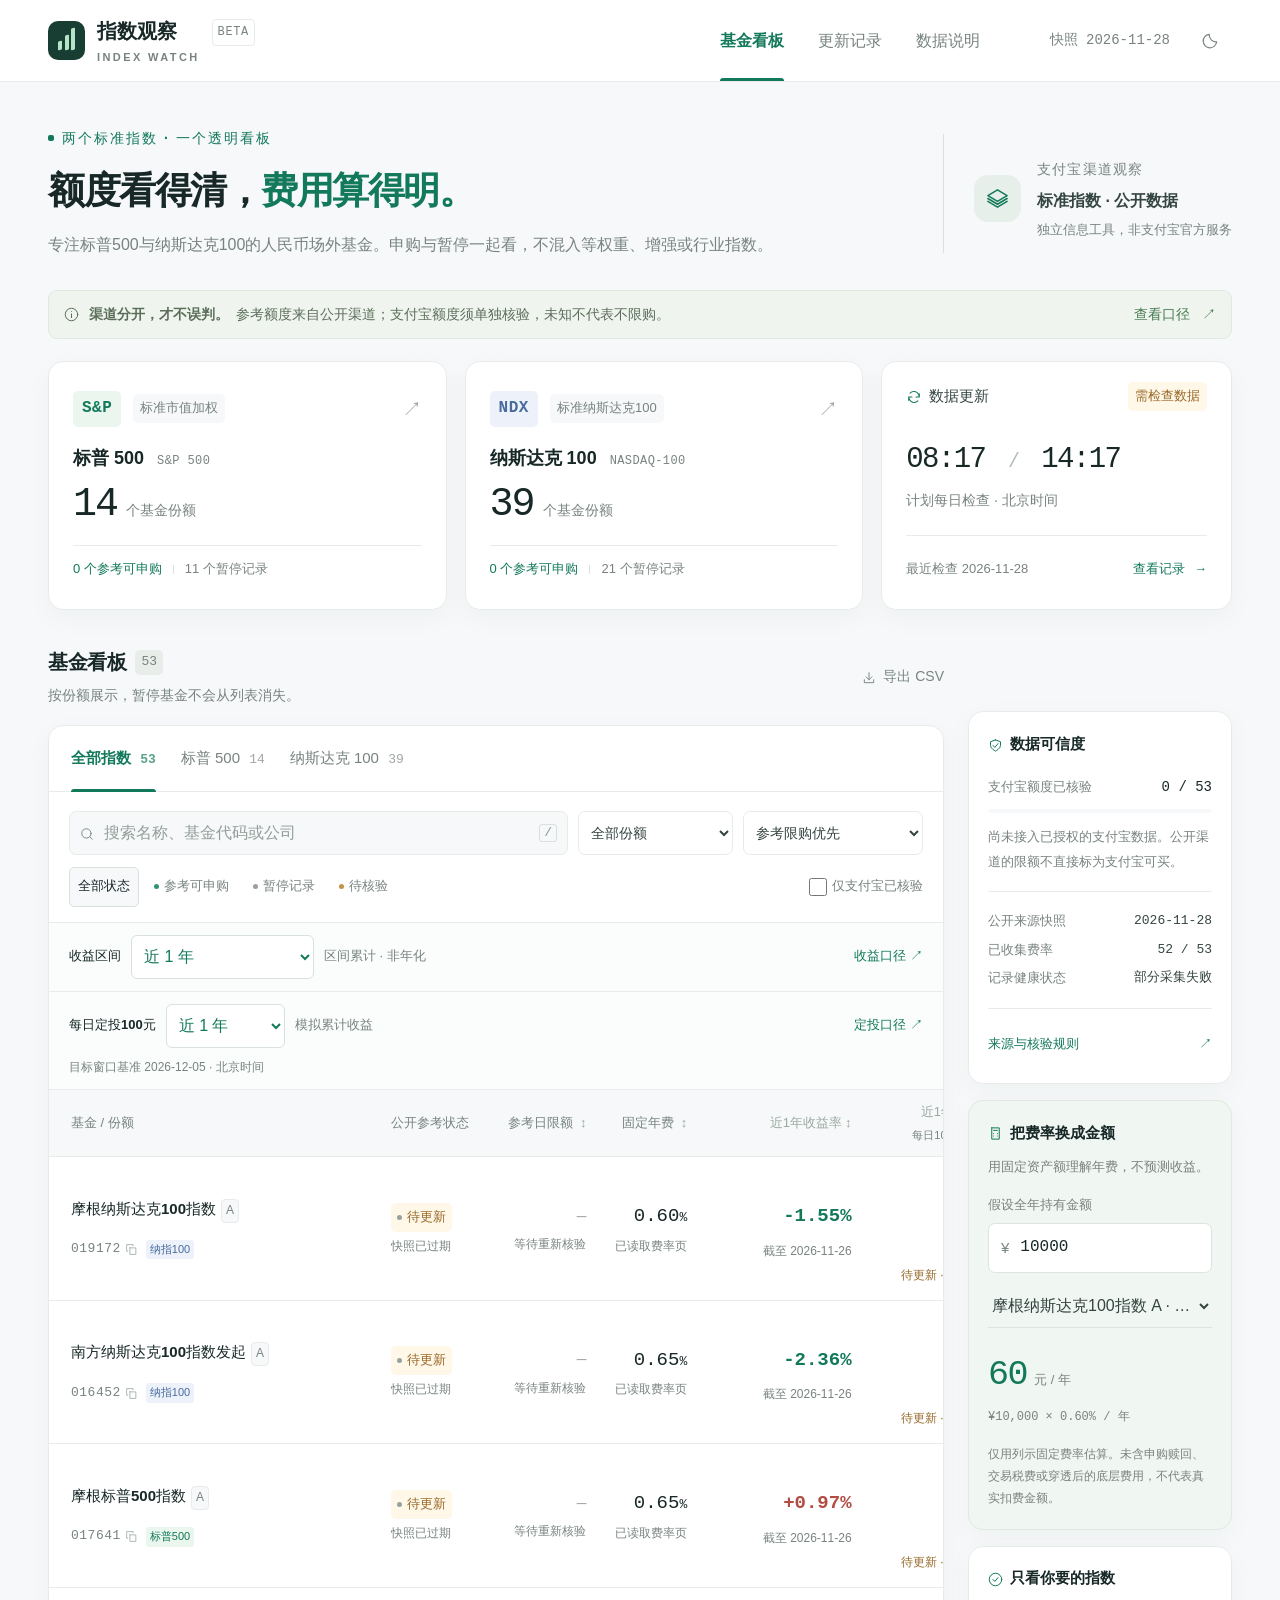
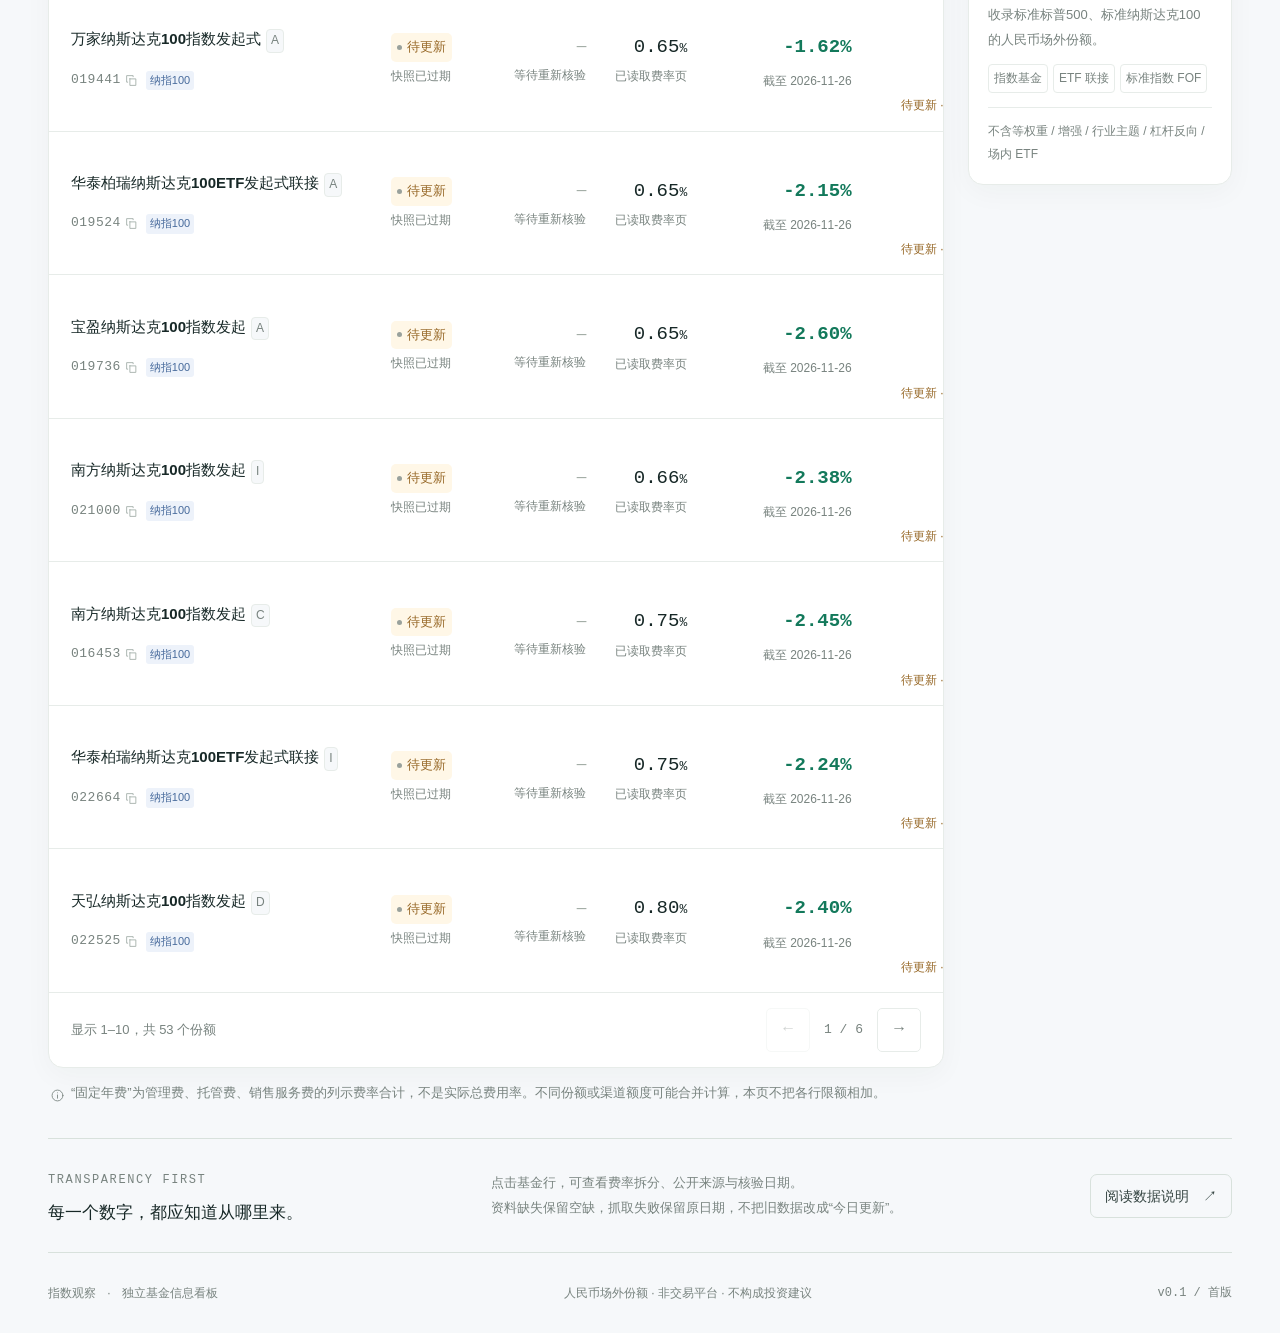
<file: site/index.html>
<!doctype html>
<html lang="zh-CN">
<head>
<meta charset="utf-8"><meta name="viewport" content="width=device-width,initial-scale=1">
<meta name="description" content="标普500与纳斯达克100场外基金观察站：比较公开申购额度、暂停状态与固定年费，独立标注支付宝渠道核验状态。">
<meta name="theme-color" content="#f6f8fa">
<title>指数观察 · 标普500与纳斯达克100基金看板</title>
<style>:root{--bg:#f6f8fa;--surface:#fff;--ink:#172827;--text:#354542;--muted:#78837f;--line:#e7ece9;--line-strong:#d8e1dc;--green:#13795b;--green-tint:#eaf6ee;--blue:#486b9c;--blue-tint:#edf2fa;--amber:#976827;--amber-tint:#fff7e7;--shadow:0 8px 28px rgba(27,49,40,.035);--radius:15px;--mono:'SFMono-Regular',Consolas,'Liberation Mono',monospace;--font:Inter,-apple-system,BlinkMacSystemFont,'Segoe UI','PingFang SC','Microsoft YaHei','Noto Sans CJK SC',sans-serif}
*{box-sizing:border-box}html{scroll-behavior:smooth;scroll-padding-top:90px}body{margin:0;background:var(--bg);color:var(--text);font-family:var(--font);font-size:16px;-webkit-font-smoothing:antialiased}button,input,select{font:inherit;color:inherit}button,a,input,select{-webkit-tap-highlight-color:transparent}button{cursor:pointer}button{background:none;border:0;padding:0}a{color:inherit;text-decoration:none}button:disabled{cursor:not-allowed;opacity:.35}:is(button,a,input,select):focus-visible{outline:3px solid #8bcdb4;outline-offset:3px}svg{width:18px;height:18px;display:inline-block;vertical-align:middle;flex-shrink:0}h1,h2,h3,p{margin:0}button{transition:background .16s,color .16s,transform .16s}button:active{transform:translateY(1px)}.shell{width:min(1440px,calc(100% - 96px));margin:0 auto}.topbar{height:82px;background:var(--surface);border-bottom:1px solid var(--line)}.header-inner{height:100%;display:flex;align-items:center;justify-content:space-between;gap:28px}.brand{display:flex;align-items:center;gap:12px;color:var(--ink);font-size:20px;font-weight:750;white-space:nowrap}.brand small{display:block;font-size:11px;letter-spacing:2.4px;font-weight:650;margin-top:2px;color:var(--muted)}.brand-mark{display:flex;align-items:flex-end;justify-content:center;gap:3px;width:37px;height:39px;border-radius:10px;background:#183d32;padding:10px}.brand-mark i{width:4px;border-radius:1px;background:#b4e4c7;transform:skewY(-15deg)}.brand-mark i:nth-child(1){height:9px}.brand-mark i:nth-child(2){height:15px}.brand-mark i:nth-child(3){height:22px}.beta{font-size:12px;font-family:var(--mono);letter-spacing:.6px;font-weight:500;border:1px solid var(--line);color:var(--muted);padding:3px 5px;border-radius:4px;align-self:flex-start;margin-top:4px}.topbar nav{display:flex;align-items:center;gap:34px;height:100%;margin-left:auto;margin-right:42px;font-size:16px;color:var(--muted)}.topbar nav a,.topbar nav button{position:relative;height:100%;display:flex;align-items:center}.topbar nav .active{color:var(--green);font-weight:650}.topbar nav .active:after{content:'';position:absolute;bottom:0;left:0;right:0;height:3px;background:var(--green);border-radius:3px 3px 0 0}.header-right{display:flex;align-items:center;gap:18px}.header-date{font-size:14px;color:var(--muted);font-family:var(--mono)}.icon-button{display:inline-flex;align-items:center;justify-content:center;width:32px;height:32px;border-radius:8px;color:var(--muted)}.icon-button:hover{background:var(--bg);color:var(--ink)}.hero{display:flex;align-items:center;justify-content:space-between;gap:24px;padding:45px 0 30px}.eyebrow{display:flex;align-items:center;gap:8px;color:var(--green);font-size:14px;letter-spacing:2px;margin-bottom:15px;font-weight:550}.tiny-square{display:inline-block;background:var(--green);width:6px;height:6px;border-radius:2px}h1{font-size:37px;line-height:1.45;letter-spacing:-1.5px;color:var(--ink);font-weight:730}h1 span{color:var(--green)}.hero-copy>p{font-size:16px;line-height:1.9;color:var(--muted);margin-top:12px}.mobile-br{display:none}.hero-stamp{display:flex;align-items:center;gap:16px;padding:22px 0 12px 30px;border-left:1px solid var(--line-strong);min-width:275px}.stamp-icon{background:#e7efea;padding:12px;border-radius:14px;color:var(--green);display:flex}.stamp-icon svg{width:23px;height:23px}.hero-stamp strong{display:block;font-size:16px;margin-top:6px;font-weight:600}.stamp-label{font-size:14px;color:var(--muted);letter-spacing:1.2px}.hero-stamp small{display:block;color:var(--muted);font-size:13px;margin-top:7px}.notice{display:flex;align-items:center;gap:10px;border:1px solid #e1e9df;border-radius:9px;padding:12px 15px;background:#eff5ee;color:#5b6e59;font-size:14px;line-height:1.6}.notice>span{display:flex}.notice svg{width:15px;height:15px}.notice strong{font-weight:600;margin-right:3px}.notice p{flex:1}.notice button{white-space:nowrap;font-size:14px;color:#477c53}.notice button span{margin-left:8px}.overview{display:grid;grid-template-columns:1fr 1fr .88fr;gap:18px;margin-top:22px;margin-bottom:36px}.overview-card{background:var(--surface);border:1px solid var(--line);border-radius:var(--radius);padding:20px 24px;text-align:left;box-shadow:var(--shadow);overflow:hidden}.overview-card:hover:not(.update-card){border-color:#9fbaa9}.card-top{display:flex;align-items:center;gap:12px}.index-symbol{font-family:var(--mono);font-size:16px;font-weight:700;letter-spacing:.5px;color:var(--green);display:flex;justify-content:center;align-items:center;background:var(--green-tint);border-radius:5px;padding:5px 9px}.ndx-card .index-symbol{background:var(--blue-tint);color:var(--blue)}.chip{font-size:13px;color:var(--muted);background:var(--bg);padding:4px 7px;border-radius:5px}.card-arrow{margin-left:auto;color:#a2ada6;font-size:20px}.index-name{margin-top:17px;color:var(--ink);font-size:18px;font-weight:650}.index-name>span{font-family:var(--mono);font-size:12px;color:var(--muted);letter-spacing:.4px;margin-left:8px;font-weight:400}.card-value{display:flex;align-items:baseline;gap:9px;margin-top:8px}.card-value strong{color:var(--ink);font-family:var(--mono);font-size:40px;font-weight:500;line-height:1.25;letter-spacing:-2px}.card-value>span{font-size:14px;color:var(--muted)}.card-foot{margin-top:15px;padding-top:13px;border-top:1px solid var(--line);color:var(--muted);font-size:13px;display:flex;align-items:center;gap:6px}.card-foot .green-text{color:var(--green)}.card-foot i{height:9px;width:1px;background:var(--line-strong);margin:0 5px}.update-label{font-size:15px;display:flex;align-items:center;gap:7px}.update-label svg{color:var(--green);width:16px;height:16px}.update-card .card-top{justify-content:space-between}.amber{background:var(--amber-tint);color:var(--amber)}.update-time{font-family:var(--mono);font-weight:400;font-size:29px;letter-spacing:-1.6px;margin-top:26px;color:var(--ink)}.update-time span{font-size:20px;color:#b3beb6;margin:0 7px}.update-caption{font-size:14px;color:var(--muted);margin-top:6px}.update-card .card-foot{margin-top:24px;justify-content:space-between}.card-foot button{color:var(--green);font-size:13px}.card-foot button span{margin-left:5px}.workspace{display:grid;grid-template-columns:minmax(0,1fr) 264px;gap:24px;align-items:start}.main-column{min-width:0}.section-heading{display:flex;align-items:center;justify-content:space-between;gap:15px;margin-bottom:18px}.section-heading h2{color:var(--ink);font-size:20px;display:flex;align-items:center;gap:9px;letter-spacing:-.4px}.count-chip{font-family:var(--mono);color:var(--muted);background:#e9edea;padding:2px 6px;border-radius:5px;font-size:13px;font-weight:400;letter-spacing:0}.section-heading p{font-size:14px;color:var(--muted);margin-top:6px}.text-button{display:flex;align-items:center;gap:7px;font-size:14px;padding:8px 0;color:var(--muted);white-space:nowrap}.text-button svg{height:14px;width:14px}.text-button:hover{color:var(--green)}.board{background:var(--surface);border:1px solid var(--line);border-radius:var(--radius);box-shadow:var(--shadow);overflow:hidden}.tabs{display:flex;align-items:center;gap:25px;padding:0 22px;border-bottom:1px solid var(--line);height:59px}.tabs button{height:100%;position:relative;color:var(--muted);font-size:15px;white-space:nowrap}.tabs button span{font-family:var(--mono);font-size:13px;margin-left:5px;opacity:.7}.tabs button.selected{color:var(--green);font-weight:650}.tabs button.selected:after{content:'';height:3px;left:0;right:0;bottom:-1px;background:var(--green);position:absolute;border-radius:3px 3px 0 0}.filterbar{display:flex;gap:10px;padding:19px 20px 12px}.search{display:flex;align-items:center;flex:1;min-width:160px;gap:8px;background:var(--bg);border:1px solid var(--line);border-radius:7px;height:35px;padding:0 10px;color:var(--muted)}.search svg{width:14px;height:14px}.search input{width:100%;background:transparent;border:0;outline:none;font-size:14px;min-width:0}.search input::placeholder{color:#949e98}.search kbd{border:1px solid var(--line-strong);border-radius:3px;font-family:var(--mono);font-size:13px;line-height:16px;padding:0 4px;color:#89968e}.select-wrap select{width:116px;height:35px;border:1px solid var(--line);border-radius:7px;background:var(--surface);padding:0 8px;font-size:14px}.select-wrap:last-child select{width:133px}.statusbar{display:flex;align-items:center;gap:6px;padding:0 20px 15px;flex-wrap:wrap}.statusbar button{display:flex;align-items:center;gap:5px;font-size:13px;color:var(--muted);padding:6px 8px;border:1px solid transparent;border-radius:5px;white-space:nowrap}.statusbar button.chosen{border-color:var(--line-strong);background:var(--bg);color:var(--ink)}.statusbar button:hover{background:var(--bg)}.dot{width:5px;height:5px;border-radius:50%;display:inline-block;flex-shrink:0}.green{background:#309670}.gray{background:#99a19c}.amber-dot{background:#c69249}.only-verified{margin-left:auto;display:flex;align-items:center;gap:5px;color:var(--muted);font-size:13px;white-space:nowrap;cursor:pointer}.only-verified input{width:12px;height:12px;accent-color:var(--green);margin:0}.table-scroll{width:100%;overflow:auto}table{width:100%;border-collapse:collapse;text-align:left}thead{background:var(--bg)}th{padding:12px 10px;border-top:1px solid var(--line);border-bottom:1px solid var(--line);font-weight:500;font-size:13px;color:var(--muted);white-space:nowrap}th:first-child{padding-left:22px;min-width:225px}th:nth-child(3),th:nth-child(4),th:nth-child(5){text-align:right}th:nth-child(6){text-align:center}th button{font-size:inherit}th button span{color:#9caaa0;margin-left:3px}td{padding:15px 10px;border-bottom:1px solid var(--line);vertical-align:middle;height:81px}td:first-child{padding-left:22px}.fund-main{display:flex;align-items:center;gap:9px;max-width:330px}.fund-name{font-size:14px;color:var(--ink);line-height:1.55;text-align:left;font-weight:550}.fund-name:hover{color:var(--green)}.class-badge{background:var(--bg);color:var(--muted);font-size:12px;border:1px solid var(--line);padding:1px 4px;border-radius:4px;margin-left:5px;display:inline-block;font-weight:500}.fund-meta{margin-top:6px;display:flex;align-items:center;gap:8px;color:var(--muted)}.fund-code{font-family:var(--mono);font-size:13px;letter-spacing:.5px;display:inline-flex;align-items:center;gap:4px}.fund-code svg{width:10px;height:10px;color:#a2ada7}.index-pill{border-radius:3px;padding:1px 4px;background:var(--green-tint);color:var(--green);font-size:11px;line-height:1.6;white-space:nowrap}.index-pill.ndx{background:var(--blue-tint);color:var(--blue)}.status-badge{display:inline-flex;align-items:center;gap:5px;padding:4px 6px;background:var(--green-tint);border-radius:5px;color:var(--green);font-size:12px;white-space:nowrap}.status-badge.paused{background:#f0f2f1;color:#8b958f}.status-badge.unknown,.status-badge.stale{background:var(--amber-tint);color:var(--amber)}.status-sub{display:block;font-size:11px;margin-top:5px;color:var(--muted);white-space:nowrap}.number-cell{text-align:right;white-space:nowrap}.quota-number{font-size:18px;font-family:var(--mono);color:var(--ink);font-weight:500}.quota-number .currency{font-size:14px;margin-right:2px}.rate-number{font-size:18px;font-family:var(--mono);color:var(--ink);font-weight:500}.rate-number span{font-size:13px}.cell-sub{display:block;font-size:11px;color:var(--muted);margin-top:5px;white-space:nowrap}.muted-value{font-size:16px;color:#a2aca5;font-family:var(--mono)}.channel-cell{text-align:center;white-space:nowrap}.channel-label{font-size:13px;color:var(--muted);display:inline-block;border-bottom:1px dashed var(--line-strong);padding-bottom:2px}.channel-label.verified{color:var(--green)}.row-more{color:#a2ada7;padding:7px;font-size:19px}.row-more:hover{color:var(--green);background:var(--green-tint);border-radius:5px}tbody tr:hover{background:color-mix(in srgb,var(--green-tint) 30%,var(--surface))}.table-footer{display:flex;align-items:center;justify-content:space-between;padding:15px 22px;font-size:13px;color:var(--muted);gap:10px}.pagination{display:flex;align-items:center;gap:14px;font-family:var(--mono)}.pagination button{display:flex;align-items:center;justify-content:center;border:1px solid var(--line);border-radius:5px;width:26px;height:26px;font-size:16px}.pagination button:hover{background:var(--bg)}.table-note{display:flex;gap:7px;align-items:flex-start;margin:13px 3px 0;font-size:13px;color:var(--muted);line-height:1.8}.table-note svg{height:13px;width:13px;margin-top:3px}.table-note strong{font-weight:500}.sidebar{padding-top:65px;display:flex;flex-direction:column;gap:16px}.side-card{background:var(--surface);border:1px solid var(--line);border-radius:var(--radius);padding:19px;box-shadow:var(--shadow)}.side-title{display:flex;align-items:center;gap:7px;color:var(--ink);margin-bottom:19px}.side-title svg{width:15px;height:15px;color:var(--green)}.side-title h3{font-size:15px;font-weight:650}.trust-row{display:flex;align-items:center;justify-content:space-between;font-size:13px}.trust-row>span{color:var(--muted)}.trust-row strong{font-size:14px;font-family:var(--mono);color:var(--ink);font-weight:500}.trust-track{height:4px;background:var(--bg);border-radius:3px;margin-top:11px;overflow:hidden}.trust-track span{display:block;background:var(--green);height:100%;width:0}.side-muted{font-size:13px;line-height:1.9;color:var(--muted);margin-top:12px}.status-lines{border-top:1px solid var(--line);border-bottom:1px solid var(--line);margin-top:16px;padding:11px 0}.status-lines>div{display:flex;justify-content:space-between;align-items:center;font-size:13px;margin:8px 0;gap:8px}.status-lines span{color:var(--muted)}.status-lines strong{font-weight:400;font-size:13px;font-family:var(--mono)}.side-link{display:flex;justify-content:space-between;align-items:center;width:100%;font-size:13px;margin-top:15px;color:var(--green)}.cost-panel{background:#f0f6f1;border-color:#e0eae1}.cost-panel .side-title{margin-bottom:9px}.cost-panel .side-muted{margin-top:0}.amount-label{display:block;font-size:13px;margin:16px 0 7px;color:var(--muted)}.amount-input{display:flex;gap:9px;align-items:center;padding:10px 12px;background:var(--surface);border:1px solid #dce6dc;border-radius:7px}.amount-input>span{font-size:15px;color:var(--muted)}.amount-input input{width:100%;border:0;background:transparent;outline:none;font-family:var(--mono);font-size:18px;color:var(--ink);-moz-appearance:textfield}.amount-input input::-webkit-inner-spin-button{display:none}.calc-select{width:100%;font-size:13px;background:transparent;border:0;margin-top:11px;padding:6px 0;border-bottom:1px solid #dce6dc;outline:none;text-overflow:ellipsis}.calc-select option{background:var(--surface)}.cost-value{color:var(--green);display:flex;align-items:baseline;gap:7px;margin-top:19px}.cost-value>span{font-family:var(--mono);font-size:35px;letter-spacing:-1.5px}.cost-value small{font-size:13px;color:var(--muted)}.cost-equation{font-family:var(--mono);color:var(--muted);font-size:12px;margin-top:5px}.fineprint{font-size:12px;color:var(--muted);line-height:1.85;margin-top:16px}.scope-panel>p{font-size:13px;line-height:1.9;color:var(--muted)}.scope-tags{display:flex;gap:5px;flex-wrap:wrap;margin-top:11px}.scope-tags span{font-size:12px;border:1px solid var(--line);padding:4px 5px;border-radius:4px;color:var(--muted)}.scope-excluded{font-size:12px;color:var(--muted);border-top:1px solid var(--line);line-height:1.9;padding-top:12px;margin-top:14px}.scope-panel .side-title{margin-bottom:12px}.bottom-note{margin:34px 0 30px;padding:26px 0;border-top:1px solid var(--line-strong);border-bottom:1px solid var(--line-strong);display:flex;justify-content:space-between;align-items:center;gap:24px}.small-label{font-family:var(--mono);font-size:12px;color:var(--muted);letter-spacing:1.6px}.bottom-note h3{margin-top:8px;font-size:17px;line-height:1.6;color:var(--ink);font-weight:550}.bottom-note p{font-size:13px;line-height:1.9;color:var(--muted)}.outline-button{font-size:13px;white-space:nowrap;padding:10px 14px;border:1px solid var(--line-strong);border-radius:7px}.outline-button:hover{background:var(--surface)}.outline-button span{margin-left:10px}.footer{display:flex;align-items:center;justify-content:space-between;gap:20px;font-size:12px;color:var(--muted);padding-bottom:28px;line-height:1.8}.footer-dot{padding:0 8px}.footer button{font-size:12px;font-family:var(--mono)}.empty-state{text-align:center;padding:55px 20px}.empty-state svg{width:32px;height:32px;color:#a2b3a7}.empty-state h3{font-size:18px;margin:14px 0 8px}.empty-state p{font-size:15px;color:var(--muted);line-height:1.8}.primary-button{background:var(--green);color:white;border-radius:7px;padding:11px 19px;font-size:15px;margin-top:18px}.empty-state[hidden]{display:none}.sr-only{position:absolute;width:1px;height:1px;overflow:hidden;clip:rect(0,0,0,0);white-space:nowrap}.skip-link{position:fixed;top:-60px;left:12px;background:var(--green);color:white;padding:10px;z-index:500}.skip-link:focus{top:10px}.toast{position:fixed;left:50%;bottom:30px;transform:translate(-50%,18px);background:#203e33;color:#fff;padding:12px 20px;box-shadow:0 10px 25px #0002;border-radius:9px;font-size:15px;opacity:0;pointer-events:none;transition:all .2s;z-index:999;max-width:calc(100vw - 35px);text-align:center}.toast.visible{opacity:1;transform:translate(-50%,0)}dialog{border:1px solid var(--line);background:var(--surface);color:var(--text);box-shadow:0 24px 100px #10251a2e;border-radius:18px;padding:27px;width:min(620px,calc(100% - 30px));max-height:90vh;overflow:auto}dialog::backdrop{background:#12251b66;backdrop-filter:blur(3px)}.dialog-top{display:flex;align-items:center;justify-content:space-between;gap:15px}.dialog-top .close-dialog{margin-right:-5px;margin-top:-5px}.dialog-index{margin:12px 0}.detail-dialog h2,.info-dialog h2{font-size:22px;line-height:1.6;letter-spacing:-.5px;color:var(--ink);margin-top:15px}.detail-code{display:flex;align-items:center;gap:10px;margin-top:9px;color:var(--muted);font-size:15px}.detail-code button{font-size:14px;color:var(--green)}.detail-grid{display:grid;grid-template-columns:1fr 1fr;gap:12px;margin-top:24px}.detail-stat{padding:16px;background:var(--bg);border:1px solid var(--line);border-radius:10px}.detail-stat label{display:block;font-size:13px;color:var(--muted);margin-bottom:9px}.detail-stat strong{font-family:var(--mono);font-size:24px;color:var(--ink);font-weight:500}.detail-stat small{display:block;color:var(--muted);font-size:13px;margin-top:7px;line-height:1.7}.detail-dialog h3{font-size:16px;color:var(--ink);margin:25px 0 12px}.fee-breakdown{display:grid;grid-template-columns:repeat(3,1fr);gap:8px}.fee-breakdown>div{border:1px solid var(--line);padding:13px;border-radius:8px}.fee-breakdown span{font-size:13px;color:var(--muted);display:block}.fee-breakdown strong{font-family:var(--mono);font-size:18px;font-weight:500;display:block;margin-top:8px}.detail-note{font-size:14px;color:var(--muted);line-height:1.9;margin-top:12px}.detail-notice{padding:12px 15px;border:1px solid #eee2c8;background:var(--amber-tint);border-radius:8px;font-size:14px;color:var(--amber);line-height:1.8;margin-top:18px}.source-link{display:flex;justify-content:space-between;align-items:center;padding:11px 0;border-bottom:1px solid var(--line);font-size:14px;gap:15px}.source-link a{color:var(--green)}.source-link small{color:var(--muted);font-family:var(--mono);font-size:13px}.source-link a:hover{text-decoration:underline}.detail-actions{display:flex;gap:10px;margin-top:22px}.detail-actions button{flex:1;margin:0}.info-dialog section{margin-top:22px}.info-dialog h3{font-size:16px;color:var(--ink);margin:0 0 8px}.info-dialog p{font-size:15px;color:var(--muted);line-height:1.9}.info-dialog p+p{margin-top:10px}.info-dialog code{font-family:var(--mono);font-size:14px;background:var(--bg);padding:2px 4px}.info-dialog a{color:var(--green)}.history-item{position:relative;border-left:1px solid var(--line-strong);padding:0 0 20px 18px;margin-left:5px}.history-item:before{content:'';position:absolute;top:6px;left:-4px;border-radius:50%;width:7px;height:7px;background:var(--green)}.history-item time{font-family:var(--mono);font-size:13px;color:var(--muted)}.history-item h3{margin-top:8px}.noscript-note{padding:30px;background:#fff2d9;text-align:center}.error-color{color:var(--amber)!important}
[data-theme=dark]{--bg:#111c19;--surface:#192521;--ink:#e3eee7;--text:#c8d6cd;--muted:#8a9e92;--line:#2b3a31;--line-strong:#3a5042;--green:#83cfaa;--green-tint:#253e31;--blue:#a2b8db;--blue-tint:#29374a;--amber:#d8b578;--amber-tint:#3a3122;--shadow:none}[data-theme=dark] .notice{background:#223629;border-color:#3d513d;color:#b3c7ad}[data-theme=dark] .notice button{color:#b6dbbd}[data-theme=dark] .cost-panel{background:#21352a;border-color:var(--line)}[data-theme=dark] .count-chip,[data-theme=dark] .stamp-icon{background:#294334}[data-theme=dark] .status-badge.paused{background:#28312b;color:#92a294}[data-theme=dark] .primary-button{color:#123724}[data-theme=dark] .amount-input{border-color:var(--line)}
@media(min-width:1550px){.shell{width:min(1440px,calc(100% - 120px))}.workspace{grid-template-columns:minmax(0,1fr) 282px}.fund-name{font-size:15px}th,td{padding-left:14px;padding-right:14px}}
@media(max-width:1200px){.shell{width:calc(100% - 52px)}.workspace{grid-template-columns:minmax(0,1fr) 238px;gap:18px}.sidebar .side-card{padding:16px}.topbar nav{margin-right:16px;gap:24px}h1{font-size:33px}.hero-stamp{min-width:240px;padding-left:22px}.overview-card{padding:18px}.overview{gap:14px}.index-name>span{display:none}.table-scroll{overflow-x:auto}table{min-width:700px}.only-verified{margin-left:0}.statusbar{gap:3px}.filterbar{flex-wrap:wrap}.search{min-width:170px}.select-wrap select{width:95px}.select-wrap:last-child select{width:124px}.update-time{font-size:26px}.card-foot{font-size:12px}.bottom-note p{max-width:350px}}
@media(max-width:1000px){.workspace{grid-template-columns:1fr}.sidebar{padding-top:4px;display:grid;grid-template-columns:1fr 1fr 1fr;gap:14px}.hero-stamp{display:none}.overview{grid-template-columns:1fr 1fr .9fr}.overview-card{padding:18px}.update-time{font-size:25px}.index-name{font-size:17px}.card-foot{flex-wrap:wrap}.card-foot i{margin:0 2px}.statusbar .only-verified{margin-left:auto}.bottom-note{flex-wrap:wrap}.bottom-note p{max-width:none}.section-heading p{font-size:15px}.fund-name{font-size:15px}.update-card .card-foot{font-size:12px;gap:8px}}
@media(max-width:700px){.shell{width:calc(100% - 32px)}.topbar{height:66px}.brand{font-size:19px;gap:9px}.brand-mark{width:32px;height:34px;padding:9px;gap:3px}.brand-mark i{width:3px}.brand-mark i:nth-child(3){height:19px}.brand small{font-size:11px;letter-spacing:1.8px}.beta{display:none}.topbar nav{display:none}.header-right{gap:8px}.header-date{font-size:12px}.hero{padding:29px 0 21px}.eyebrow{font-size:12px;letter-spacing:1.4px;margin-bottom:11px}h1{font-size:27px;letter-spacing:-1.1px}.hero-copy>p{font-size:14px;margin-top:10px;line-height:1.9}.mobile-br{display:inline}.notice{align-items:flex-start;padding:10px 12px;font-size:13px;gap:7px}.notice>span{margin-top:2px}.notice p{line-height:1.85}.notice button{display:none}.notice strong{font-weight:650}.overview{grid-template-columns:1fr 1fr;gap:11px;margin-top:16px;margin-bottom:25px}.overview-card{padding:15px 14px;border-radius:12px}.card-top{gap:6px}.index-symbol{font-size:13px;padding:4px 6px}.card-top .chip{font-size:11px;padding:3px 4px}.card-arrow{display:none}.index-name{font-size:16px;margin-top:13px}.card-value{gap:7px;margin-top:9px}.card-value strong{font-size:33px}.card-value>span{font-size:12px}.card-foot{font-size:11px;gap:3px;margin-top:13px;padding-top:10px;min-height:23px}.card-foot i{margin:0 2px}.update-card{grid-column:1/-1;display:grid;grid-template-columns:1fr auto;align-items:center;gap:8px 15px;padding:12px 15px}.update-card .card-top{display:contents}.update-label{font-size:13px;grid-column:1;grid-row:1}.update-card .chip{grid-column:2;grid-row:1;font-size:12px;justify-self:end}.update-time{font-size:21px;margin:0;grid-row:2;grid-column:1;letter-spacing:-1px}.update-time span{font-size:16px}.update-caption{font-size:12px;margin:0;grid-row:3;grid-column:1}.update-card .card-foot{grid-row:2/4;grid-column:2;display:block;margin:0;padding:0;border:0;text-align:right;font-size:12px}.update-card .card-foot button{display:block;margin-top:7px;font-size:12px;margin-left:auto}.section-heading{margin-bottom:13px}.section-heading h2{font-size:19px}.section-heading p{font-size:13px}.text-button{font-size:13px}.tabs{padding:0 14px;gap:20px;height:53px}.tabs button{font-size:14px}.tabs button span{font-size:12px;margin-left:3px}.filterbar{padding:15px 13px 11px;gap:8px}.search{flex-basis:100%;height:36px}.search input{font-size:15px}.search kbd{display:none}.select-wrap{flex:1}.select-wrap select,.select-wrap:last-child select{width:100%;height:32px;font-size:13px}.statusbar{padding:0 11px 12px;gap:2px}.statusbar button{font-size:12px;padding:5px 6px}.statusbar .only-verified{margin-left:0;flex-basis:100%;margin-top:8px;padding-left:6px;font-size:13px}.table-scroll{position:relative}table{min-width:665px}th:first-child,td:first-child{padding-left:15px;min-width:220px}th{font-size:12px;padding:11px 8px}td{padding:14px 8px;height:80px}.fund-name{font-size:14px}.table-footer{font-size:12px;padding:13px 14px}.table-note{font-size:12px;margin-top:10px}.sidebar{grid-template-columns:1fr 1fr;gap:12px}.scope-panel{grid-column:1/-1}.sidebar .side-card{padding:15px;border-radius:12px}.side-title h3{font-size:14px}.side-title{gap:5px;margin-bottom:15px}.side-muted{font-size:12px}.trust-row{display:block;font-size:12px}.trust-row strong{display:block;margin-top:6px;font-size:16px}.status-lines>div{font-size:12px;gap:4px}.status-lines strong{font-size:11px}.side-link{font-size:12px}.amount-label{font-size:12px}.amount-input{padding:9px}.amount-input input{font-size:16px}.calc-select{font-size:12px}.cost-value>span{font-size:30px}.cost-value small{font-size:11px}.cost-equation{font-size:11px;line-height:1.6}.fineprint{font-size:11px}.scope-panel>p{font-size:13px}.scope-panel .side-title{margin-bottom:8px}.scope-tags{margin-top:10px}.scope-excluded{font-size:12px}.bottom-note{margin:23px 0;padding:21px 0;gap:16px}.bottom-note h3{font-size:16px}.bottom-note p{font-size:13px}.bottom-note .outline-button{font-size:13px}.footer{flex-wrap:wrap;justify-content:space-between;gap:10px;font-size:11px;padding-bottom:24px}.footer>span:nth-child(2){flex-basis:100%;order:3}.footer button{font-size:11px}.detail-dialog,.info-dialog{padding:20px;border-radius:14px;max-height:90vh}.detail-dialog h2,.info-dialog h2{font-size:20px}.detail-grid{gap:9px}.detail-stat{padding:13px}.detail-stat strong{font-size:21px}.fee-breakdown{gap:6px}.fee-breakdown>div{padding:11px 8px}.fee-breakdown strong{font-size:16px}.source-link{align-items:flex-start}.source-link small{font-size:12px;white-space:nowrap}.detail-actions{flex-direction:column}.detail-actions button{padding:12px}.info-dialog p{font-size:14px}}
@media(prefers-reduced-motion:reduce){*{scroll-behavior:auto!important;transition:none!important}}

.mobile-table-hint{display:none}@media(max-width:700px){.mobile-table-hint{display:block;padding:0 16px 12px;font-size:12px;color:var(--muted);line-height:1.7}}

/* Historical return periods */
.performancebar{display:flex;align-items:center;gap:10px;padding:12px 20px;border-top:1px solid var(--line);font-size:13px;color:var(--muted);background:color-mix(in srgb,var(--green-tint) 25%,var(--surface));flex-wrap:wrap}
.performancebar label{color:var(--ink);font-weight:550}.performancebar select{font-size:14px;border:1px solid var(--line-strong);background:var(--surface);border-radius:6px;padding:6px 25px 6px 8px;color:var(--green);min-height:32px}.performancebar>button{margin-left:auto;color:var(--green);font-size:13px}.performancebar>span{font-size:12px}.return-heading{min-width:116px}.return-cell{min-width:116px}.return-value{font-family:var(--mono);font-size:17px;font-weight:550;white-space:nowrap}.return-value:hover{text-decoration:underline;text-underline-offset:4px}.return-positive{color:#b34c43}.return-negative{color:var(--green)}.return-neutral{color:var(--ink)}[data-theme="dark"] .return-positive{color:#ef9388}.return-detail-tag{font-size:13px;font-weight:400;color:var(--muted);margin-left:5px}.return-detail-grid{display:grid;grid-template-columns:repeat(3,minmax(0,1fr));gap:8px}.return-detail-grid>div{padding:13px 10px;border:1px solid var(--line);border-radius:8px;min-width:0}.return-detail-grid span{display:block;font-size:13px;color:var(--muted)}.return-detail-grid strong{display:block;font:500 17px var(--mono);margin:9px 0}.return-detail-grid small{display:block;font:9px/1.7 var(--mono);color:var(--muted)}
@media(min-width:1001px){.workspace table{min-width:850px}}
@media(max-width:1000px){.workspace table{min-width:820px}}
@media(max-width:700px){.performancebar{padding:10px 13px;gap:8px}.performancebar select{font-size:13px}.performancebar>span{font-size:11px}.performancebar>button{font-size:12px}.workspace table{min-width:790px}.return-detail-grid{grid-template-columns:repeat(2,minmax(0,1fr))}.return-detail-grid strong{font-size:18px}}

/* Comfortable reading sizes and touch-friendly layouts. */
body{line-height:1.6;text-size-adjust:100%;-webkit-text-size-adjust:100%}
.filterbar{flex-wrap:wrap}.search{height:44px;min-width:180px}.search input{font-size:16px}.select-wrap select,.select-wrap:last-child select{height:44px;width:155px;font-size:14px}.select-wrap:last-child select{width:180px}
.statusbar button{min-height:40px}.only-verified{min-height:40px}.only-verified input{width:18px;height:18px}.icon-button{width:44px;height:44px}.pagination button{width:44px;height:44px;font-size:16px}.tabs{height:66px}.tabs button{font-size:15px}
.workspace table{min-width:980px}.fund-name{font-size:15px;line-height:1.65;min-height:40px}.fund-code{min-height:36px;font-size:13px}.fund-code svg{width:13px;height:13px}.fund-meta{margin-top:2px;flex-wrap:wrap}.class-badge{font-size:12px}.status-badge{font-size:13px}.status-sub,.cell-sub{font-size:12px;line-height:1.6}.quota-number,.rate-number,.return-value{font-size:19px}.return-value{min-height:40px}.row-more{min-width:44px;min-height:44px}.channel-label{min-height:40px;display:inline-flex;align-items:center}.return-heading,.return-cell{min-width:150px}
.performancebar select{font-size:16px;min-height:44px}.performancebar>span,.performancebar>button{font-size:13px}.performancebar>button{min-height:44px}.amount-input input,.calc-select{font-size:16px}.calc-select{min-height:44px}.primary-button,.outline-button{min-height:44px;font-size:14px}.text-button,.side-link,.card-foot button{min-height:40px}.return-detail-grid strong{font-size:21px}.return-detail-grid small{font-size:12px;overflow-wrap:anywhere}.return-detail-grid span{font-size:13px}.source-link{overflow-wrap:anywhere}.source-link a{min-width:0}.source-link small{font-size:12px;white-space:normal}.detail-code{flex-wrap:wrap}.detail-code button{min-height:44px}.detail-note,.detail-notice,.info-dialog p{font-size:14px}.fee-breakdown span{font-size:13px}.detail-stat label,.detail-stat small{font-size:13px}.table-note,.bottom-note p{font-size:13px}.sidebar,.side-card,.overview-card{min-width:0}.table-scroll{max-width:100%;overscroll-behavior-x:contain}
@media(min-width:701px) and (max-width:1240px){.workspace{grid-template-columns:minmax(0,1fr)}.sidebar{padding-top:4px;display:grid;grid-template-columns:repeat(3,minmax(0,1fr))}.hero-stamp{display:none}.scope-panel{grid-column:auto}}
@media(max-width:700px){
 .shell{width:calc(100% - 28px)}.topbar{height:76px}.header-inner{gap:12px}.header-date{display:none}.brand{font-size:20px}.brand small{font-size:10px}.hero{padding:28px 0 22px}h1{font-size:30px;line-height:1.5}.hero-copy>p{font-size:15px}.eyebrow{font-size:12px;letter-spacing:1px}.notice{font-size:13px;line-height:1.85}
 .overview{grid-template-columns:repeat(2,minmax(0,1fr));gap:10px}.overview-card{padding:16px 12px}.overview-card .card-top .chip{display:none}.index-symbol{font-size:13px}.index-name{font-size:16px}.card-value{flex-wrap:wrap;gap:4px 8px}.card-value strong{font-size:36px}.card-value>span{font-size:12px}.card-foot{font-size:12px;flex-wrap:wrap;gap:4px;line-height:1.7}.card-foot i{display:none}
 .update-card{display:block;grid-column:1/-1;padding:16px}.update-card .card-top{display:flex;justify-content:space-between}.update-card .card-top .chip{display:inline-block;font-size:12px}.update-label{font-size:14px}.update-time{font-size:28px;margin-top:12px;letter-spacing:-1px}.update-time span{font-size:20px}.update-caption{font-size:13px;margin-top:4px}.update-card .card-foot{display:flex;justify-content:space-between;margin-top:14px;padding-top:10px;border-top:1px solid var(--line);text-align:left;font-size:13px}.update-card .card-foot button{display:inline-block;font-size:13px;margin:0}
 .section-heading{align-items:flex-start}.section-heading h2{font-size:20px}.section-heading p{font-size:13px}.text-button{font-size:13px}.tabs{height:auto;min-height:64px;gap:0;padding:0 8px;justify-content:space-between}.tabs button{flex:1;min-width:0;min-height:64px;padding:8px 4px;font-size:14px;white-space:normal;line-height:1.5}.tabs button span{display:block;font-size:12px;margin:3px 0 0}
 .filterbar{display:grid;grid-template-columns:repeat(2,minmax(0,1fr));padding:16px 14px 12px;gap:10px}.search{grid-column:1/-1;min-width:0;height:46px}.search input{font-size:16px}.select-wrap{min-width:0}.select-wrap select,.select-wrap:last-child select{width:100%;min-width:0;height:44px;font-size:16px;text-overflow:ellipsis}.statusbar{padding:0 10px 12px;gap:2px}.statusbar button{font-size:13px;min-height:44px;padding:6px}.statusbar .only-verified{font-size:14px;min-height:44px;margin-top:5px;gap:8px}
 .performancebar{padding:12px 14px;gap:8px 10px;font-size:14px}.performancebar label{font-size:14px}.performancebar select{flex:1;min-width:0;max-width:100%;font-size:16px;min-height:44px}.performancebar>span{font-size:12px}.performancebar>button{font-size:13px;min-height:44px}
 .mobile-table-hint{font-size:12px;padding:12px 14px 4px;line-height:1.75}.workspace table{display:block;min-width:0;width:100%}.table-scroll{overflow:visible}.table-scroll thead{position:absolute;width:1px;height:1px;overflow:hidden;clip:rect(0,0,0,0);white-space:nowrap}.table-scroll tbody{display:grid;gap:12px;padding:12px;background:var(--bg)}.table-scroll tbody tr{display:grid;grid-template-columns:repeat(2,minmax(0,1fr));gap:14px 12px;padding:16px 14px;background:var(--surface);border:1px solid var(--line);border-radius:12px}.table-scroll tbody td{display:block;min-width:0;min-height:0;width:auto;height:auto;padding:0;border:0;text-align:left;white-space:normal}.table-scroll tbody td:first-child{grid-column:1/-1;min-width:0;padding-bottom:10px;border-bottom:1px solid var(--line)}.table-scroll tbody td[data-label]::before{content:attr(data-label);display:block;font-size:12px;line-height:1.6;color:var(--muted);margin-bottom:5px}.table-scroll tbody td:last-child{grid-column:1/-1;border-top:1px solid var(--line);padding-top:8px}.fund-main{max-width:none;min-width:0}.fund-name{font-size:16px;min-height:44px;overflow-wrap:anywhere}.fund-code{font-size:14px;min-height:44px}.fund-code svg{width:14px;height:14px}.fund-meta{gap:6px 12px}.index-pill{font-size:12px}.class-badge{font-size:12px}.status-badge{font-size:13px;white-space:normal}.status-sub,.cell-sub{font-size:12px;white-space:normal;overflow-wrap:anywhere}.quota-number,.rate-number,.return-value{font-size:20px}.return-value{min-height:44px;text-align:left}.muted-value{font-size:16px}.channel-label{min-height:44px;font-size:14px}.row-more{display:flex;align-items:center;justify-content:space-between;min-height:44px;width:100%;padding:0 4px;color:var(--green);font-size:18px}.row-more::before{content:'查看详情';font:14px var(--font)}
 .table-footer{font-size:12px;flex-wrap:wrap;gap:12px;padding:14px}.pagination{margin-left:auto;gap:12px}.table-note{font-size:13px}.sidebar{display:grid;grid-template-columns:minmax(0,1fr);gap:14px;padding-top:8px}.sidebar .side-card{padding:20px}.scope-panel{grid-column:auto}.side-title h3{font-size:17px}.side-muted,.scope-panel>p{font-size:14px}.trust-row{display:flex;font-size:14px}.trust-row strong{font-size:16px;margin:0}.status-lines>div{font-size:14px;gap:12px}.status-lines strong{font-size:13px}.side-link,.amount-label{font-size:14px}.amount-input input,.calc-select{font-size:16px}.cost-value>span{font-size:36px}.cost-value small,.cost-equation,.fineprint,.scope-excluded,.scope-tags span{font-size:13px}
 .bottom-note{gap:18px}.bottom-note h3{font-size:18px}.bottom-note p{font-size:14px}.bottom-note .outline-button{font-size:14px}.footer{font-size:12px}.footer button{font-size:12px;min-height:44px}.detail-dialog,.info-dialog{padding:20px 16px;max-width:calc(100% - 20px);max-height:calc(100dvh - 24px)}.detail-dialog h2,.info-dialog h2{font-size:22px}.detail-stat{padding:12px}.detail-stat strong{font-size:22px}.return-detail-grid{grid-template-columns:repeat(2,minmax(0,1fr));gap:10px}.return-detail-grid strong{font-size:21px}.return-detail-grid small{font-size:12px}.fee-breakdown{grid-template-columns:1fr}.fee-breakdown>div{display:flex;align-items:center;justify-content:space-between;gap:12px}.fee-breakdown strong{font-size:18px;margin:0}.detail-note,.detail-notice,.info-dialog p{font-size:14px}.source-link{gap:10px;flex-wrap:wrap;font-size:14px}.source-link small{font-size:12px;white-space:normal}.detail-actions{flex-direction:column}.detail-actions button{min-height:48px}.toast{font-size:14px}
}
@media(max-width:400px){.filterbar{grid-template-columns:minmax(0,1fr)}.table-scroll tbody tr{padding:14px 12px;gap:12px 10px}.return-detail-grid{grid-template-columns:minmax(0,1fr)}.detail-grid{grid-template-columns:minmax(0,1fr)}.section-heading{flex-wrap:wrap}.section-heading .text-button{margin-left:auto}}

/* Rolling-calendar weekday contributions, kept separate from lump-sum returns. */
.dcabar{border-top:1px solid var(--line);flex-wrap:wrap}.dcabar small{flex-basis:100%;font-size:12px;color:var(--muted);line-height:1.6}.dca-heading,.dca-cell{min-width:168px}.dca-heading small{display:block;font-size:11px;color:var(--muted);font-weight:400;margin-top:4px}.dca-cell .cell-sub{white-space:normal}.dca-detail-grid{display:grid;grid-template-columns:repeat(2,minmax(0,1fr));gap:10px}.dca-detail-grid>div{padding:14px;border:1px solid var(--line);border-radius:9px;min-width:0}.dca-detail-grid .selected-dca{border-color:var(--green)}.dca-detail-grid>div>span{display:block;color:var(--muted);font-size:13px}.dca-detail-grid strong{display:block;font:500 22px var(--mono);margin:10px 0}.dca-detail-grid p{font-size:14px;line-height:1.7;margin:6px 0}.dca-detail-grid dl{font-size:13px;margin:12px 0}.dca-detail-grid dl div{display:flex;justify-content:space-between;gap:10px;margin:6px 0}.dca-detail-grid dt{color:var(--muted)}.dca-detail-grid dd{margin:0;text-align:right;overflow-wrap:anywhere}.dca-detail-grid small{display:block;font:12px/1.8 var(--mono);color:var(--muted);overflow-wrap:anywhere}
@media(min-width:701px){.workspace table{min-width:1160px}}
@media(max-width:700px){.dcabar label{flex-basis:auto}.dcabar small{font-size:12px}.dca-heading,.dca-cell{min-width:0}.dca-detail-grid{grid-template-columns:minmax(0,1fr)}.dca-cell .return-value{font-size:20px}}
</style>
</head>
<body>
<a class="skip-link" href="#funds">跳到基金列表</a>
<header class="topbar">
 <div class="shell header-inner">
  <a class="brand" href="#" aria-label="指数观察首页"><span class="brand-mark" aria-hidden="true"><i></i><i></i><i></i></span><span>指数观察<small>INDEX WATCH</small></span><span class="beta">BETA</span></a>
  <nav aria-label="主导航"><a class="active" href="#funds">基金看板</a><button data-modal="history">更新记录</button><button data-modal="method">数据说明</button></nav>
  <div class="header-right"><span id="snapshot-badge" class="header-date"></span><button class="icon-button" id="theme-toggle" aria-label="切换深色模式" title="切换深色模式"><span data-icon="moon"></span></button></div>
 </div>
</header>
<main class="shell">
 <section class="hero">
  <div class="hero-copy"><div class="eyebrow"><span class="tiny-square"></span> 两个标准指数 · 一个透明看板</div><h1>额度看得清，<span>费用算得明。</span></h1><p>专注标普500与纳斯达克100的人民币场外基金。<br class="mobile-br">申购与暂停一起看，不混入等权重、增强或行业指数。</p></div>
  <div class="hero-stamp"><span class="stamp-icon" data-icon="layers"></span><div><span class="stamp-label">支付宝渠道观察</span><strong>标准指数 · 公开数据</strong><small>独立信息工具，非支付宝官方服务</small></div></div>
 </section>
 <div class="notice" id="scope-notice"><span data-icon="info"></span><p><strong>渠道分开，才不误判。</strong> 参考额度来自公开渠道；支付宝额度须单独核验，未知不代表不限购。</p><button data-modal="method">查看口径 <span aria-hidden="true">↗</span></button></div>
 <section class="overview" aria-label="指数概览">
  <button class="overview-card sp-card" data-index="sp500"><div class="card-top"><span class="index-symbol">S&P</span><span class="chip">标准市值加权</span><span class="card-arrow">↗</span></div><div class="index-name">标普 500 <span>S&P 500</span></div><div class="card-value"><strong id="sp-count">—</strong><span>个基金份额</span></div><div class="card-foot" id="sp-foot">加载中</div></button>
  <button class="overview-card ndx-card" data-index="nasdaq100"><div class="card-top"><span class="index-symbol">NDX</span><span class="chip">标准纳斯达克100</span><span class="card-arrow">↗</span></div><div class="index-name">纳斯达克 100 <span>NASDAQ-100</span></div><div class="card-value"><strong id="ndx-count">—</strong><span>个基金份额</span></div><div class="card-foot" id="ndx-foot">加载中</div></button>
  <article class="overview-card update-card"><div class="card-top"><span class="update-label"><span data-icon="refresh"></span> 数据更新</span><span id="run-badge" class="chip amber">首版预览</span></div><div class="update-time">08:17 <span>/</span> 14:17</div><div class="update-caption">计划每日检查 · 北京时间</div><div class="card-foot"><span id="run-description">更新任务尚未部署</span><button data-modal="history" aria-label="查看更新记录">查看记录 <span>→</span></button></div></article>
 </section>
 <section class="workspace" id="funds">
  <div class="main-column">
   <div class="section-heading"><div><h2>基金看板 <span id="total-count" class="count-chip"></span></h2><p>按份额展示，暂停基金不会从列表消失。</p></div><button class="text-button" id="export-button"><span data-icon="download"></span> 导出 CSV</button></div>
   <div class="board">
    <div class="tabs" role="tablist" aria-label="选择指数"><button role="tab" aria-selected="true" data-tab="all" class="selected">全部指数 <span id="tab-all"></span></button><button role="tab" aria-selected="false" data-tab="sp500">标普 500 <span id="tab-sp"></span></button><button role="tab" aria-selected="false" data-tab="nasdaq100">纳斯达克 100 <span id="tab-ndx"></span></button></div>
    <div class="filterbar"><label class="search"><span data-icon="search"></span><input id="search" type="search" placeholder="搜索名称、基金代码或公司" aria-label="搜索基金"><kbd>/</kbd></label><label class="select-wrap"><span class="sr-only">份额类别</span><select id="class-filter"><option value="all">全部份额</option><option value="A">A 类</option><option value="C">C 类</option><option value="other">D / E / I 类</option></select></label><label class="select-wrap"><span class="sr-only">排序方式</span><select id="sort-select"><option value="smart">参考限购优先</option><option value="fee-asc">年费从低到高</option><option value="fee-desc">年费从高到低</option><option value="limit-desc">额度从高到低</option><option value="return-desc">收益率从高到低</option><option value="return-asc">收益率从低到高</option><option value="dca-desc">定投收益率从高到低</option><option value="dca-asc">定投收益率从低到高</option><option value="code">基金代码</option></select></label></div>
    <div class="statusbar" role="group" aria-label="筛选申购状态"><button data-status="all" class="chosen">全部状态</button><button data-status="available"><i class="dot green"></i>参考可申购</button><button data-status="paused"><i class="dot gray"></i>暂停记录</button><button data-status="unknown"><i class="dot amber-dot"></i>待核验</button><label class="only-verified"><input type="checkbox" id="verified-only"><span>仅支付宝已核验</span></label></div>
    <div class="performancebar"><label for="return-period">收益区间</label><select id="return-period"><option value="1y">近 1 年</option><option value="2y">近 2 年</option><option value="3y">近 3 年</option><option value="4y">近 4 年</option><option value="5y">近 5 年</option><option value="all">全部（可得历史）</option></select><span>区间累计 · 非年化</span><button data-modal="returns">收益口径 <span aria-hidden="true">↗</span></button></div>
    <div class="performancebar dcabar"><label for="dca-period">每日定投100元</label><select id="dca-period"><option value="1y">近 1 年</option><option value="2y">近 2 年</option><option value="3y">近 3 年</option><option value="all">全部历史</option></select><span>模拟累计收益</span><button data-modal="dca">定投口径 <span aria-hidden="true">↗</span></button><small id="dca-window-note"></small></div>
    <p class="mobile-table-hint">手机端按卡片展示，点基金名称可查看详情。</p><div class="table-scroll"><table><thead><tr><th scope="col">基金 / 份额</th><th scope="col">公开参考状态</th><th scope="col"><button id="sort-limit">参考日限额 <span>↕</span></button></th><th scope="col"><button id="sort-fee">固定年费 <span>↕</span></button></th><th scope="col" class="return-heading" aria-sort="none"><button id="sort-return"><span id="return-heading-label">近1年收益率</span><span id="return-sort-icon" aria-hidden="true">↕</span></button></th><th scope="col" class="dca-heading" aria-sort="none"><button id="sort-dca"><span id="dca-heading-label">近1年定投</span><span id="dca-sort-icon" aria-hidden="true">↕</span></button><small>每日100元 · 模拟</small></th><th scope="col">支付宝核验</th><th scope="col"><span class="sr-only">查看详情</span></th></tr></thead><tbody id="fund-rows"></tbody></table></div>
    <div id="empty-state" class="empty-state" hidden><span data-icon="search"></span><h3>没有符合条件的基金</h3><p id="empty-description">试试更换关键词或筛选条件。</p><button id="reset-button" class="primary-button">重置筛选</button></div>
    <div class="table-footer"><span id="result-count" aria-live="polite"></span><div class="pagination"><button id="prev-page" aria-label="上一页">←</button><span id="page-label"></span><button id="next-page" aria-label="下一页">→</button></div></div>
   </div>
   <div class="table-note"><span data-icon="info"></span><p>“固定年费”为管理费、托管费、销售服务费的列示费率合计，不是实际总费用率。不同份额或渠道额度可能合并计算，<strong>本页不把各行限额相加。</strong></p></div>
  </div>
  <aside class="sidebar">
   <section class="side-card status-panel"><div class="side-title"><span data-icon="shield"></span><h3>数据可信度</h3></div><div class="trust-row"><span>支付宝额度已核验</span><strong id="verified-count">0 / 53</strong></div><div class="trust-track"><span id="trust-progress"></span></div><p class="side-muted" id="trust-copy">尚未接入已授权的支付宝数据。公开渠道的限额不直接标为支付宝可买。</p><div class="status-lines"><div><span>公开来源快照</span><strong id="snapshot-date">—</strong></div><div><span>已收集费率</span><strong id="fee-coverage">—</strong></div><div><span>记录健康状态</span><strong id="health-state">预览</strong></div></div><button class="side-link" data-modal="method">来源与核验规则 <span>↗</span></button></section>
   <section class="side-card cost-panel"><div class="side-title"><span data-icon="calculator"></span><h3>把费率换成金额</h3></div><p class="side-muted">用固定资产额理解年费，不预测收益。</p><label class="amount-label" for="principal">假设全年持有金额</label><div class="amount-input"><span>¥</span><input type="number" id="principal" min="0" max="1000000000" step="1000" value="10000" inputmode="decimal" aria-label="全年固定持有金额"></div><label class="sr-only" for="calc-fund">计算使用的基金</label><select id="calc-fund" class="calc-select"></select><div class="cost-value"><span id="calc-result">60</span><small>元 / 年</small></div><div class="cost-equation" id="calc-equation"></div><p class="fineprint">仅用列示固定费率估算。未含申购赎回、交易税费或穿透后的底层费用，不代表真实扣费金额。</p></section>
   <section class="side-card scope-panel"><div class="side-title"><span data-icon="check-circle"></span><h3>只看你要的指数</h3></div><p>收录标准标普500、标准纳斯达克100的人民币场外份额。</p><div class="scope-tags"><span>指数基金</span><span>ETF 联接</span><span>标准指数 FOF</span></div><div class="scope-excluded">不含等权重 / 增强 / 行业主题 / 杠杆反向 / 场内 ETF</div></section>
  </aside>
 </section>
 <section class="bottom-note"><div><span class="small-label">TRANSPARENCY FIRST</span><h3>每一个数字，都应知道从哪里来。</h3></div><p>点击基金行，可查看费率拆分、公开来源与核验日期。<br>资料缺失保留空缺，抓取失败保留原日期，不把旧数据改成“今日更新”。</p><button class="outline-button" data-modal="method">阅读数据说明 <span>↗</span></button></section>
</main>
<footer class="shell footer"><span>指数观察 <span class="footer-dot">·</span> 独立基金信息看板</span><span>人民币场外份额 · 非交易平台 · 不构成投资建议</span><button data-modal="about">v0.1 / 首版</button></footer>
<dialog id="detail-dialog" class="detail-dialog" aria-labelledby="detail-title"><div id="detail-content"></div></dialog>
<dialog id="info-dialog" class="info-dialog" aria-labelledby="info-title"><div class="dialog-top"><span class="small-label">INDEX WATCH / NOTES</span><button class="icon-button close-dialog" aria-label="关闭"><span data-icon="x"></span></button></div><div id="info-content"></div></dialog>
<div id="toast" class="toast" role="status" aria-live="polite"></div>
<noscript><div class="noscript-note">此看板需要 JavaScript 才能显示筛选和基金数据。请启用 JavaScript，或读取发布包中的 data/funds.json。</div></noscript>
<script id="seed-data" type="application/json">{"dataset":{"meta":{"version":"0.1.0","snapshot_date":"2026-11-28","generated_at":"2026-11-28T15:51:50+08:00","mode":"collected","title":"指数观察","source_note":"首版公开快照；支付宝渠道尚未核验。部分暂停记录来自前次查询，已独立标注。","schedule_timezone":"Asia/Shanghai","schedule_times":["08:17","14:17"],"schedule_active":true,"reference_ttl_hours":36,"fee_ttl_days":90,"catalog_count":53,"coverage_note":"首版人工白名单，不承诺穷尽市场；按份额代码计数。"},"funds":[{"code":"017641","name":"摩根标普500指数 A","manager":"摩根","index":"sp500","share_class":"A","structure":"index","currency":"CNY","benchmark":"S\u0026P 500","profile_url":"https://fundf10.eastmoney.com/jbgk_017641.html","fee_url":"https://fundf10.eastmoney.com/jjfl_017641.html","fees":{"management":0.5,"custody":0.15,"sales":0.0,"total":0.65,"subscription_standard":1.2,"subscription_alipay":null,"source_url":"https://fundf10.eastmoney.com/jjfl_017641.html","source_label":"天天基金公开费率页","checked_at":"2026-11-28T15:51:50+08:00","verification":"page","error":null},"reference":{"status":"limited","daily_limit":10.0,"source_url":"https://fundf10.eastmoney.com/jjfl_017641.html","source_label":"天天基金公开交易页","observed_at":"2026-11-28T15:51:50+08:00","verification":"page","note":"仅代表天天基金公开口径，非支付宝可买确认。暂停状态优先于页面残留旧限额。","last_attempt_at":"2026-11-28T15:51:50+08:00","error":null,"unlimited":false,"source_displayed_limit":10.0,"raw_status":"限大额","raw_limit":"10.00元"},"alipay":{"status":"unknown","daily_limit":null,"checked_at":null,"expires_at":null,"evidence_url":null,"scope":null,"note":"未接入支付宝已授权数据；需在支付宝搜索基金代码核验。"},"quota_group":null,"fee_note":"三项固定费率合计不含交易成本、税费及一次性申购赎回费用。"},{"code":"019305","name":"摩根标普500指数 C","manager":"摩根","index":"sp500","share_class":"C","structure":"index","currency":"CNY","benchmark":"S\u0026P 500","profile_url":"https://fundf10.eastmoney.com/jbgk_019305.html","fee_url":"https://fundf10.eastmoney.com/jjfl_019305.html","fees":{"management":0.5,"custody":0.15,"sales":0.3,"total":0.95,"subscription_standard":0.0,"subscription_alipay":null,"source_url":"https://fundf10.eastmoney.com/jjfl_019305.html","source_label":"天天基金公开费率页","checked_at":"2026-11-28T15:51:50+08:00","verification":"page","error":null},"reference":{"status":"limited","daily_limit":10.0,"source_url":"https://fundf10.eastmoney.com/jjfl_019305.html","source_label":"天天基金公开交易页","observed_at":"2026-11-28T15:51:50+08:00","verification":"page","note":"仅代表天天基金公开口径，非支付宝可买确认。暂停状态优先于页面残留旧限额。","last_attempt_at":"2026-11-28T15:51:50+08:00","error":null,"unlimited":false,"source_displayed_limit":10.0,"raw_status":"限大额","raw_limit":"10.00元"},"alipay":{"status":"unknown","daily_limit":null,"checked_at":null,"expires_at":null,"evidence_url":null,"scope":null,"note":"未接入支付宝已授权数据；需在支付宝搜索基金代码核验。"},"quota_group":null,"fee_note":"三项固定费率合计不含交易成本、税费及一次性申购赎回费用。"},{"code":"050025","name":"博时标普500ETF联接 A","manager":"博时","index":"sp500","share_class":"A","structure":"feeder","currency":"CNY","benchmark":"S\u0026P 500","profile_url":"https://fundf10.eastmoney.com/jbgk_050025.html","fee_url":"https://fundf10.eastmoney.com/jjfl_050025.html","fees":{"management":0.6,"custody":0.2,"sales":0.0,"total":0.8,"subscription_standard":1.2,"subscription_alipay":null,"source_url":"https://fundf10.eastmoney.com/jjfl_050025.html","source_label":"天天基金公开费率页","checked_at":"2026-11-28T15:51:50+08:00","verification":"page","error":null},"reference":{"status":"paused","daily_limit":0,"source_url":"https://fundf10.eastmoney.com/jjfl_050025.html","source_label":"天天基金公开交易页","observed_at":"2026-11-28T15:51:50+08:00","verification":"page","note":"仅代表天天基金公开口径，非支付宝可买确认。暂停状态优先于页面残留旧限额。","last_attempt_at":"2026-11-28T15:51:50+08:00","error":null,"unlimited":false,"source_displayed_limit":100.0,"raw_status":"暂停申购","raw_limit":"100.00元"},"alipay":{"status":"unknown","daily_limit":null,"checked_at":null,"expires_at":null,"evidence_url":null,"scope":null,"note":"未接入支付宝已授权数据；需在支付宝搜索基金代码核验。"},"quota_group":null,"fee_note":"联接基金存在目标ETF相关费用及计提豁免；列示三项费率不是穿透后的实际总费用率，不能机械双加。"},{"code":"006075","name":"博时标普500ETF联接 C","manager":"博时","index":"sp500","share_class":"C","structure":"feeder","currency":"CNY","benchmark":"S\u0026P 500","profile_url":"https://fundf10.eastmoney.com/jbgk_006075.html","fee_url":"https://fundf10.eastmoney.com/jjfl_006075.html","fees":{"management":0.6,"custody":0.2,"sales":0.35,"total":1.15,"subscription_standard":0.0,"subscription_alipay":null,"source_url":"https://fundf10.eastmoney.com/jjfl_006075.html","source_label":"天天基金公开费率页","checked_at":"2026-11-28T15:51:50+08:00","verification":"page","error":null},"reference":{"status":"paused","daily_limit":0,"source_url":"https://fundf10.eastmoney.com/jjfl_006075.html","source_label":"天天基金公开交易页","observed_at":"2026-11-28T15:51:50+08:00","verification":"page","note":"仅代表天天基金公开口径，非支付宝可买确认。暂停状态优先于页面残留旧限额。","last_attempt_at":"2026-11-28T15:51:50+08:00","error":null,"unlimited":false,"source_displayed_limit":100.0,"raw_status":"暂停申购","raw_limit":"100.00元"},"alipay":{"status":"unknown","daily_limit":null,"checked_at":null,"expires_at":null,"evidence_url":null,"scope":null,"note":"未接入支付宝已授权数据；需在支付宝搜索基金代码核验。"},"quota_group":null,"fee_note":"联接基金存在目标ETF相关费用及计提豁免；列示三项费率不是穿透后的实际总费用率，不能机械双加。"},{"code":"018738","name":"博时标普500ETF联接 E","manager":"博时","index":"sp500","share_class":"E","structure":"feeder","currency":"CNY","benchmark":"S\u0026P 500","profile_url":"https://fundf10.eastmoney.com/jbgk_018738.html","fee_url":"https://fundf10.eastmoney.com/jjfl_018738.html","fees":{"management":0.6,"custody":0.2,"sales":0.01,"total":0.81,"subscription_standard":0.0,"subscription_alipay":null,"source_url":"https://fundf10.eastmoney.com/jjfl_018738.html","source_label":"天天基金公开费率页","checked_at":"2026-11-28T15:51:50+08:00","verification":"page","error":null},"reference":{"status":"paused","daily_limit":0,"source_url":"https://fundf10.eastmoney.com/jjfl_018738.html","source_label":"天天基金公开交易页","observed_at":"2026-11-28T15:51:50+08:00","verification":"page","note":"仅代表天天基金公开口径，非支付宝可买确认。暂停状态优先于页面残留旧限额。","last_attempt_at":"2026-11-28T15:51:50+08:00","error":null,"unlimited":false,"source_displayed_limit":null,"raw_status":"暂停申购","raw_limit":null},"alipay":{"status":"unknown","daily_limit":null,"checked_at":null,"expires_at":null,"evidence_url":null,"scope":null,"note":"未接入支付宝已授权数据；需在支付宝搜索基金代码核验。"},"quota_group":null,"fee_note":"联接基金存在目标ETF相关费用及计提豁免；列示三项费率不是穿透后的实际总费用率，不能机械双加。"},{"code":"017028","name":"国泰标普500ETF发起联接 A","manager":"国泰","index":"sp500","share_class":"A","structure":"feeder","currency":"CNY","benchmark":"S\u0026P 500","profile_url":"https://fundf10.eastmoney.com/jbgk_017028.html","fee_url":"https://fundf10.eastmoney.com/jjfl_017028.html","fees":{"management":0.6,"custody":0.15,"sales":0.0,"total":0.75,"subscription_standard":1.0,"subscription_alipay":null,"source_url":"https://fundf10.eastmoney.com/jjfl_017028.html","source_label":"天天基金公开费率页","checked_at":"2026-11-28T15:51:50+08:00","verification":"page","error":null},"reference":{"status":"paused","daily_limit":0,"source_url":"https://fundf10.eastmoney.com/jjfl_017028.html","source_label":"天天基金公开交易页","observed_at":"2026-11-28T15:51:50+08:00","verification":"page","note":"仅代表天天基金公开口径，非支付宝可买确认。暂停状态优先于页面残留旧限额。","last_attempt_at":"2026-11-28T15:51:50+08:00","error":null,"unlimited":false,"source_displayed_limit":10000.0,"raw_status":"暂停申购","raw_limit":"1.00万元"},"alipay":{"status":"unknown","daily_limit":null,"checked_at":null,"expires_at":null,"evidence_url":null,"scope":null,"note":"未接入支付宝已授权数据；需在支付宝搜索基金代码核验。"},"quota_group":null,"fee_note":"联接基金存在目标ETF相关费用及计提豁免；列示三项费率不是穿透后的实际总费用率，不能机械双加。"},{"code":"017030","name":"国泰标普500ETF发起联接 C","manager":"国泰","index":"sp500","share_class":"C","structure":"feeder","currency":"CNY","benchmark":"S\u0026P 500","profile_url":"https://fundf10.eastmoney.com/jbgk_017030.html","fee_url":"https://fundf10.eastmoney.com/jjfl_017030.html","fees":{"management":0.6,"custody":0.15,"sales":0.3,"total":1.05,"subscription_standard":0.0,"subscription_alipay":null,"source_url":"https://fundf10.eastmoney.com/jjfl_017030.html","source_label":"天天基金公开费率页","checked_at":"2026-11-28T15:51:50+08:00","verification":"page","error":null},"reference":{"status":"paused","daily_limit":0,"source_url":"https://fundf10.eastmoney.com/jjfl_017030.html","source_label":"天天基金公开交易页","observed_at":"2026-11-28T15:51:50+08:00","verification":"page","note":"仅代表天天基金公开口径，非支付宝可买确认。暂停状态优先于页面残留旧限额。","last_attempt_at":"2026-11-28T15:51:50+08:00","error":null,"unlimited":false,"source_displayed_limit":10000.0,"raw_status":"暂停申购","raw_limit":"1.00万元"},"alipay":{"status":"unknown","daily_limit":null,"checked_at":null,"expires_at":null,"evidence_url":null,"scope":null,"note":"未接入支付宝已授权数据；需在支付宝搜索基金代码核验。"},"quota_group":null,"fee_note":"联接基金存在目标ETF相关费用及计提豁免；列示三项费率不是穿透后的实际总费用率，不能机械双加。"},{"code":"018064","name":"华夏标普500ETF发起式联接 A","manager":"华夏","index":"sp500","share_class":"A","structure":"feeder","currency":"CNY","benchmark":"S\u0026P 500","profile_url":"https://fundf10.eastmoney.com/jbgk_018064.html","fee_url":"https://fundf10.eastmoney.com/jjfl_018064.html","fees":{"management":0.6,"custody":0.15,"sales":0.0,"total":0.75,"subscription_standard":1.2,"subscription_alipay":null,"source_url":"https://fundf10.eastmoney.com/jjfl_018064.html","source_label":"天天基金公开费率页","checked_at":"2026-11-28T15:51:50+08:00","verification":"page","error":null},"reference":{"status":"paused","daily_limit":0,"source_url":"https://fundf10.eastmoney.com/jjfl_018064.html","source_label":"天天基金公开交易页","observed_at":"2026-11-28T15:51:50+08:00","verification":"page","note":"仅代表天天基金公开口径，非支付宝可买确认。暂停状态优先于页面残留旧限额。","last_attempt_at":"2026-11-28T15:51:50+08:00","error":null,"unlimited":false,"source_displayed_limit":100.0,"raw_status":"暂停申购","raw_limit":"100.00元"},"alipay":{"status":"unknown","daily_limit":null,"checked_at":null,"expires_at":null,"evidence_url":null,"scope":null,"note":"未接入支付宝已授权数据；需在支付宝搜索基金代码核验。"},"quota_group":null,"fee_note":"联接基金存在目标ETF相关费用及计提豁免；列示三项费率不是穿透后的实际总费用率，不能机械双加。"},{"code":"018065","name":"华夏标普500ETF发起式联接 C","manager":"华夏","index":"sp500","share_class":"C","structure":"feeder","currency":"CNY","benchmark":"S\u0026P 500","profile_url":"https://fundf10.eastmoney.com/jbgk_018065.html","fee_url":"https://fundf10.eastmoney.com/jjfl_018065.html","fees":{"management":0.6,"custody":0.15,"sales":0.3,"total":1.05,"subscription_standard":0.0,"subscription_alipay":null,"source_url":"https://fundf10.eastmoney.com/jjfl_018065.html","source_label":"天天基金公开费率页","checked_at":"2026-11-28T15:51:50+08:00","verification":"page","error":null},"reference":{"status":"paused","daily_limit":0,"source_url":"https://fundf10.eastmoney.com/jjfl_018065.html","source_label":"天天基金公开交易页","observed_at":"2026-11-28T15:51:50+08:00","verification":"page","note":"仅代表天天基金公开口径，非支付宝可买确认。暂停状态优先于页面残留旧限额。","last_attempt_at":"2026-11-28T15:51:50+08:00","error":null,"unlimited":false,"source_displayed_limit":100.0,"raw_status":"暂停申购","raw_limit":"100.00元"},"alipay":{"status":"unknown","daily_limit":null,"checked_at":null,"expires_at":null,"evidence_url":null,"scope":null,"note":"未接入支付宝已授权数据；需在支付宝搜索基金代码核验。"},"quota_group":null,"fee_note":"联接基金存在目标ETF相关费用及计提豁免；列示三项费率不是穿透后的实际总费用率，不能机械双加。"},{"code":"161125","name":"易方达标普500指数 A","manager":"易方达","index":"sp500","share_class":"A","structure":"index","currency":"CNY","benchmark":"S\u0026P 500","profile_url":"https://fundf10.eastmoney.com/jbgk_161125.html","fee_url":"https://fundf10.eastmoney.com/jjfl_161125.html","fees":{"management":0.8,"custody":0.2,"sales":0.0,"total":1.0,"subscription_standard":1.2,"subscription_alipay":null,"source_url":"https://fundf10.eastmoney.com/jjfl_161125.html","source_label":"天天基金公开费率页","checked_at":"2026-11-28T15:51:50+08:00","verification":"page","error":null},"reference":{"status":"paused","daily_limit":0,"source_url":"https://fundf10.eastmoney.com/jjfl_161125.html","source_label":"天天基金公开交易页","observed_at":"2026-11-28T15:51:50+08:00","verification":"page","note":"仅代表天天基金公开口径，非支付宝可买确认。暂停状态优先于页面残留旧限额。","last_attempt_at":"2026-11-28T15:51:50+08:00","error":null,"unlimited":false,"source_displayed_limit":10.0,"raw_status":"暂停申购","raw_limit":"10.00元"},"alipay":{"status":"unknown","daily_limit":null,"checked_at":null,"expires_at":null,"evidence_url":null,"scope":null,"note":"未接入支付宝已授权数据；需在支付宝搜索基金代码核验。"},"quota_group":null,"fee_note":"三项固定费率合计不含交易成本、税费及一次性申购赎回费用。"},{"code":"012860","name":"易方达标普500指数 C","manager":"易方达","index":"sp500","share_class":"C","structure":"index","currency":"CNY","benchmark":"S\u0026P 500","profile_url":"https://fundf10.eastmoney.com/jbgk_012860.html","fee_url":"https://fundf10.eastmoney.com/jjfl_012860.html","fees":{"management":0.8,"custody":0.2,"sales":0.35,"total":1.35,"subscription_standard":0.0,"subscription_alipay":null,"source_url":"https://fundf10.eastmoney.com/jjfl_012860.html","source_label":"天天基金公开费率页","checked_at":"2026-11-28T15:51:50+08:00","verification":"page","error":null},"reference":{"status":"paused","daily_limit":0,"source_url":"https://fundf10.eastmoney.com/jjfl_012860.html","source_label":"天天基金公开交易页","observed_at":"2026-11-28T15:51:50+08:00","verification":"page","note":"仅代表天天基金公开口径，非支付宝可买确认。暂停状态优先于页面残留旧限额。","last_attempt_at":"2026-11-28T15:51:50+08:00","error":null,"unlimited":false,"source_displayed_limit":10.0,"raw_status":"暂停申购","raw_limit":"10.00元"},"alipay":{"status":"unknown","daily_limit":null,"checked_at":null,"expires_at":null,"evidence_url":null,"scope":null,"note":"未接入支付宝已授权数据；需在支付宝搜索基金代码核验。"},"quota_group":null,"fee_note":"三项固定费率合计不含交易成本、税费及一次性申购赎回费用。"},{"code":"007721","name":"天弘标普500发起 A","manager":"天弘","index":"sp500","share_class":"A","structure":"fof","currency":"CNY","benchmark":"S\u0026P 500","profile_url":"https://fundf10.eastmoney.com/jbgk_007721.html","fee_url":"https://fundf10.eastmoney.com/jjfl_007721.html","fees":{"management":0.6,"custody":0.2,"sales":0.0,"total":0.8,"subscription_standard":1.0,"subscription_alipay":null,"source_url":"https://fundf10.eastmoney.com/jjfl_007721.html","source_label":"天天基金公开费率页","checked_at":"2026-11-28T15:51:50+08:00","verification":"page","error":null},"reference":{"status":"paused","daily_limit":0,"source_url":"https://fundf10.eastmoney.com/jjfl_007721.html","source_label":"天天基金公开交易页","observed_at":"2026-11-28T15:51:50+08:00","verification":"page","note":"仅代表天天基金公开口径，非支付宝可买确认。暂停状态优先于页面残留旧限额。","last_attempt_at":"2026-11-28T15:51:50+08:00","error":null,"unlimited":false,"source_displayed_limit":100.0,"raw_status":"暂停申购","raw_limit":"100.00元"},"alipay":{"status":"unknown","daily_limit":null,"checked_at":null,"expires_at":null,"evidence_url":null,"scope":null,"note":"未接入支付宝已授权数据；需在支付宝搜索基金代码核验。"},"quota_group":null,"fee_note":"FOF底层基金费用可能另有影响；此处三项费率不是穿透后的总费用率。"},{"code":"007722","name":"天弘标普500发起 C","manager":"天弘","index":"sp500","share_class":"C","structure":"fof","currency":"CNY","benchmark":"S\u0026P 500","profile_url":"https://fundf10.eastmoney.com/jbgk_007722.html","fee_url":"https://fundf10.eastmoney.com/jjfl_007722.html","fees":{"management":0.6,"custody":0.2,"sales":0.25,"total":1.05,"subscription_standard":0.0,"subscription_alipay":null,"source_url":"https://fundf10.eastmoney.com/jjfl_007722.html","source_label":"天天基金公开费率页","checked_at":"2026-11-28T15:51:50+08:00","verification":"page","error":null},"reference":{"status":"paused","daily_limit":0,"source_url":"https://fundf10.eastmoney.com/jjfl_007722.html","source_label":"天天基金公开交易页","observed_at":"2026-11-28T15:51:50+08:00","verification":"page","note":"仅代表天天基金公开口径，非支付宝可买确认。暂停状态优先于页面残留旧限额。","last_attempt_at":"2026-11-28T15:51:50+08:00","error":null,"unlimited":false,"source_displayed_limit":100.0,"raw_status":"暂停申购","raw_limit":"100.00元"},"alipay":{"status":"unknown","daily_limit":null,"checked_at":null,"expires_at":null,"evidence_url":null,"scope":null,"note":"未接入支付宝已授权数据；需在支付宝搜索基金代码核验。"},"quota_group":null,"fee_note":"FOF底层基金费用可能另有影响；此处三项费率不是穿透后的总费用率。"},{"code":"022523","name":"天弘标普500发起 D","manager":"天弘","index":"sp500","share_class":"D","structure":"fof","currency":"CNY","benchmark":"S\u0026P 500","profile_url":"https://fundf10.eastmoney.com/jbgk_022523.html","fee_url":"https://fundf10.eastmoney.com/jjfl_022523.html","fees":{"management":0.6,"custody":0.2,"sales":0.25,"total":1.05,"subscription_standard":0.0,"subscription_alipay":null,"source_url":"https://fundf10.eastmoney.com/jjfl_022523.html","source_label":"天天基金公开费率页","checked_at":"2026-11-28T15:51:50+08:00","verification":"page","error":null},"reference":{"status":"limited","daily_limit":null,"source_url":"https://fundf10.eastmoney.com/jjfl_022523.html","source_label":"天天基金公开交易页","observed_at":"2026-11-28T15:51:50+08:00","verification":"page","note":"仅代表天天基金公开口径，非支付宝可买确认。暂停状态优先于页面残留旧限额。","last_attempt_at":"2026-11-28T15:51:50+08:00","error":null,"unlimited":false,"source_displayed_limit":null,"raw_status":"限大额","raw_limit":null},"alipay":{"status":"unknown","daily_limit":null,"checked_at":null,"expires_at":null,"evidence_url":null,"scope":null,"note":"未接入支付宝已授权数据；需在支付宝搜索基金代码核验。"},"quota_group":null,"fee_note":"FOF底层基金费用可能另有影响；此处三项费率不是穿透后的总费用率。"},{"code":"019172","name":"摩根纳斯达克100指数 A","manager":"摩根","index":"nasdaq100","share_class":"A","structure":"index","currency":"CNY","benchmark":"Nasdaq-100","profile_url":"https://fundf10.eastmoney.com/jbgk_019172.html","fee_url":"https://fundf10.eastmoney.com/jjfl_019172.html","fees":{"management":0.5,"custody":0.1,"sales":0.0,"total":0.6,"subscription_standard":1.2,"subscription_alipay":null,"source_url":"https://fundf10.eastmoney.com/jjfl_019172.html","source_label":"天天基金公开费率页","checked_at":"2026-11-28T15:51:50+08:00","verification":"page","error":null},"reference":{"status":"limited","daily_limit":10.0,"source_url":"https://fundf10.eastmoney.com/jjfl_019172.html","source_label":"天天基金公开交易页","observed_at":"2026-11-28T15:51:50+08:00","verification":"page","note":"仅代表天天基金公开口径，非支付宝可买确认。暂停状态优先于页面残留旧限额。","last_attempt_at":"2026-11-28T15:51:50+08:00","error":null,"unlimited":false,"source_displayed_limit":10.0,"raw_status":"限大额","raw_limit":"10.00元"},"alipay":{"status":"unknown","daily_limit":null,"checked_at":null,"expires_at":null,"evidence_url":null,"scope":null,"note":"未接入支付宝已授权数据；需在支付宝搜索基金代码核验。"},"quota_group":null,"fee_note":"三项固定费率合计不含交易成本、税费及一次性申购赎回费用。"},{"code":"019173","name":"摩根纳斯达克100指数 C","manager":"摩根","index":"nasdaq100","share_class":"C","structure":"index","currency":"CNY","benchmark":"Nasdaq-100","profile_url":"https://fundf10.eastmoney.com/jbgk_019173.html","fee_url":"https://fundf10.eastmoney.com/jjfl_019173.html","fees":{"management":0.5,"custody":0.1,"sales":0.3,"total":0.9,"subscription_standard":0.0,"subscription_alipay":null,"source_url":"https://fundf10.eastmoney.com/jjfl_019173.html","source_label":"天天基金公开费率页","checked_at":"2026-11-28T15:51:50+08:00","verification":"page","error":null},"reference":{"status":"limited","daily_limit":10.0,"source_url":"https://fundf10.eastmoney.com/jjfl_019173.html","source_label":"天天基金公开交易页","observed_at":"2026-11-28T15:51:50+08:00","verification":"page","note":"仅代表天天基金公开口径，非支付宝可买确认。暂停状态优先于页面残留旧限额。","last_attempt_at":"2026-11-28T15:51:50+08:00","error":null,"unlimited":false,"source_displayed_limit":10.0,"raw_status":"限大额","raw_limit":"10.00元"},"alipay":{"status":"unknown","daily_limit":null,"checked_at":null,"expires_at":null,"evidence_url":null,"scope":null,"note":"未接入支付宝已授权数据；需在支付宝搜索基金代码核验。"},"quota_group":null,"fee_note":"三项固定费率合计不含交易成本、税费及一次性申购赎回费用。"},{"code":"016452","name":"南方纳斯达克100指数发起 A","manager":"南方","index":"nasdaq100","share_class":"A","structure":"index","currency":"CNY","benchmark":"Nasdaq-100","profile_url":"https://fundf10.eastmoney.com/jbgk_016452.html","fee_url":"https://fundf10.eastmoney.com/jjfl_016452.html","fees":{"management":0.5,"custody":0.15,"sales":0.0,"total":0.65,"subscription_standard":1.2,"subscription_alipay":null,"source_url":"https://fundf10.eastmoney.com/jjfl_016452.html","source_label":"天天基金公开费率页","checked_at":"2026-11-28T15:51:50+08:00","verification":"page","error":null},"reference":{"status":"limited","daily_limit":10.0,"source_url":"https://fundf10.eastmoney.com/jjfl_016452.html","source_label":"天天基金公开交易页","observed_at":"2026-11-28T15:51:50+08:00","verification":"page","note":"仅代表天天基金公开口径，非支付宝可买确认。暂停状态优先于页面残留旧限额。","last_attempt_at":"2026-11-28T15:51:50+08:00","error":null,"unlimited":false,"source_displayed_limit":10.0,"raw_status":"限大额","raw_limit":"10.00元"},"alipay":{"status":"unknown","daily_limit":null,"checked_at":null,"expires_at":null,"evidence_url":null,"scope":null,"note":"未接入支付宝已授权数据；需在支付宝搜索基金代码核验。"},"quota_group":null,"fee_note":"三项固定费率合计不含交易成本、税费及一次性申购赎回费用。"},{"code":"016453","name":"南方纳斯达克100指数发起 C","manager":"南方","index":"nasdaq100","share_class":"C","structure":"index","currency":"CNY","benchmark":"Nasdaq-100","profile_url":"https://fundf10.eastmoney.com/jbgk_016453.html","fee_url":"https://fundf10.eastmoney.com/jjfl_016453.html","fees":{"management":0.5,"custody":0.15,"sales":0.1,"total":0.75,"subscription_standard":0.0,"subscription_alipay":null,"source_url":"https://fundf10.eastmoney.com/jjfl_016453.html","source_label":"天天基金公开费率页","checked_at":"2026-11-28T15:51:50+08:00","verification":"page","error":null},"reference":{"status":"limited","daily_limit":10.0,"source_url":"https://fundf10.eastmoney.com/jjfl_016453.html","source_label":"天天基金公开交易页","observed_at":"2026-11-28T15:51:50+08:00","verification":"page","note":"仅代表天天基金公开口径，非支付宝可买确认。暂停状态优先于页面残留旧限额。","last_attempt_at":"2026-11-28T15:51:50+08:00","error":null,"unlimited":false,"source_displayed_limit":10.0,"raw_status":"限大额","raw_limit":"10.00元"},"alipay":{"status":"unknown","daily_limit":null,"checked_at":null,"expires_at":null,"evidence_url":null,"scope":null,"note":"未接入支付宝已授权数据；需在支付宝搜索基金代码核验。"},"quota_group":null,"fee_note":"三项固定费率合计不含交易成本、税费及一次性申购赎回费用。"},{"code":"021000","name":"南方纳斯达克100指数发起 I","manager":"南方","index":"nasdaq100","share_class":"I","structure":"index","currency":"CNY","benchmark":"Nasdaq-100","profile_url":"https://fundf10.eastmoney.com/jbgk_021000.html","fee_url":"https://fundf10.eastmoney.com/jjfl_021000.html","fees":{"management":0.5,"custody":0.15,"sales":0.01,"total":0.66,"subscription_standard":0.0,"subscription_alipay":null,"source_url":"https://fundf10.eastmoney.com/jjfl_021000.html","source_label":"天天基金公开费率页","checked_at":"2026-11-28T15:51:50+08:00","verification":"page","error":null},"reference":{"status":"limited","daily_limit":null,"source_url":"https://fundf10.eastmoney.com/jjfl_021000.html","source_label":"天天基金公开交易页","observed_at":"2026-11-28T15:51:50+08:00","verification":"page","note":"仅代表天天基金公开口径，非支付宝可买确认。暂停状态优先于页面残留旧限额。","last_attempt_at":"2026-11-28T15:51:50+08:00","error":null,"unlimited":false,"source_displayed_limit":null,"raw_status":"限大额","raw_limit":null},"alipay":{"status":"unknown","daily_limit":null,"checked_at":null,"expires_at":null,"evidence_url":null,"scope":null,"note":"未接入支付宝已授权数据；需在支付宝搜索基金代码核验。"},"quota_group":null,"fee_note":"三项固定费率合计不含交易成本、税费及一次性申购赎回费用。"},{"code":"019736","name":"宝盈纳斯达克100指数发起 A","manager":"宝盈","index":"nasdaq100","share_class":"A","structure":"index","currency":"CNY","benchmark":"Nasdaq-100","profile_url":"https://fundf10.eastmoney.com/jbgk_019736.html","fee_url":"https://fundf10.eastmoney.com/jjfl_019736.html","fees":{"management":0.5,"custody":0.15,"sales":0.0,"total":0.65,"subscription_standard":1.2,"subscription_alipay":null,"source_url":"https://fundf10.eastmoney.com/jjfl_019736.html","source_label":"天天基金公开费率页","checked_at":"2026-11-28T15:51:50+08:00","verification":"page","error":null},"reference":{"status":"limited","daily_limit":10.0,"source_url":"https://fundf10.eastmoney.com/jjfl_019736.html","source_label":"天天基金公开交易页","observed_at":"2026-11-28T15:51:50+08:00","verification":"page","note":"仅代表天天基金公开口径，非支付宝可买确认。暂停状态优先于页面残留旧限额。","last_attempt_at":"2026-11-28T15:51:50+08:00","error":null,"unlimited":false,"source_displayed_limit":10.0,"raw_status":"限大额","raw_limit":"10.00元"},"alipay":{"status":"unknown","daily_limit":null,"checked_at":null,"expires_at":null,"evidence_url":null,"scope":null,"note":"未接入支付宝已授权数据；需在支付宝搜索基金代码核验。"},"quota_group":null,"fee_note":"三项固定费率合计不含交易成本、税费及一次性申购赎回费用。"},{"code":"019737","name":"宝盈纳斯达克100指数发起 C","manager":"宝盈","index":"nasdaq100","share_class":"C","structure":"index","currency":"CNY","benchmark":"Nasdaq-100","profile_url":"https://fundf10.eastmoney.com/jbgk_019737.html","fee_url":"https://fundf10.eastmoney.com/jjfl_019737.html","fees":{"management":0.5,"custody":0.15,"sales":0.25,"total":0.9,"subscription_standard":0.0,"subscription_alipay":null,"source_url":"https://fundf10.eastmoney.com/jjfl_019737.html","source_label":"天天基金公开费率页","checked_at":"2026-11-28T15:51:50+08:00","verification":"page","error":null},"reference":{"status":"limited","daily_limit":10.0,"source_url":"https://fundf10.eastmoney.com/jjfl_019737.html","source_label":"天天基金公开交易页","observed_at":"2026-11-28T15:51:50+08:00","verification":"page","note":"仅代表天天基金公开口径，非支付宝可买确认。暂停状态优先于页面残留旧限额。","last_attempt_at":"2026-11-28T15:51:50+08:00","error":null,"unlimited":false,"source_displayed_limit":10.0,"raw_status":"限大额","raw_limit":"10.00元"},"alipay":{"status":"unknown","daily_limit":null,"checked_at":null,"expires_at":null,"evidence_url":null,"scope":null,"note":"未接入支付宝已授权数据；需在支付宝搜索基金代码核验。"},"quota_group":null,"fee_note":"三项固定费率合计不含交易成本、税费及一次性申购赎回费用。"},{"code":"019441","name":"万家纳斯达克100指数发起式 A","manager":"万家","index":"nasdaq100","share_class":"A","structure":"index","currency":"CNY","benchmark":"Nasdaq-100","profile_url":"https://fundf10.eastmoney.com/jbgk_019441.html","fee_url":"https://fundf10.eastmoney.com/jjfl_019441.html","fees":{"management":0.5,"custody":0.15,"sales":0.0,"total":0.65,"subscription_standard":1.0,"subscription_alipay":null,"source_url":"https://fundf10.eastmoney.com/jjfl_019441.html","source_label":"天天基金公开费率页","checked_at":"2026-11-28T15:51:50+08:00","verification":"page","error":null},"reference":{"status":"limited","daily_limit":5.0,"source_url":"https://fundf10.eastmoney.com/jjfl_019441.html","source_label":"天天基金公开交易页","observed_at":"2026-11-28T15:51:50+08:00","verification":"page","note":"仅代表天天基金公开口径，非支付宝可买确认。暂停状态优先于页面残留旧限额。","last_attempt_at":"2026-11-28T15:51:50+08:00","error":null,"unlimited":false,"source_displayed_limit":5.0,"raw_status":"限大额","raw_limit":"5.00元"},"alipay":{"status":"unknown","daily_limit":null,"checked_at":null,"expires_at":null,"evidence_url":null,"scope":null,"note":"未接入支付宝已授权数据；需在支付宝搜索基金代码核验。"},"quota_group":null,"fee_note":"三项固定费率合计不含交易成本、税费及一次性申购赎回费用。"},{"code":"019442","name":"万家纳斯达克100指数发起式 C","manager":"万家","index":"nasdaq100","share_class":"C","structure":"index","currency":"CNY","benchmark":"Nasdaq-100","profile_url":"https://fundf10.eastmoney.com/jbgk_019442.html","fee_url":"https://fundf10.eastmoney.com/jjfl_019442.html","fees":{"management":0.5,"custody":0.15,"sales":0.2,"total":0.85,"subscription_standard":0.0,"subscription_alipay":null,"source_url":"https://fundf10.eastmoney.com/jjfl_019442.html","source_label":"天天基金公开费率页","checked_at":"2026-11-28T15:51:50+08:00","verification":"page","error":null},"reference":{"status":"limited","daily_limit":5.0,"source_url":"https://fundf10.eastmoney.com/jjfl_019442.html","source_label":"天天基金公开交易页","observed_at":"2026-11-28T15:51:50+08:00","verification":"page","note":"仅代表天天基金公开口径，非支付宝可买确认。暂停状态优先于页面残留旧限额。","last_attempt_at":"2026-11-28T15:51:50+08:00","error":null,"unlimited":false,"source_displayed_limit":5.0,"raw_status":"限大额","raw_limit":"5.00元"},"alipay":{"status":"unknown","daily_limit":null,"checked_at":null,"expires_at":null,"evidence_url":null,"scope":null,"note":"未接入支付宝已授权数据；需在支付宝搜索基金代码核验。"},"quota_group":null,"fee_note":"三项固定费率合计不含交易成本、税费及一次性申购赎回费用。"},{"code":"019524","name":"华泰柏瑞纳斯达克100ETF发起式联接 A","manager":"华泰柏瑞","index":"nasdaq100","share_class":"A","structure":"feeder","currency":"CNY","benchmark":"Nasdaq-100","profile_url":"https://fundf10.eastmoney.com/jbgk_019524.html","fee_url":"https://fundf10.eastmoney.com/jjfl_019524.html","fees":{"management":0.5,"custody":0.15,"sales":0.0,"total":0.65,"subscription_standard":1.2,"subscription_alipay":null,"source_url":"https://fundf10.eastmoney.com/jjfl_019524.html","source_label":"天天基金公开费率页","checked_at":"2026-11-28T15:51:50+08:00","verification":"page","error":null},"reference":{"status":"limited","daily_limit":5.0,"source_url":"https://fundf10.eastmoney.com/jjfl_019524.html","source_label":"天天基金公开交易页","observed_at":"2026-11-28T15:51:50+08:00","verification":"page","note":"仅代表天天基金公开口径，非支付宝可买确认。暂停状态优先于页面残留旧限额。","last_attempt_at":"2026-11-28T15:51:50+08:00","error":null,"unlimited":false,"source_displayed_limit":5.0,"raw_status":"限大额","raw_limit":"5.00元"},"alipay":{"status":"unknown","daily_limit":null,"checked_at":null,"expires_at":null,"evidence_url":null,"scope":null,"note":"未接入支付宝已授权数据；需在支付宝搜索基金代码核验。"},"quota_group":null,"fee_note":"联接基金存在目标ETF相关费用及计提豁免；列示三项费率不是穿透后的实际总费用率，不能机械双加。"},{"code":"019525","name":"华泰柏瑞纳斯达克100ETF发起式联接 C","manager":"华泰柏瑞","index":"nasdaq100","share_class":"C","structure":"feeder","currency":"CNY","benchmark":"Nasdaq-100","profile_url":"https://fundf10.eastmoney.com/jbgk_019525.html","fee_url":"https://fundf10.eastmoney.com/jjfl_019525.html","fees":{"management":0.5,"custody":0.15,"sales":0.25,"total":0.9,"subscription_standard":0.0,"subscription_alipay":null,"source_url":"https://fundf10.eastmoney.com/jjfl_019525.html","source_label":"天天基金公开费率页","checked_at":"2026-11-28T15:51:50+08:00","verification":"page","error":null},"reference":{"status":"limited","daily_limit":5.0,"source_url":"https://fundf10.eastmoney.com/jjfl_019525.html","source_label":"天天基金公开交易页","observed_at":"2026-11-28T15:51:50+08:00","verification":"page","note":"仅代表天天基金公开口径，非支付宝可买确认。暂停状态优先于页面残留旧限额。","last_attempt_at":"2026-11-28T15:51:50+08:00","error":null,"unlimited":false,"source_displayed_limit":5.0,"raw_status":"限大额","raw_limit":"5.00元"},"alipay":{"status":"unknown","daily_limit":null,"checked_at":null,"expires_at":null,"evidence_url":null,"scope":null,"note":"未接入支付宝已授权数据；需在支付宝搜索基金代码核验。"},"quota_group":null,"fee_note":"联接基金存在目标ETF相关费用及计提豁免；列示三项费率不是穿透后的实际总费用率，不能机械双加。"},{"code":"022664","name":"华泰柏瑞纳斯达克100ETF发起式联接 I","manager":"华泰柏瑞","index":"nasdaq100","share_class":"I","structure":"feeder","currency":"CNY","benchmark":"Nasdaq-100","profile_url":"https://fundf10.eastmoney.com/jbgk_022664.html","fee_url":"https://fundf10.eastmoney.com/jjfl_022664.html","fees":{"management":0.5,"custody":0.15,"sales":0.1,"total":0.75,"subscription_standard":0.0,"subscription_alipay":null,"source_url":"https://fundf10.eastmoney.com/jjfl_022664.html","source_label":"天天基金公开费率页","checked_at":"2026-11-28T15:51:50+08:00","verification":"page","error":null},"reference":{"status":"limited","daily_limit":5.0,"source_url":"https://fundf10.eastmoney.com/jjfl_022664.html","source_label":"天天基金公开交易页","observed_at":"2026-11-28T15:51:50+08:00","verification":"page","note":"仅代表天天基金公开口径，非支付宝可买确认。暂停状态优先于页面残留旧限额。","last_attempt_at":"2026-11-28T15:51:50+08:00","error":null,"unlimited":false,"source_displayed_limit":5.0,"raw_status":"限大额","raw_limit":"5.00元"},"alipay":{"status":"unknown","daily_limit":null,"checked_at":null,"expires_at":null,"evidence_url":null,"scope":null,"note":"未接入支付宝已授权数据；需在支付宝搜索基金代码核验。"},"quota_group":null,"fee_note":"联接基金存在目标ETF相关费用及计提豁免；列示三项费率不是穿透后的实际总费用率，不能机械双加。"},{"code":"000834","name":"大成纳斯达克100ETF联接 A","manager":"大成","index":"nasdaq100","share_class":"A","structure":"feeder","currency":"CNY","benchmark":"Nasdaq-100","profile_url":"https://fundf10.eastmoney.com/jbgk_000834.html","fee_url":"https://fundf10.eastmoney.com/jjfl_000834.html","fees":{"management":0.8,"custody":0.2,"sales":0.0,"total":1.0,"subscription_standard":1.2,"subscription_alipay":null,"source_url":"https://fundf10.eastmoney.com/jjfl_000834.html","source_label":"天天基金公开费率页","checked_at":"2026-11-28T15:51:50+08:00","verification":"page","error":null},"reference":{"status":"limited","daily_limit":5.0,"source_url":"https://fundf10.eastmoney.com/jjfl_000834.html","source_label":"天天基金公开交易页","observed_at":"2026-11-28T15:51:50+08:00","verification":"page","note":"仅代表天天基金公开口径，非支付宝可买确认。暂停状态优先于页面残留旧限额。","last_attempt_at":"2026-11-28T15:51:50+08:00","error":null,"unlimited":false,"source_displayed_limit":5.0,"raw_status":"限大额","raw_limit":"5.00元"},"alipay":{"status":"unknown","daily_limit":null,"checked_at":null,"expires_at":null,"evidence_url":null,"scope":null,"note":"未接入支付宝已授权数据；需在支付宝搜索基金代码核验。"},"quota_group":null,"fee_note":"联接基金存在目标ETF相关费用及计提豁免；列示三项费率不是穿透后的实际总费用率，不能机械双加。"},{"code":"008971","name":"大成纳斯达克100ETF联接 C","manager":"大成","index":"nasdaq100","share_class":"C","structure":"feeder","currency":"CNY","benchmark":"Nasdaq-100","profile_url":"https://fundf10.eastmoney.com/jbgk_008971.html","fee_url":"https://fundf10.eastmoney.com/jjfl_008971.html","fees":{"management":0.8,"custody":0.2,"sales":0.3,"total":1.3,"subscription_standard":0.0,"subscription_alipay":null,"source_url":"https://fundf10.eastmoney.com/jjfl_008971.html","source_label":"天天基金公开费率页","checked_at":"2026-11-28T15:51:50+08:00","verification":"page","error":null},"reference":{"status":"limited","daily_limit":5.0,"source_url":"https://fundf10.eastmoney.com/jjfl_008971.html","source_label":"天天基金公开交易页","observed_at":"2026-11-28T15:51:50+08:00","verification":"page","note":"仅代表天天基金公开口径，非支付宝可买确认。暂停状态优先于页面残留旧限额。","last_attempt_at":"2026-11-28T15:51:50+08:00","error":null,"unlimited":false,"source_displayed_limit":5.0,"raw_status":"限大额","raw_limit":"5.00元"},"alipay":{"status":"unknown","daily_limit":null,"checked_at":null,"expires_at":null,"evidence_url":null,"scope":null,"note":"未接入支付宝已授权数据；需在支付宝搜索基金代码核验。"},"quota_group":null,"fee_note":"联接基金存在目标ETF相关费用及计提豁免；列示三项费率不是穿透后的实际总费用率，不能机械双加。"},{"code":"539001","name":"建信纳斯达克100指数 A","manager":"建信","index":"nasdaq100","share_class":"A","structure":"index","currency":"CNY","benchmark":"Nasdaq-100","profile_url":"https://fundf10.eastmoney.com/jbgk_539001.html","fee_url":"https://fundf10.eastmoney.com/jjfl_539001.html","fees":{"management":0.8,"custody":0.2,"sales":0.0,"total":1.0,"subscription_standard":1.2,"subscription_alipay":null,"source_url":"https://fundf10.eastmoney.com/jjfl_539001.html","source_label":"天天基金公开费率页","checked_at":"2026-11-28T15:51:50+08:00","verification":"page","error":null},"reference":{"status":"limited","daily_limit":10.0,"source_url":"https://fundf10.eastmoney.com/jjfl_539001.html","source_label":"天天基金公开交易页","observed_at":"2026-11-28T15:51:50+08:00","verification":"page","note":"仅代表天天基金公开口径，非支付宝可买确认。暂停状态优先于页面残留旧限额。","last_attempt_at":"2026-11-28T15:51:50+08:00","error":null,"unlimited":false,"source_displayed_limit":10.0,"raw_status":"限大额","raw_limit":"10.00元"},"alipay":{"status":"unknown","daily_limit":null,"checked_at":null,"expires_at":null,"evidence_url":null,"scope":null,"note":"未接入支付宝已授权数据；需在支付宝搜索基金代码核验。"},"quota_group":null,"fee_note":"三项固定费率合计不含交易成本、税费及一次性申购赎回费用。"},{"code":"012752","name":"建信纳斯达克100指数 C","manager":"建信","index":"nasdaq100","share_class":"C","structure":"index","currency":"CNY","benchmark":"Nasdaq-100","profile_url":"https://fundf10.eastmoney.com/jbgk_012752.html","fee_url":"https://fundf10.eastmoney.com/jjfl_012752.html","fees":{"management":0.8,"custody":0.2,"sales":0.3,"total":1.3,"subscription_standard":0.0,"subscription_alipay":null,"source_url":"https://fundf10.eastmoney.com/jjfl_012752.html","source_label":"天天基金公开费率页","checked_at":"2026-11-28T15:51:50+08:00","verification":"page","error":null},"reference":{"status":"limited","daily_limit":10.0,"source_url":"https://fundf10.eastmoney.com/jjfl_012752.html","source_label":"天天基金公开交易页","observed_at":"2026-11-28T15:51:50+08:00","verification":"page","note":"仅代表天天基金公开口径，非支付宝可买确认。暂停状态优先于页面残留旧限额。","last_attempt_at":"2026-11-28T15:51:50+08:00","error":null,"unlimited":false,"source_displayed_limit":10.0,"raw_status":"限大额","raw_limit":"10.00元"},"alipay":{"status":"unknown","daily_limit":null,"checked_at":null,"expires_at":null,"evidence_url":null,"scope":null,"note":"未接入支付宝已授权数据；需在支付宝搜索基金代码核验。"},"quota_group":null,"fee_note":"三项固定费率合计不含交易成本、税费及一次性申购赎回费用。"},{"code":"023422","name":"建信纳斯达克100指数 D","manager":"建信","index":"nasdaq100","share_class":"D","structure":"index","currency":"CNY","benchmark":"Nasdaq-100","profile_url":"https://fundf10.eastmoney.com/jbgk_023422.html","fee_url":"https://fundf10.eastmoney.com/jjfl_023422.html","fees":{"management":0.8,"custody":0.2,"sales":0.3,"total":1.3,"subscription_standard":0.0,"subscription_alipay":null,"source_url":"https://fundf10.eastmoney.com/jjfl_023422.html","source_label":"天天基金公开费率页","checked_at":"2026-11-28T15:51:50+08:00","verification":"page","error":null},"reference":{"status":"limited","daily_limit":10.0,"source_url":"https://fundf10.eastmoney.com/jjfl_023422.html","source_label":"天天基金公开交易页","observed_at":"2026-11-28T15:51:50+08:00","verification":"page","note":"仅代表天天基金公开口径，非支付宝可买确认。暂停状态优先于页面残留旧限额。","last_attempt_at":"2026-11-28T15:51:50+08:00","error":null,"unlimited":false,"source_displayed_limit":10.0,"raw_status":"限大额","raw_limit":"10.00元"},"alipay":{"status":"unknown","daily_limit":null,"checked_at":null,"expires_at":null,"evidence_url":null,"scope":null,"note":"未接入支付宝已授权数据；需在支付宝搜索基金代码核验。"},"quota_group":null,"fee_note":"三项固定费率合计不含交易成本、税费及一次性申购赎回费用。"},{"code":"018043","name":"天弘纳斯达克100指数发起 A","manager":"天弘","index":"nasdaq100","share_class":"A","structure":"index","currency":"CNY","benchmark":"Nasdaq-100","profile_url":"https://fundf10.eastmoney.com/jbgk_018043.html","fee_url":"https://fundf10.eastmoney.com/jjfl_018043.html","fees":{"management":0.5,"custody":0.1,"sales":0.0,"total":0.6,"subscription_standard":1.0,"subscription_alipay":null,"source_url":"https://fundf10.eastmoney.com/jjfl_018043.html","source_label":"天天基金公开费率页","checked_at":"2026-11-28T15:51:50+08:00","verification":"page","error":null},"reference":{"status":"paused","daily_limit":0,"source_url":"https://fundf10.eastmoney.com/jjfl_018043.html","source_label":"天天基金公开交易页","observed_at":"2026-11-28T15:51:50+08:00","verification":"page","note":"仅代表天天基金公开口径，非支付宝可买确认。暂停状态优先于页面残留旧限额。","last_attempt_at":"2026-11-28T15:51:50+08:00","error":null,"unlimited":false,"source_displayed_limit":100.0,"raw_status":"暂停申购","raw_limit":"100.00元"},"alipay":{"status":"unknown","daily_limit":null,"checked_at":null,"expires_at":null,"evidence_url":null,"scope":null,"note":"未接入支付宝已授权数据；需在支付宝搜索基金代码核验。"},"quota_group":null,"fee_note":"三项固定费率合计不含交易成本、税费及一次性申购赎回费用。"},{"code":"018044","name":"天弘纳斯达克100指数发起 C","manager":"天弘","index":"nasdaq100","share_class":"C","structure":"index","currency":"CNY","benchmark":"Nasdaq-100","profile_url":"https://fundf10.eastmoney.com/jbgk_018044.html","fee_url":"https://fundf10.eastmoney.com/jjfl_018044.html","fees":{"management":0.5,"custody":0.1,"sales":0.2,"total":0.8,"subscription_standard":0.0,"subscription_alipay":null,"source_url":"https://fundf10.eastmoney.com/jjfl_018044.html","source_label":"天天基金公开费率页","checked_at":"2026-11-28T15:51:50+08:00","verification":"page","error":null},"reference":{"status":"paused","daily_limit":0,"source_url":"https://fundf10.eastmoney.com/jjfl_018044.html","source_label":"天天基金公开交易页","observed_at":"2026-11-28T15:51:50+08:00","verification":"page","note":"仅代表天天基金公开口径，非支付宝可买确认。暂停状态优先于页面残留旧限额。","last_attempt_at":"2026-11-28T15:51:50+08:00","error":null,"unlimited":false,"source_displayed_limit":100.0,"raw_status":"暂停申购","raw_limit":"100.00元"},"alipay":{"status":"unknown","daily_limit":null,"checked_at":null,"expires_at":null,"evidence_url":null,"scope":null,"note":"未接入支付宝已授权数据；需在支付宝搜索基金代码核验。"},"quota_group":null,"fee_note":"三项固定费率合计不含交易成本、税费及一次性申购赎回费用。"},{"code":"022525","name":"天弘纳斯达克100指数发起 D","manager":"天弘","index":"nasdaq100","share_class":"D","structure":"index","currency":"CNY","benchmark":"Nasdaq-100","profile_url":"https://fundf10.eastmoney.com/jbgk_022525.html","fee_url":"https://fundf10.eastmoney.com/jjfl_022525.html","fees":{"management":0.5,"custody":0.1,"sales":0.2,"total":0.8,"subscription_standard":0.0,"subscription_alipay":null,"source_url":"https://fundf10.eastmoney.com/jjfl_022525.html","source_label":"天天基金公开费率页","checked_at":"2026-11-28T15:51:50+08:00","verification":"page","error":null},"reference":{"status":"limited","daily_limit":null,"source_url":"https://fundf10.eastmoney.com/jjfl_022525.html","source_label":"天天基金公开交易页","observed_at":"2026-11-28T15:51:50+08:00","verification":"page","note":"仅代表天天基金公开口径，非支付宝可买确认。暂停状态优先于页面残留旧限额。","last_attempt_at":"2026-11-28T15:51:50+08:00","error":null,"unlimited":false,"source_displayed_limit":null,"raw_status":"限大额","raw_limit":null},"alipay":{"status":"unknown","daily_limit":null,"checked_at":null,"expires_at":null,"evidence_url":null,"scope":null,"note":"未接入支付宝已授权数据；需在支付宝搜索基金代码核验。"},"quota_group":null,"fee_note":"三项固定费率合计不含交易成本、税费及一次性申购赎回费用。"},{"code":"270042","name":"广发纳斯达克100ETF联接 A","manager":"广发","index":"nasdaq100","share_class":"A","structure":"feeder","currency":"CNY","benchmark":"Nasdaq-100","profile_url":"https://fundf10.eastmoney.com/jbgk_270042.html","fee_url":"https://fundf10.eastmoney.com/jjfl_270042.html","fees":{"management":0.8,"custody":0.2,"sales":0.0,"total":1.0,"subscription_standard":1.3,"subscription_alipay":null,"source_url":"https://fundf10.eastmoney.com/jjfl_270042.html","source_label":"天天基金公开费率页","checked_at":"2026-11-28T15:51:50+08:00","verification":"page","error":null},"reference":{"status":"paused","daily_limit":0,"source_url":"https://fundf10.eastmoney.com/jjfl_270042.html","source_label":"天天基金公开交易页","observed_at":"2026-11-28T15:51:50+08:00","verification":"page","note":"仅代表天天基金公开口径，非支付宝可买确认。暂停状态优先于页面残留旧限额。","last_attempt_at":"2026-11-28T15:51:50+08:00","error":null,"unlimited":false,"source_displayed_limit":10.0,"raw_status":"暂停申购","raw_limit":"10.00元"},"alipay":{"status":"unknown","daily_limit":null,"checked_at":null,"expires_at":null,"evidence_url":null,"scope":null,"note":"未接入支付宝已授权数据；需在支付宝搜索基金代码核验。"},"quota_group":null,"fee_note":"联接基金存在目标ETF相关费用及计提豁免；列示三项费率不是穿透后的实际总费用率，不能机械双加。"},{"code":"006479","name":"广发纳斯达克100ETF联接 C","manager":"广发","index":"nasdaq100","share_class":"C","structure":"feeder","currency":"CNY","benchmark":"Nasdaq-100","profile_url":"https://fundf10.eastmoney.com/jbgk_006479.html","fee_url":"https://fundf10.eastmoney.com/jjfl_006479.html","fees":{"management":0.8,"custody":0.2,"sales":0.2,"total":1.2,"subscription_standard":0.0,"subscription_alipay":null,"source_url":"https://fundf10.eastmoney.com/jjfl_006479.html","source_label":"天天基金公开费率页","checked_at":"2026-11-28T15:51:50+08:00","verification":"page","error":null},"reference":{"status":"paused","daily_limit":0,"source_url":"https://fundf10.eastmoney.com/jjfl_006479.html","source_label":"天天基金公开交易页","observed_at":"2026-11-28T15:51:50+08:00","verification":"page","note":"仅代表天天基金公开口径，非支付宝可买确认。暂停状态优先于页面残留旧限额。","last_attempt_at":"2026-11-28T15:51:50+08:00","error":null,"unlimited":false,"source_displayed_limit":10.0,"raw_status":"暂停申购","raw_limit":"10.00元"},"alipay":{"status":"unknown","daily_limit":null,"checked_at":null,"expires_at":null,"evidence_url":null,"scope":null,"note":"未接入支付宝已授权数据；需在支付宝搜索基金代码核验。"},"quota_group":null,"fee_note":"联接基金存在目标ETF相关费用及计提豁免；列示三项费率不是穿透后的实际总费用率，不能机械双加。"},{"code":"015299","name":"华夏纳斯达克100ETF发起式联接 A","manager":"华夏","index":"nasdaq100","share_class":"A","structure":"feeder","currency":"CNY","benchmark":"Nasdaq-100","profile_url":"https://fundf10.eastmoney.com/jbgk_015299.html","fee_url":"https://fundf10.eastmoney.com/jjfl_015299.html","fees":{"management":0.6,"custody":0.2,"sales":0.0,"total":0.8,"subscription_standard":1.2,"subscription_alipay":null,"source_url":"https://fundf10.eastmoney.com/jjfl_015299.html","source_label":"天天基金公开费率页","checked_at":"2026-11-28T15:51:50+08:00","verification":"page","error":null},"reference":{"status":"paused","daily_limit":0,"source_url":"https://fundf10.eastmoney.com/jjfl_015299.html","source_label":"天天基金公开交易页","observed_at":"2026-11-28T15:51:50+08:00","verification":"page","note":"仅代表天天基金公开口径，非支付宝可买确认。暂停状态优先于页面残留旧限额。","last_attempt_at":"2026-11-28T15:51:50+08:00","error":null,"unlimited":false,"source_displayed_limit":100.0,"raw_status":"暂停申购","raw_limit":"100.00元"},"alipay":{"status":"unknown","daily_limit":null,"checked_at":null,"expires_at":null,"evidence_url":null,"scope":null,"note":"未接入支付宝已授权数据；需在支付宝搜索基金代码核验。"},"quota_group":null,"fee_note":"联接基金存在目标ETF相关费用及计提豁免；列示三项费率不是穿透后的实际总费用率，不能机械双加。"},{"code":"015300","name":"华夏纳斯达克100ETF发起式联接 C","manager":"华夏","index":"nasdaq100","share_class":"C","structure":"feeder","currency":"CNY","benchmark":"Nasdaq-100","profile_url":"https://fundf10.eastmoney.com/jbgk_015300.html","fee_url":"https://fundf10.eastmoney.com/jjfl_015300.html","fees":{"management":0.6,"custody":0.2,"sales":0.3,"total":1.1,"subscription_standard":0.0,"subscription_alipay":null,"source_url":"https://fundf10.eastmoney.com/jjfl_015300.html","source_label":"天天基金公开费率页","checked_at":"2026-11-28T15:51:50+08:00","verification":"page","error":null},"reference":{"status":"paused","daily_limit":0,"source_url":"https://fundf10.eastmoney.com/jjfl_015300.html","source_label":"天天基金公开交易页","observed_at":"2026-11-28T15:51:50+08:00","verification":"page","note":"仅代表天天基金公开口径，非支付宝可买确认。暂停状态优先于页面残留旧限额。","last_attempt_at":"2026-11-28T15:51:50+08:00","error":null,"unlimited":false,"source_displayed_limit":100.0,"raw_status":"暂停申购","raw_limit":"100.00元"},"alipay":{"status":"unknown","daily_limit":null,"checked_at":null,"expires_at":null,"evidence_url":null,"scope":null,"note":"未接入支付宝已授权数据；需在支付宝搜索基金代码核验。"},"quota_group":null,"fee_note":"联接基金存在目标ETF相关费用及计提豁免；列示三项费率不是穿透后的实际总费用率，不能机械双加。"},{"code":"161130","name":"易方达纳斯达克100ETF联接 A","manager":"易方达","index":"nasdaq100","share_class":"A","structure":"feeder","currency":"CNY","benchmark":"Nasdaq-100","profile_url":"https://fundf10.eastmoney.com/jbgk_161130.html","fee_url":"https://fundf10.eastmoney.com/jjfl_161130.html","fees":{"management":0.5,"custody":0.1,"sales":0.0,"total":0.6,"subscription_standard":1.2,"subscription_alipay":null,"source_url":"https://fundf10.eastmoney.com/jjfl_161130.html","source_label":"天天基金公开费率页","checked_at":"2026-11-28T15:51:50+08:00","verification":"page","error":null},"reference":{"status":"paused","daily_limit":0,"source_url":"https://fundf10.eastmoney.com/jjfl_161130.html","source_label":"天天基金公开交易页","observed_at":"2026-11-28T15:51:50+08:00","verification":"page","note":"仅代表天天基金公开口径，非支付宝可买确认。暂停状态优先于页面残留旧限额。","last_attempt_at":"2026-11-28T15:51:50+08:00","error":null,"unlimited":false,"source_displayed_limit":10.0,"raw_status":"暂停申购","raw_limit":"10.00元"},"alipay":{"status":"unknown","daily_limit":null,"checked_at":null,"expires_at":null,"evidence_url":null,"scope":null,"note":"未接入支付宝已授权数据；需在支付宝搜索基金代码核验。"},"quota_group":null,"fee_note":"联接基金存在目标ETF相关费用及计提豁免；列示三项费率不是穿透后的实际总费用率，不能机械双加。"},{"code":"012870","name":"易方达纳斯达克100ETF联接 C","manager":"易方达","index":"nasdaq100","share_class":"C","structure":"feeder","currency":"CNY","benchmark":"Nasdaq-100","profile_url":"https://fundf10.eastmoney.com/jbgk_012870.html","fee_url":"https://fundf10.eastmoney.com/jjfl_012870.html","fees":{"management":0.5,"custody":0.1,"sales":0.3,"total":0.9,"subscription_standard":0.0,"subscription_alipay":null,"source_url":"https://fundf10.eastmoney.com/jjfl_012870.html","source_label":"天天基金公开费率页","checked_at":"2026-11-28T15:51:50+08:00","verification":"page","error":null},"reference":{"status":"paused","daily_limit":0,"source_url":"https://fundf10.eastmoney.com/jjfl_012870.html","source_label":"天天基金公开交易页","observed_at":"2026-11-28T15:51:50+08:00","verification":"page","note":"仅代表天天基金公开口径，非支付宝可买确认。暂停状态优先于页面残留旧限额。","last_attempt_at":"2026-11-28T15:51:50+08:00","error":null,"unlimited":false,"source_displayed_limit":10.0,"raw_status":"暂停申购","raw_limit":"10.00元"},"alipay":{"status":"unknown","daily_limit":null,"checked_at":null,"expires_at":null,"evidence_url":null,"scope":null,"note":"未接入支付宝已授权数据；需在支付宝搜索基金代码核验。"},"quota_group":null,"fee_note":"联接基金存在目标ETF相关费用及计提豁免；列示三项费率不是穿透后的实际总费用率，不能机械双加。"},{"code":"016532","name":"嘉实纳斯达克100ETF发起联接 A","manager":"嘉实","index":"nasdaq100","share_class":"A","structure":"feeder","currency":"CNY","benchmark":"Nasdaq-100","profile_url":"https://fundf10.eastmoney.com/jbgk_016532.html","fee_url":"https://fundf10.eastmoney.com/jjfl_016532.html","fees":{"management":0.5,"custody":0.1,"sales":0.0,"total":0.6,"subscription_standard":1.0,"subscription_alipay":null,"source_url":"https://fundf10.eastmoney.com/jjfl_016532.html","source_label":"天天基金公开费率页","checked_at":"2026-11-27T16:37:25+08:00","verification":"page","error":"最近采集失败；保留原值和原费率日期。"},"reference":{"status":"paused","daily_limit":0,"source_url":"https://fundf10.eastmoney.com/jjfl_016532.html","source_label":"天天基金公开交易页","observed_at":"2026-11-27T16:37:25+08:00","verification":"page","note":"仅代表天天基金公开口径，非支付宝可买确认。暂停状态优先于页面残留旧限额。","last_attempt_at":"2026-11-28T15:51:50+08:00","error":"ConnectionError: source unavailable or parser rejected page; prior timestamps retained.","unlimited":false,"source_displayed_limit":100.0,"raw_status":"暂停申购","raw_limit":"100.00元"},"alipay":{"status":"unknown","daily_limit":null,"checked_at":null,"expires_at":null,"evidence_url":null,"scope":null,"note":"未接入支付宝已授权数据；需在支付宝搜索基金代码核验。"},"quota_group":null,"fee_note":"联接基金存在目标ETF相关费用及计提豁免；列示三项费率不是穿透后的实际总费用率，不能机械双加。"},{"code":"016533","name":"嘉实纳斯达克100ETF发起联接 C","manager":"嘉实","index":"nasdaq100","share_class":"C","structure":"feeder","currency":"CNY","benchmark":"Nasdaq-100","profile_url":"https://fundf10.eastmoney.com/jbgk_016533.html","fee_url":"https://fundf10.eastmoney.com/jjfl_016533.html","fees":{"management":0.5,"custody":0.1,"sales":0.25,"total":0.85,"subscription_standard":0.0,"subscription_alipay":null,"source_url":"https://fundf10.eastmoney.com/jjfl_016533.html","source_label":"天天基金公开费率页","checked_at":"2026-11-28T15:51:50+08:00","verification":"page","error":null},"reference":{"status":"paused","daily_limit":0,"source_url":"https://fundf10.eastmoney.com/jjfl_016533.html","source_label":"天天基金公开交易页","observed_at":"2026-11-28T15:51:50+08:00","verification":"page","note":"仅代表天天基金公开口径，非支付宝可买确认。暂停状态优先于页面残留旧限额。","last_attempt_at":"2026-11-28T15:51:50+08:00","error":null,"unlimited":false,"source_displayed_limit":100.0,"raw_status":"暂停申购","raw_limit":"100.00元"},"alipay":{"status":"unknown","daily_limit":null,"checked_at":null,"expires_at":null,"evidence_url":null,"scope":null,"note":"未接入支付宝已授权数据；需在支付宝搜索基金代码核验。"},"quota_group":null,"fee_note":"联接基金存在目标ETF相关费用及计提豁免；列示三项费率不是穿透后的实际总费用率，不能机械双加。"},{"code":"021838","name":"嘉实纳斯达克100ETF发起联接 I","manager":"嘉实","index":"nasdaq100","share_class":"I","structure":"feeder","currency":"CNY","benchmark":"Nasdaq-100","profile_url":"https://fundf10.eastmoney.com/jbgk_021838.html","fee_url":"https://fundf10.eastmoney.com/jjfl_021838.html","fees":{"management":0.5,"custody":0.1,"sales":0.1,"total":0.7,"subscription_standard":0.0,"subscription_alipay":null,"source_url":"https://fundf10.eastmoney.com/jjfl_021838.html","source_label":"天天基金公开费率页","checked_at":"2026-11-28T15:51:50+08:00","verification":"page","error":null},"reference":{"status":"paused","daily_limit":0,"source_url":"https://fundf10.eastmoney.com/jjfl_021838.html","source_label":"天天基金公开交易页","observed_at":"2026-11-28T15:51:50+08:00","verification":"page","note":"仅代表天天基金公开口径，非支付宝可买确认。暂停状态优先于页面残留旧限额。","last_attempt_at":"2026-11-28T15:51:50+08:00","error":null,"unlimited":false,"source_displayed_limit":null,"raw_status":"暂停申购","raw_limit":null},"alipay":{"status":"unknown","daily_limit":null,"checked_at":null,"expires_at":null,"evidence_url":null,"scope":null,"note":"未接入支付宝已授权数据；需在支付宝搜索基金代码核验。"},"quota_group":null,"fee_note":"联接基金存在目标ETF相关费用及计提豁免；列示三项费率不是穿透后的实际总费用率，不能机械双加。"},{"code":"016055","name":"博时纳斯达克100ETF发起式联接 A","manager":"博时","index":"nasdaq100","share_class":"A","structure":"feeder","currency":"CNY","benchmark":"Nasdaq-100","profile_url":"https://fundf10.eastmoney.com/jbgk_016055.html","fee_url":"https://fundf10.eastmoney.com/jjfl_016055.html","fees":{"management":0.5,"custody":0.15,"sales":0.0,"total":0.65,"subscription_standard":1.0,"subscription_alipay":null,"source_url":"https://fundf10.eastmoney.com/jjfl_016055.html","source_label":"天天基金公开费率页","checked_at":"2026-11-28T15:51:50+08:00","verification":"page","error":null},"reference":{"status":"paused","daily_limit":0,"source_url":"https://fundf10.eastmoney.com/jjfl_016055.html","source_label":"天天基金公开交易页","observed_at":"2026-11-28T15:51:50+08:00","verification":"page","note":"仅代表天天基金公开口径，非支付宝可买确认。暂停状态优先于页面残留旧限额。","last_attempt_at":"2026-11-28T15:51:50+08:00","error":null,"unlimited":false,"source_displayed_limit":null,"raw_status":"暂停申购","raw_limit":"无限额"},"alipay":{"status":"unknown","daily_limit":null,"checked_at":null,"expires_at":null,"evidence_url":null,"scope":null,"note":"未接入支付宝已授权数据；需在支付宝搜索基金代码核验。"},"quota_group":null,"fee_note":"联接基金存在目标ETF相关费用及计提豁免；列示三项费率不是穿透后的实际总费用率，不能机械双加。"},{"code":"016057","name":"博时纳斯达克100ETF发起式联接 C","manager":"博时","index":"nasdaq100","share_class":"C","structure":"feeder","currency":"CNY","benchmark":"Nasdaq-100","profile_url":"https://fundf10.eastmoney.com/jbgk_016057.html","fee_url":"https://fundf10.eastmoney.com/jjfl_016057.html","fees":{"management":0.5,"custody":0.15,"sales":0.3,"total":0.95,"subscription_standard":0.0,"subscription_alipay":null,"source_url":"https://fundf10.eastmoney.com/jjfl_016057.html","source_label":"天天基金公开费率页","checked_at":"2026-11-28T15:51:50+08:00","verification":"page","error":null},"reference":{"status":"paused","daily_limit":0,"source_url":"https://fundf10.eastmoney.com/jjfl_016057.html","source_label":"天天基金公开交易页","observed_at":"2026-11-28T15:51:50+08:00","verification":"page","note":"仅代表天天基金公开口径，非支付宝可买确认。暂停状态优先于页面残留旧限额。","last_attempt_at":"2026-11-28T15:51:50+08:00","error":null,"unlimited":false,"source_displayed_limit":null,"raw_status":"暂停申购","raw_limit":"无限额"},"alipay":{"status":"unknown","daily_limit":null,"checked_at":null,"expires_at":null,"evidence_url":null,"scope":null,"note":"未接入支付宝已授权数据；需在支付宝搜索基金代码核验。"},"quota_group":null,"fee_note":"联接基金存在目标ETF相关费用及计提豁免；列示三项费率不是穿透后的实际总费用率，不能机械双加。"},{"code":"019547","name":"招商纳斯达克100ETF发起式联接 A","manager":"招商","index":"nasdaq100","share_class":"A","structure":"feeder","currency":"CNY","benchmark":"Nasdaq-100","profile_url":"https://fundf10.eastmoney.com/jbgk_019547.html","fee_url":"https://fundf10.eastmoney.com/jjfl_019547.html","fees":{"management":0.5,"custody":0.15,"sales":0.0,"total":0.65,"subscription_standard":1.2,"subscription_alipay":null,"source_url":"https://fundf10.eastmoney.com/jjfl_019547.html","source_label":"天天基金公开费率页","checked_at":"2026-11-28T15:51:50+08:00","verification":"page","error":null},"reference":{"status":"paused","daily_limit":0,"source_url":"https://fundf10.eastmoney.com/jjfl_019547.html","source_label":"天天基金公开交易页","observed_at":"2026-11-28T15:51:50+08:00","verification":"page","note":"仅代表天天基金公开口径，非支付宝可买确认。暂停状态优先于页面残留旧限额。","last_attempt_at":"2026-11-28T15:51:50+08:00","error":null,"unlimited":false,"source_displayed_limit":10.0,"raw_status":"暂停申购","raw_limit":"10.00元"},"alipay":{"status":"unknown","daily_limit":null,"checked_at":null,"expires_at":null,"evidence_url":null,"scope":null,"note":"未接入支付宝已授权数据；需在支付宝搜索基金代码核验。"},"quota_group":null,"fee_note":"联接基金存在目标ETF相关费用及计提豁免；列示三项费率不是穿透后的实际总费用率，不能机械双加。"},{"code":"019548","name":"招商纳斯达克100ETF发起式联接 C","manager":"招商","index":"nasdaq100","share_class":"C","structure":"feeder","currency":"CNY","benchmark":"Nasdaq-100","profile_url":"https://fundf10.eastmoney.com/jbgk_019548.html","fee_url":"https://fundf10.eastmoney.com/jjfl_019548.html","fees":{"management":0.5,"custody":0.15,"sales":0.4,"total":1.05,"subscription_standard":0.0,"subscription_alipay":null,"source_url":"https://fundf10.eastmoney.com/jjfl_019548.html","source_label":"天天基金公开费率页","checked_at":"2026-11-27T16:37:25+08:00","verification":"page","error":"最近采集失败；保留原值和原费率日期。"},"reference":{"status":"paused","daily_limit":0,"source_url":"https://fundf10.eastmoney.com/jjfl_019548.html","source_label":"天天基金公开交易页","observed_at":"2026-11-27T16:37:25+08:00","verification":"page","note":"仅代表天天基金公开口径，非支付宝可买确认。暂停状态优先于页面残留旧限额。","last_attempt_at":"2026-11-28T15:51:50+08:00","error":"ConnectionError: source unavailable or parser rejected page; prior timestamps retained.","unlimited":false,"source_displayed_limit":10.0,"raw_status":"暂停申购","raw_limit":"10.00元"},"alipay":{"status":"unknown","daily_limit":null,"checked_at":null,"expires_at":null,"evidence_url":null,"scope":null,"note":"未接入支付宝已授权数据；需在支付宝搜索基金代码核验。"},"quota_group":null,"fee_note":"联接基金存在目标ETF相关费用及计提豁免；列示三项费率不是穿透后的实际总费用率，不能机械双加。"},{"code":"018966","name":"汇添富纳斯达克100ETF发起式联接 A","manager":"汇添富","index":"nasdaq100","share_class":"A","structure":"feeder","currency":"CNY","benchmark":"Nasdaq-100","profile_url":"https://fundf10.eastmoney.com/jbgk_018966.html","fee_url":"https://fundf10.eastmoney.com/jjfl_018966.html","fees":{"management":0.5,"custody":0.15,"sales":0.0,"total":0.65,"subscription_standard":1.2,"subscription_alipay":null,"source_url":"https://fundf10.eastmoney.com/jjfl_018966.html","source_label":"天天基金公开费率页","checked_at":"2026-11-28T15:51:50+08:00","verification":"page","error":null},"reference":{"status":"paused","daily_limit":0,"source_url":"https://fundf10.eastmoney.com/jjfl_018966.html","source_label":"天天基金公开交易页","observed_at":"2026-11-28T15:51:50+08:00","verification":"page","note":"仅代表天天基金公开口径，非支付宝可买确认。暂停状态优先于页面残留旧限额。","last_attempt_at":"2026-11-28T15:51:50+08:00","error":null,"unlimited":false,"source_displayed_limit":10.0,"raw_status":"暂停申购","raw_limit":"10.00元"},"alipay":{"status":"unknown","daily_limit":null,"checked_at":null,"expires_at":null,"evidence_url":null,"scope":null,"note":"未接入支付宝已授权数据；需在支付宝搜索基金代码核验。"},"quota_group":null,"fee_note":"联接基金存在目标ETF相关费用及计提豁免；列示三项费率不是穿透后的实际总费用率，不能机械双加。"},{"code":"018967","name":"汇添富纳斯达克100ETF发起式联接 C","manager":"汇添富","index":"nasdaq100","share_class":"C","structure":"feeder","currency":"CNY","benchmark":"Nasdaq-100","profile_url":"https://fundf10.eastmoney.com/jbgk_018967.html","fee_url":"https://fundf10.eastmoney.com/jjfl_018967.html","fees":{"management":0.5,"custody":0.15,"sales":0.4,"total":1.05,"subscription_standard":0.0,"subscription_alipay":null,"source_url":"https://fundf10.eastmoney.com/jjfl_018967.html","source_label":"天天基金公开费率页","checked_at":"2026-11-28T15:51:50+08:00","verification":"page","error":null},"reference":{"status":"paused","daily_limit":0,"source_url":"https://fundf10.eastmoney.com/jjfl_018967.html","source_label":"天天基金公开交易页","observed_at":"2026-11-28T15:51:50+08:00","verification":"page","note":"仅代表天天基金公开口径，非支付宝可买确认。暂停状态优先于页面残留旧限额。","last_attempt_at":"2026-11-28T15:51:50+08:00","error":null,"unlimited":false,"source_displayed_limit":10.0,"raw_status":"暂停申购","raw_limit":"10.00元"},"alipay":{"status":"unknown","daily_limit":null,"checked_at":null,"expires_at":null,"evidence_url":null,"scope":null,"note":"未接入支付宝已授权数据；需在支付宝搜索基金代码核验。"},"quota_group":null,"fee_note":"联接基金存在目标ETF相关费用及计提豁免；列示三项费率不是穿透后的实际总费用率，不能机械双加。"},{"code":"021773","name":"汇添富纳斯达克100ETF发起式联接 E","manager":"汇添富","index":"nasdaq100","share_class":"E","structure":"feeder","currency":"CNY","benchmark":"Nasdaq-100","profile_url":"https://fundf10.eastmoney.com/jbgk_021773.html","fee_url":"https://fundf10.eastmoney.com/jjfl_021773.html","fees":{"management":0.5,"custody":0.15,"sales":0.1,"total":0.75,"subscription_standard":0.0,"subscription_alipay":null,"source_url":"https://fundf10.eastmoney.com/jjfl_021773.html","source_label":"天天基金公开费率页","checked_at":"2026-11-28T15:51:50+08:00","verification":"page","error":null},"reference":{"status":"paused","daily_limit":0,"source_url":"https://fundf10.eastmoney.com/jjfl_021773.html","source_label":"天天基金公开交易页","observed_at":"2026-11-28T15:51:50+08:00","verification":"page","note":"仅代表天天基金公开口径，非支付宝可买确认。暂停状态优先于页面残留旧限额。","last_attempt_at":"2026-11-28T15:51:50+08:00","error":null,"unlimited":false,"source_displayed_limit":10.0,"raw_status":"暂停申购","raw_limit":"10.00元"},"alipay":{"status":"unknown","daily_limit":null,"checked_at":null,"expires_at":null,"evidence_url":null,"scope":null,"note":"未接入支付宝已授权数据；需在支付宝搜索基金代码核验。"},"quota_group":null,"fee_note":"联接基金存在目标ETF相关费用及计提豁免；列示三项费率不是穿透后的实际总费用率，不能机械双加。"},{"code":"040046","name":"华安纳斯达克100ETF联接 A","manager":"华安","index":"nasdaq100","share_class":"A","structure":"feeder","currency":"CNY","benchmark":"Nasdaq-100","profile_url":"https://fundf10.eastmoney.com/jbgk_040046.html","fee_url":"https://fundf10.eastmoney.com/jjfl_040046.html","fees":{"management":0.6,"custody":0.2,"sales":0.0,"total":0.8,"subscription_standard":1.2,"subscription_alipay":null,"source_url":"https://fundf10.eastmoney.com/jjfl_040046.html","source_label":"天天基金公开费率页","checked_at":"2026-11-27T16:37:25+08:00","verification":"page","error":"最近采集失败；保留原值和原费率日期。"},"reference":{"status":"paused","daily_limit":0,"source_url":"https://fundf10.eastmoney.com/jjfl_040046.html","source_label":"天天基金公开交易页","observed_at":"2026-11-27T16:37:25+08:00","verification":"page","note":"仅代表天天基金公开口径，非支付宝可买确认。暂停状态优先于页面残留旧限额。","last_attempt_at":"2026-11-28T15:51:50+08:00","error":"ConnectionError: source unavailable or parser rejected page; prior timestamps retained.","unlimited":false,"source_displayed_limit":5.0,"raw_status":"暂停申购","raw_limit":"5.00元"},"alipay":{"status":"unknown","daily_limit":null,"checked_at":null,"expires_at":null,"evidence_url":null,"scope":null,"note":"未接入支付宝已授权数据；需在支付宝搜索基金代码核验。"},"quota_group":null,"fee_note":"联接基金存在目标ETF相关费用及计提豁免；列示三项费率不是穿透后的实际总费用率，不能机械双加。"},{"code":"014978","name":"华安纳斯达克100ETF联接 C","manager":"华安","index":"nasdaq100","share_class":"C","structure":"feeder","currency":"CNY","benchmark":"Nasdaq-100","profile_url":"https://fundf10.eastmoney.com/jbgk_014978.html","fee_url":"https://fundf10.eastmoney.com/jjfl_014978.html","fees":{"management":0.6,"custody":0.2,"sales":0.2,"total":1.0,"subscription_standard":0.0,"subscription_alipay":null,"source_url":"https://fundf10.eastmoney.com/jjfl_014978.html","source_label":"天天基金公开费率页","checked_at":"2026-11-28T15:51:50+08:00","verification":"page","error":null},"reference":{"status":"paused","daily_limit":0,"source_url":"https://fundf10.eastmoney.com/jjfl_014978.html","source_label":"天天基金公开交易页","observed_at":"2026-11-28T15:51:50+08:00","verification":"page","note":"仅代表天天基金公开口径，非支付宝可买确认。暂停状态优先于页面残留旧限额。","last_attempt_at":"2026-11-28T15:51:50+08:00","error":null,"unlimited":false,"source_displayed_limit":5.0,"raw_status":"暂停申购","raw_limit":"5.00元"},"alipay":{"status":"unknown","daily_limit":null,"checked_at":null,"expires_at":null,"evidence_url":null,"scope":null,"note":"未接入支付宝已授权数据；需在支付宝搜索基金代码核验。"},"quota_group":null,"fee_note":"联接基金存在目标ETF相关费用及计提豁免；列示三项费率不是穿透后的实际总费用率，不能机械双加。"},{"code":"160213","name":"国泰纳斯达克100指数 A","manager":"国泰","index":"nasdaq100","share_class":"A","structure":"index","currency":"CNY","benchmark":"Nasdaq-100","profile_url":"https://fundf10.eastmoney.com/jbgk_160213.html","fee_url":"https://fundf10.eastmoney.com/jjfl_160213.html","fees":{"management":null,"custody":null,"sales":null,"total":null,"subscription_standard":null,"subscription_alipay":null,"source_url":null,"source_label":"待核验","checked_at":null,"verification":"unknown","error":"费率未完整解析；保留原值和原日期。"},"reference":{"status":"paused","daily_limit":0,"source_url":"https://fundf10.eastmoney.com/jjfl_160213.html","source_label":"天天基金公开交易页","observed_at":"2026-11-28T15:51:50+08:00","verification":"page","note":"仅代表天天基金公开口径，非支付宝可买确认。暂停状态优先于页面残留旧限额。","last_attempt_at":"2026-11-28T15:51:50+08:00","error":null,"unlimited":false,"source_displayed_limit":100.0,"raw_status":"暂停申购","raw_limit":"100.00元"},"alipay":{"status":"unknown","daily_limit":null,"checked_at":null,"expires_at":null,"evidence_url":null,"scope":null,"note":"未接入支付宝已授权数据；需在支付宝搜索基金代码核验。"},"quota_group":null,"fee_note":"三项固定费率合计不含交易成本、税费及一次性申购赎回费用。"}]},"health":{"mode":"collected","status":"partial","last_attempt_at":"2026-11-28T15:51:50+08:00","last_success_at":null,"source":"eastmoney","succeeded":49,"partial":1,"failed":3,"total":53,"reference_updated":50,"alipay_status":"not_connected","alipay_records_accepted":0,"message":"公开来源：完整成功 49/53，部分成功 1，失败 3。支付宝记录单独核验；未知不会自动变成可买。","warnings":[],"errors":{"016532":"ConnectionError: source unavailable or parser rejected page; prior timestamps retained.","019548":"ConnectionError: source unavailable or parser rejected page; prior timestamps retained.","040046":"ConnectionError: source unavailable or parser rejected page; prior timestamps retained."}},"history":[{"date":"2026-11-28T15:51:50+08:00","type":"run","title":"公开数据检查存在缺失","description":"公开来源：完整成功 49/53，部分成功 1，失败 3。支付宝记录单独核验；未知不会自动变成可买。"},{"date":"2026-11-27T16:37:25+08:00","type":"run","title":"公开数据检查存在缺失","description":"公开来源：完整成功 52/53，部分成功 1，失败 0。支付宝记录单独核验；未知不会自动变成可买。"},{"date":"2026-11-27T16:37:25+08:00","type":"reference","code":"022523","title":"022523 天弘标普500发起 D · 公开参考变化","description":"仅记录本来源字段变化，不代表支付宝已恢复或调整额度。","changes":{"status":{"before":"paused","after":"limited"},"daily_limit":{"before":0,"after":null}}},{"date":"2026-11-27T16:37:25+08:00","type":"reference","code":"021000","title":"021000 南方纳斯达克100指数发起 I · 公开参考变化","description":"仅记录本来源字段变化，不代表支付宝已恢复或调整额度。","changes":{"status":{"before":"paused","after":"limited"},"daily_limit":{"before":0,"after":null}}},{"date":"2026-11-27T16:37:25+08:00","type":"reference","code":"000834","title":"000834 大成纳斯达克100ETF联接 A · 公开参考变化","description":"仅记录本来源字段变化，不代表支付宝已恢复或调整额度。","changes":{"daily_limit":{"before":10.0,"after":5.0}}},{"date":"2026-11-27T16:37:25+08:00","type":"reference","code":"008971","title":"008971 大成纳斯达克100ETF联接 C · 公开参考变化","description":"仅记录本来源字段变化，不代表支付宝已恢复或调整额度。","changes":{"daily_limit":{"before":10.0,"after":5.0}}},{"date":"2026-11-27T16:37:25+08:00","type":"reference","code":"022525","title":"022525 天弘纳斯达克100指数发起 D · 公开参考变化","description":"仅记录本来源字段变化，不代表支付宝已恢复或调整额度。","changes":{"status":{"before":"paused","after":"limited"},"daily_limit":{"before":0,"after":null}}},{"date":"2026-11-26T16:21:20+08:00","type":"run","title":"公开数据检查存在缺失","description":"公开来源：完整成功 52/53，部分成功 1，失败 0。支付宝记录单独核验；未知不会自动变成可买。"},{"date":"2026-11-26T16:21:20+08:00","type":"reference","code":"017641","title":"017641 摩根标普500指数 A · 公开参考变化","description":"仅记录本来源字段变化，不代表支付宝已恢复或调整额度。","changes":{"status":{"before":"paused","after":"limited"},"daily_limit":{"before":0,"after":10.0}}},{"date":"2026-11-26T16:21:20+08:00","type":"reference","code":"019305","title":"019305 摩根标普500指数 C · 公开参考变化","description":"仅记录本来源字段变化，不代表支付宝已恢复或调整额度。","changes":{"status":{"before":"paused","after":"limited"},"daily_limit":{"before":0,"after":10.0}}},{"date":"2026-11-26T16:21:20+08:00","type":"reference","code":"022523","title":"022523 天弘标普500发起 D · 公开参考变化","description":"仅记录本来源字段变化，不代表支付宝已恢复或调整额度。","changes":{"status":{"before":"limited","after":"paused"},"daily_limit":{"before":null,"after":0}}},{"date":"2026-11-26T16:21:20+08:00","type":"reference","code":"019172","title":"019172 摩根纳斯达克100指数 A · 公开参考变化","description":"仅记录本来源字段变化，不代表支付宝已恢复或调整额度。","changes":{"status":{"before":"paused","after":"limited"},"daily_limit":{"before":0,"after":10.0}}},{"date":"2026-11-26T16:21:20+08:00","type":"reference","code":"019173","title":"019173 摩根纳斯达克100指数 C · 公开参考变化","description":"仅记录本来源字段变化，不代表支付宝已恢复或调整额度。","changes":{"status":{"before":"paused","after":"limited"},"daily_limit":{"before":0,"after":10.0}}},{"date":"2026-11-26T16:21:20+08:00","type":"reference","code":"016452","title":"016452 南方纳斯达克100指数发起 A · 公开参考变化","description":"仅记录本来源字段变化，不代表支付宝已恢复或调整额度。","changes":{"status":{"before":"paused","after":"limited"},"daily_limit":{"before":0,"after":10.0}}},{"date":"2026-11-26T16:21:20+08:00","type":"reference","code":"016453","title":"016453 南方纳斯达克100指数发起 C · 公开参考变化","description":"仅记录本来源字段变化，不代表支付宝已恢复或调整额度。","changes":{"status":{"before":"paused","after":"limited"},"daily_limit":{"before":0,"after":10.0}}},{"date":"2026-11-26T16:21:20+08:00","type":"reference","code":"021000","title":"021000 南方纳斯达克100指数发起 I · 公开参考变化","description":"仅记录本来源字段变化，不代表支付宝已恢复或调整额度。","changes":{"status":{"before":"limited","after":"paused"},"daily_limit":{"before":null,"after":0}}},{"date":"2026-11-26T16:21:20+08:00","type":"reference","code":"019736","title":"019736 宝盈纳斯达克100指数发起 A · 公开参考变化","description":"仅记录本来源字段变化，不代表支付宝已恢复或调整额度。","changes":{"status":{"before":"paused","after":"limited"},"daily_limit":{"before":0,"after":10.0}}},{"date":"2026-11-26T16:21:20+08:00","type":"reference","code":"019737","title":"019737 宝盈纳斯达克100指数发起 C · 公开参考变化","description":"仅记录本来源字段变化，不代表支付宝已恢复或调整额度。","changes":{"status":{"before":"paused","after":"limited"},"daily_limit":{"before":0,"after":10.0}}},{"date":"2026-11-26T16:21:20+08:00","type":"reference","code":"019441","title":"019441 万家纳斯达克100指数发起式 A · 公开参考变化","description":"仅记录本来源字段变化，不代表支付宝已恢复或调整额度。","changes":{"status":{"before":"paused","after":"limited"},"daily_limit":{"before":0,"after":5.0}}},{"date":"2026-11-26T16:21:20+08:00","type":"reference","code":"019442","title":"019442 万家纳斯达克100指数发起式 C · 公开参考变化","description":"仅记录本来源字段变化，不代表支付宝已恢复或调整额度。","changes":{"status":{"before":"paused","after":"limited"},"daily_limit":{"before":0,"after":5.0}}},{"date":"2026-11-26T16:21:20+08:00","type":"reference","code":"019524","title":"019524 华泰柏瑞纳斯达克100ETF发起式联接 A · 公开参考变化","description":"仅记录本来源字段变化，不代表支付宝已恢复或调整额度。","changes":{"status":{"before":"paused","after":"limited"},"daily_limit":{"before":0,"after":5.0}}},{"date":"2026-11-26T16:21:20+08:00","type":"reference","code":"019525","title":"019525 华泰柏瑞纳斯达克100ETF发起式联接 C · 公开参考变化","description":"仅记录本来源字段变化，不代表支付宝已恢复或调整额度。","changes":{"status":{"before":"paused","after":"limited"},"daily_limit":{"before":0,"after":5.0}}},{"date":"2026-11-26T16:21:20+08:00","type":"reference","code":"022664","title":"022664 华泰柏瑞纳斯达克100ETF发起式联接 I · 公开参考变化","description":"仅记录本来源字段变化，不代表支付宝已恢复或调整额度。","changes":{"status":{"before":"paused","after":"limited"},"daily_limit":{"before":0,"after":5.0}}},{"date":"2026-11-26T16:21:20+08:00","type":"reference","code":"000834","title":"000834 大成纳斯达克100ETF联接 A · 公开参考变化","description":"仅记录本来源字段变化，不代表支付宝已恢复或调整额度。","changes":{"status":{"before":"paused","after":"limited"},"daily_limit":{"before":0,"after":10.0}}},{"date":"2026-11-26T16:21:20+08:00","type":"reference","code":"008971","title":"008971 大成纳斯达克100ETF联接 C · 公开参考变化","description":"仅记录本来源字段变化，不代表支付宝已恢复或调整额度。","changes":{"status":{"before":"paused","after":"limited"},"daily_limit":{"before":0,"after":10.0}}},{"date":"2026-11-26T16:21:20+08:00","type":"reference","code":"539001","title":"539001 建信纳斯达克100指数 A · 公开参考变化","description":"仅记录本来源字段变化，不代表支付宝已恢复或调整额度。","changes":{"status":{"before":"paused","after":"limited"},"daily_limit":{"before":0,"after":10.0}}},{"date":"2026-11-26T16:21:20+08:00","type":"reference","code":"012752","title":"012752 建信纳斯达克100指数 C · 公开参考变化","description":"仅记录本来源字段变化，不代表支付宝已恢复或调整额度。","changes":{"status":{"before":"paused","after":"limited"},"daily_limit":{"before":0,"after":10.0}}},{"date":"2026-11-26T16:21:20+08:00","type":"reference","code":"023422","title":"023422 建信纳斯达克100指数 D · 公开参考变化","description":"仅记录本来源字段变化，不代表支付宝已恢复或调整额度。","changes":{"status":{"before":"paused","after":"limited"},"daily_limit":{"before":0,"after":10.0}}},{"date":"2026-11-26T16:21:20+08:00","type":"reference","code":"022525","title":"022525 天弘纳斯达克100指数发起 D · 公开参考变化","description":"仅记录本来源字段变化，不代表支付宝已恢复或调整额度。","changes":{"status":{"before":"limited","after":"paused"},"daily_limit":{"before":null,"after":0}}},{"date":"2026-11-25T16:37:47+08:00","type":"run","title":"公开数据检查存在缺失","description":"公开来源：完整成功 52/53，部分成功 1，失败 0。支付宝记录单独核验；未知不会自动变成可买。"},{"date":"2026-11-25T16:37:47+08:00","type":"reference","code":"017641","title":"017641 摩根标普500指数 A · 公开参考变化","description":"仅记录本来源字段变化，不代表支付宝已恢复或调整额度。","changes":{"status":{"before":"limited","after":"paused"},"daily_limit":{"before":10.0,"after":0}}},{"date":"2026-11-25T16:37:47+08:00","type":"reference","code":"019305","title":"019305 摩根标普500指数 C · 公开参考变化","description":"仅记录本来源字段变化，不代表支付宝已恢复或调整额度。","changes":{"status":{"before":"limited","after":"paused"},"daily_limit":{"before":10.0,"after":0}}},{"date":"2026-11-25T16:37:47+08:00","type":"reference","code":"019172","title":"019172 摩根纳斯达克100指数 A · 公开参考变化","description":"仅记录本来源字段变化，不代表支付宝已恢复或调整额度。","changes":{"status":{"before":"limited","after":"paused"},"daily_limit":{"before":10.0,"after":0}}},{"date":"2026-11-25T16:37:47+08:00","type":"reference","code":"019173","title":"019173 摩根纳斯达克100指数 C · 公开参考变化","description":"仅记录本来源字段变化，不代表支付宝已恢复或调整额度。","changes":{"status":{"before":"limited","after":"paused"},"daily_limit":{"before":10.0,"after":0}}},{"date":"2026-11-25T16:37:47+08:00","type":"reference","code":"016452","title":"016452 南方纳斯达克100指数发起 A · 公开参考变化","description":"仅记录本来源字段变化，不代表支付宝已恢复或调整额度。","changes":{"status":{"before":"limited","after":"paused"},"daily_limit":{"before":10.0,"after":0}}},{"date":"2026-11-25T16:37:47+08:00","type":"reference","code":"016453","title":"016453 南方纳斯达克100指数发起 C · 公开参考变化","description":"仅记录本来源字段变化，不代表支付宝已恢复或调整额度。","changes":{"status":{"before":"limited","after":"paused"},"daily_limit":{"before":10.0,"after":0}}},{"date":"2026-11-25T16:37:47+08:00","type":"reference","code":"019736","title":"019736 宝盈纳斯达克100指数发起 A · 公开参考变化","description":"仅记录本来源字段变化，不代表支付宝已恢复或调整额度。","changes":{"status":{"before":"limited","after":"paused"},"daily_limit":{"before":10.0,"after":0}}},{"date":"2026-11-25T16:37:47+08:00","type":"reference","code":"019737","title":"019737 宝盈纳斯达克100指数发起 C · 公开参考变化","description":"仅记录本来源字段变化，不代表支付宝已恢复或调整额度。","changes":{"status":{"before":"limited","after":"paused"},"daily_limit":{"before":10.0,"after":0}}},{"date":"2026-11-25T16:37:47+08:00","type":"reference","code":"019441","title":"019441 万家纳斯达克100指数发起式 A · 公开参考变化","description":"仅记录本来源字段变化，不代表支付宝已恢复或调整额度。","changes":{"status":{"before":"limited","after":"paused"},"daily_limit":{"before":5.0,"after":0}}},{"date":"2026-11-25T16:37:47+08:00","type":"reference","code":"019442","title":"019442 万家纳斯达克100指数发起式 C · 公开参考变化","description":"仅记录本来源字段变化，不代表支付宝已恢复或调整额度。","changes":{"status":{"before":"limited","after":"paused"},"daily_limit":{"before":5.0,"after":0}}},{"date":"2026-11-25T16:37:47+08:00","type":"reference","code":"019524","title":"019524 华泰柏瑞纳斯达克100ETF发起式联接 A · 公开参考变化","description":"仅记录本来源字段变化，不代表支付宝已恢复或调整额度。","changes":{"status":{"before":"limited","after":"paused"},"daily_limit":{"before":5.0,"after":0}}},{"date":"2026-11-25T16:37:47+08:00","type":"reference","code":"019525","title":"019525 华泰柏瑞纳斯达克100ETF发起式联接 C · 公开参考变化","description":"仅记录本来源字段变化，不代表支付宝已恢复或调整额度。","changes":{"status":{"before":"limited","after":"paused"},"daily_limit":{"before":5.0,"after":0}}},{"date":"2026-11-25T16:37:47+08:00","type":"reference","code":"022664","title":"022664 华泰柏瑞纳斯达克100ETF发起式联接 I · 公开参考变化","description":"仅记录本来源字段变化，不代表支付宝已恢复或调整额度。","changes":{"status":{"before":"limited","after":"paused"},"daily_limit":{"before":5.0,"after":0}}},{"date":"2026-11-25T16:37:47+08:00","type":"reference","code":"000834","title":"000834 大成纳斯达克100ETF联接 A · 公开参考变化","description":"仅记录本来源字段变化，不代表支付宝已恢复或调整额度。","changes":{"status":{"before":"limited","after":"paused"},"daily_limit":{"before":10.0,"after":0}}},{"date":"2026-11-25T16:37:47+08:00","type":"reference","code":"008971","title":"008971 大成纳斯达克100ETF联接 C · 公开参考变化","description":"仅记录本来源字段变化，不代表支付宝已恢复或调整额度。","changes":{"status":{"before":"limited","after":"paused"},"daily_limit":{"before":10.0,"after":0}}},{"date":"2026-11-25T16:37:47+08:00","type":"reference","code":"539001","title":"539001 建信纳斯达克100指数 A · 公开参考变化","description":"仅记录本来源字段变化，不代表支付宝已恢复或调整额度。","changes":{"status":{"before":"limited","after":"paused"},"daily_limit":{"before":10.0,"after":0}}},{"date":"2026-11-25T16:37:47+08:00","type":"reference","code":"012752","title":"012752 建信纳斯达克100指数 C · 公开参考变化","description":"仅记录本来源字段变化，不代表支付宝已恢复或调整额度。","changes":{"status":{"before":"limited","after":"paused"},"daily_limit":{"before":10.0,"after":0}}},{"date":"2026-11-25T16:37:47+08:00","type":"reference","code":"023422","title":"023422 建信纳斯达克100指数 D · 公开参考变化","description":"仅记录本来源字段变化，不代表支付宝已恢复或调整额度。","changes":{"status":{"before":"limited","after":"paused"},"daily_limit":{"before":10.0,"after":0}}},{"date":"2026-11-24T17:57:47+08:00","type":"run","title":"公开数据检查存在缺失","description":"公开来源：完整成功 52/53，部分成功 1，失败 0。支付宝记录单独核验；未知不会自动变成可买。"},{"date":"2026-11-23T15:41:56+08:00","type":"run","title":"公开数据检查存在缺失","description":"公开来源：完整成功 52/53，部分成功 1，失败 0。支付宝记录单独核验；未知不会自动变成可买。"},{"date":"2026-11-22T14:52:04+08:00","type":"run","title":"公开数据检查存在缺失","description":"公开来源：完整成功 50/53，部分成功 1，失败 2。支付宝记录单独核验；未知不会自动变成可买。"},{"date":"2026-11-21T15:11:23+08:00","type":"run","title":"公开数据检查存在缺失","description":"公开来源：完整成功 52/53，部分成功 1，失败 0。支付宝记录单独核验；未知不会自动变成可买。"},{"date":"2026-11-20T15:18:42+08:00","type":"run","title":"公开数据检查存在缺失","description":"公开来源：完整成功 52/53，部分成功 1，失败 0。支付宝记录单独核验；未知不会自动变成可买。"},{"date":"2026-11-19T15:28:12+08:00","type":"run","title":"公开数据检查存在缺失","description":"公开来源：完整成功 52/53，部分成功 1，失败 0。支付宝记录单独核验；未知不会自动变成可买。"},{"date":"2026-11-18T15:32:07+08:00","type":"run","title":"公开数据检查存在缺失","description":"公开来源：完整成功 52/53，部分成功 1，失败 0。支付宝记录单独核验；未知不会自动变成可买。"},{"date":"2026-11-17T15:57:25+08:00","type":"run","title":"公开数据检查存在缺失","description":"公开来源：完整成功 47/53，部分成功 0，失败 6。支付宝记录单独核验；未知不会自动变成可买。"},{"date":"2026-11-16T14:32:45+08:00","type":"run","title":"公开数据检查存在缺失","description":"公开来源：完整成功 52/53，部分成功 1，失败 0。支付宝记录单独核验；未知不会自动变成可买。"},{"date":"2026-11-15T14:36:21+08:00","type":"run","title":"公开数据检查存在缺失","description":"公开来源：完整成功 52/53，部分成功 1，失败 0。支付宝记录单独核验；未知不会自动变成可买。"},{"date":"2026-11-14T14:27:02+08:00","type":"run","title":"公开数据检查存在缺失","description":"公开来源：完整成功 52/53，部分成功 1，失败 0。支付宝记录单独核验；未知不会自动变成可买。"},{"date":"2026-11-13T14:48:30+08:00","type":"run","title":"公开数据检查存在缺失","description":"公开来源：完整成功 52/53，部分成功 1，失败 0。支付宝记录单独核验；未知不会自动变成可买。"},{"date":"2026-11-12T15:13:42+08:00","type":"run","title":"公开数据检查存在缺失","description":"公开来源：完整成功 35/53，部分成功 1，失败 17。支付宝记录单独核验；未知不会自动变成可买。"},{"date":"2026-11-11T14:25:45+08:00","type":"run","title":"公开数据检查存在缺失","description":"公开来源：完整成功 52/53，部分成功 1，失败 0。支付宝记录单独核验；未知不会自动变成可买。"},{"date":"2026-11-10T15:22:04+08:00","type":"run","title":"公开数据检查存在缺失","description":"公开来源：完整成功 48/53，部分成功 1，失败 4。支付宝记录单独核验；未知不会自动变成可买。"},{"date":"2026-11-09T14:34:37+08:00","type":"run","title":"公开数据检查存在缺失","description":"公开来源：完整成功 52/53，部分成功 1，失败 0。支付宝记录单独核验；未知不会自动变成可买。"},{"date":"2026-11-08T21:27:47+08:00","type":"run","title":"公开数据检查存在缺失","description":"公开来源：完整成功 52/53，部分成功 1，失败 0。支付宝记录单独核验；未知不会自动变成可买。"},{"date":"2026-11-08T14:04:36+08:00","type":"run","title":"公开数据检查存在缺失","description":"公开来源：完整成功 52/53，部分成功 1，失败 0。支付宝记录单独核验；未知不会自动变成可买。"},{"date":"2026-11-07T21:05:13+08:00","type":"run","title":"公开数据检查存在缺失","description":"公开来源：完整成功 47/53，部分成功 1，失败 5。支付宝记录单独核验；未知不会自动变成可买。"},{"date":"2026-11-07T14:00:33+08:00","type":"run","title":"公开数据检查存在缺失","description":"公开来源：完整成功 52/53，部分成功 1，失败 0。支付宝记录单独核验；未知不会自动变成可买。"},{"date":"2026-11-06T14:51:23+08:00","type":"run","title":"公开数据检查存在缺失","description":"公开来源：完整成功 51/53，部分成功 1，失败 1。支付宝记录单独核验；未知不会自动变成可买。"},{"date":"2026-11-05T14:49:51+08:00","type":"run","title":"公开数据检查存在缺失","description":"公开来源：完整成功 48/53，部分成功 1，失败 4。支付宝记录单独核验；未知不会自动变成可买。"},{"date":"2026-11-04T14:26:44+08:00","type":"run","title":"公开数据检查存在缺失","description":"公开来源：完整成功 52/53，部分成功 1，失败 0。支付宝记录单独核验；未知不会自动变成可买。"},{"date":"2026-11-03T14:50:52+08:00","type":"run","title":"公开数据检查存在缺失","description":"公开来源：完整成功 0/53，部分成功 0，失败 53。支付宝记录单独核验；未知不会自动变成可买。"},{"date":"2026-11-02T23:57:33+08:00","type":"run","title":"公开数据检查存在缺失","description":"公开来源：完整成功 52/53，部分成功 1，失败 0。支付宝记录单独核验；未知不会自动变成可买。"},{"date":"2026-11-02T14:07:49+08:00","type":"run","title":"公开数据检查存在缺失","description":"公开来源：完整成功 52/53，部分成功 1，失败 0。支付宝记录单独核验；未知不会自动变成可买。"},{"date":"2026-11-01T21:28:01+08:00","type":"run","title":"公开数据检查存在缺失","description":"公开来源：完整成功 52/53，部分成功 1，失败 0。支付宝记录单独核验；未知不会自动变成可买。"},{"date":"2026-11-01T14:09:36+08:00","type":"run","title":"公开数据检查存在缺失","description":"公开来源：完整成功 52/53，部分成功 1，失败 0。支付宝记录单独核验；未知不会自动变成可买。"},{"date":"2026-10-31T20:34:40+08:00","type":"run","title":"公开数据检查存在缺失","description":"公开来源：完整成功 52/53，部分成功 1，失败 0。支付宝记录单独核验；未知不会自动变成可买。"},{"date":"2026-10-31T13:44:34+08:00","type":"run","title":"公开数据检查存在缺失","description":"公开来源：完整成功 51/53，部分成功 1，失败 1。支付宝记录单独核验；未知不会自动变成可买。"},{"date":"2026-10-30T20:58:45+08:00","type":"run","title":"公开数据检查存在缺失","description":"公开来源：完整成功 52/53，部分成功 1，失败 0。支付宝记录单独核验；未知不会自动变成可买。"},{"date":"2026-10-30T13:52:11+08:00","type":"run","title":"公开数据检查存在缺失","description":"公开来源：完整成功 51/53，部分成功 1，失败 1。支付宝记录单独核验；未知不会自动变成可买。"},{"date":"2026-10-29T21:05:02+08:00","type":"run","title":"公开数据检查存在缺失","description":"公开来源：完整成功 52/53，部分成功 1，失败 0。支付宝记录单独核验；未知不会自动变成可买。"},{"date":"2026-10-29T13:51:13+08:00","type":"run","title":"公开数据检查存在缺失","description":"公开来源：完整成功 52/53，部分成功 1，失败 0。支付宝记录单独核验；未知不会自动变成可买。"},{"date":"2026-10-28T20:58:08+08:00","type":"run","title":"公开数据检查存在缺失","description":"公开来源：完整成功 50/53，部分成功 1，失败 2。支付宝记录单独核验；未知不会自动变成可买。"},{"date":"2026-10-28T13:44:51+08:00","type":"run","title":"公开数据检查存在缺失","description":"公开来源：完整成功 52/53，部分成功 1，失败 0。支付宝记录单独核验；未知不会自动变成可买。"},{"date":"2026-10-27T20:15:44+08:00","type":"run","title":"公开数据检查存在缺失","description":"公开来源：完整成功 52/53，部分成功 1，失败 0。支付宝记录单独核验；未知不会自动变成可买。"},{"date":"2026-10-27T13:09:11+08:00","type":"run","title":"公开数据检查存在缺失","description":"公开来源：完整成功 52/53，部分成功 1，失败 0。支付宝记录单独核验；未知不会自动变成可买。"},{"date":"2026-10-26T22:05:19+08:00","type":"run","title":"公开数据检查存在缺失","description":"公开来源：完整成功 52/53，部分成功 1，失败 0。支付宝记录单独核验；未知不会自动变成可买。"},{"date":"2026-10-26T21:36:04+08:00","type":"run","title":"公开数据检查存在缺失","description":"公开来源：完整成功 52/53，部分成功 1，失败 0。支付宝记录单独核验；未知不会自动变成可买。"},{"date":"2026-10-26T21:29:12+08:00","type":"run","title":"公开数据检查存在缺失","description":"公开来源：完整成功 52/53，部分成功 1，失败 0。支付宝记录单独核验；未知不会自动变成可买。"},{"date":"2026-10-26T21:29:12+08:00","type":"fees","code":"019305","title":"019305 摩根标普500指数 C · 固定费率变化","description":"公开页列示费率变化；请查看产品文件。","changes":{"management":{"before":null,"after":0.5},"custody":{"before":null,"after":0.15},"sales":{"before":null,"after":0.3}}},{"date":"2026-10-26T21:29:12+08:00","type":"fees","code":"006075","title":"006075 博时标普500ETF联接 C · 固定费率变化","description":"公开页列示费率变化；请查看产品文件。","changes":{"management":{"before":null,"after":0.6},"custody":{"before":null,"after":0.2},"sales":{"before":null,"after":0.35},"total":{"before":null,"after":1.15}}},{"date":"2026-10-26T21:29:12+08:00","type":"fees","code":"018738","title":"018738 博时标普500ETF联接 E · 固定费率变化","description":"公开页列示费率变化；请查看产品文件。","changes":{"management":{"before":null,"after":0.6},"custody":{"before":null,"after":0.2},"sales":{"before":null,"after":0.01},"total":{"before":null,"after":0.81}}},{"date":"2026-10-26T21:29:12+08:00","type":"fees","code":"017030","title":"017030 国泰标普500ETF发起联接 C · 固定费率变化","description":"公开页列示费率变化；请查看产品文件。","changes":{"management":{"before":null,"after":0.6},"custody":{"before":null,"after":0.15},"sales":{"before":null,"after":0.3},"total":{"before":null,"after":1.05}}},{"date":"2026-10-26T21:29:12+08:00","type":"fees","code":"018065","title":"018065 华夏标普500ETF发起式联接 C · 固定费率变化","description":"公开页列示费率变化；请查看产品文件。","changes":{"management":{"before":null,"after":0.6},"custody":{"before":null,"after":0.15},"sales":{"before":null,"after":0.3},"total":{"before":null,"after":1.05}}},{"date":"2026-10-26T21:29:12+08:00","type":"fees","code":"012860","title":"012860 易方达标普500指数 C · 固定费率变化","description":"公开页列示费率变化；请查看产品文件。","changes":{"management":{"before":null,"after":0.8},"custody":{"before":null,"after":0.2},"sales":{"before":null,"after":0.35},"total":{"before":null,"after":1.35}}},{"date":"2026-10-26T21:29:12+08:00","type":"fees","code":"007721","title":"007721 天弘标普500发起 A · 固定费率变化","description":"公开页列示费率变化；请查看产品文件。","changes":{"management":{"before":null,"after":0.6},"custody":{"before":null,"after":0.2},"sales":{"before":null,"after":0.0},"total":{"before":null,"after":0.8}}},{"date":"2026-10-26T21:29:12+08:00","type":"fees","code":"007722","title":"007722 天弘标普500发起 C · 固定费率变化","description":"公开页列示费率变化；请查看产品文件。","changes":{"management":{"before":null,"after":0.6},"custody":{"before":null,"after":0.2},"sales":{"before":null,"after":0.25},"total":{"before":null,"after":1.05}}},{"date":"2026-10-26T21:29:12+08:00","type":"reference","code":"022523","title":"022523 天弘标普500发起 D · 公开参考变化","description":"仅记录本来源字段变化，不代表支付宝已恢复或调整额度。","changes":{"status":{"before":"unknown","after":"limited"}}},{"date":"2026-10-26T21:29:12+08:00","type":"fees","code":"022523","title":"022523 天弘标普500发起 D · 固定费率变化","description":"公开页列示费率变化；请查看产品文件。","changes":{"management":{"before":null,"after":0.6},"custody":{"before":null,"after":0.2},"sales":{"before":null,"after":0.25}}},{"date":"2026-10-26T21:29:12+08:00","type":"fees","code":"019173","title":"019173 摩根纳斯达克100指数 C · 固定费率变化","description":"公开页列示费率变化；请查看产品文件。","changes":{"management":{"before":null,"after":0.5},"custody":{"before":null,"after":0.1},"sales":{"before":null,"after":0.3}}},{"date":"2026-10-26T21:29:12+08:00","type":"fees","code":"016452","title":"016452 南方纳斯达克100指数发起 A · 固定费率变化","description":"公开页列示费率变化；请查看产品文件。","changes":{"management":{"before":null,"after":0.5},"custody":{"before":null,"after":0.15},"sales":{"before":null,"after":0.0}}},{"date":"2026-10-26T21:29:12+08:00","type":"fees","code":"016453","title":"016453 南方纳斯达克100指数发起 C · 固定费率变化","description":"公开页列示费率变化；请查看产品文件。","changes":{"management":{"before":null,"after":0.5},"custody":{"before":null,"after":0.15},"sales":{"before":null,"after":0.1}}},{"date":"2026-10-26T21:29:12+08:00","type":"reference","code":"021000","title":"021000 南方纳斯达克100指数发起 I · 公开参考变化","description":"仅记录本来源字段变化，不代表支付宝已恢复或调整额度。","changes":{"status":{"before":"unknown","after":"limited"}}},{"date":"2026-10-26T21:29:12+08:00","type":"fees","code":"021000","title":"021000 南方纳斯达克100指数发起 I · 固定费率变化","description":"公开页列示费率变化；请查看产品文件。","changes":{"management":{"before":null,"after":0.5},"custody":{"before":null,"after":0.15},"sales":{"before":null,"after":0.01}}},{"date":"2026-10-26T21:29:12+08:00","type":"fees","code":"019736","title":"019736 宝盈纳斯达克100指数发起 A · 固定费率变化","description":"公开页列示费率变化；请查看产品文件。","changes":{"management":{"before":null,"after":0.5},"custody":{"before":null,"after":0.15},"sales":{"before":null,"after":0.0}}},{"date":"2026-10-26T21:29:12+08:00","type":"fees","code":"019737","title":"019737 宝盈纳斯达克100指数发起 C · 固定费率变化","description":"公开页列示费率变化；请查看产品文件。","changes":{"management":{"before":null,"after":0.5},"custody":{"before":null,"after":0.15},"sales":{"before":null,"after":0.25}}},{"date":"2026-10-26T21:29:12+08:00","type":"reference","code":"019441","title":"019441 万家纳斯达克100指数发起式 A · 公开参考变化","description":"仅记录本来源字段变化，不代表支付宝已恢复或调整额度。","changes":{"status":{"before":"unknown","after":"limited"},"daily_limit":{"before":null,"after":5.0}}},{"date":"2026-10-26T21:29:12+08:00","type":"fees","code":"019441","title":"019441 万家纳斯达克100指数发起式 A · 固定费率变化","description":"公开页列示费率变化；请查看产品文件。","changes":{"management":{"before":null,"after":0.5},"custody":{"before":null,"after":0.15},"sales":{"before":null,"after":0.0}}},{"date":"2026-10-26T21:29:12+08:00","type":"reference","code":"019442","title":"019442 万家纳斯达克100指数发起式 C · 公开参考变化","description":"仅记录本来源字段变化，不代表支付宝已恢复或调整额度。","changes":{"status":{"before":"unknown","after":"limited"},"daily_limit":{"before":null,"after":5.0}}},{"date":"2026-10-26T21:29:12+08:00","type":"fees","code":"019442","title":"019442 万家纳斯达克100指数发起式 C · 固定费率变化","description":"公开页列示费率变化；请查看产品文件。","changes":{"management":{"before":null,"after":0.5},"custody":{"before":null,"after":0.15},"sales":{"before":null,"after":0.2}}},{"date":"2026-10-26T21:29:12+08:00","type":"fees","code":"019524","title":"019524 华泰柏瑞纳斯达克100ETF发起式联接 A · 固定费率变化","description":"公开页列示费率变化；请查看产品文件。","changes":{"management":{"before":null,"after":0.5},"custody":{"before":null,"after":0.15},"sales":{"before":null,"after":0.0}}},{"date":"2026-10-26T21:29:12+08:00","type":"fees","code":"019525","title":"019525 华泰柏瑞纳斯达克100ETF发起式联接 C · 固定费率变化","description":"公开页列示费率变化；请查看产品文件。","changes":{"management":{"before":null,"after":0.5},"custody":{"before":null,"after":0.15},"sales":{"before":null,"after":0.25}}},{"date":"2026-10-26T21:29:12+08:00","type":"fees","code":"022664","title":"022664 华泰柏瑞纳斯达克100ETF发起式联接 I · 固定费率变化","description":"公开页列示费率变化；请查看产品文件。","changes":{"management":{"before":null,"after":0.5},"custody":{"before":null,"after":0.15},"sales":{"before":null,"after":0.1}}},{"date":"2026-10-26T21:29:12+08:00","type":"fees","code":"000834","title":"000834 大成纳斯达克100ETF联接 A · 固定费率变化","description":"公开页列示费率变化；请查看产品文件。","changes":{"management":{"before":null,"after":0.8},"custody":{"before":null,"after":0.2},"sales":{"before":null,"after":0.0}}},{"date":"2026-10-26T21:29:12+08:00","type":"fees","code":"008971","title":"008971 大成纳斯达克100ETF联接 C · 固定费率变化","description":"公开页列示费率变化；请查看产品文件。","changes":{"management":{"before":null,"after":0.8},"custody":{"before":null,"after":0.2},"sales":{"before":null,"after":0.3}}},{"date":"2026-10-26T21:29:12+08:00","type":"fees","code":"539001","title":"539001 建信纳斯达克100指数 A · 固定费率变化","description":"公开页列示费率变化；请查看产品文件。","changes":{"management":{"before":null,"after":0.8},"custody":{"before":null,"after":0.2},"sales":{"before":null,"after":0.0}}},{"date":"2026-10-26T21:29:12+08:00","type":"fees","code":"012752","title":"012752 建信纳斯达克100指数 C · 固定费率变化","description":"公开页列示费率变化；请查看产品文件。","changes":{"management":{"before":null,"after":0.8},"custody":{"before":null,"after":0.2},"sales":{"before":null,"after":0.3}}},{"date":"2026-10-26T21:29:12+08:00","type":"fees","code":"023422","title":"023422 建信纳斯达克100指数 D · 固定费率变化","description":"公开页列示费率变化；请查看产品文件。","changes":{"management":{"before":null,"after":0.8},"custody":{"before":null,"after":0.2},"sales":{"before":null,"after":0.3}}},{"date":"2026-10-26T21:29:12+08:00","type":"fees","code":"018043","title":"018043 天弘纳斯达克100指数发起 A · 固定费率变化","description":"公开页列示费率变化；请查看产品文件。","changes":{"management":{"before":null,"after":0.5},"custody":{"before":null,"after":0.1},"sales":{"before":null,"after":0.0},"total":{"before":null,"after":0.6}}},{"date":"2026-10-26T21:29:12+08:00","type":"fees","code":"018044","title":"018044 天弘纳斯达克100指数发起 C · 固定费率变化","description":"公开页列示费率变化；请查看产品文件。","changes":{"management":{"before":null,"after":0.5},"custody":{"before":null,"after":0.1},"sales":{"before":null,"after":0.2},"total":{"before":null,"after":0.8}}},{"date":"2026-10-26T21:29:12+08:00","type":"reference","code":"022525","title":"022525 天弘纳斯达克100指数发起 D · 公开参考变化","description":"仅记录本来源字段变化，不代表支付宝已恢复或调整额度。","changes":{"status":{"before":"unknown","after":"limited"}}},{"date":"2026-10-26T21:29:12+08:00","type":"fees","code":"022525","title":"022525 天弘纳斯达克100指数发起 D · 固定费率变化","description":"公开页列示费率变化；请查看产品文件。","changes":{"management":{"before":null,"after":0.5},"custody":{"before":null,"after":0.1},"sales":{"before":null,"after":0.2}}},{"date":"2026-10-26T21:29:12+08:00","type":"fees","code":"270042","title":"270042 广发纳斯达克100ETF联接 A · 固定费率变化","description":"公开页列示费率变化；请查看产品文件。","changes":{"management":{"before":null,"after":0.8},"custody":{"before":null,"after":0.2},"sales":{"before":null,"after":0.0},"total":{"before":null,"after":1.0}}},{"date":"2026-10-26T21:29:12+08:00","type":"fees","code":"006479","title":"006479 广发纳斯达克100ETF联接 C · 固定费率变化","description":"公开页列示费率变化；请查看产品文件。","changes":{"management":{"before":null,"after":0.8},"custody":{"before":null,"after":0.2},"sales":{"before":null,"after":0.2},"total":{"before":null,"after":1.2}}},{"date":"2026-10-26T21:29:12+08:00","type":"fees","code":"015299","title":"015299 华夏纳斯达克100ETF发起式联接 A · 固定费率变化","description":"公开页列示费率变化；请查看产品文件。","changes":{"management":{"before":null,"after":0.6},"custody":{"before":null,"after":0.2},"sales":{"before":null,"after":0.0},"total":{"before":null,"after":0.8}}},{"date":"2026-10-26T21:29:12+08:00","type":"fees","code":"015300","title":"015300 华夏纳斯达克100ETF发起式联接 C · 固定费率变化","description":"公开页列示费率变化；请查看产品文件。","changes":{"management":{"before":null,"after":0.6},"custody":{"before":null,"after":0.2},"sales":{"before":null,"after":0.3},"total":{"before":null,"after":1.1}}},{"date":"2026-10-26T21:29:12+08:00","type":"fees","code":"161130","title":"161130 易方达纳斯达克100ETF联接 A · 固定费率变化","description":"公开页列示费率变化；请查看产品文件。","changes":{"management":{"before":null,"after":0.5},"custody":{"before":null,"after":0.1},"sales":{"before":null,"after":0.0},"total":{"before":null,"after":0.6}}},{"date":"2026-10-26T21:29:12+08:00","type":"fees","code":"012870","title":"012870 易方达纳斯达克100ETF联接 C · 固定费率变化","description":"公开页列示费率变化；请查看产品文件。","changes":{"management":{"before":null,"after":0.5},"custody":{"before":null,"after":0.1},"sales":{"before":null,"after":0.3},"total":{"before":null,"after":0.9}}},{"date":"2026-10-26T21:29:12+08:00","type":"fees","code":"016533","title":"016533 嘉实纳斯达克100ETF发起联接 C · 固定费率变化","description":"公开页列示费率变化；请查看产品文件。","changes":{"management":{"before":null,"after":0.5},"custody":{"before":null,"after":0.1},"sales":{"before":null,"after":0.25},"total":{"before":null,"after":0.85}}},{"date":"2026-10-26T21:29:12+08:00","type":"fees","code":"021838","title":"021838 嘉实纳斯达克100ETF发起联接 I · 固定费率变化","description":"公开页列示费率变化；请查看产品文件。","changes":{"management":{"before":null,"after":0.5},"custody":{"before":null,"after":0.1},"sales":{"before":null,"after":0.1},"total":{"before":null,"after":0.7}}},{"date":"2026-10-26T21:29:12+08:00","type":"fees","code":"016055","title":"016055 博时纳斯达克100ETF发起式联接 A · 固定费率变化","description":"公开页列示费率变化；请查看产品文件。","changes":{"management":{"before":null,"after":0.5},"custody":{"before":null,"after":0.15},"sales":{"before":null,"after":0.0},"total":{"before":null,"after":0.65}}},{"date":"2026-10-26T21:29:12+08:00","type":"fees","code":"016057","title":"016057 博时纳斯达克100ETF发起式联接 C · 固定费率变化","description":"公开页列示费率变化；请查看产品文件。","changes":{"management":{"before":null,"after":0.5},"custody":{"before":null,"after":0.15},"sales":{"before":null,"after":0.3},"total":{"before":null,"after":0.95}}},{"date":"2026-10-26T21:29:12+08:00","type":"fees","code":"019547","title":"019547 招商纳斯达克100ETF发起式联接 A · 固定费率变化","description":"公开页列示费率变化；请查看产品文件。","changes":{"management":{"before":null,"after":0.5},"custody":{"before":null,"after":0.15},"sales":{"before":null,"after":0.0},"total":{"before":null,"after":0.65}}},{"date":"2026-10-26T21:29:12+08:00","type":"fees","code":"019548","title":"019548 招商纳斯达克100ETF发起式联接 C · 固定费率变化","description":"公开页列示费率变化；请查看产品文件。","changes":{"management":{"before":null,"after":0.5},"custody":{"before":null,"after":0.15},"sales":{"before":null,"after":0.4},"total":{"before":null,"after":1.05}}},{"date":"2026-10-26T21:29:12+08:00","type":"fees","code":"018966","title":"018966 汇添富纳斯达克100ETF发起式联接 A · 固定费率变化","description":"公开页列示费率变化；请查看产品文件。","changes":{"management":{"before":null,"after":0.5},"custody":{"before":null,"after":0.15},"sales":{"before":null,"after":0.0},"total":{"before":null,"after":0.65}}},{"date":"2026-10-26T21:29:12+08:00","type":"fees","code":"018967","title":"018967 汇添富纳斯达克100ETF发起式联接 C · 固定费率变化","description":"公开页列示费率变化；请查看产品文件。","changes":{"management":{"before":null,"after":0.5},"custody":{"before":null,"after":0.15},"sales":{"before":null,"after":0.4},"total":{"before":null,"after":1.05}}},{"date":"2026-10-26T21:29:12+08:00","type":"fees","code":"021773","title":"021773 汇添富纳斯达克100ETF发起式联接 E · 固定费率变化","description":"公开页列示费率变化；请查看产品文件。","changes":{"management":{"before":null,"after":0.5},"custody":{"before":null,"after":0.15},"sales":{"before":null,"after":0.1},"total":{"before":null,"after":0.75}}},{"date":"2026-10-26T21:29:12+08:00","type":"fees","code":"040046","title":"040046 华安纳斯达克100ETF联接 A · 固定费率变化","description":"公开页列示费率变化；请查看产品文件。","changes":{"management":{"before":null,"after":0.6},"custody":{"before":null,"after":0.2},"sales":{"before":null,"after":0.0},"total":{"before":null,"after":0.8}}},{"date":"2026-10-26T21:29:12+08:00","type":"fees","code":"014978","title":"014978 华安纳斯达克100ETF联接 C · 固定费率变化","description":"公开页列示费率变化；请查看产品文件。","changes":{"management":{"before":null,"after":0.6},"custody":{"before":null,"after":0.2},"sales":{"before":null,"after":0.2},"total":{"before":null,"after":1.0}}},{"date":"2026-10-26","type":"initial","title":"首版数据目录建立","description":"收录 53 个人民币份额；排除等权重、增强、行业主题和场内ETF。首版不包含真实额度变更历史。"}],"returns":{"meta":{"schema_version":1,"last_attempt_at":"2026-11-28T15:53:52+08:00","return_type":"cumulative","currency":"CNY","dca_schema_version":1,"dca_method_note":"每日100元模拟定投：以每次采集时的北京时间当天向前回溯1、2、3个日历年；全部从该份额最早可得净值日起算。含窗口起止日，仅在周一至周五且有净值的日期投入，按当日净值买入；分红按除息日净值再投资。估值截至最新已披露净值日，未披露日期不补投。累计收益率为盈亏除以累计投入，非年化；不计个人申赎费用，不模拟历史限购和暂停申购。","method_note":"区间累计收益率（非年化），现金分红按除息日净值再投资；未计个人申购赎回费用。年份相对各份额最新净值日回溯，起点取当日或之前最近一次净值。全部为最早可得净值日起算，未必等于基金法律成立日。","success_count":53,"total_count":53},"funds":{"017641":{"code":"017641","source_label":"天天基金公开净值历史","source_url":"https://fund.eastmoney.com/017641.html","data_url":"https://fund.eastmoney.com/pingzhongdata/017641.js","source_sha256":"d34a8e3684da046cc88689594c683e07a745e6ba478d9f7caca676674afeec87","checked_at":"2026-11-28T15:53:52+08:00","as_of":"2026-11-26","history_start":"2023-04-06","method":"nav_cash_reinvestment","provider_one_year":0.97,"periods":{"1y":{"value":0.971737,"start_date":"2025-11-26","end_date":"2026-11-26","reason":null},"2y":{"value":11.878958,"start_date":"2024-11-26","end_date":"2026-11-26","reason":null},"3y":{"value":43.341448,"start_date":"2023-11-24","end_date":"2026-11-26","reason":null},"4y":{"value":null,"start_date":null,"end_date":"2026-11-26","reason":"历史不足"},"5y":{"value":null,"start_date":null,"end_date":"2026-11-26","reason":"历史不足"},"all":{"value":58.98,"start_date":"2023-04-06","end_date":"2026-11-26","reason":null}},"dca":{"schema_version":1,"basis_date":"2026-11-28","timezone":"Asia/Shanghai","daily_amount":100,"method":"weekday_nav_cash_reinvestment","periods":{"1y":{"value":-2.187519,"profit":-527.19,"invested":24100,"market_value":23572.81,"contribution_count":241,"requested_start":"2025-11-28","requested_end":"2026-11-28","first_contribution":"2025-11-28","last_contribution":"2026-11-26","valuation_date":"2026-11-26","reason":null},"2y":{"value":4.2197,"profit":2033.9,"invested":48200,"market_value":50233.9,"contribution_count":482,"requested_start":"2024-11-28","requested_end":"2026-11-28","first_contribution":"2024-11-29","last_contribution":"2026-11-26","valuation_date":"2026-11-26","reason":null},"3y":{"value":11.614236,"profit":8327.41,"invested":71700,"market_value":80027.41,"contribution_count":717,"requested_start":"2023-11-28","requested_end":"2026-11-28","first_contribution":"2023-11-28","last_contribution":"2026-11-26","valuation_date":"2026-11-26","reason":null},"all":{"value":17.969671,"profit":15543.77,"invested":86500,"market_value":102043.77,"contribution_count":865,"requested_start":"2023-04-06","requested_end":"2026-11-28","first_contribution":"2023-04-06","last_contribution":"2026-11-26","valuation_date":"2026-11-26","reason":null}}},"error":null},"019305":{"code":"019305","source_label":"天天基金公开净值历史","source_url":"https://fund.eastmoney.com/019305.html","data_url":"https://fund.eastmoney.com/pingzhongdata/019305.js","source_sha256":"808d56a1700df368984f331e5d866743fc70991e67941894391a85438a737f82","checked_at":"2026-11-28T15:53:52+08:00","as_of":"2026-11-26","history_start":"2023-09-01","method":"nav_cash_reinvestment","provider_one_year":0.67,"periods":{"1y":{"value":0.665302,"start_date":"2025-11-26","end_date":"2026-11-26","reason":null},"2y":{"value":11.208481,"start_date":"2024-11-26","end_date":"2026-11-26","reason":null},"3y":{"value":41.983218,"start_date":"2023-11-24","end_date":"2026-11-26","reason":null},"4y":{"value":null,"start_date":null,"end_date":"2026-11-26","reason":"历史不足"},"5y":{"value":null,"start_date":null,"end_date":"2026-11-26","reason":"历史不足"},"all":{"value":41.791314,"start_date":"2023-09-01","end_date":"2026-11-26","reason":null}},"dca":{"schema_version":1,"basis_date":"2026-11-28","timezone":"Asia/Shanghai","daily_amount":100,"method":"weekday_nav_cash_reinvestment","periods":{"1y":{"value":-2.338752,"profit":-563.64,"invested":24100,"market_value":23536.36,"contribution_count":241,"requested_start":"2025-11-28","requested_end":"2026-11-28","first_contribution":"2025-11-28","last_contribution":"2026-11-26","valuation_date":"2026-11-26","reason":null},"2y":{"value":3.893812,"profit":1876.82,"invested":48200,"market_value":50076.82,"contribution_count":482,"requested_start":"2024-11-28","requested_end":"2026-11-28","first_contribution":"2024-11-29","last_contribution":"2026-11-26","valuation_date":"2026-11-26","reason":null},"3y":{"value":11.103601,"profit":7972.39,"invested":71800,"market_value":79772.39,"contribution_count":718,"requested_start":"2023-11-28","requested_end":"2026-11-28","first_contribution":"2023-11-28","last_contribution":"2026-11-26","valuation_date":"2026-11-26","reason":null},"all":{"value":13.632636,"profit":10551.66,"invested":77400,"market_value":87951.66,"contribution_count":774,"requested_start":"2023-09-01","requested_end":"2026-11-28","first_contribution":"2023-09-01","last_contribution":"2026-11-26","valuation_date":"2026-11-26","reason":null}}},"error":null},"050025":{"code":"050025","source_label":"天天基金公开净值历史","source_url":"https://fund.eastmoney.com/050025.html","data_url":"https://fund.eastmoney.com/pingzhongdata/050025.js","source_sha256":"f6cca00eb4867ece9a99dd1ec41b8e7d5235c3370677af09a15ab926ff8c0ec0","checked_at":"2026-11-28T15:53:52+08:00","as_of":"2026-11-26","history_start":"2012-06-14","method":"nav_cash_reinvestment","provider_one_year":0.46,"periods":{"1y":{"value":0.464991,"start_date":"2025-11-26","end_date":"2026-11-26","reason":null},"2y":{"value":11.56104,"start_date":"2024-11-26","end_date":"2026-11-26","reason":null},"3y":{"value":44.799778,"start_date":"2023-11-24","end_date":"2026-11-26","reason":null},"4y":{"value":62.110834,"start_date":"2022-11-25","end_date":"2026-11-26","reason":null},"5y":{"value":57.821356,"start_date":"2021-11-26","end_date":"2026-11-26","reason":null},"all":{"value":446.667701,"start_date":"2012-06-14","end_date":"2026-11-26","reason":null}},"dca":{"schema_version":1,"basis_date":"2026-11-28","timezone":"Asia/Shanghai","daily_amount":100,"method":"weekday_nav_cash_reinvestment","periods":{"1y":{"value":-2.514907,"profit":-606.09,"invested":24100,"market_value":23493.91,"contribution_count":241,"requested_start":"2025-11-28","requested_end":"2026-11-28","first_contribution":"2025-11-28","last_contribution":"2026-11-26","valuation_date":"2026-11-26","reason":null},"2y":{"value":4.012257,"profit":1941.93,"invested":48400,"market_value":50341.93,"contribution_count":484,"requested_start":"2024-11-28","requested_end":"2026-11-28","first_contribution":"2024-11-28","last_contribution":"2026-11-26","valuation_date":"2026-11-26","reason":null},"3y":{"value":11.734494,"profit":8519.24,"invested":72600,"market_value":81119.24,"contribution_count":726,"requested_start":"2023-11-28","requested_end":"2026-11-28","first_contribution":"2023-11-28","last_contribution":"2026-11-26","valuation_date":"2026-11-26","reason":null},"all":{"value":147.540524,"profit":504441.05,"invested":341900,"market_value":846341.05,"contribution_count":3419,"requested_start":"2012-06-14","requested_end":"2026-11-28","first_contribution":"2012-06-14","last_contribution":"2026-11-26","valuation_date":"2026-11-26","reason":null}}},"error":null},"006075":{"code":"006075","source_label":"天天基金公开净值历史","source_url":"https://fund.eastmoney.com/006075.html","data_url":"https://fund.eastmoney.com/pingzhongdata/006075.js","source_sha256":"88fecec5b2de3c650b567476fce77cffa36183a027b38e45b6a5e3518b2f9105","checked_at":"2026-11-28T15:53:52+08:00","as_of":"2026-11-26","history_start":"2018-06-08","method":"nav_cash_reinvestment","provider_one_year":0.11,"periods":{"1y":{"value":0.113282,"start_date":"2025-11-26","end_date":"2026-11-26","reason":null},"2y":{"value":10.78026,"start_date":"2024-11-26","end_date":"2026-11-26","reason":null},"3y":{"value":43.282988,"start_date":"2023-11-24","end_date":"2026-11-26","reason":null},"4y":{"value":59.85149,"start_date":"2022-11-25","end_date":"2026-11-26","reason":null},"5y":{"value":54.992154,"start_date":"2021-11-26","end_date":"2026-11-26","reason":null},"all":{"value":149.697631,"start_date":"2018-06-08","end_date":"2026-11-26","reason":null}},"dca":{"schema_version":1,"basis_date":"2026-11-28","timezone":"Asia/Shanghai","daily_amount":100,"method":"weekday_nav_cash_reinvestment","periods":{"1y":{"value":-2.687019,"profit":-647.57,"invested":24100,"market_value":23452.43,"contribution_count":241,"requested_start":"2025-11-28","requested_end":"2026-11-28","first_contribution":"2025-11-28","last_contribution":"2026-11-26","valuation_date":"2026-11-26","reason":null},"2y":{"value":3.634379,"profit":1759.04,"invested":48400,"market_value":50159.04,"contribution_count":484,"requested_start":"2024-11-28","requested_end":"2026-11-28","first_contribution":"2024-11-28","last_contribution":"2026-11-26","valuation_date":"2026-11-26","reason":null},"3y":{"value":11.110531,"profit":8066.25,"invested":72600,"market_value":80666.25,"contribution_count":726,"requested_start":"2023-11-28","requested_end":"2026-11-28","first_contribution":"2023-11-28","last_contribution":"2026-11-26","valuation_date":"2026-11-26","reason":null},"all":{"value":60.867938,"profit":123257.58,"invested":202500,"market_value":325757.58,"contribution_count":2025,"requested_start":"2018-06-08","requested_end":"2026-11-28","first_contribution":"2018-06-08","last_contribution":"2026-11-26","valuation_date":"2026-11-26","reason":null}}},"error":null},"018738":{"code":"018738","source_label":"天天基金公开净值历史","source_url":"https://fund.eastmoney.com/018738.html","data_url":"https://fund.eastmoney.com/pingzhongdata/018738.js","source_sha256":"8f605069424867a2ce991031d20059768b77fb48d7f2e5436de6e8bfffb156b3","checked_at":"2026-11-28T15:53:52+08:00","as_of":"2026-11-26","history_start":"2023-07-06","method":"nav_cash_reinvestment","provider_one_year":0.46,"periods":{"1y":{"value":0.455458,"start_date":"2025-11-26","end_date":"2026-11-26","reason":null},"2y":{"value":11.536813,"start_date":"2024-11-26","end_date":"2026-11-26","reason":null},"3y":{"value":44.753747,"start_date":"2023-11-24","end_date":"2026-11-26","reason":null},"4y":{"value":null,"start_date":null,"end_date":"2026-11-26","reason":"历史不足"},"5y":{"value":null,"start_date":null,"end_date":"2026-11-26","reason":"历史不足"},"all":{"value":47.57733,"start_date":"2023-07-06","end_date":"2026-11-26","reason":null}},"dca":{"schema_version":1,"basis_date":"2026-11-28","timezone":"Asia/Shanghai","daily_amount":100,"method":"weekday_nav_cash_reinvestment","periods":{"1y":{"value":-2.520193,"profit":-607.37,"invested":24100,"market_value":23492.63,"contribution_count":241,"requested_start":"2025-11-28","requested_end":"2026-11-28","first_contribution":"2025-11-28","last_contribution":"2026-11-26","valuation_date":"2026-11-26","reason":null},"2y":{"value":4.000974,"profit":1936.47,"invested":48400,"market_value":50336.47,"contribution_count":484,"requested_start":"2024-11-28","requested_end":"2026-11-28","first_contribution":"2024-11-28","last_contribution":"2026-11-26","valuation_date":"2026-11-26","reason":null},"3y":{"value":11.715391,"profit":8505.37,"invested":72600,"market_value":81105.37,"contribution_count":726,"requested_start":"2023-11-28","requested_end":"2026-11-28","first_contribution":"2023-11-28","last_contribution":"2026-11-26","valuation_date":"2026-11-26","reason":null},"all":{"value":15.980912,"profit":13152.29,"invested":82300,"market_value":95452.29,"contribution_count":823,"requested_start":"2023-07-06","requested_end":"2026-11-28","first_contribution":"2023-07-06","last_contribution":"2026-11-26","valuation_date":"2026-11-26","reason":null}}},"error":null},"017028":{"code":"017028","source_label":"天天基金公开净值历史","source_url":"https://fund.eastmoney.com/017028.html","data_url":"https://fund.eastmoney.com/pingzhongdata/017028.js","source_sha256":"5544c254ed42be36ad08ce74ef07dbe5dcc1d79fa57add34171a28e0b55e8bb1","checked_at":"2026-11-28T15:53:52+08:00","as_of":"2026-11-26","history_start":"2022-11-02","method":"nav_cash_reinvestment","provider_one_year":1.77,"periods":{"1y":{"value":1.772488,"start_date":"2025-11-26","end_date":"2026-11-26","reason":null},"2y":{"value":10.807085,"start_date":"2024-11-26","end_date":"2026-11-26","reason":null},"3y":{"value":41.311418,"start_date":"2023-11-24","end_date":"2026-11-26","reason":null},"4y":{"value":56.315022,"start_date":"2022-11-25","end_date":"2026-11-26","reason":null},"5y":{"value":null,"start_date":null,"end_date":"2026-11-26","reason":"历史不足"},"all":{"value":60.77,"start_date":"2022-11-02","end_date":"2026-11-26","reason":null}},"dca":{"schema_version":1,"basis_date":"2026-11-28","timezone":"Asia/Shanghai","daily_amount":100,"method":"weekday_nav_cash_reinvestment","periods":{"1y":{"value":-2.109591,"profit":-508.41,"invested":24100,"market_value":23591.59,"contribution_count":241,"requested_start":"2025-11-28","requested_end":"2026-11-28","first_contribution":"2025-11-28","last_contribution":"2026-11-26","valuation_date":"2026-11-26","reason":null},"2y":{"value":4.074418,"profit":1972.02,"invested":48400,"market_value":50372.02,"contribution_count":484,"requested_start":"2024-11-28","requested_end":"2026-11-28","first_contribution":"2024-11-28","last_contribution":"2026-11-26","valuation_date":"2026-11-26","reason":null},"3y":{"value":11.282615,"profit":8191.18,"invested":72600,"market_value":80791.18,"contribution_count":726,"requested_start":"2023-11-28","requested_end":"2026-11-28","first_contribution":"2023-11-28","last_contribution":"2026-11-26","valuation_date":"2026-11-26","reason":null},"all":{"value":22.3345,"profit":21977.15,"invested":98400,"market_value":120377.15,"contribution_count":984,"requested_start":"2022-11-02","requested_end":"2026-11-28","first_contribution":"2022-11-02","last_contribution":"2026-11-26","valuation_date":"2026-11-26","reason":null}}},"error":null},"017030":{"code":"017030","source_label":"天天基金公开净值历史","source_url":"https://fund.eastmoney.com/017030.html","data_url":"https://fund.eastmoney.com/pingzhongdata/017030.js","source_sha256":"b49b4700bc39bdae9aafd4ea2d421474fc1b3d7eda34f1f37d2e9c1bf2172ee9","checked_at":"2026-11-28T15:53:52+08:00","as_of":"2026-11-26","history_start":"2022-11-02","method":"nav_cash_reinvestment","provider_one_year":1.46,"periods":{"1y":{"value":1.462791,"start_date":"2025-11-26","end_date":"2026-11-26","reason":null},"2y":{"value":10.13729,"start_date":"2024-11-26","end_date":"2026-11-26","reason":null},"3y":{"value":40.045847,"start_date":"2023-11-24","end_date":"2026-11-26","reason":null},"4y":{"value":54.46854,"start_date":"2022-11-25","end_date":"2026-11-26","reason":null},"5y":{"value":null,"start_date":null,"end_date":"2026-11-26","reason":"历史不足"},"all":{"value":58.84,"start_date":"2022-11-02","end_date":"2026-11-26","reason":null}},"dca":{"schema_version":1,"basis_date":"2026-11-28","timezone":"Asia/Shanghai","daily_amount":100,"method":"weekday_nav_cash_reinvestment","periods":{"1y":{"value":-2.259136,"profit":-544.45,"invested":24100,"market_value":23555.55,"contribution_count":241,"requested_start":"2025-11-28","requested_end":"2026-11-28","first_contribution":"2025-11-28","last_contribution":"2026-11-26","valuation_date":"2026-11-26","reason":null},"2y":{"value":3.749318,"profit":1814.67,"invested":48400,"market_value":50214.67,"contribution_count":484,"requested_start":"2024-11-28","requested_end":"2026-11-28","first_contribution":"2024-11-28","last_contribution":"2026-11-26","valuation_date":"2026-11-26","reason":null},"3y":{"value":10.750574,"profit":7804.92,"invested":72600,"market_value":80404.92,"contribution_count":726,"requested_start":"2023-11-28","requested_end":"2026-11-28","first_contribution":"2023-11-28","last_contribution":"2026-11-26","valuation_date":"2026-11-26","reason":null},"all":{"value":21.51766,"profit":21173.38,"invested":98400,"market_value":119573.38,"contribution_count":984,"requested_start":"2022-11-02","requested_end":"2026-11-28","first_contribution":"2022-11-02","last_contribution":"2026-11-26","valuation_date":"2026-11-26","reason":null}}},"error":null},"018064":{"code":"018064","source_label":"天天基金公开净值历史","source_url":"https://fund.eastmoney.com/018064.html","data_url":"https://fund.eastmoney.com/pingzhongdata/018064.js","source_sha256":"e85e0587d3db0c5ee579cd4d1543d7a9454a037432b067a4a21bd9adca5571f8","checked_at":"2026-11-28T15:53:52+08:00","as_of":"2026-11-26","history_start":"2023-05-10","method":"nav_cash_reinvestment","provider_one_year":0.28,"periods":{"1y":{"value":0.27762,"start_date":"2025-11-26","end_date":"2026-11-26","reason":null},"2y":{"value":9.358013,"start_date":"2024-11-26","end_date":"2026-11-26","reason":null},"3y":{"value":41.484911,"start_date":"2023-11-24","end_date":"2026-11-26","reason":null},"4y":{"value":null,"start_date":null,"end_date":"2026-11-26","reason":"历史不足"},"5y":{"value":null,"start_date":null,"end_date":"2026-11-26","reason":"历史不足"},"all":{"value":58.93,"start_date":"2023-05-10","end_date":"2026-11-26","reason":null}},"dca":{"schema_version":1,"basis_date":"2026-11-28","timezone":"Asia/Shanghai","daily_amount":100,"method":"weekday_nav_cash_reinvestment","periods":{"1y":{"value":-2.482078,"profit":-598.18,"invested":24100,"market_value":23501.82,"contribution_count":241,"requested_start":"2025-11-28","requested_end":"2026-11-28","first_contribution":"2025-11-28","last_contribution":"2026-11-26","valuation_date":"2026-11-26","reason":null},"2y":{"value":3.249554,"profit":1572.78,"invested":48400,"market_value":49972.78,"contribution_count":484,"requested_start":"2024-11-28","requested_end":"2026-11-28","first_contribution":"2024-11-28","last_contribution":"2026-11-26","valuation_date":"2026-11-26","reason":null},"3y":{"value":9.906653,"profit":7192.23,"invested":72600,"market_value":79792.23,"contribution_count":726,"requested_start":"2023-11-28","requested_end":"2026-11-28","first_contribution":"2023-11-28","last_contribution":"2026-11-26","valuation_date":"2026-11-26","reason":null},"all":{"value":15.311492,"profit":13121.95,"invested":85700,"market_value":98821.95,"contribution_count":857,"requested_start":"2023-05-10","requested_end":"2026-11-28","first_contribution":"2023-05-10","last_contribution":"2026-11-26","valuation_date":"2026-11-26","reason":null}}},"error":null},"018065":{"code":"018065","source_label":"天天基金公开净值历史","source_url":"https://fund.eastmoney.com/018065.html","data_url":"https://fund.eastmoney.com/pingzhongdata/018065.js","source_sha256":"e5789a6564cc5da028d5a97dc78f38613e0367643774d16ac2ce1e14ab63dccb","checked_at":"2026-11-28T15:53:52+08:00","as_of":"2026-11-26","history_start":"2023-05-10","method":"nav_cash_reinvestment","provider_one_year":-0.02,"periods":{"1y":{"value":-0.019074,"start_date":"2025-11-26","end_date":"2026-11-26","reason":null},"2y":{"value":8.710681,"start_date":"2024-11-26","end_date":"2026-11-26","reason":null},"3y":{"value":40.213999,"start_date":"2023-11-24","end_date":"2026-11-26","reason":null},"4y":{"value":null,"start_date":null,"end_date":"2026-11-26","reason":"历史不足"},"5y":{"value":null,"start_date":null,"end_date":"2026-11-26","reason":"历史不足"},"all":{"value":57.25,"start_date":"2023-05-10","end_date":"2026-11-26","reason":null}},"dca":{"schema_version":1,"basis_date":"2026-11-28","timezone":"Asia/Shanghai","daily_amount":100,"method":"weekday_nav_cash_reinvestment","periods":{"1y":{"value":-2.628159,"profit":-633.39,"invested":24100,"market_value":23466.61,"contribution_count":241,"requested_start":"2025-11-28","requested_end":"2026-11-28","first_contribution":"2025-11-28","last_contribution":"2026-11-26","valuation_date":"2026-11-26","reason":null},"2y":{"value":2.931404,"profit":1418.8,"invested":48400,"market_value":49818.8,"contribution_count":484,"requested_start":"2024-11-28","requested_end":"2026-11-28","first_contribution":"2024-11-28","last_contribution":"2026-11-26","valuation_date":"2026-11-26","reason":null},"3y":{"value":9.386785,"profit":6814.81,"invested":72600,"market_value":79414.81,"contribution_count":726,"requested_start":"2023-11-28","requested_end":"2026-11-28","first_contribution":"2023-11-28","last_contribution":"2026-11-26","valuation_date":"2026-11-26","reason":null},"all":{"value":14.654804,"profit":12559.17,"invested":85700,"market_value":98259.17,"contribution_count":857,"requested_start":"2023-05-10","requested_end":"2026-11-28","first_contribution":"2023-05-10","last_contribution":"2026-11-26","valuation_date":"2026-11-26","reason":null}}},"error":null},"161125":{"code":"161125","source_label":"天天基金公开净值历史","source_url":"https://fund.eastmoney.com/161125.html","data_url":"https://fund.eastmoney.com/pingzhongdata/161125.js","source_sha256":"0183cb523db6ce16073600b8d589c221432c63efe842318fb34e93f85efa188d","checked_at":"2026-11-28T15:53:52+08:00","as_of":"2026-11-26","history_start":"2016-12-02","method":"nav_cash_reinvestment","provider_one_year":0.23,"periods":{"1y":{"value":0.22913,"start_date":"2025-11-26","end_date":"2026-11-26","reason":null},"2y":{"value":10.404581,"start_date":"2024-11-26","end_date":"2026-11-26","reason":null},"3y":{"value":44.730864,"start_date":"2023-11-24","end_date":"2026-11-26","reason":null},"4y":{"value":62.930843,"start_date":"2022-11-25","end_date":"2026-11-26","reason":null},"5y":{"value":60.723883,"start_date":"2021-11-26","end_date":"2026-11-26","reason":null},"all":{"value":193.08,"start_date":"2016-12-02","end_date":"2026-11-26","reason":null}},"dca":{"schema_version":1,"basis_date":"2026-11-28","timezone":"Asia/Shanghai","daily_amount":100,"method":"weekday_nav_cash_reinvestment","periods":{"1y":{"value":-2.681338,"profit":-646.2,"invested":24100,"market_value":23453.8,"contribution_count":241,"requested_start":"2025-11-28","requested_end":"2026-11-28","first_contribution":"2025-11-28","last_contribution":"2026-11-26","valuation_date":"2026-11-26","reason":null},"2y":{"value":3.650273,"profit":1766.73,"invested":48400,"market_value":50166.73,"contribution_count":484,"requested_start":"2024-11-28","requested_end":"2026-11-28","first_contribution":"2024-11-28","last_contribution":"2026-11-26","valuation_date":"2026-11-26","reason":null},"3y":{"value":11.145414,"profit":8091.57,"invested":72600,"market_value":80691.57,"contribution_count":726,"requested_start":"2023-11-28","requested_end":"2026-11-28","first_contribution":"2023-11-28","last_contribution":"2026-11-26","valuation_date":"2026-11-26","reason":null},"all":{"value":81.675892,"profit":196185.49,"invested":240200,"market_value":436385.49,"contribution_count":2402,"requested_start":"2016-12-02","requested_end":"2026-11-28","first_contribution":"2016-12-02","last_contribution":"2026-11-26","valuation_date":"2026-11-26","reason":null}}},"error":null},"012860":{"code":"012860","source_label":"天天基金公开净值历史","source_url":"https://fund.eastmoney.com/012860.html","data_url":"https://fund.eastmoney.com/pingzhongdata/012860.js","source_sha256":"a6355a631aa6063c332a4b1edcc45f00fb390d6d72b354dea8f93f64314f5757","checked_at":"2026-11-28T15:53:52+08:00","as_of":"2026-11-26","history_start":"2021-07-19","method":"nav_cash_reinvestment","provider_one_year":-0.12,"periods":{"1y":{"value":-0.12149,"start_date":"2025-11-26","end_date":"2026-11-26","reason":null},"2y":{"value":9.698818,"start_date":"2024-11-26","end_date":"2026-11-26","reason":null},"3y":{"value":43.296813,"start_date":"2023-11-24","end_date":"2026-11-26","reason":null},"4y":{"value":60.721667,"start_date":"2022-11-25","end_date":"2026-11-26","reason":null},"5y":{"value":57.864706,"start_date":"2021-11-26","end_date":"2026-11-26","reason":null},"all":{"value":68.111708,"start_date":"2021-07-19","end_date":"2026-11-26","reason":null}},"dca":{"schema_version":1,"basis_date":"2026-11-28","timezone":"Asia/Shanghai","daily_amount":100,"method":"weekday_nav_cash_reinvestment","periods":{"1y":{"value":-2.848546,"profit":-686.5,"invested":24100,"market_value":23413.5,"contribution_count":241,"requested_start":"2025-11-28","requested_end":"2026-11-28","first_contribution":"2025-11-28","last_contribution":"2026-11-26","valuation_date":"2026-11-26","reason":null},"2y":{"value":3.284131,"profit":1589.52,"invested":48400,"market_value":49989.52,"contribution_count":484,"requested_start":"2024-11-28","requested_end":"2026-11-28","first_contribution":"2024-11-28","last_contribution":"2026-11-26","valuation_date":"2026-11-26","reason":null},"3y":{"value":10.558179,"profit":7665.24,"invested":72600,"market_value":80265.24,"contribution_count":726,"requested_start":"2023-11-28","requested_end":"2026-11-28","first_contribution":"2023-11-28","last_contribution":"2026-11-26","valuation_date":"2026-11-26","reason":null},"all":{"value":33.058736,"profit":42943.3,"invested":129900,"market_value":172843.3,"contribution_count":1299,"requested_start":"2021-07-19","requested_end":"2026-11-28","first_contribution":"2021-07-19","last_contribution":"2026-11-26","valuation_date":"2026-11-26","reason":null}}},"error":null},"007721":{"code":"007721","source_label":"天天基金公开净值历史","source_url":"https://fund.eastmoney.com/007721.html","data_url":"https://fund.eastmoney.com/pingzhongdata/007721.js","source_sha256":"7d8cf0a4ac81d95e5cd44e9257b8b420e6ef20a0cc6c0e78b66c5880f8444e5f","checked_at":"2026-11-28T15:53:52+08:00","as_of":"2026-11-26","history_start":"2019-09-24","method":"nav_cash_reinvestment","provider_one_year":0.12,"periods":{"1y":{"value":0.123668,"start_date":"2025-11-26","end_date":"2026-11-26","reason":null},"2y":{"value":10.527698,"start_date":"2024-11-26","end_date":"2026-11-26","reason":null},"3y":{"value":40.511314,"start_date":"2023-11-24","end_date":"2026-11-26","reason":null},"4y":{"value":56.493941,"start_date":"2022-11-25","end_date":"2026-11-26","reason":null},"5y":{"value":54.870512,"start_date":"2021-11-26","end_date":"2026-11-26","reason":null},"all":{"value":110.5,"start_date":"2019-09-24","end_date":"2026-11-26","reason":null}},"dca":{"schema_version":1,"basis_date":"2026-11-28","timezone":"Asia/Shanghai","daily_amount":100,"method":"weekday_nav_cash_reinvestment","periods":{"1y":{"value":-2.560905,"profit":-617.18,"invested":24100,"market_value":23482.82,"contribution_count":241,"requested_start":"2025-11-28","requested_end":"2026-11-28","first_contribution":"2025-11-28","last_contribution":"2026-11-26","valuation_date":"2026-11-26","reason":null},"2y":{"value":3.579538,"profit":1732.5,"invested":48400,"market_value":50132.5,"contribution_count":484,"requested_start":"2024-11-28","requested_end":"2026-11-28","first_contribution":"2024-11-28","last_contribution":"2026-11-26","valuation_date":"2026-11-26","reason":null},"3y":{"value":10.547281,"profit":7657.33,"invested":72600,"market_value":80257.33,"contribution_count":726,"requested_start":"2023-11-28","requested_end":"2026-11-28","first_contribution":"2023-11-28","last_contribution":"2026-11-26","valuation_date":"2026-11-26","reason":null},"all":{"value":46.784252,"profit":80796.4,"invested":172700,"market_value":253496.4,"contribution_count":1727,"requested_start":"2019-09-24","requested_end":"2026-11-28","first_contribution":"2019-09-24","last_contribution":"2026-11-26","valuation_date":"2026-11-26","reason":null}}},"error":null},"007722":{"code":"007722","source_label":"天天基金公开净值历史","source_url":"https://fund.eastmoney.com/007722.html","data_url":"https://fund.eastmoney.com/pingzhongdata/007722.js","source_sha256":"3985b4c052d350991bc3d91ce490647ee50804e886991aceffa68ca000a5b375","checked_at":"2026-11-28T15:53:52+08:00","as_of":"2026-11-26","history_start":"2019-09-24","method":"nav_cash_reinvestment","provider_one_year":-0.13,"periods":{"1y":{"value":-0.125762,"start_date":"2025-11-26","end_date":"2026-11-26","reason":null},"2y":{"value":9.993608,"start_date":"2024-11-26","end_date":"2026-11-26","reason":null},"3y":{"value":39.391075,"start_date":"2023-11-24","end_date":"2026-11-26","reason":null},"4y":{"value":54.817425,"start_date":"2022-11-25","end_date":"2026-11-26","reason":null},"5y":{"value":52.7897,"start_date":"2021-11-26","end_date":"2026-11-26","reason":null},"all":{"value":106.48,"start_date":"2019-09-24","end_date":"2026-11-26","reason":null}},"dca":{"schema_version":1,"basis_date":"2026-11-28","timezone":"Asia/Shanghai","daily_amount":100,"method":"weekday_nav_cash_reinvestment","periods":{"1y":{"value":-2.68273,"profit":-646.54,"invested":24100,"market_value":23453.46,"contribution_count":241,"requested_start":"2025-11-28","requested_end":"2026-11-28","first_contribution":"2025-11-28","last_contribution":"2026-11-26","valuation_date":"2026-11-26","reason":null},"2y":{"value":3.315805,"profit":1604.85,"invested":48400,"market_value":50004.85,"contribution_count":484,"requested_start":"2024-11-28","requested_end":"2026-11-28","first_contribution":"2024-11-28","last_contribution":"2026-11-26","valuation_date":"2026-11-26","reason":null},"3y":{"value":10.102233,"profit":7334.22,"invested":72600,"market_value":79934.22,"contribution_count":726,"requested_start":"2023-11-28","requested_end":"2026-11-28","first_contribution":"2023-11-28","last_contribution":"2026-11-26","valuation_date":"2026-11-26","reason":null},"all":{"value":45.209895,"profit":78077.49,"invested":172700,"market_value":250777.49,"contribution_count":1727,"requested_start":"2019-09-24","requested_end":"2026-11-28","first_contribution":"2019-09-24","last_contribution":"2026-11-26","valuation_date":"2026-11-26","reason":null}}},"error":null},"022523":{"code":"022523","source_label":"天天基金公开净值历史","source_url":"https://fund.eastmoney.com/022523.html","data_url":"https://fund.eastmoney.com/pingzhongdata/022523.js","source_sha256":"8823c76ff5e9d1340a4cae8f54ec8d06075ba4986bbf37a4e84dc51561592871","checked_at":"2026-11-28T15:53:52+08:00","as_of":"2026-11-26","history_start":"2024-11-01","method":"nav_cash_reinvestment","provider_one_year":-0.14,"periods":{"1y":{"value":-0.1403,"start_date":"2025-11-26","end_date":"2026-11-26","reason":null},"2y":{"value":9.950461,"start_date":"2024-11-26","end_date":"2026-11-26","reason":null},"3y":{"value":null,"start_date":null,"end_date":"2026-11-26","reason":"历史不足"},"4y":{"value":null,"start_date":null,"end_date":"2026-11-26","reason":"历史不足"},"5y":{"value":null,"start_date":null,"end_date":"2026-11-26","reason":"历史不足"},"all":{"value":16.228391,"start_date":"2024-11-01","end_date":"2026-11-26","reason":null}},"dca":{"schema_version":1,"basis_date":"2026-11-28","timezone":"Asia/Shanghai","daily_amount":100,"method":"weekday_nav_cash_reinvestment","periods":{"1y":{"value":-2.693481,"profit":-649.13,"invested":24100,"market_value":23450.87,"contribution_count":241,"requested_start":"2025-11-28","requested_end":"2026-11-28","first_contribution":"2025-11-28","last_contribution":"2026-11-26","valuation_date":"2026-11-26","reason":null},"2y":{"value":3.296917,"profit":1595.71,"invested":48400,"market_value":49995.71,"contribution_count":484,"requested_start":"2024-11-28","requested_end":"2026-11-28","first_contribution":"2024-11-28","last_contribution":"2026-11-26","valuation_date":"2026-11-26","reason":null},"3y":{"value":null,"profit":null,"invested":null,"market_value":null,"contribution_count":null,"requested_start":"2023-11-28","requested_end":"2026-11-28","first_contribution":null,"last_contribution":null,"valuation_date":"2026-11-26","reason":"历史不足"},"all":{"value":3.620574,"profit":1821.15,"invested":50300,"market_value":52121.15,"contribution_count":503,"requested_start":"2024-11-01","requested_end":"2026-11-28","first_contribution":"2024-11-01","last_contribution":"2026-11-26","valuation_date":"2026-11-26","reason":null}}},"error":null},"019172":{"code":"019172","source_label":"天天基金公开净值历史","source_url":"https://fund.eastmoney.com/019172.html","data_url":"https://fund.eastmoney.com/pingzhongdata/019172.js","source_sha256":"947c7978548410e0a95b94bc1c0c661c4e91baa6068c4b858b4a64a357004353","checked_at":"2026-11-28T15:53:52+08:00","as_of":"2026-11-26","history_start":"2023-09-25","method":"nav_cash_reinvestment","provider_one_year":-1.55,"periods":{"1y":{"value":-1.547179,"start_date":"2025-11-26","end_date":"2026-11-26","reason":null},"2y":{"value":15.671753,"start_date":"2024-11-26","end_date":"2026-11-26","reason":null},"3y":{"value":46.735623,"start_date":"2023-11-24","end_date":"2026-11-26","reason":null},"4y":{"value":null,"start_date":null,"end_date":"2026-11-26","reason":"历史不足"},"5y":{"value":null,"start_date":null,"end_date":"2026-11-26","reason":"历史不足"},"all":{"value":54.63,"start_date":"2023-09-25","end_date":"2026-11-26","reason":null}},"dca":{"schema_version":1,"basis_date":"2026-11-28","timezone":"Asia/Shanghai","daily_amount":100,"method":"weekday_nav_cash_reinvestment","periods":{"1y":{"value":-6.338387,"profit":-1527.55,"invested":24100,"market_value":22572.45,"contribution_count":241,"requested_start":"2025-11-28","requested_end":"2026-11-28","first_contribution":"2025-11-28","last_contribution":"2026-11-26","valuation_date":"2026-11-26","reason":null},"2y":{"value":2.124719,"profit":1024.11,"invested":48200,"market_value":49224.11,"contribution_count":482,"requested_start":"2024-11-28","requested_end":"2026-11-28","first_contribution":"2024-11-29","last_contribution":"2026-11-26","valuation_date":"2026-11-26","reason":null},"3y":{"value":11.350643,"profit":8161.11,"invested":71900,"market_value":80061.11,"contribution_count":719,"requested_start":"2023-11-28","requested_end":"2026-11-28","first_contribution":"2023-11-28","last_contribution":"2026-11-26","valuation_date":"2026-11-26","reason":null},"all":{"value":13.489442,"profit":10225.0,"invested":75800,"market_value":86025.0,"contribution_count":758,"requested_start":"2023-09-25","requested_end":"2026-11-28","first_contribution":"2023-09-25","last_contribution":"2026-11-26","valuation_date":"2026-11-26","reason":null}}},"error":null},"019173":{"code":"019173","source_label":"天天基金公开净值历史","source_url":"https://fund.eastmoney.com/019173.html","data_url":"https://fund.eastmoney.com/pingzhongdata/019173.js","source_sha256":"0f9cc50800e0b12a3060abdee08c9cb59ca44d31dcf01b1d1089f483be57e9b6","checked_at":"2026-11-28T15:53:52+08:00","as_of":"2026-11-26","history_start":"2023-09-25","method":"nav_cash_reinvestment","provider_one_year":-1.84,"periods":{"1y":{"value":-1.840097,"start_date":"2025-11-26","end_date":"2026-11-26","reason":null},"2y":{"value":14.983102,"start_date":"2024-11-26","end_date":"2026-11-26","reason":null},"3y":{"value":45.366502,"start_date":"2023-11-24","end_date":"2026-11-26","reason":null},"4y":{"value":null,"start_date":null,"end_date":"2026-11-26","reason":"历史不足"},"5y":{"value":null,"start_date":null,"end_date":"2026-11-26","reason":"历史不足"},"all":{"value":53.1,"start_date":"2023-09-25","end_date":"2026-11-26","reason":null}},"dca":{"schema_version":1,"basis_date":"2026-11-28","timezone":"Asia/Shanghai","daily_amount":100,"method":"weekday_nav_cash_reinvestment","periods":{"1y":{"value":-6.477158,"profit":-1561.0,"invested":24100,"market_value":22539.0,"contribution_count":241,"requested_start":"2025-11-28","requested_end":"2026-11-28","first_contribution":"2025-11-28","last_contribution":"2026-11-26","valuation_date":"2026-11-26","reason":null},"2y":{"value":1.808592,"profit":871.74,"invested":48200,"market_value":49071.74,"contribution_count":482,"requested_start":"2024-11-28","requested_end":"2026-11-28","first_contribution":"2024-11-29","last_contribution":"2026-11-26","valuation_date":"2026-11-26","reason":null},"3y":{"value":10.798616,"profit":7764.2,"invested":71900,"market_value":79664.2,"contribution_count":719,"requested_start":"2023-11-28","requested_end":"2026-11-28","first_contribution":"2023-11-28","last_contribution":"2026-11-26","valuation_date":"2026-11-26","reason":null},"all":{"value":12.89035,"profit":9770.89,"invested":75800,"market_value":85570.89,"contribution_count":758,"requested_start":"2023-09-25","requested_end":"2026-11-28","first_contribution":"2023-09-25","last_contribution":"2026-11-26","valuation_date":"2026-11-26","reason":null}}},"error":null},"016452":{"code":"016452","source_label":"天天基金公开净值历史","source_url":"https://fund.eastmoney.com/016452.html","data_url":"https://fund.eastmoney.com/pingzhongdata/016452.js","source_sha256":"ffd977a235d128235425ed9883c96643a1ab97aa33cc2e7da63d51f03c364f23","checked_at":"2026-11-28T15:53:52+08:00","as_of":"2026-11-26","history_start":"2022-11-29","method":"nav_cash_reinvestment","provider_one_year":-2.36,"periods":{"1y":{"value":-2.362128,"start_date":"2025-11-26","end_date":"2026-11-26","reason":null},"2y":{"value":13.876789,"start_date":"2024-11-26","end_date":"2026-11-26","reason":null},"3y":{"value":44.187379,"start_date":"2023-11-24","end_date":"2026-11-26","reason":null},"4y":{"value":null,"start_date":null,"end_date":"2026-11-26","reason":"历史不足"},"5y":{"value":null,"start_date":null,"end_date":"2026-11-26","reason":"历史不足"},"all":{"value":101.3,"start_date":"2022-11-29","end_date":"2026-11-26","reason":null}},"dca":{"schema_version":1,"basis_date":"2026-11-28","timezone":"Asia/Shanghai","daily_amount":100,"method":"weekday_nav_cash_reinvestment","periods":{"1y":{"value":-6.718155,"profit":-1619.08,"invested":24100,"market_value":22480.92,"contribution_count":241,"requested_start":"2025-11-28","requested_end":"2026-11-28","first_contribution":"2025-11-28","last_contribution":"2026-11-26","valuation_date":"2026-11-26","reason":null},"2y":{"value":1.478088,"profit":715.39,"invested":48400,"market_value":49115.39,"contribution_count":484,"requested_start":"2024-11-28","requested_end":"2026-11-28","first_contribution":"2024-11-28","last_contribution":"2026-11-26","valuation_date":"2026-11-26","reason":null},"3y":{"value":10.21132,"profit":7413.42,"invested":72600,"market_value":80013.42,"contribution_count":726,"requested_start":"2023-11-28","requested_end":"2026-11-28","first_contribution":"2023-11-28","last_contribution":"2026-11-26","valuation_date":"2026-11-26","reason":null},"all":{"value":22.703055,"profit":21340.87,"invested":94000,"market_value":115340.87,"contribution_count":940,"requested_start":"2022-11-29","requested_end":"2026-11-28","first_contribution":"2022-11-29","last_contribution":"2026-11-26","valuation_date":"2026-11-26","reason":null}}},"error":null},"016453":{"code":"016453","source_label":"天天基金公开净值历史","source_url":"https://fund.eastmoney.com/016453.html","data_url":"https://fund.eastmoney.com/pingzhongdata/016453.js","source_sha256":"6ebaf359577a813135f970010515f17046c2799432914986a718270480a1eb36","checked_at":"2026-11-28T15:53:52+08:00","as_of":"2026-11-26","history_start":"2022-11-29","method":"nav_cash_reinvestment","provider_one_year":-2.45,"periods":{"1y":{"value":-2.448999,"start_date":"2025-11-26","end_date":"2026-11-26","reason":null},"2y":{"value":13.627857,"start_date":"2024-11-26","end_date":"2026-11-26","reason":null},"3y":{"value":43.596359,"start_date":"2023-11-24","end_date":"2026-11-26","reason":null},"4y":{"value":null,"start_date":null,"end_date":"2026-11-26","reason":"历史不足"},"5y":{"value":null,"start_date":null,"end_date":"2026-11-26","reason":"历史不足"},"all":{"value":100.36,"start_date":"2022-11-29","end_date":"2026-11-26","reason":null}},"dca":{"schema_version":1,"basis_date":"2026-11-28","timezone":"Asia/Shanghai","daily_amount":100,"method":"weekday_nav_cash_reinvestment","periods":{"1y":{"value":-6.760638,"profit":-1629.31,"invested":24100,"market_value":22470.69,"contribution_count":241,"requested_start":"2025-11-28","requested_end":"2026-11-28","first_contribution":"2025-11-28","last_contribution":"2026-11-26","valuation_date":"2026-11-26","reason":null},"2y":{"value":1.371897,"profit":664.0,"invested":48400,"market_value":49064.0,"contribution_count":484,"requested_start":"2024-11-28","requested_end":"2026-11-28","first_contribution":"2024-11-28","last_contribution":"2026-11-26","valuation_date":"2026-11-26","reason":null},"3y":{"value":10.013023,"profit":7269.46,"invested":72600,"market_value":79869.46,"contribution_count":726,"requested_start":"2023-11-28","requested_end":"2026-11-28","first_contribution":"2023-11-28","last_contribution":"2026-11-26","valuation_date":"2026-11-26","reason":null},"all":{"value":22.381111,"profit":21038.24,"invested":94000,"market_value":115038.24,"contribution_count":940,"requested_start":"2022-11-29","requested_end":"2026-11-28","first_contribution":"2022-11-29","last_contribution":"2026-11-26","valuation_date":"2026-11-26","reason":null}}},"error":null},"021000":{"code":"021000","source_label":"天天基金公开净值历史","source_url":"https://fund.eastmoney.com/021000.html","data_url":"https://fund.eastmoney.com/pingzhongdata/021000.js","source_sha256":"a186d8f427f6795d54585bbff8a4d2203aed85ee4733d337c6cbd9d273298668","checked_at":"2026-11-28T15:53:52+08:00","as_of":"2026-11-26","history_start":"2024-03-20","method":"nav_cash_reinvestment","provider_one_year":-2.38,"periods":{"1y":{"value":-2.381183,"start_date":"2025-11-26","end_date":"2026-11-26","reason":null},"2y":{"value":13.832494,"start_date":"2024-11-26","end_date":"2026-11-26","reason":null},"3y":{"value":null,"start_date":null,"end_date":"2026-11-26","reason":"历史不足"},"4y":{"value":null,"start_date":null,"end_date":"2026-11-26","reason":"历史不足"},"5y":{"value":null,"start_date":null,"end_date":"2026-11-26","reason":"历史不足"},"all":{"value":29.463597,"start_date":"2024-03-20","end_date":"2026-11-26","reason":null}},"dca":{"schema_version":1,"basis_date":"2026-11-28","timezone":"Asia/Shanghai","daily_amount":100,"method":"weekday_nav_cash_reinvestment","periods":{"1y":{"value":-6.732386,"profit":-1622.5,"invested":24100,"market_value":22477.5,"contribution_count":241,"requested_start":"2025-11-28","requested_end":"2026-11-28","first_contribution":"2025-11-28","last_contribution":"2026-11-26","valuation_date":"2026-11-26","reason":null},"2y":{"value":1.44714,"profit":700.42,"invested":48400,"market_value":49100.42,"contribution_count":484,"requested_start":"2024-11-28","requested_end":"2026-11-28","first_contribution":"2024-11-28","last_contribution":"2026-11-26","valuation_date":"2026-11-26","reason":null},"3y":{"value":null,"profit":null,"invested":null,"market_value":null,"contribution_count":null,"requested_start":"2023-11-28","requested_end":"2026-11-28","first_contribution":null,"last_contribution":null,"valuation_date":"2026-11-26","reason":"历史不足"},"all":{"value":7.216562,"profit":4705.2,"invested":65200,"market_value":69905.2,"contribution_count":652,"requested_start":"2024-03-20","requested_end":"2026-11-28","first_contribution":"2024-03-20","last_contribution":"2026-11-26","valuation_date":"2026-11-26","reason":null}}},"error":null},"019736":{"code":"019736","source_label":"天天基金公开净值历史","source_url":"https://fund.eastmoney.com/019736.html","data_url":"https://fund.eastmoney.com/pingzhongdata/019736.js","source_sha256":"a1250f8480a74619806bb8760ee0a145b29f5f7ee631a6b168f252bc3ba54ad4","checked_at":"2026-11-28T15:53:52+08:00","as_of":"2026-11-26","history_start":"2024-03-22","method":"nav_cash_reinvestment","provider_one_year":-2.6,"periods":{"1y":{"value":-2.597981,"start_date":"2025-11-26","end_date":"2026-11-26","reason":null},"2y":{"value":14.863445,"start_date":"2024-11-26","end_date":"2026-11-26","reason":null},"3y":{"value":null,"start_date":null,"end_date":"2026-11-26","reason":"历史不足"},"4y":{"value":null,"start_date":null,"end_date":"2026-11-26","reason":"历史不足"},"5y":{"value":null,"start_date":null,"end_date":"2026-11-26","reason":"历史不足"},"all":{"value":31.22,"start_date":"2024-03-22","end_date":"2026-11-26","reason":null}},"dca":{"schema_version":1,"basis_date":"2026-11-28","timezone":"Asia/Shanghai","daily_amount":100,"method":"weekday_nav_cash_reinvestment","periods":{"1y":{"value":-6.659183,"profit":-1604.86,"invested":24100,"market_value":22495.14,"contribution_count":241,"requested_start":"2025-11-28","requested_end":"2026-11-28","first_contribution":"2025-11-28","last_contribution":"2026-11-26","valuation_date":"2026-11-26","reason":null},"2y":{"value":1.532648,"profit":741.8,"invested":48400,"market_value":49141.8,"contribution_count":484,"requested_start":"2024-11-28","requested_end":"2026-11-28","first_contribution":"2024-11-28","last_contribution":"2026-11-26","valuation_date":"2026-11-26","reason":null},"3y":{"value":null,"profit":null,"invested":null,"market_value":null,"contribution_count":null,"requested_start":"2023-11-28","requested_end":"2026-11-28","first_contribution":null,"last_contribution":null,"valuation_date":"2026-11-26","reason":"历史不足"},"all":{"value":6.963807,"profit":4435.95,"invested":63700,"market_value":68135.95,"contribution_count":637,"requested_start":"2024-03-22","requested_end":"2026-11-28","first_contribution":"2024-03-22","last_contribution":"2026-11-26","valuation_date":"2026-11-26","reason":null}}},"error":null},"019737":{"code":"019737","source_label":"天天基金公开净值历史","source_url":"https://fund.eastmoney.com/019737.html","data_url":"https://fund.eastmoney.com/pingzhongdata/019737.js","source_sha256":"4e6e4fa2c6f989ab717852d6efacb49426f6e217cf6d0994f9fbce3b044ab15f","checked_at":"2026-11-28T15:53:52+08:00","as_of":"2026-11-26","history_start":"2024-03-22","method":"nav_cash_reinvestment","provider_one_year":-2.84,"periods":{"1y":{"value":-2.842435,"start_date":"2025-11-26","end_date":"2026-11-26","reason":null},"2y":{"value":14.276939,"start_date":"2024-11-26","end_date":"2026-11-26","reason":null},"3y":{"value":null,"start_date":null,"end_date":"2026-11-26","reason":"历史不足"},"4y":{"value":null,"start_date":null,"end_date":"2026-11-26","reason":"历史不足"},"5y":{"value":null,"start_date":null,"end_date":"2026-11-26","reason":"历史不足"},"all":{"value":30.23,"start_date":"2024-03-22","end_date":"2026-11-26","reason":null}},"dca":{"schema_version":1,"basis_date":"2026-11-28","timezone":"Asia/Shanghai","daily_amount":100,"method":"weekday_nav_cash_reinvestment","periods":{"1y":{"value":-6.776532,"profit":-1633.14,"invested":24100,"market_value":22466.86,"contribution_count":241,"requested_start":"2025-11-28","requested_end":"2026-11-28","first_contribution":"2025-11-28","last_contribution":"2026-11-26","valuation_date":"2026-11-26","reason":null},"2y":{"value":1.264316,"profit":611.93,"invested":48400,"market_value":49011.93,"contribution_count":484,"requested_start":"2024-11-28","requested_end":"2026-11-28","first_contribution":"2024-11-28","last_contribution":"2026-11-26","valuation_date":"2026-11-26","reason":null},"3y":{"value":null,"profit":null,"invested":null,"market_value":null,"contribution_count":null,"requested_start":"2023-11-28","requested_end":"2026-11-28","first_contribution":null,"last_contribution":null,"valuation_date":"2026-11-26","reason":"历史不足"},"all":{"value":6.571792,"profit":4186.23,"invested":63700,"market_value":67886.23,"contribution_count":637,"requested_start":"2024-03-22","requested_end":"2026-11-28","first_contribution":"2024-03-22","last_contribution":"2026-11-26","valuation_date":"2026-11-26","reason":null}}},"error":null},"019441":{"code":"019441","source_label":"天天基金公开净值历史","source_url":"https://fund.eastmoney.com/019441.html","data_url":"https://fund.eastmoney.com/pingzhongdata/019441.js","source_sha256":"0427d9284e2def9ec0b33204b9042b3ae9dc7a7cb217951dd5991f5c9a42366a","checked_at":"2026-11-28T15:53:52+08:00","as_of":"2026-11-26","history_start":"2023-09-27","method":"nav_cash_reinvestment","provider_one_year":-1.62,"periods":{"1y":{"value":-1.620585,"start_date":"2025-11-26","end_date":"2026-11-26","reason":null},"2y":{"value":14.938176,"start_date":"2024-11-26","end_date":"2026-11-26","reason":null},"3y":{"value":39.823258,"start_date":"2023-11-24","end_date":"2026-11-26","reason":null},"4y":{"value":null,"start_date":null,"end_date":"2026-11-26","reason":"历史不足"},"5y":{"value":null,"start_date":null,"end_date":"2026-11-26","reason":"历史不足"},"all":{"value":48.73,"start_date":"2023-09-27","end_date":"2026-11-26","reason":null}},"dca":{"schema_version":1,"basis_date":"2026-11-28","timezone":"Asia/Shanghai","daily_amount":100,"method":"weekday_nav_cash_reinvestment","periods":{"1y":{"value":-6.130519,"profit":-1477.46,"invested":24100,"market_value":22622.54,"contribution_count":241,"requested_start":"2025-11-28","requested_end":"2026-11-28","first_contribution":"2025-11-28","last_contribution":"2026-11-26","valuation_date":"2026-11-26","reason":null},"2y":{"value":2.160578,"profit":1045.72,"invested":48400,"market_value":49445.72,"contribution_count":484,"requested_start":"2024-11-28","requested_end":"2026-11-28","first_contribution":"2024-11-28","last_contribution":"2026-11-26","valuation_date":"2026-11-26","reason":null},"3y":{"value":10.218841,"profit":7418.88,"invested":72600,"market_value":80018.88,"contribution_count":726,"requested_start":"2023-11-28","requested_end":"2026-11-28","first_contribution":"2023-11-28","last_contribution":"2026-11-26","valuation_date":"2026-11-26","reason":null},"all":{"value":11.249398,"profit":8425.8,"invested":74900,"market_value":83325.8,"contribution_count":749,"requested_start":"2023-09-27","requested_end":"2026-11-28","first_contribution":"2023-09-27","last_contribution":"2026-11-26","valuation_date":"2026-11-26","reason":null}}},"error":null},"019442":{"code":"019442","source_label":"天天基金公开净值历史","source_url":"https://fund.eastmoney.com/019442.html","data_url":"https://fund.eastmoney.com/pingzhongdata/019442.js","source_sha256":"27f9af9e2584a22abeaac23cb32a4075487bcf7b131cfa6a23162981397febc3","checked_at":"2026-11-28T15:53:52+08:00","as_of":"2026-11-26","history_start":"2023-09-27","method":"nav_cash_reinvestment","provider_one_year":-1.81,"periods":{"1y":{"value":-1.80827,"start_date":"2025-11-26","end_date":"2026-11-26","reason":null},"2y":{"value":14.442895,"start_date":"2024-11-26","end_date":"2026-11-26","reason":null},"3y":{"value":38.907176,"start_date":"2023-11-24","end_date":"2026-11-26","reason":null},"4y":{"value":null,"start_date":null,"end_date":"2026-11-26","reason":"历史不足"},"5y":{"value":null,"start_date":null,"end_date":"2026-11-26","reason":"历史不足"},"all":{"value":47.7,"start_date":"2023-09-27","end_date":"2026-11-26","reason":null}},"dca":{"schema_version":1,"basis_date":"2026-11-28","timezone":"Asia/Shanghai","daily_amount":100,"method":"weekday_nav_cash_reinvestment","periods":{"1y":{"value":-6.218662,"profit":-1498.7,"invested":24100,"market_value":22601.3,"contribution_count":241,"requested_start":"2025-11-28","requested_end":"2026-11-28","first_contribution":"2025-11-28","last_contribution":"2026-11-26","valuation_date":"2026-11-26","reason":null},"2y":{"value":1.946898,"profit":942.3,"invested":48400,"market_value":49342.3,"contribution_count":484,"requested_start":"2024-11-28","requested_end":"2026-11-28","first_contribution":"2024-11-28","last_contribution":"2026-11-26","valuation_date":"2026-11-26","reason":null},"3y":{"value":9.835455,"profit":7140.54,"invested":72600,"market_value":79740.54,"contribution_count":726,"requested_start":"2023-11-28","requested_end":"2026-11-28","first_contribution":"2023-11-28","last_contribution":"2026-11-26","valuation_date":"2026-11-26","reason":null},"all":{"value":10.848202,"profit":8125.3,"invested":74900,"market_value":83025.3,"contribution_count":749,"requested_start":"2023-09-27","requested_end":"2026-11-28","first_contribution":"2023-09-27","last_contribution":"2026-11-26","valuation_date":"2026-11-26","reason":null}}},"error":null},"019524":{"code":"019524","source_label":"天天基金公开净值历史","source_url":"https://fund.eastmoney.com/019524.html","data_url":"https://fund.eastmoney.com/pingzhongdata/019524.js","source_sha256":"93bae9cfb8d2c61cbd1f81a9a313b706afccc9a6797fd2e6a8d6558d3a0898b0","checked_at":"2026-11-28T15:53:52+08:00","as_of":"2026-11-26","history_start":"2023-10-19","method":"nav_cash_reinvestment","provider_one_year":-2.15,"periods":{"1y":{"value":-2.146414,"start_date":"2025-11-26","end_date":"2026-11-26","reason":null},"2y":{"value":11.32971,"start_date":"2024-11-26","end_date":"2026-11-26","reason":null},"3y":{"value":36.004863,"start_date":"2023-11-24","end_date":"2026-11-26","reason":null},"4y":{"value":null,"start_date":null,"end_date":"2026-11-26","reason":"历史不足"},"5y":{"value":null,"start_date":null,"end_date":"2026-11-26","reason":"历史不足"},"all":{"value":45.43,"start_date":"2023-10-19","end_date":"2026-11-26","reason":null}},"dca":{"schema_version":1,"basis_date":"2026-11-28","timezone":"Asia/Shanghai","daily_amount":100,"method":"weekday_nav_cash_reinvestment","periods":{"1y":{"value":-6.411452,"profit":-1545.16,"invested":24100,"market_value":22554.84,"contribution_count":241,"requested_start":"2025-11-28","requested_end":"2026-11-28","first_contribution":"2025-11-28","last_contribution":"2026-11-26","valuation_date":"2026-11-26","reason":null},"2y":{"value":1.452627,"profit":703.07,"invested":48400,"market_value":49103.07,"contribution_count":484,"requested_start":"2024-11-28","requested_end":"2026-11-28","first_contribution":"2024-11-28","last_contribution":"2026-11-26","valuation_date":"2026-11-26","reason":null},"3y":{"value":8.456141,"profit":6139.16,"invested":72600,"market_value":78739.16,"contribution_count":726,"requested_start":"2023-11-28","requested_end":"2026-11-28","first_contribution":"2023-11-28","last_contribution":"2026-11-26","valuation_date":"2026-11-26","reason":null},"all":{"value":9.477007,"profit":7107.76,"invested":75000,"market_value":82107.76,"contribution_count":750,"requested_start":"2023-10-19","requested_end":"2026-11-28","first_contribution":"2023-10-19","last_contribution":"2026-11-26","valuation_date":"2026-11-26","reason":null}}},"error":null},"019525":{"code":"019525","source_label":"天天基金公开净值历史","source_url":"https://fund.eastmoney.com/019525.html","data_url":"https://fund.eastmoney.com/pingzhongdata/019525.js","source_sha256":"3fd751dfa2310b3e79228613643d6d0879adf5ee1d49a6279d181cb889df5de1","checked_at":"2026-11-28T15:53:52+08:00","as_of":"2026-11-26","history_start":"2023-10-19","method":"nav_cash_reinvestment","provider_one_year":-2.38,"periods":{"1y":{"value":-2.384178,"start_date":"2025-11-26","end_date":"2026-11-26","reason":null},"2y":{"value":10.759299,"start_date":"2024-11-26","end_date":"2026-11-26","reason":null},"3y":{"value":34.792368,"start_date":"2023-11-24","end_date":"2026-11-26","reason":null},"4y":{"value":null,"start_date":null,"end_date":"2026-11-26","reason":"历史不足"},"5y":{"value":null,"start_date":null,"end_date":"2026-11-26","reason":"历史不足"},"all":{"value":44.12,"start_date":"2023-10-19","end_date":"2026-11-26","reason":null}},"dca":{"schema_version":1,"basis_date":"2026-11-28","timezone":"Asia/Shanghai","daily_amount":100,"method":"weekday_nav_cash_reinvestment","periods":{"1y":{"value":-6.526753,"profit":-1572.95,"invested":24100,"market_value":22527.05,"contribution_count":241,"requested_start":"2025-11-28","requested_end":"2026-11-28","first_contribution":"2025-11-28","last_contribution":"2026-11-26","valuation_date":"2026-11-26","reason":null},"2y":{"value":1.185807,"profit":573.93,"invested":48400,"market_value":48973.93,"contribution_count":484,"requested_start":"2024-11-28","requested_end":"2026-11-28","first_contribution":"2024-11-28","last_contribution":"2026-11-26","valuation_date":"2026-11-26","reason":null},"3y":{"value":7.967732,"profit":5784.57,"invested":72600,"market_value":78384.57,"contribution_count":726,"requested_start":"2023-11-28","requested_end":"2026-11-28","first_contribution":"2023-11-28","last_contribution":"2026-11-26","valuation_date":"2026-11-26","reason":null},"all":{"value":8.964053,"profit":6723.04,"invested":75000,"market_value":81723.04,"contribution_count":750,"requested_start":"2023-10-19","requested_end":"2026-11-28","first_contribution":"2023-10-19","last_contribution":"2026-11-26","valuation_date":"2026-11-26","reason":null}}},"error":null},"022664":{"code":"022664","source_label":"天天基金公开净值历史","source_url":"https://fund.eastmoney.com/022664.html","data_url":"https://fund.eastmoney.com/pingzhongdata/022664.js","source_sha256":"b45639dba851f47b8ac95ab70df5579e07f2f24fd49242c1a69b10c42c373350","checked_at":"2026-11-28T15:53:52+08:00","as_of":"2026-11-26","history_start":"2024-11-26","method":"nav_cash_reinvestment","provider_one_year":-2.24,"periods":{"1y":{"value":-2.241971,"start_date":"2025-11-26","end_date":"2026-11-26","reason":null},"2y":{"value":11.15364,"start_date":"2024-11-26","end_date":"2026-11-26","reason":null},"3y":{"value":null,"start_date":null,"end_date":"2026-11-26","reason":"历史不足"},"4y":{"value":null,"start_date":null,"end_date":"2026-11-26","reason":"历史不足"},"5y":{"value":null,"start_date":null,"end_date":"2026-11-26","reason":"历史不足"},"all":{"value":11.15364,"start_date":"2024-11-26","end_date":"2026-11-26","reason":null}},"dca":{"schema_version":1,"basis_date":"2026-11-28","timezone":"Asia/Shanghai","daily_amount":100,"method":"weekday_nav_cash_reinvestment","periods":{"1y":{"value":-6.458839,"profit":-1556.58,"invested":24100,"market_value":22543.42,"contribution_count":241,"requested_start":"2025-11-28","requested_end":"2026-11-28","first_contribution":"2025-11-28","last_contribution":"2026-11-26","valuation_date":"2026-11-26","reason":null},"2y":{"value":1.352567,"profit":654.64,"invested":48400,"market_value":49054.64,"contribution_count":484,"requested_start":"2024-11-28","requested_end":"2026-11-28","first_contribution":"2024-11-28","last_contribution":"2026-11-26","valuation_date":"2026-11-26","reason":null},"3y":{"value":null,"profit":null,"invested":null,"market_value":null,"contribution_count":null,"requested_start":"2023-11-28","requested_end":"2026-11-28","first_contribution":null,"last_contribution":null,"valuation_date":"2026-11-26","reason":"历史不足"},"all":{"value":1.394541,"profit":677.75,"invested":48600,"market_value":49277.75,"contribution_count":486,"requested_start":"2024-11-26","requested_end":"2026-11-28","first_contribution":"2024-11-26","last_contribution":"2026-11-26","valuation_date":"2026-11-26","reason":null}}},"error":null},"000834":{"code":"000834","source_label":"天天基金公开净值历史","source_url":"https://fund.eastmoney.com/000834.html","data_url":"https://fund.eastmoney.com/pingzhongdata/000834.js","source_sha256":"a8eb9e9dfafd8e9ea2ba45e28731ca507d52cba77dbdfd6bf856433be0fa19f7","checked_at":"2026-11-28T15:53:52+08:00","as_of":"2026-11-26","history_start":"2014-11-13","method":"nav_cash_reinvestment","provider_one_year":-4.29,"periods":{"1y":{"value":-4.285238,"start_date":"2025-11-26","end_date":"2026-11-26","reason":null},"2y":{"value":10.320925,"start_date":"2024-11-26","end_date":"2026-11-26","reason":null},"3y":{"value":41.937077,"start_date":"2023-11-24","end_date":"2026-11-26","reason":null},"4y":{"value":91.071054,"start_date":"2022-11-25","end_date":"2026-11-26","reason":null},"5y":{"value":55.214672,"start_date":"2021-11-26","end_date":"2026-11-26","reason":null},"all":{"value":445.89,"start_date":"2014-11-13","end_date":"2026-11-26","reason":null}},"dca":{"schema_version":1,"basis_date":"2026-11-28","timezone":"Asia/Shanghai","daily_amount":100,"method":"weekday_nav_cash_reinvestment","periods":{"1y":{"value":-8.309665,"profit":-2002.63,"invested":24100,"market_value":22097.37,"contribution_count":241,"requested_start":"2025-11-28","requested_end":"2026-11-28","first_contribution":"2025-11-28","last_contribution":"2026-11-26","valuation_date":"2026-11-26","reason":null},"2y":{"value":-0.472685,"profit":-228.78,"invested":48400,"market_value":48171.22,"contribution_count":484,"requested_start":"2024-11-28","requested_end":"2026-11-28","first_contribution":"2024-11-28","last_contribution":"2026-11-26","valuation_date":"2026-11-26","reason":null},"3y":{"value":7.681506,"profit":5576.77,"invested":72600,"market_value":78176.77,"contribution_count":726,"requested_start":"2023-11-28","requested_end":"2026-11-28","first_contribution":"2023-11-28","last_contribution":"2026-11-26","valuation_date":"2026-11-26","reason":null},"all":{"value":158.109273,"profit":456619.58,"invested":288800,"market_value":745419.58,"contribution_count":2888,"requested_start":"2014-11-13","requested_end":"2026-11-28","first_contribution":"2014-11-13","last_contribution":"2026-11-26","valuation_date":"2026-11-26","reason":null}}},"error":null},"008971":{"code":"008971","source_label":"天天基金公开净值历史","source_url":"https://fund.eastmoney.com/008971.html","data_url":"https://fund.eastmoney.com/pingzhongdata/008971.js","source_sha256":"8eaecc92c6fe8eab18350c5aebb1d475ad131672cb8871f111e89a48ce12fd44","checked_at":"2026-11-28T15:53:52+08:00","as_of":"2026-11-26","history_start":"2023-06-28","method":"nav_cash_reinvestment","provider_one_year":-4.56,"periods":{"1y":{"value":-4.56496,"start_date":"2025-11-26","end_date":"2026-11-26","reason":null},"2y":{"value":9.669826,"start_date":"2024-11-26","end_date":"2026-11-26","reason":null},"3y":{"value":40.661114,"start_date":"2023-11-24","end_date":"2026-11-26","reason":null},"4y":{"value":null,"start_date":null,"end_date":"2026-11-26","reason":"历史不足"},"5y":{"value":null,"start_date":null,"end_date":"2026-11-26","reason":"历史不足"},"all":{"value":47.736468,"start_date":"2023-06-28","end_date":"2026-11-26","reason":null}},"dca":{"schema_version":1,"basis_date":"2026-11-28","timezone":"Asia/Shanghai","daily_amount":100,"method":"weekday_nav_cash_reinvestment","periods":{"1y":{"value":-8.442655,"profit":-2034.68,"invested":24100,"market_value":22065.32,"contribution_count":241,"requested_start":"2025-11-28","requested_end":"2026-11-28","first_contribution":"2025-11-28","last_contribution":"2026-11-26","valuation_date":"2026-11-26","reason":null},"2y":{"value":-0.778237,"profit":-376.67,"invested":48400,"market_value":48023.33,"contribution_count":484,"requested_start":"2024-11-28","requested_end":"2026-11-28","first_contribution":"2024-11-28","last_contribution":"2026-11-26","valuation_date":"2026-11-26","reason":null},"3y":{"value":7.169162,"profit":5204.81,"invested":72600,"market_value":77804.81,"contribution_count":726,"requested_start":"2023-11-28","requested_end":"2026-11-28","first_contribution":"2023-11-28","last_contribution":"2026-11-26","valuation_date":"2026-11-26","reason":null},"all":{"value":12.030526,"profit":9973.31,"invested":82900,"market_value":92873.31,"contribution_count":829,"requested_start":"2023-06-28","requested_end":"2026-11-28","first_contribution":"2023-06-28","last_contribution":"2026-11-26","valuation_date":"2026-11-26","reason":null}}},"error":null},"539001":{"code":"539001","source_label":"天天基金公开净值历史","source_url":"https://fund.eastmoney.com/539001.html","data_url":"https://fund.eastmoney.com/pingzhongdata/539001.js","source_sha256":"aafb28b045edd98630c95b096b325849fe119a27ef0325c723268cae8d9c357f","checked_at":"2026-11-28T15:53:52+08:00","as_of":"2026-11-26","history_start":"2010-09-14","method":"nav_cash_reinvestment","provider_one_year":-2.41,"periods":{"1y":{"value":-2.413495,"start_date":"2025-11-26","end_date":"2026-11-26","reason":null},"2y":{"value":13.676871,"start_date":"2024-11-26","end_date":"2026-11-26","reason":null},"3y":{"value":50.523353,"start_date":"2023-11-24","end_date":"2026-11-26","reason":null},"4y":{"value":102.773528,"start_date":"2022-11-25","end_date":"2026-11-26","reason":null},"5y":{"value":68.176302,"start_date":"2021-11-26","end_date":"2026-11-26","reason":null},"all":{"value":204.87,"start_date":"2010-09-14","end_date":"2026-11-26","reason":null}},"dca":{"schema_version":1,"basis_date":"2026-11-28","timezone":"Asia/Shanghai","daily_amount":100,"method":"weekday_nav_cash_reinvestment","periods":{"1y":{"value":-6.306982,"profit":-1482.14,"invested":23500,"market_value":22017.86,"contribution_count":235,"requested_start":"2025-11-28","requested_end":"2026-11-28","first_contribution":"2025-11-28","last_contribution":"2026-11-26","valuation_date":"2026-11-26","reason":null},"2y":{"value":1.504625,"profit":704.16,"invested":46800,"market_value":47504.16,"contribution_count":468,"requested_start":"2024-11-28","requested_end":"2026-11-28","first_contribution":"2024-11-29","last_contribution":"2026-11-26","valuation_date":"2026-11-26","reason":null},"3y":{"value":10.89214,"profit":7646.28,"invested":70200,"market_value":77846.28,"contribution_count":702,"requested_start":"2023-11-28","requested_end":"2026-11-28","first_contribution":"2023-11-28","last_contribution":"2026-11-26","valuation_date":"2026-11-26","reason":null},"all":{"value":127.409814,"profit":476385.29,"invested":373900,"market_value":850285.29,"contribution_count":3739,"requested_start":"2010-09-14","requested_end":"2026-11-28","first_contribution":"2010-09-14","last_contribution":"2026-11-26","valuation_date":"2026-11-26","reason":null}}},"error":null},"012752":{"code":"012752","source_label":"天天基金公开净值历史","source_url":"https://fund.eastmoney.com/012752.html","data_url":"https://fund.eastmoney.com/pingzhongdata/012752.js","source_sha256":"78d384d6f90f48793e293a97a727d1564137fd8b826098c837e03f92a13ad02d","checked_at":"2026-11-28T15:53:52+08:00","as_of":"2026-11-26","history_start":"2021-09-23","method":"nav_cash_reinvestment","provider_one_year":-2.7,"periods":{"1y":{"value":-2.699848,"start_date":"2025-11-26","end_date":"2026-11-26","reason":null},"2y":{"value":13.002147,"start_date":"2024-11-26","end_date":"2026-11-26","reason":null},"3y":{"value":49.144996,"start_date":"2023-11-24","end_date":"2026-11-26","reason":null},"4y":{"value":100.258135,"start_date":"2022-11-25","end_date":"2026-11-26","reason":null},"5y":{"value":62.60342,"start_date":"2021-11-26","end_date":"2026-11-26","reason":null},"all":{"value":70.453888,"start_date":"2021-09-23","end_date":"2026-11-26","reason":null}},"dca":{"schema_version":1,"basis_date":"2026-11-28","timezone":"Asia/Shanghai","daily_amount":100,"method":"weekday_nav_cash_reinvestment","periods":{"1y":{"value":-6.441716,"profit":-1513.8,"invested":23500,"market_value":21986.2,"contribution_count":235,"requested_start":"2025-11-28","requested_end":"2026-11-28","first_contribution":"2025-11-28","last_contribution":"2026-11-26","valuation_date":"2026-11-26","reason":null},"2y":{"value":1.194563,"profit":559.06,"invested":46800,"market_value":47359.06,"contribution_count":468,"requested_start":"2024-11-28","requested_end":"2026-11-28","first_contribution":"2024-11-29","last_contribution":"2026-11-26","valuation_date":"2026-11-26","reason":null},"3y":{"value":10.35576,"profit":7269.74,"invested":70200,"market_value":77469.74,"contribution_count":702,"requested_start":"2023-11-28","requested_end":"2026-11-28","first_contribution":"2023-11-28","last_contribution":"2026-11-26","valuation_date":"2026-11-26","reason":null},"all":{"value":41.036267,"profit":49776.99,"invested":121300,"market_value":171076.99,"contribution_count":1213,"requested_start":"2021-09-23","requested_end":"2026-11-28","first_contribution":"2021-09-23","last_contribution":"2026-11-26","valuation_date":"2026-11-26","reason":null}}},"error":null},"023422":{"code":"023422","source_label":"天天基金公开净值历史","source_url":"https://fund.eastmoney.com/023422.html","data_url":"https://fund.eastmoney.com/pingzhongdata/023422.js","source_sha256":"0a765a4e5080ffd1ec3603a4267507441f04e8935086c6b0d5348502eab4c95e","checked_at":"2026-11-28T15:53:52+08:00","as_of":"2026-11-26","history_start":"2025-02-12","method":"nav_cash_reinvestment","provider_one_year":-2.69,"periods":{"1y":{"value":-2.693735,"start_date":"2025-11-26","end_date":"2026-11-26","reason":null},"2y":{"value":null,"start_date":null,"end_date":"2026-11-26","reason":"历史不足"},"3y":{"value":null,"start_date":null,"end_date":"2026-11-26","reason":"历史不足"},"4y":{"value":null,"start_date":null,"end_date":"2026-11-26","reason":"历史不足"},"5y":{"value":null,"start_date":null,"end_date":"2026-11-26","reason":"历史不足"},"all":{"value":10.234081,"start_date":"2025-02-12","end_date":"2026-11-26","reason":null}},"dca":{"schema_version":1,"basis_date":"2026-11-28","timezone":"Asia/Shanghai","daily_amount":100,"method":"weekday_nav_cash_reinvestment","periods":{"1y":{"value":-6.437727,"profit":-1512.87,"invested":23500,"market_value":21987.13,"contribution_count":235,"requested_start":"2025-11-28","requested_end":"2026-11-28","first_contribution":"2025-11-28","last_contribution":"2026-11-26","valuation_date":"2026-11-26","reason":null},"2y":{"value":null,"profit":null,"invested":null,"market_value":null,"contribution_count":null,"requested_start":"2024-11-28","requested_end":"2026-11-28","first_contribution":null,"last_contribution":null,"valuation_date":"2026-11-26","reason":"历史不足"},"3y":{"value":null,"profit":null,"invested":null,"market_value":null,"contribution_count":null,"requested_start":"2023-11-28","requested_end":"2026-11-28","first_contribution":null,"last_contribution":null,"valuation_date":"2026-11-26","reason":"历史不足"},"all":{"value":0.27461,"profit":116.43,"invested":42400,"market_value":42516.43,"contribution_count":424,"requested_start":"2025-02-12","requested_end":"2026-11-28","first_contribution":"2025-02-12","last_contribution":"2026-11-26","valuation_date":"2026-11-26","reason":null}}},"error":null},"018043":{"code":"018043","source_label":"天天基金公开净值历史","source_url":"https://fund.eastmoney.com/018043.html","data_url":"https://fund.eastmoney.com/pingzhongdata/018043.js","source_sha256":"2f2650c84b51343b83e8760b26c50f975d4df9878cf373cdacaf5db87c8fd18d","checked_at":"2026-11-28T15:53:52+08:00","as_of":"2026-11-26","history_start":"2023-04-11","method":"nav_cash_reinvestment","provider_one_year":-2.2,"periods":{"1y":{"value":-2.201464,"start_date":"2025-11-26","end_date":"2026-11-26","reason":null},"2y":{"value":15.615111,"start_date":"2024-11-26","end_date":"2026-11-26","reason":null},"3y":{"value":43.143839,"start_date":"2023-11-24","end_date":"2026-11-26","reason":null},"4y":{"value":null,"start_date":null,"end_date":"2026-11-26","reason":"历史不足"},"5y":{"value":null,"start_date":null,"end_date":"2026-11-26","reason":"历史不足"},"all":{"value":79.03,"start_date":"2023-04-11","end_date":"2026-11-26","reason":null}},"dca":{"schema_version":1,"basis_date":"2026-11-28","timezone":"Asia/Shanghai","daily_amount":100,"method":"weekday_nav_cash_reinvestment","periods":{"1y":{"value":-6.628462,"profit":-1597.46,"invested":24100,"market_value":22502.54,"contribution_count":241,"requested_start":"2025-11-28","requested_end":"2026-11-28","first_contribution":"2025-11-28","last_contribution":"2026-11-26","valuation_date":"2026-11-26","reason":null},"2y":{"value":1.768906,"profit":856.15,"invested":48400,"market_value":49256.15,"contribution_count":484,"requested_start":"2024-11-28","requested_end":"2026-11-28","first_contribution":"2024-11-28","last_contribution":"2026-11-26","valuation_date":"2026-11-26","reason":null},"3y":{"value":10.499594,"profit":7622.71,"invested":72600,"market_value":80222.71,"contribution_count":726,"requested_start":"2023-11-28","requested_end":"2026-11-28","first_contribution":"2023-11-28","last_contribution":"2026-11-26","valuation_date":"2026-11-26","reason":null},"all":{"value":18.0542,"profit":15833.53,"invested":87700,"market_value":103533.53,"contribution_count":877,"requested_start":"2023-04-11","requested_end":"2026-11-28","first_contribution":"2023-04-11","last_contribution":"2026-11-26","valuation_date":"2026-11-26","reason":null}}},"error":null},"018044":{"code":"018044","source_label":"天天基金公开净值历史","source_url":"https://fund.eastmoney.com/018044.html","data_url":"https://fund.eastmoney.com/pingzhongdata/018044.js","source_sha256":"aea54045446e024ad2b2fb668a43bbae30b3ff2d07f8bd8d412b0ade0d46a0a7","checked_at":"2026-11-28T15:53:52+08:00","as_of":"2026-11-26","history_start":"2023-04-11","method":"nav_cash_reinvestment","provider_one_year":-2.39,"periods":{"1y":{"value":-2.393003,"start_date":"2025-11-26","end_date":"2026-11-26","reason":null},"2y":{"value":14.982827,"start_date":"2024-11-26","end_date":"2026-11-26","reason":null},"3y":{"value":42.023533,"start_date":"2023-11-24","end_date":"2026-11-26","reason":null},"4y":{"value":null,"start_date":null,"end_date":"2026-11-26","reason":"历史不足"},"5y":{"value":null,"start_date":null,"end_date":"2026-11-26","reason":"历史不足"},"all":{"value":77.43,"start_date":"2023-04-11","end_date":"2026-11-26","reason":null}},"dca":{"schema_version":1,"basis_date":"2026-11-28","timezone":"Asia/Shanghai","daily_amount":100,"method":"weekday_nav_cash_reinvestment","periods":{"1y":{"value":-6.722656,"profit":-1620.16,"invested":24100,"market_value":22479.84,"contribution_count":241,"requested_start":"2025-11-28","requested_end":"2026-11-28","first_contribution":"2025-11-28","last_contribution":"2026-11-26","valuation_date":"2026-11-26","reason":null},"2y":{"value":1.52641,"profit":738.78,"invested":48400,"market_value":49138.78,"contribution_count":484,"requested_start":"2024-11-28","requested_end":"2026-11-28","first_contribution":"2024-11-28","last_contribution":"2026-11-26","valuation_date":"2026-11-26","reason":null},"3y":{"value":10.04407,"profit":7291.99,"invested":72600,"market_value":79891.99,"contribution_count":726,"requested_start":"2023-11-28","requested_end":"2026-11-28","first_contribution":"2023-11-28","last_contribution":"2026-11-26","valuation_date":"2026-11-26","reason":null},"all":{"value":17.450276,"profit":15303.89,"invested":87700,"market_value":103003.89,"contribution_count":877,"requested_start":"2023-04-11","requested_end":"2026-11-28","first_contribution":"2023-04-11","last_contribution":"2026-11-26","valuation_date":"2026-11-26","reason":null}}},"error":null},"022525":{"code":"022525","source_label":"天天基金公开净值历史","source_url":"https://fund.eastmoney.com/022525.html","data_url":"https://fund.eastmoney.com/pingzhongdata/022525.js","source_sha256":"a31b49c2c4fecd985a92651cb66a32b83f45770072b8556f2d539b2d69a59f37","checked_at":"2026-11-28T15:53:52+08:00","as_of":"2026-11-26","history_start":"2024-11-01","method":"nav_cash_reinvestment","provider_one_year":-2.4,"periods":{"1y":{"value":-2.403396,"start_date":"2025-11-26","end_date":"2026-11-26","reason":null},"2y":{"value":14.691974,"start_date":"2024-11-26","end_date":"2026-11-26","reason":null},"3y":{"value":null,"start_date":null,"end_date":"2026-11-26","reason":"历史不足"},"4y":{"value":null,"start_date":null,"end_date":"2026-11-26","reason":"历史不足"},"5y":{"value":null,"start_date":null,"end_date":"2026-11-26","reason":"历史不足"},"all":{"value":20.828499,"start_date":"2024-11-01","end_date":"2026-11-26","reason":null}},"dca":{"schema_version":1,"basis_date":"2026-11-28","timezone":"Asia/Shanghai","daily_amount":100,"method":"weekday_nav_cash_reinvestment","periods":{"1y":{"value":-6.730679,"profit":-1622.09,"invested":24100,"market_value":22477.91,"contribution_count":241,"requested_start":"2025-11-28","requested_end":"2026-11-28","first_contribution":"2025-11-28","last_contribution":"2026-11-26","valuation_date":"2026-11-26","reason":null},"2y":{"value":1.505322,"profit":728.58,"invested":48400,"market_value":49128.58,"contribution_count":484,"requested_start":"2024-11-28","requested_end":"2026-11-28","first_contribution":"2024-11-28","last_contribution":"2026-11-26","valuation_date":"2026-11-26","reason":null},"3y":{"value":null,"profit":null,"invested":null,"market_value":null,"contribution_count":null,"requested_start":"2023-11-28","requested_end":"2026-11-28","first_contribution":null,"last_contribution":null,"valuation_date":"2026-11-26","reason":"历史不足"},"all":{"value":2.055136,"profit":1033.73,"invested":50300,"market_value":51333.73,"contribution_count":503,"requested_start":"2024-11-01","requested_end":"2026-11-28","first_contribution":"2024-11-01","last_contribution":"2026-11-26","valuation_date":"2026-11-26","reason":null}}},"error":null},"270042":{"code":"270042","source_label":"天天基金公开净值历史","source_url":"https://fund.eastmoney.com/270042.html","data_url":"https://fund.eastmoney.com/pingzhongdata/270042.js","source_sha256":"451e0f80c945a56bdcc1265295d6e5678987948f5f032c5a2ead43e873da6348","checked_at":"2026-11-28T15:53:52+08:00","as_of":"2026-11-26","history_start":"2012-08-15","method":"nav_cash_reinvestment","provider_one_year":-3.44,"periods":{"1y":{"value":-3.437407,"start_date":"2025-11-26","end_date":"2026-11-26","reason":null},"2y":{"value":12.336605,"start_date":"2024-11-26","end_date":"2026-11-26","reason":null},"3y":{"value":45.785727,"start_date":"2023-11-24","end_date":"2026-11-26","reason":null},"4y":{"value":96.093146,"start_date":"2022-11-25","end_date":"2026-11-26","reason":null},"5y":{"value":56.995803,"start_date":"2021-11-26","end_date":"2026-11-26","reason":null},"all":{"value":762.705408,"start_date":"2012-08-15","end_date":"2026-11-26","reason":null}},"dca":{"schema_version":1,"basis_date":"2026-11-28","timezone":"Asia/Shanghai","daily_amount":100,"method":"weekday_nav_cash_reinvestment","periods":{"1y":{"value":-7.710825,"profit":-1858.31,"invested":24100,"market_value":22241.69,"contribution_count":241,"requested_start":"2025-11-28","requested_end":"2026-11-28","first_contribution":"2025-11-28","last_contribution":"2026-11-26","valuation_date":"2026-11-26","reason":null},"2y":{"value":0.388766,"profit":188.16,"invested":48400,"market_value":48588.16,"contribution_count":484,"requested_start":"2024-11-28","requested_end":"2026-11-28","first_contribution":"2024-11-28","last_contribution":"2026-11-26","valuation_date":"2026-11-26","reason":null},"3y":{"value":9.236908,"profit":6706.0,"invested":72600,"market_value":79306.0,"contribution_count":726,"requested_start":"2023-11-28","requested_end":"2026-11-28","first_contribution":"2023-11-28","last_contribution":"2026-11-26","valuation_date":"2026-11-26","reason":null},"all":{"value":247.043226,"profit":847852.35,"invested":343200,"market_value":1191052.35,"contribution_count":3432,"requested_start":"2012-08-15","requested_end":"2026-11-28","first_contribution":"2012-08-15","last_contribution":"2026-11-26","valuation_date":"2026-11-26","reason":null}}},"error":null},"006479":{"code":"006479","source_label":"天天基金公开净值历史","source_url":"https://fund.eastmoney.com/006479.html","data_url":"https://fund.eastmoney.com/pingzhongdata/006479.js","source_sha256":"4827a6b4c264f6e08d1767bdbb6ffa5a4fe5b616fc67a1637748d1b7de41ed1d","checked_at":"2026-11-28T15:53:52+08:00","as_of":"2026-11-26","history_start":"2018-10-25","method":"nav_cash_reinvestment","provider_one_year":-3.62,"periods":{"1y":{"value":-3.616554,"start_date":"2025-11-26","end_date":"2026-11-26","reason":null},"2y":{"value":11.909572,"start_date":"2024-11-26","end_date":"2026-11-26","reason":null},"3y":{"value":44.938431,"start_date":"2023-11-24","end_date":"2026-11-26","reason":null},"4y":{"value":94.553462,"start_date":"2022-11-25","end_date":"2026-11-26","reason":null},"5y":{"value":55.320664,"start_date":"2021-11-26","end_date":"2026-11-26","reason":null},"all":{"value":217.018667,"start_date":"2018-10-25","end_date":"2026-11-26","reason":null}},"dca":{"schema_version":1,"basis_date":"2026-11-28","timezone":"Asia/Shanghai","daily_amount":100,"method":"weekday_nav_cash_reinvestment","periods":{"1y":{"value":-7.794293,"profit":-1878.42,"invested":24100,"market_value":22221.58,"contribution_count":241,"requested_start":"2025-11-28","requested_end":"2026-11-28","first_contribution":"2025-11-28","last_contribution":"2026-11-26","valuation_date":"2026-11-26","reason":null},"2y":{"value":0.191996,"profit":92.93,"invested":48400,"market_value":48492.93,"contribution_count":484,"requested_start":"2024-11-28","requested_end":"2026-11-28","first_contribution":"2024-11-28","last_contribution":"2026-11-26","valuation_date":"2026-11-26","reason":null},"3y":{"value":8.900871,"profit":6462.03,"invested":72600,"market_value":79062.03,"contribution_count":726,"requested_start":"2023-11-28","requested_end":"2026-11-28","first_contribution":"2023-11-28","last_contribution":"2026-11-26","valuation_date":"2026-11-26","reason":null},"all":{"value":76.16605,"profit":149209.29,"invested":195900,"market_value":345109.29,"contribution_count":1959,"requested_start":"2018-10-25","requested_end":"2026-11-28","first_contribution":"2018-10-25","last_contribution":"2026-11-26","valuation_date":"2026-11-26","reason":null}}},"error":null},"015299":{"code":"015299","source_label":"天天基金公开净值历史","source_url":"https://fund.eastmoney.com/015299.html","data_url":"https://fund.eastmoney.com/pingzhongdata/015299.js","source_sha256":"6b16507b45d4ca08000258a6e43c2ab8005bf01aaa9c61edf5b7feda6a41b4d5","checked_at":"2026-11-28T15:53:52+08:00","as_of":"2026-11-26","history_start":"2022-04-14","method":"nav_cash_reinvestment","provider_one_year":-1.77,"periods":{"1y":{"value":-1.766416,"start_date":"2025-11-26","end_date":"2026-11-26","reason":null},"2y":{"value":12.452901,"start_date":"2024-11-26","end_date":"2026-11-26","reason":null},"3y":{"value":45.94132,"start_date":"2023-11-24","end_date":"2026-11-26","reason":null},"4y":{"value":92.486295,"start_date":"2022-11-25","end_date":"2026-11-26","reason":null},"5y":{"value":null,"start_date":null,"end_date":"2026-11-26","reason":"历史不足"},"all":{"value":79.07,"start_date":"2022-04-14","end_date":"2026-11-26","reason":null}},"dca":{"schema_version":1,"basis_date":"2026-11-28","timezone":"Asia/Shanghai","daily_amount":100,"method":"weekday_nav_cash_reinvestment","periods":{"1y":{"value":-6.33454,"profit":-1526.62,"invested":24100,"market_value":22573.38,"contribution_count":241,"requested_start":"2025-11-28","requested_end":"2026-11-28","first_contribution":"2025-11-28","last_contribution":"2026-11-26","valuation_date":"2026-11-26","reason":null},"2y":{"value":1.407413,"profit":681.19,"invested":48400,"market_value":49081.19,"contribution_count":484,"requested_start":"2024-11-28","requested_end":"2026-11-28","first_contribution":"2024-11-28","last_contribution":"2026-11-26","valuation_date":"2026-11-26","reason":null},"3y":{"value":9.806372,"profit":7119.43,"invested":72600,"market_value":79719.43,"contribution_count":726,"requested_start":"2023-11-28","requested_end":"2026-11-28","first_contribution":"2023-11-28","last_contribution":"2026-11-26","valuation_date":"2026-11-26","reason":null},"all":{"value":34.585258,"profit":38700.9,"invested":111900,"market_value":150600.9,"contribution_count":1119,"requested_start":"2022-04-14","requested_end":"2026-11-28","first_contribution":"2022-04-14","last_contribution":"2026-11-26","valuation_date":"2026-11-26","reason":null}}},"error":null},"015300":{"code":"015300","source_label":"天天基金公开净值历史","source_url":"https://fund.eastmoney.com/015300.html","data_url":"https://fund.eastmoney.com/pingzhongdata/015300.js","source_sha256":"c0e6f71d85e36eb418d03a1a343db9b954afa62a85b3e50e13f8f515e47b2409","checked_at":"2026-11-28T15:53:52+08:00","as_of":"2026-11-26","history_start":"2022-04-14","method":"nav_cash_reinvestment","provider_one_year":-2.06,"periods":{"1y":{"value":-2.062885,"start_date":"2025-11-26","end_date":"2026-11-26","reason":null},"2y":{"value":11.785556,"start_date":"2024-11-26","end_date":"2026-11-26","reason":null},"3y":{"value":44.631889,"start_date":"2023-11-24","end_date":"2026-11-26","reason":null},"4y":{"value":90.189533,"start_date":"2022-11-25","end_date":"2026-11-26","reason":null},"5y":{"value":null,"start_date":null,"end_date":"2026-11-26","reason":"历史不足"},"all":{"value":76.61,"start_date":"2022-04-14","end_date":"2026-11-26","reason":null}},"dca":{"schema_version":1,"basis_date":"2026-11-28","timezone":"Asia/Shanghai","daily_amount":100,"method":"weekday_nav_cash_reinvestment","periods":{"1y":{"value":-6.47454,"profit":-1560.36,"invested":24100,"market_value":22539.64,"contribution_count":241,"requested_start":"2025-11-28","requested_end":"2026-11-28","first_contribution":"2025-11-28","last_contribution":"2026-11-26","valuation_date":"2026-11-26","reason":null},"2y":{"value":1.091881,"profit":528.47,"invested":48400,"market_value":48928.47,"contribution_count":484,"requested_start":"2024-11-28","requested_end":"2026-11-28","first_contribution":"2024-11-28","last_contribution":"2026-11-26","valuation_date":"2026-11-26","reason":null},"3y":{"value":9.279307,"profit":6736.78,"invested":72600,"market_value":79336.78,"contribution_count":726,"requested_start":"2023-11-28","requested_end":"2026-11-28","first_contribution":"2023-11-28","last_contribution":"2026-11-26","valuation_date":"2026-11-26","reason":null},"all":{"value":33.516662,"profit":37505.14,"invested":111900,"market_value":149405.14,"contribution_count":1119,"requested_start":"2022-04-14","requested_end":"2026-11-28","first_contribution":"2022-04-14","last_contribution":"2026-11-26","valuation_date":"2026-11-26","reason":null}}},"error":null},"161130":{"code":"161130","source_label":"天天基金公开净值历史","source_url":"https://fund.eastmoney.com/161130.html","data_url":"https://fund.eastmoney.com/pingzhongdata/161130.js","source_sha256":"242be98643b3c597ca5fd71d4d300e00ed650679e2a821e39cbdd07e835a3fa7","checked_at":"2026-11-28T15:53:52+08:00","as_of":"2026-11-26","history_start":"2017-06-23","method":"nav_cash_reinvestment","provider_one_year":-1.63,"periods":{"1y":{"value":-1.628035,"start_date":"2025-11-26","end_date":"2026-11-26","reason":null},"2y":{"value":14.326113,"start_date":"2024-11-26","end_date":"2026-11-26","reason":null},"3y":{"value":49.038462,"start_date":"2023-11-24","end_date":"2026-11-26","reason":null},"4y":{"value":98.939732,"start_date":"2022-11-25","end_date":"2026-11-26","reason":null},"5y":{"value":64.038317,"start_date":"2021-11-26","end_date":"2026-11-26","reason":null},"all":{"value":292.110789,"start_date":"2017-06-23","end_date":"2026-11-26","reason":null}},"dca":{"schema_version":1,"basis_date":"2026-11-28","timezone":"Asia/Shanghai","daily_amount":100,"method":"weekday_nav_cash_reinvestment","periods":{"1y":{"value":-6.196469,"profit":-1493.35,"invested":24100,"market_value":22606.65,"contribution_count":241,"requested_start":"2025-11-28","requested_end":"2026-11-28","first_contribution":"2025-11-28","last_contribution":"2026-11-26","valuation_date":"2026-11-26","reason":null},"2y":{"value":1.93638,"profit":937.21,"invested":48400,"market_value":49337.21,"contribution_count":484,"requested_start":"2024-11-28","requested_end":"2026-11-28","first_contribution":"2024-11-28","last_contribution":"2026-11-26","valuation_date":"2026-11-26","reason":null},"3y":{"value":11.104038,"profit":8061.53,"invested":72600,"market_value":80661.53,"contribution_count":726,"requested_start":"2023-11-28","requested_end":"2026-11-28","first_contribution":"2023-11-28","last_contribution":"2026-11-26","valuation_date":"2026-11-26","reason":null},"all":{"value":105.921268,"profit":240017.59,"invested":226600,"market_value":466617.59,"contribution_count":2266,"requested_start":"2017-06-23","requested_end":"2026-11-28","first_contribution":"2017-06-23","last_contribution":"2026-11-26","valuation_date":"2026-11-26","reason":null}}},"error":null},"012870":{"code":"012870","source_label":"天天基金公开净值历史","source_url":"https://fund.eastmoney.com/012870.html","data_url":"https://fund.eastmoney.com/pingzhongdata/012870.js","source_sha256":"4f5d9b164c26e63067f4b6cd08f702f2b3a711f8fa7d0f0f8793f396f77afed7","checked_at":"2026-11-28T15:53:52+08:00","as_of":"2026-11-26","history_start":"2021-07-23","method":"nav_cash_reinvestment","provider_one_year":-1.94,"periods":{"1y":{"value":-1.93596,"start_date":"2025-11-26","end_date":"2026-11-26","reason":null},"2y":{"value":13.637571,"start_date":"2024-11-26","end_date":"2026-11-26","reason":null},"3y":{"value":47.690478,"start_date":"2023-11-24","end_date":"2026-11-26","reason":null},"4y":{"value":96.393225,"start_date":"2022-11-25","end_date":"2026-11-26","reason":null},"5y":{"value":61.189968,"start_date":"2021-11-26","end_date":"2026-11-26","reason":null},"all":{"value":68.285539,"start_date":"2021-07-23","end_date":"2026-11-26","reason":null}},"dca":{"schema_version":1,"basis_date":"2026-11-28","timezone":"Asia/Shanghai","daily_amount":100,"method":"weekday_nav_cash_reinvestment","periods":{"1y":{"value":-6.343501,"profit":-1528.78,"invested":24100,"market_value":22571.22,"contribution_count":241,"requested_start":"2025-11-28","requested_end":"2026-11-28","first_contribution":"2025-11-28","last_contribution":"2026-11-26","valuation_date":"2026-11-26","reason":null},"2y":{"value":1.608131,"profit":778.34,"invested":48400,"market_value":49178.34,"contribution_count":484,"requested_start":"2024-11-28","requested_end":"2026-11-28","first_contribution":"2024-11-28","last_contribution":"2026-11-26","valuation_date":"2026-11-26","reason":null},"3y":{"value":10.55965,"profit":7666.31,"invested":72600,"market_value":80266.31,"contribution_count":726,"requested_start":"2023-11-28","requested_end":"2026-11-28","first_contribution":"2023-11-28","last_contribution":"2026-11-26","valuation_date":"2026-11-26","reason":null},"all":{"value":40.930932,"profit":53005.56,"invested":129500,"market_value":182505.56,"contribution_count":1295,"requested_start":"2021-07-23","requested_end":"2026-11-28","first_contribution":"2021-07-23","last_contribution":"2026-11-26","valuation_date":"2026-11-26","reason":null}}},"error":null},"016532":{"code":"016532","source_label":"天天基金公开净值历史","source_url":"https://fund.eastmoney.com/016532.html","data_url":"https://fund.eastmoney.com/pingzhongdata/016532.js","source_sha256":"037063bee808f3eccf071256d02a94e985d16b86a6050ef0b789c5611cd3c406","checked_at":"2026-11-28T15:53:52+08:00","as_of":"2026-11-26","history_start":"2022-09-15","method":"nav_cash_reinvestment","provider_one_year":-1.05,"periods":{"1y":{"value":-1.046662,"start_date":"2025-11-26","end_date":"2026-11-26","reason":null},"2y":{"value":14.190516,"start_date":"2024-11-26","end_date":"2026-11-26","reason":null},"3y":{"value":43.395099,"start_date":"2023-11-24","end_date":"2026-11-26","reason":null},"4y":{"value":90.965174,"start_date":"2022-11-25","end_date":"2026-11-26","reason":null},"5y":{"value":null,"start_date":null,"end_date":"2026-11-26","reason":"历史不足"},"all":{"value":91.92,"start_date":"2022-09-15","end_date":"2026-11-26","reason":null}},"dca":{"schema_version":1,"basis_date":"2026-11-28","timezone":"Asia/Shanghai","daily_amount":100,"method":"weekday_nav_cash_reinvestment","periods":{"1y":{"value":-5.890274,"profit":-1419.56,"invested":24100,"market_value":22680.44,"contribution_count":241,"requested_start":"2025-11-28","requested_end":"2026-11-28","first_contribution":"2025-11-28","last_contribution":"2026-11-26","valuation_date":"2026-11-26","reason":null},"2y":{"value":2.285802,"profit":1106.33,"invested":48400,"market_value":49506.33,"contribution_count":484,"requested_start":"2024-11-28","requested_end":"2026-11-28","first_contribution":"2024-11-28","last_contribution":"2026-11-26","valuation_date":"2026-11-26","reason":null},"3y":{"value":10.639971,"profit":7724.62,"invested":72600,"market_value":80324.62,"contribution_count":726,"requested_start":"2023-11-28","requested_end":"2026-11-28","first_contribution":"2023-11-28","last_contribution":"2026-11-26","valuation_date":"2026-11-26","reason":null},"all":{"value":28.530712,"profit":28930.14,"invested":101400,"market_value":130330.14,"contribution_count":1014,"requested_start":"2022-09-15","requested_end":"2026-11-28","first_contribution":"2022-09-15","last_contribution":"2026-11-26","valuation_date":"2026-11-26","reason":null}}},"error":null},"016533":{"code":"016533","source_label":"天天基金公开净值历史","source_url":"https://fund.eastmoney.com/016533.html","data_url":"https://fund.eastmoney.com/pingzhongdata/016533.js","source_sha256":"473d10b9ecce7a6d9a7085a3cc481f0b207d65a4cbd990069b600d66febe87c9","checked_at":"2026-11-28T15:53:52+08:00","as_of":"2026-11-26","history_start":"2022-09-15","method":"nav_cash_reinvestment","provider_one_year":-1.29,"periods":{"1y":{"value":-1.290927,"start_date":"2025-11-26","end_date":"2026-11-26","reason":null},"2y":{"value":13.618933,"start_date":"2024-11-26","end_date":"2026-11-26","reason":null},"3y":{"value":42.268737,"start_date":"2023-11-24","end_date":"2026-11-26","reason":null},"4y":{"value":88.855692,"start_date":"2022-11-25","end_date":"2026-11-26","reason":null},"5y":{"value":null,"start_date":null,"end_date":"2026-11-26","reason":"历史不足"},"all":{"value":89.63,"start_date":"2022-09-15","end_date":"2026-11-26","reason":null}},"dca":{"schema_version":1,"basis_date":"2026-11-28","timezone":"Asia/Shanghai","daily_amount":100,"method":"weekday_nav_cash_reinvestment","periods":{"1y":{"value":-6.008947,"profit":-1448.16,"invested":24100,"market_value":22651.84,"contribution_count":241,"requested_start":"2025-11-28","requested_end":"2026-11-28","first_contribution":"2025-11-28","last_contribution":"2026-11-26","valuation_date":"2026-11-26","reason":null},"2y":{"value":2.016932,"profit":976.2,"invested":48400,"market_value":49376.2,"contribution_count":484,"requested_start":"2024-11-28","requested_end":"2026-11-28","first_contribution":"2024-11-28","last_contribution":"2026-11-26","valuation_date":"2026-11-26","reason":null},"3y":{"value":10.180386,"profit":7390.96,"invested":72600,"market_value":79990.96,"contribution_count":726,"requested_start":"2023-11-28","requested_end":"2026-11-28","first_contribution":"2023-11-28","last_contribution":"2026-11-26","valuation_date":"2026-11-26","reason":null},"all":{"value":27.726137,"profit":28114.3,"invested":101400,"market_value":129514.3,"contribution_count":1014,"requested_start":"2022-09-15","requested_end":"2026-11-28","first_contribution":"2022-09-15","last_contribution":"2026-11-26","valuation_date":"2026-11-26","reason":null}}},"error":null},"021838":{"code":"021838","source_label":"天天基金公开净值历史","source_url":"https://fund.eastmoney.com/021838.html","data_url":"https://fund.eastmoney.com/pingzhongdata/021838.js","source_sha256":"9c52fa6500fdc521edca397740bb328df016169610f397fd8c57c61e72fde2da","checked_at":"2026-11-28T15:53:52+08:00","as_of":"2026-11-26","history_start":"2024-07-19","method":"nav_cash_reinvestment","provider_one_year":-1.15,"periods":{"1y":{"value":-1.148768,"start_date":"2025-11-26","end_date":"2026-11-26","reason":null},"2y":{"value":13.799294,"start_date":"2024-11-26","end_date":"2026-11-26","reason":null},"3y":{"value":null,"start_date":null,"end_date":"2026-11-26","reason":"历史不足"},"4y":{"value":null,"start_date":null,"end_date":"2026-11-26","reason":"历史不足"},"5y":{"value":null,"start_date":null,"end_date":"2026-11-26","reason":"历史不足"},"all":{"value":22.162266,"start_date":"2024-07-19","end_date":"2026-11-26","reason":null}},"dca":{"schema_version":1,"basis_date":"2026-11-28","timezone":"Asia/Shanghai","daily_amount":100,"method":"weekday_nav_cash_reinvestment","periods":{"1y":{"value":-5.938735,"profit":-1431.24,"invested":24100,"market_value":22668.76,"contribution_count":241,"requested_start":"2025-11-28","requested_end":"2026-11-28","first_contribution":"2025-11-28","last_contribution":"2026-11-26","valuation_date":"2026-11-26","reason":null},"2y":{"value":2.104626,"profit":1018.64,"invested":48400,"market_value":49418.64,"contribution_count":484,"requested_start":"2024-11-28","requested_end":"2026-11-28","first_contribution":"2024-11-28","last_contribution":"2026-11-26","valuation_date":"2026-11-26","reason":null},"3y":{"value":null,"profit":null,"invested":null,"market_value":null,"contribution_count":null,"requested_start":"2023-11-28","requested_end":"2026-11-28","first_contribution":null,"last_contribution":null,"valuation_date":"2026-11-26","reason":"历史不足"},"all":{"value":5.00204,"profit":2856.16,"invested":57100,"market_value":59956.16,"contribution_count":571,"requested_start":"2024-07-19","requested_end":"2026-11-28","first_contribution":"2024-07-19","last_contribution":"2026-11-26","valuation_date":"2026-11-26","reason":null}}},"error":null},"016055":{"code":"016055","source_label":"天天基金公开净值历史","source_url":"https://fund.eastmoney.com/016055.html","data_url":"https://fund.eastmoney.com/pingzhongdata/016055.js","source_sha256":"1c782fdedea06edd9d6b48efa343ec7134135d5f4c1aad52f1ead64a877294a7","checked_at":"2026-11-28T15:53:52+08:00","as_of":"2026-11-26","history_start":"2022-07-26","method":"nav_cash_reinvestment","provider_one_year":-1.11,"periods":{"1y":{"value":-1.110641,"start_date":"2025-11-26","end_date":"2026-11-26","reason":null},"2y":{"value":16.324499,"start_date":"2024-11-26","end_date":"2026-11-26","reason":null},"3y":{"value":47.274732,"start_date":"2023-11-24","end_date":"2026-11-26","reason":null},"4y":{"value":95.934193,"start_date":"2022-11-25","end_date":"2026-11-26","reason":null},"5y":{"value":null,"start_date":null,"end_date":"2026-11-26","reason":"历史不足"},"all":{"value":86.98,"start_date":"2022-07-26","end_date":"2026-11-26","reason":null}},"dca":{"schema_version":1,"basis_date":"2026-11-28","timezone":"Asia/Shanghai","daily_amount":100,"method":"weekday_nav_cash_reinvestment","periods":{"1y":{"value":-6.081668,"profit":-1465.68,"invested":24100,"market_value":22634.32,"contribution_count":241,"requested_start":"2025-11-28","requested_end":"2026-11-28","first_contribution":"2025-11-28","last_contribution":"2026-11-26","valuation_date":"2026-11-26","reason":null},"2y":{"value":2.592412,"profit":1254.73,"invested":48400,"market_value":49654.73,"contribution_count":484,"requested_start":"2024-11-28","requested_end":"2026-11-28","first_contribution":"2024-11-28","last_contribution":"2026-11-26","valuation_date":"2026-11-26","reason":null},"3y":{"value":11.849672,"profit":8602.86,"invested":72600,"market_value":81202.86,"contribution_count":726,"requested_start":"2023-11-28","requested_end":"2026-11-28","first_contribution":"2023-11-28","last_contribution":"2026-11-26","valuation_date":"2026-11-26","reason":null},"all":{"value":32.580839,"profit":34177.3,"invested":104900,"market_value":139077.3,"contribution_count":1049,"requested_start":"2022-07-26","requested_end":"2026-11-28","first_contribution":"2022-07-26","last_contribution":"2026-11-26","valuation_date":"2026-11-26","reason":null}}},"error":null},"016057":{"code":"016057","source_label":"天天基金公开净值历史","source_url":"https://fund.eastmoney.com/016057.html","data_url":"https://fund.eastmoney.com/pingzhongdata/016057.js","source_sha256":"5470aac128b5c6408eed926907560b4347b75ece2aee4872ae089ff77f44d2c7","checked_at":"2026-11-28T15:53:52+08:00","as_of":"2026-11-26","history_start":"2022-07-26","method":"nav_cash_reinvestment","provider_one_year":-1.41,"periods":{"1y":{"value":-1.411387,"start_date":"2025-11-26","end_date":"2026-11-26","reason":null},"2y":{"value":15.624804,"start_date":"2024-11-26","end_date":"2026-11-26","reason":null},"3y":{"value":46.032626,"start_date":"2023-11-24","end_date":"2026-11-26","reason":null},"4y":{"value":93.54534,"start_date":"2022-11-25","end_date":"2026-11-26","reason":null},"5y":{"value":null,"start_date":null,"end_date":"2026-11-26","reason":"历史不足"},"all":{"value":84.41,"start_date":"2022-07-26","end_date":"2026-11-26","reason":null}},"dca":{"schema_version":1,"basis_date":"2026-11-28","timezone":"Asia/Shanghai","daily_amount":100,"method":"weekday_nav_cash_reinvestment","periods":{"1y":{"value":-6.223202,"profit":-1499.79,"invested":24100,"market_value":22600.21,"contribution_count":241,"requested_start":"2025-11-28","requested_end":"2026-11-28","first_contribution":"2025-11-28","last_contribution":"2026-11-26","valuation_date":"2026-11-26","reason":null},"2y":{"value":2.27003,"profit":1098.69,"invested":48400,"market_value":49498.69,"contribution_count":484,"requested_start":"2024-11-28","requested_end":"2026-11-28","first_contribution":"2024-11-28","last_contribution":"2026-11-26","valuation_date":"2026-11-26","reason":null},"3y":{"value":11.317976,"profit":8216.85,"invested":72600,"market_value":80816.85,"contribution_count":726,"requested_start":"2023-11-28","requested_end":"2026-11-28","first_contribution":"2023-11-28","last_contribution":"2026-11-26","valuation_date":"2026-11-26","reason":null},"all":{"value":31.611772,"profit":33160.75,"invested":104900,"market_value":138060.75,"contribution_count":1049,"requested_start":"2022-07-26","requested_end":"2026-11-28","first_contribution":"2022-07-26","last_contribution":"2026-11-26","valuation_date":"2026-11-26","reason":null}}},"error":null},"019547":{"code":"019547","source_label":"天天基金公开净值历史","source_url":"https://fund.eastmoney.com/019547.html","data_url":"https://fund.eastmoney.com/pingzhongdata/019547.js","source_sha256":"04f308d03b19c9cf0ceea53e19424f22c1ac9725007601261a20012b73833730","checked_at":"2026-11-28T15:53:52+08:00","as_of":"2026-11-26","history_start":"2023-11-29","method":"nav_cash_reinvestment","provider_one_year":-1.51,"periods":{"1y":{"value":-1.514937,"start_date":"2025-11-26","end_date":"2026-11-26","reason":null},"2y":{"value":13.078111,"start_date":"2024-11-26","end_date":"2026-11-26","reason":null},"3y":{"value":null,"start_date":null,"end_date":"2026-11-26","reason":"历史不足"},"4y":{"value":null,"start_date":null,"end_date":"2026-11-26","reason":"历史不足"},"5y":{"value":null,"start_date":null,"end_date":"2026-11-26","reason":"历史不足"},"all":{"value":39.12,"start_date":"2023-11-29","end_date":"2026-11-26","reason":null}},"dca":{"schema_version":1,"basis_date":"2026-11-28","timezone":"Asia/Shanghai","daily_amount":100,"method":"weekday_nav_cash_reinvestment","periods":{"1y":{"value":-6.09945,"profit":-1469.97,"invested":24100,"market_value":22630.03,"contribution_count":241,"requested_start":"2025-11-28","requested_end":"2026-11-28","first_contribution":"2025-11-28","last_contribution":"2026-11-26","valuation_date":"2026-11-26","reason":null},"2y":{"value":2.054065,"profit":994.17,"invested":48400,"market_value":49394.17,"contribution_count":484,"requested_start":"2024-11-28","requested_end":"2026-11-28","first_contribution":"2024-11-28","last_contribution":"2026-11-26","valuation_date":"2026-11-26","reason":null},"3y":{"value":null,"profit":null,"invested":null,"market_value":null,"contribution_count":null,"requested_start":"2023-11-28","requested_end":"2026-11-28","first_contribution":null,"last_contribution":null,"valuation_date":"2026-11-26","reason":"历史不足"},"all":{"value":9.833953,"profit":7129.62,"invested":72500,"market_value":79629.62,"contribution_count":725,"requested_start":"2023-11-29","requested_end":"2026-11-28","first_contribution":"2023-11-29","last_contribution":"2026-11-26","valuation_date":"2026-11-26","reason":null}}},"error":null},"019548":{"code":"019548","source_label":"天天基金公开净值历史","source_url":"https://fund.eastmoney.com/019548.html","data_url":"https://fund.eastmoney.com/pingzhongdata/019548.js","source_sha256":"e8fb0108df0c4964a650e8b4825fb29abb3843cfc1d7442d2ddaaf62edae9eef","checked_at":"2026-11-28T15:53:52+08:00","as_of":"2026-11-26","history_start":"2023-11-29","method":"nav_cash_reinvestment","provider_one_year":-1.91,"periods":{"1y":{"value":-1.9121,"start_date":"2025-11-26","end_date":"2026-11-26","reason":null},"2y":{"value":12.173629,"start_date":"2024-11-26","end_date":"2026-11-26","reason":null},"3y":{"value":null,"start_date":null,"end_date":"2026-11-26","reason":"历史不足"},"4y":{"value":null,"start_date":null,"end_date":"2026-11-26","reason":"历史不足"},"5y":{"value":null,"start_date":null,"end_date":"2026-11-26","reason":"历史不足"},"all":{"value":37.48,"start_date":"2023-11-29","end_date":"2026-11-26","reason":null}},"dca":{"schema_version":1,"basis_date":"2026-11-28","timezone":"Asia/Shanghai","daily_amount":100,"method":"weekday_nav_cash_reinvestment","periods":{"1y":{"value":-6.291346,"profit":-1516.21,"invested":24100,"market_value":22583.79,"contribution_count":241,"requested_start":"2025-11-28","requested_end":"2026-11-28","first_contribution":"2025-11-28","last_contribution":"2026-11-26","valuation_date":"2026-11-26","reason":null},"2y":{"value":1.625692,"profit":786.83,"invested":48400,"market_value":49186.83,"contribution_count":484,"requested_start":"2024-11-28","requested_end":"2026-11-28","first_contribution":"2024-11-28","last_contribution":"2026-11-26","valuation_date":"2026-11-26","reason":null},"3y":{"value":null,"profit":null,"invested":null,"market_value":null,"contribution_count":null,"requested_start":"2023-11-28","requested_end":"2026-11-28","first_contribution":null,"last_contribution":null,"valuation_date":"2026-11-26","reason":"历史不足"},"all":{"value":9.133902,"profit":6622.08,"invested":72500,"market_value":79122.08,"contribution_count":725,"requested_start":"2023-11-29","requested_end":"2026-11-28","first_contribution":"2023-11-29","last_contribution":"2026-11-26","valuation_date":"2026-11-26","reason":null}}},"error":null},"018966":{"code":"018966","source_label":"天天基金公开净值历史","source_url":"https://fund.eastmoney.com/018966.html","data_url":"https://fund.eastmoney.com/pingzhongdata/018966.js","source_sha256":"8670e347a7ed7714e62a81ad2942f1dd870ae32679929737377ba708e67552a6","checked_at":"2026-11-28T15:53:52+08:00","as_of":"2026-11-26","history_start":"2023-08-02","method":"nav_cash_reinvestment","provider_one_year":-3.6,"periods":{"1y":{"value":-3.601538,"start_date":"2025-11-26","end_date":"2026-11-26","reason":null},"2y":{"value":9.323849,"start_date":"2024-11-26","end_date":"2026-11-26","reason":null},"3y":{"value":37.644453,"start_date":"2023-11-24","end_date":"2026-11-26","reason":null},"4y":{"value":null,"start_date":null,"end_date":"2026-11-26","reason":"历史不足"},"5y":{"value":null,"start_date":null,"end_date":"2026-11-26","reason":"历史不足"},"all":{"value":42.93,"start_date":"2023-08-02","end_date":"2026-11-26","reason":null}},"dca":{"schema_version":1,"basis_date":"2026-11-28","timezone":"Asia/Shanghai","daily_amount":100,"method":"weekday_nav_cash_reinvestment","periods":{"1y":{"value":-7.768342,"profit":-1872.17,"invested":24100,"market_value":22227.83,"contribution_count":241,"requested_start":"2025-11-28","requested_end":"2026-11-28","first_contribution":"2025-11-28","last_contribution":"2026-11-26","valuation_date":"2026-11-26","reason":null},"2y":{"value":-0.595919,"profit":-288.42,"invested":48400,"market_value":48111.58,"contribution_count":484,"requested_start":"2024-11-28","requested_end":"2026-11-28","first_contribution":"2024-11-28","last_contribution":"2026-11-26","valuation_date":"2026-11-26","reason":null},"3y":{"value":6.87561,"profit":4991.69,"invested":72600,"market_value":77591.69,"contribution_count":726,"requested_start":"2023-11-28","requested_end":"2026-11-28","first_contribution":"2023-11-28","last_contribution":"2026-11-26","valuation_date":"2026-11-26","reason":null},"all":{"value":10.443558,"profit":8396.62,"invested":80400,"market_value":88796.62,"contribution_count":804,"requested_start":"2023-08-02","requested_end":"2026-11-28","first_contribution":"2023-08-02","last_contribution":"2026-11-26","valuation_date":"2026-11-26","reason":null}}},"error":null},"018967":{"code":"018967","source_label":"天天基金公开净值历史","source_url":"https://fund.eastmoney.com/018967.html","data_url":"https://fund.eastmoney.com/pingzhongdata/018967.js","source_sha256":"5726a6776bc9d100cbeba31a039265b54b922f6d1dc17fa9ef125db36b375bf8","checked_at":"2026-11-28T15:53:52+08:00","as_of":"2026-11-26","history_start":"2023-08-02","method":"nav_cash_reinvestment","provider_one_year":-3.99,"periods":{"1y":{"value":-3.988294,"start_date":"2025-11-26","end_date":"2026-11-26","reason":null},"2y":{"value":8.448647,"start_date":"2024-11-26","end_date":"2026-11-26","reason":null},"3y":{"value":36.023527,"start_date":"2023-11-24","end_date":"2026-11-26","reason":null},"4y":{"value":null,"start_date":null,"end_date":"2026-11-26","reason":"历史不足"},"5y":{"value":null,"start_date":null,"end_date":"2026-11-26","reason":"历史不足"},"all":{"value":41.07,"start_date":"2023-08-02","end_date":"2026-11-26","reason":null}},"dca":{"schema_version":1,"basis_date":"2026-11-28","timezone":"Asia/Shanghai","daily_amount":100,"method":"weekday_nav_cash_reinvestment","periods":{"1y":{"value":-7.954258,"profit":-1916.98,"invested":24100,"market_value":22183.02,"contribution_count":241,"requested_start":"2025-11-28","requested_end":"2026-11-28","first_contribution":"2025-11-28","last_contribution":"2026-11-26","valuation_date":"2026-11-26","reason":null},"2y":{"value":-1.010188,"profit":-488.93,"invested":48400,"market_value":47911.07,"contribution_count":484,"requested_start":"2024-11-28","requested_end":"2026-11-28","first_contribution":"2024-11-28","last_contribution":"2026-11-26","valuation_date":"2026-11-26","reason":null},"3y":{"value":6.195215,"profit":4497.73,"invested":72600,"market_value":77097.73,"contribution_count":726,"requested_start":"2023-11-28","requested_end":"2026-11-28","first_contribution":"2023-11-28","last_contribution":"2026-11-26","valuation_date":"2026-11-26","reason":null},"all":{"value":9.656089,"profit":7763.5,"invested":80400,"market_value":88163.5,"contribution_count":804,"requested_start":"2023-08-02","requested_end":"2026-11-28","first_contribution":"2023-08-02","last_contribution":"2026-11-26","valuation_date":"2026-11-26","reason":null}}},"error":null},"021773":{"code":"021773","source_label":"天天基金公开净值历史","source_url":"https://fund.eastmoney.com/021773.html","data_url":"https://fund.eastmoney.com/pingzhongdata/021773.js","source_sha256":"8eabb0e059676367e7616650ab3680bc960838dd056b6cfb0752cf5385373aa8","checked_at":"2026-11-28T15:53:52+08:00","as_of":"2026-11-26","history_start":"2024-07-04","method":"nav_cash_reinvestment","provider_one_year":-3.7,"periods":{"1y":{"value":-3.700952,"start_date":"2025-11-26","end_date":"2026-11-26","reason":null},"2y":{"value":9.097169,"start_date":"2024-11-26","end_date":"2026-11-26","reason":null},"3y":{"value":null,"start_date":null,"end_date":"2026-11-26","reason":"历史不足"},"4y":{"value":null,"start_date":null,"end_date":"2026-11-26","reason":"历史不足"},"5y":{"value":null,"start_date":null,"end_date":"2026-11-26","reason":"历史不足"},"all":{"value":13.112803,"start_date":"2024-07-04","end_date":"2026-11-26","reason":null}},"dca":{"schema_version":1,"basis_date":"2026-11-28","timezone":"Asia/Shanghai","daily_amount":100,"method":"weekday_nav_cash_reinvestment","periods":{"1y":{"value":-7.820171,"profit":-1884.66,"invested":24100,"market_value":22215.34,"contribution_count":241,"requested_start":"2025-11-28","requested_end":"2026-11-28","first_contribution":"2025-11-28","last_contribution":"2026-11-26","valuation_date":"2026-11-26","reason":null},"2y":{"value":-0.70542,"profit":-341.42,"invested":48400,"market_value":48058.58,"contribution_count":484,"requested_start":"2024-11-28","requested_end":"2026-11-28","first_contribution":"2024-11-28","last_contribution":"2026-11-26","valuation_date":"2026-11-26","reason":null},"3y":{"value":null,"profit":null,"invested":null,"market_value":null,"contribution_count":null,"requested_start":"2023-11-28","requested_end":"2026-11-28","first_contribution":null,"last_contribution":null,"valuation_date":"2026-11-26","reason":"历史不足"},"all":{"value":2.022937,"profit":1177.35,"invested":58200,"market_value":59377.35,"contribution_count":582,"requested_start":"2024-07-04","requested_end":"2026-11-28","first_contribution":"2024-07-04","last_contribution":"2026-11-26","valuation_date":"2026-11-26","reason":null}}},"error":null},"040046":{"code":"040046","source_label":"天天基金公开净值历史","source_url":"https://fund.eastmoney.com/040046.html","data_url":"https://fund.eastmoney.com/pingzhongdata/040046.js","source_sha256":"08a2484a21d56b6c4796dba152a7883f29cb3f13f634f2686781f36dfc1420dc","checked_at":"2026-11-28T15:53:52+08:00","as_of":"2026-11-26","history_start":"2013-08-02","method":"nav_cash_reinvestment","provider_one_year":-3.15,"periods":{"1y":{"value":-3.145873,"start_date":"2025-11-26","end_date":"2026-11-26","reason":null},"2y":{"value":11.216727,"start_date":"2024-11-26","end_date":"2026-11-26","reason":null},"3y":{"value":43.985901,"start_date":"2023-11-24","end_date":"2026-11-26","reason":null},"4y":{"value":91.505492,"start_date":"2022-11-25","end_date":"2026-11-26","reason":null},"5y":{"value":55.275847,"start_date":"2021-11-26","end_date":"2026-11-26","reason":null},"all":{"value":614.89,"start_date":"2013-08-02","end_date":"2026-11-26","reason":null}},"dca":{"schema_version":1,"basis_date":"2026-11-28","timezone":"Asia/Shanghai","daily_amount":100,"method":"weekday_nav_cash_reinvestment","periods":{"1y":{"value":-7.503246,"profit":-1808.28,"invested":24100,"market_value":22291.72,"contribution_count":241,"requested_start":"2025-11-28","requested_end":"2026-11-28","first_contribution":"2025-11-28","last_contribution":"2026-11-26","valuation_date":"2026-11-26","reason":null},"2y":{"value":0.447866,"profit":216.77,"invested":48400,"market_value":48616.77,"contribution_count":484,"requested_start":"2024-11-28","requested_end":"2026-11-28","first_contribution":"2024-11-28","last_contribution":"2026-11-26","valuation_date":"2026-11-26","reason":null},"3y":{"value":8.727552,"profit":6336.2,"invested":72600,"market_value":78936.2,"contribution_count":726,"requested_start":"2023-11-28","requested_end":"2026-11-28","first_contribution":"2023-11-28","last_contribution":"2026-11-26","valuation_date":"2026-11-26","reason":null},"all":{"value":204.866223,"profit":660898.44,"invested":322600,"market_value":983498.44,"contribution_count":3226,"requested_start":"2013-08-02","requested_end":"2026-11-28","first_contribution":"2013-08-02","last_contribution":"2026-11-26","valuation_date":"2026-11-26","reason":null}}},"error":null},"014978":{"code":"014978","source_label":"天天基金公开净值历史","source_url":"https://fund.eastmoney.com/014978.html","data_url":"https://fund.eastmoney.com/pingzhongdata/014978.js","source_sha256":"bac7e7647eabb375951abb505e73f34b9c48d295afef2164a1e6f56eff4c17a8","checked_at":"2026-11-28T15:53:52+08:00","as_of":"2026-11-26","history_start":"2022-02-22","method":"nav_cash_reinvestment","provider_one_year":-3.33,"periods":{"1y":{"value":-3.334392,"start_date":"2025-11-26","end_date":"2026-11-26","reason":null},"2y":{"value":10.779922,"start_date":"2024-11-26","end_date":"2026-11-26","reason":null},"3y":{"value":43.143792,"start_date":"2023-11-24","end_date":"2026-11-26","reason":null},"4y":{"value":89.913161,"start_date":"2022-11-25","end_date":"2026-11-26","reason":null},"5y":{"value":null,"start_date":null,"end_date":"2026-11-26","reason":"历史不足"},"all":{"value":76.903438,"start_date":"2022-02-22","end_date":"2026-11-26","reason":null}},"dca":{"schema_version":1,"basis_date":"2026-11-28","timezone":"Asia/Shanghai","daily_amount":100,"method":"weekday_nav_cash_reinvestment","periods":{"1y":{"value":-7.593205,"profit":-1829.96,"invested":24100,"market_value":22270.04,"contribution_count":241,"requested_start":"2025-11-28","requested_end":"2026-11-28","first_contribution":"2025-11-28","last_contribution":"2026-11-26","valuation_date":"2026-11-26","reason":null},"2y":{"value":0.242145,"profit":117.2,"invested":48400,"market_value":48517.2,"contribution_count":484,"requested_start":"2024-11-28","requested_end":"2026-11-28","first_contribution":"2024-11-28","last_contribution":"2026-11-26","valuation_date":"2026-11-26","reason":null},"3y":{"value":8.381966,"profit":6085.31,"invested":72600,"market_value":78685.31,"contribution_count":726,"requested_start":"2023-11-28","requested_end":"2026-11-28","first_contribution":"2023-11-28","last_contribution":"2026-11-26","valuation_date":"2026-11-26","reason":null},"all":{"value":34.170728,"profit":39501.36,"invested":115600,"market_value":155101.36,"contribution_count":1156,"requested_start":"2022-02-22","requested_end":"2026-11-28","first_contribution":"2022-02-22","last_contribution":"2026-11-26","valuation_date":"2026-11-26","reason":null}}},"error":null},"160213":{"code":"160213","source_label":"天天基金公开净值历史","source_url":"https://fund.eastmoney.com/160213.html","data_url":"https://fund.eastmoney.com/pingzhongdata/160213.js","source_sha256":"3e46201671f28ca44139addda264dd1d32b4788e1930070f4d7227553ace0abf","checked_at":"2026-11-28T15:53:52+08:00","as_of":"2026-11-26","history_start":"2010-04-29","method":"nav_cash_reinvestment","provider_one_year":-2.38,"periods":{"1y":{"value":-2.379164,"start_date":"2025-11-26","end_date":"2026-11-26","reason":null},"2y":{"value":14.57185,"start_date":"2024-11-26","end_date":"2026-11-26","reason":null},"3y":{"value":50.361686,"start_date":"2023-11-24","end_date":"2026-11-26","reason":null},"4y":{"value":103.7501,"start_date":"2022-11-25","end_date":"2026-11-26","reason":null},"5y":{"value":63.435556,"start_date":"2021-11-26","end_date":"2026-11-26","reason":null},"all":{"value":1114.401163,"start_date":"2010-04-29","end_date":"2026-11-26","reason":null}},"dca":{"schema_version":1,"basis_date":"2026-11-28","timezone":"Asia/Shanghai","daily_amount":100,"method":"weekday_nav_cash_reinvestment","periods":{"1y":{"value":-7.175071,"profit":-1729.19,"invested":24100,"market_value":22370.81,"contribution_count":241,"requested_start":"2025-11-28","requested_end":"2026-11-28","first_contribution":"2025-11-28","last_contribution":"2026-11-26","valuation_date":"2026-11-26","reason":null},"2y":{"value":1.419884,"profit":687.22,"invested":48400,"market_value":49087.22,"contribution_count":484,"requested_start":"2024-11-28","requested_end":"2026-11-28","first_contribution":"2024-11-28","last_contribution":"2026-11-26","valuation_date":"2026-11-26","reason":null},"3y":{"value":10.907308,"profit":7918.71,"invested":72600,"market_value":80518.71,"contribution_count":726,"requested_start":"2023-11-28","requested_end":"2026-11-28","first_contribution":"2023-11-28","last_contribution":"2026-11-26","valuation_date":"2026-11-26","reason":null},"all":{"value":360.650669,"profit":1422045.59,"invested":394300,"market_value":1816345.59,"contribution_count":3943,"requested_start":"2010-04-29","requested_end":"2026-11-28","first_contribution":"2010-04-29","last_contribution":"2026-11-26","valuation_date":"2026-11-26","reason":null}}},"error":null}}}}</script>
<script>(() => {
  'use strict';
  const $ = (s, root = document) => root.querySelector(s);
  const $$ = (s, root = document) => [...root.querySelectorAll(s)];
  const paths = {
    moon:'M20.9 13A9 9 0 0 1 11 3.1 9 9 0 1 0 20.9 13Z',
    sun:'M12 3v2m0 14v2M3 12h2m14 0h2M5.6 5.6 7 7m10 10 1.4 1.4M5.6 18.4 7 17M17 7l1.4-1.4M16 12a4 4 0 1 1-8 0 4 4 0 0 1 8 0Z',
    layers:'m12 3 10 6-10 6L2 9l10-6Zm-10 12 10 6 10-6M2 12l10 6 10-6',
    info:'M12 11v6m0-10h.01M22 12a10 10 0 1 1-20 0 10 10 0 0 1 20 0Z',
    refresh:'M20 7v5h-5M4 17v-5h5M6.1 6.1a8 8 0 0 1 12.8 2L20 12M4 12l1.1 3.9a8 8 0 0 0 12.8 2',
    download:'M12 3v12m-5-5 5 5 5-5M4 15v5h16v-5',
    search:'m21 21-4.4-4.4M19 11a8 8 0 1 1-16 0 8 8 0 0 1 16 0Z',
    shield:'M12 3 4 6v6c0 5 8 9 8 9s8-4 8-9V6l-8-3Zm-4 9 3 3 5-6',
    calculator:'M6 3h12v18H6V3Zm3 4h6M9 12h.01M15 12h.01M9 16h.01M15 16h.01',
    'check-circle':'m8 12 3 3 5-6M22 12a10 10 0 1 1-20 0 10 10 0 0 1 20 0Z',
    x:'m6 6 12 12M6 18 18 6',
    copy:'M9 9h11v12H9V9ZM5 15H3V3h12v2',
    arrow:'M7 17 17 7M7 7h10v10'
  };
  const icon = name => `<svg viewBox="0 0 24 24" fill="none" stroke="currentColor" stroke-width="1.6" stroke-linecap="round" stroke-linejoin="round" aria-hidden="true"><path d="${paths[name] || paths.info}"/></svg>`;
  const icons = (root = document) => $$('[data-icon]', root).forEach(el => { el.innerHTML = icon(el.dataset.icon); });
  const esc = value => String(value ?? '').replace(/[&<>"']/g, c => ({'&':'&amp;','<':'&lt;','>':'&gt;','"':'&quot;',"'":'&#39;'}[c]));
  const url = value => { try { const u = new URL(value); return u.protocol === 'https:' ? u.href : ''; } catch { return ''; } };
  const numeric = value => typeof value === 'number' && Number.isFinite(value);
  const num = value => numeric(value) ? value.toLocaleString('zh-CN', {maximumFractionDigits:2}) : '—';
  const rate = value => numeric(value) ? `${value.toFixed(2)}%` : '待核验';
  const date = value => value ? String(value).slice(0, 10) : '未核验';
  const time = value => value ? String(value).replace('T',' ').replace(/\+08:00$/, ' 北京时间') : '尚未运行';
  const timeMs = value => !value ? NaN : Date.parse(/^\d{4}-\d{2}-\d{2}$/.test(value) ? `${value}T00:00:00+08:00` : value);
  const boot = JSON.parse($('#seed-data').textContent);
  let dataset = boot.dataset;
  let health = boot.health;
  let history = boot.history;
  let returnsData = boot.returns || {funds:{}};
  const RETURN_LABELS = {'1y':'近1年','2y':'近2年','3y':'近3年','4y':'近4年','5y':'近5年',all:'全部历史'};
  const DCA_LABELS = {'1y':'近1年','2y':'近2年','3y':'近3年',all:'全部历史'};
  const shanghaiToday = () => new Intl.DateTimeFormat('en-CA',{timeZone:'Asia/Shanghai',year:'numeric',month:'2-digit',day:'2-digit'}).format(new Date());
  let state = {index:'all', status:'all', cls:'all', query:'', sort:'smart', verified:false, page:1, period:'1y', dcaPeriod:'1y'};
  const PAGE_SIZE = 10;
  let returnFocus = null, toastTimer;
  const expired = r => Boolean(r.observed_at) && (Date.now()-timeMs(r.observed_at)) > (dataset.meta.reference_ttl_hours || 36)*3600000;
  const feeExpired = f => Boolean(f.fees.checked_at) && (Date.now()-timeMs(f.fees.checked_at)) > (dataset.meta.fee_ttl_days || 90)*86400000;
  const alipayVerified = f => {
    const a = f.alipay || {};
    const t = timeMs(a.checked_at), e = timeMs(a.expires_at), now = Date.now();
    return ['limited','open','paused'].includes(a.status) && a.scope === 'alipay' && !!url(a.evidence_url) && Number.isFinite(t) && Number.isFinite(e) && t <= now + 300000 && now <= e && now-t <= 36*3600000;
  };
  const indexLabel = f => f.index === 'sp500' ? '标普500' : '纳指100';
  const returnRecord = f => returnsData.funds?.[f.code] || {};
  const periodReturn = (f, period=state.period) => returnRecord(f).periods?.[period] || {};
  const signedReturn = value => `${value>0?'+':''}${value.toFixed(2)}%`;
  const returnClass = value => value>0?'return-positive':value<0?'return-negative':'return-neutral';
  const dcaRecord = f => returnRecord(f).dca || {};
  const dcaPeriod = (f, period=state.dcaPeriod) => dcaRecord(f).periods?.[period] || {};
  const signedMoney = value => `${value>0?'+':''}${num(value)}元`;
  function dcaCell(f) {
    const record=returnRecord(f),dca=dcaRecord(f),item=dcaPeriod(f);
    if(!numeric(item.value))return `<span class="muted-value">—</span><span class="cell-sub">${esc(item.reason || '暂无定投数据')}</span>`;
    const stale=dca.basis_date!==shanghaiToday();
    return `<button class="return-value dca-value ${returnClass(item.value)}" data-detail="${esc(f.code)}" aria-label="${esc(f.name)}，${DCA_LABELS[state.dcaPeriod]}每日100元模拟定投收益率 ${signedReturn(item.value)}，查看详情">${signedReturn(item.value)}</button><span class="cell-sub ${returnClass(item.profit)}">盈亏 ${signedMoney(item.profit)}</span><span class="cell-sub">估值 ${esc(item.valuation_date)}</span>${record.error||stale?`<span class="cell-sub error-color">${record.error?'更新失败':'待更新'} · 基准 ${esc(dca.basis_date)}</span>`:''}`;
  }
  function dcaDetails(f) {
    const record=returnRecord(f),dca=dcaRecord(f);
    return `<h3>每日定投100元 <span class="return-detail-tag">模拟 · 累计收益</span></h3><p class="detail-note">窗口基准：${esc(dca.basis_date || '未计算')}（北京时间）。近1、2、3年均从此日期向前回溯；估值截至已披露净值日。</p><div class="dca-detail-grid">${Object.entries(DCA_LABELS).map(([key,label])=>{
      const item=dcaPeriod(f,key),known=numeric(item.value);
      return `<div class="${key===state.dcaPeriod?'selected-dca':''}"><span>${label}</span><strong class="${known?returnClass(item.value):'muted-value'}">${known?signedReturn(item.value):'—'}</strong>${known?`<p class="${returnClass(item.profit)}">累计盈亏 ${signedMoney(item.profit)}</p><dl><div><dt>累计投入</dt><dd>¥${num(item.invested)}</dd></div><div><dt>估算市值</dt><dd>¥${num(item.market_value)}</dd></div><div><dt>投入次数</dt><dd>${num(item.contribution_count)}次</dd></div></dl>`:`<p>${esc(item.reason || '暂无定投数据')}</p>`}<small>窗口：${esc(item.requested_start || '—')} 至 ${esc(item.requested_end || '—')}</small>${known?`<small>投入：${esc(item.first_contribution)} 至 ${esc(item.last_contribution)}</small>`:''}<small>净值估值：${esc(item.valuation_date || '—')}</small></div>`;
    }).join('')}</div><p class="detail-note">周一至周五且有净值的日期按当日净值投入100元，无净值日期跳过。分红再投资；累计收益率为累计盈亏除以累计投入，非年化。未计个人申赎费及历史限购、暂停申购；这是一项历史模拟。净值尚未披露的日期不补投。</p>${dca.basis_date&&dca.basis_date!==shanghaiToday()?'<p class="detail-note error-color">窗口基准尚未更新到今天，以上保留原日期的模拟结果。</p>':''}${record.error?`<p class="detail-note error-color">${esc(record.error)}</p>`:''}`;
  }
  function returnCell(f) {
    const record=returnRecord(f), item=periodReturn(f);
    if(!numeric(item.value))return `<span class="muted-value">—</span><span class="cell-sub">${esc(item.reason || '暂无数据')}</span>`;
    const older=Date.now()-timeMs(record.as_of)>14*86400000;
    return `<button class="return-value ${returnClass(item.value)}" data-detail="${esc(f.code)}" aria-label="${esc(f.name)}，${RETURN_LABELS[state.period]}累计收益率 ${signedReturn(item.value)}，查看各区间详情">${signedReturn(item.value)}</button><span class="cell-sub">${record.error?'更新失败 · ':older?'历史快照 · ':'截至 '}${esc(record.as_of || item.end_date)}</span>`;
  }
  function returnDetails(f) {
    const record=returnRecord(f);
    return `<h3>历史区间收益率 <span class="return-detail-tag">累计 · 非年化</span></h3><div class="return-detail-grid">${Object.entries(RETURN_LABELS).map(([key,label])=>{
      const item=periodReturn(f,key);
      return `<div><span>${label==='全部历史'?'全部（可得历史）':label}</span><strong class="${numeric(item.value)?returnClass(item.value):'muted-value'}">${numeric(item.value)?signedReturn(item.value):'—'}</strong><small>${esc(numeric(item.value)?`${item.start_date} 至 ${item.end_date}`:item.reason || '暂无数据')}</small></div>`;
    }).join('')}</div><p class="detail-note">按人民币净值计算，现金分红按除息日净值再投资；不含个人申购赎回费用。全部从该份额最早可得净值日起算，不保证等于法律成立日。各份额净值截止日可能不同，历史不足的区间不补算。</p>${record.error?`<p class="detail-note error-color">${esc(record.error)}</p>`:''}${record.source_url?sourceRow(record.source_label,record.source_url,record.as_of):''}`;
  }
  function referenceState(f) {
    const r = f.reference;
    if (r.verification === 'historical') return {key:'paused', label:'暂停记录', sub:'历史状态待复核', cls:'unknown', usable:false};
    if (r.error || expired(r)) return {key:r.status === 'paused' ? 'paused':'unknown', label:'待更新', sub:r.error ? '最近采集失败':'快照已过期', cls:'stale', usable:false};
    if (r.status === 'limited') return {key:'available', label:'限额申购', sub:r.verification === 'page' ? '天天基金口径':'公开汇总口径', cls:'', usable:true};
    if (r.status === 'open') return {key:'available', label:'开放申购', sub:'公开渠道口径', cls:'', usable:true};
    if (r.status === 'paused') return {key:'paused', label:'暂停申购', sub:r.verification === 'page' ? '天天基金口径':'公开汇总口径', cls:'paused', usable:false};
    return {key:'unknown', label:'待核验', sub:r.verification === 'conflicting' ? '公开来源冲突':'额度未确认', cls:'unknown', usable:false};
  }
  function toast(message) { clearTimeout(toastTimer); $('#toast').textContent=message; $('#toast').classList.add('visible'); toastTimer=setTimeout(()=>$('#toast').classList.remove('visible'),3000); }
  async function copyCode(code) {
    try {
      if (navigator.clipboard && window.isSecureContext) await navigator.clipboard.writeText(code);
      else {
        const el=document.createElement('textarea'); el.value=code; el.style.position='fixed'; el.style.opacity='0'; document.body.appendChild(el);el.select();
        const success=document.execCommand('copy');el.remove();if(!success) throw new Error('copy denied');
      }
      toast(`已复制 ${code}，可粘贴到支付宝搜索`);
    } catch { toast(`无法自动复制，基金代码：${code}`); }
  }
  function getRows() {
    let rows = dataset.funds.filter(f => {
      const q = state.query.toLowerCase().replace(/\s+/g,'');
      const hay = `${f.name}${f.code}${f.manager}${f.benchmark}${indexLabel(f)}`.toLowerCase().replace(/\s+/g,'');
      return (state.index==='all'||f.index===state.index) && (!q || hay.includes(q)) && (state.cls==='all'||(state.cls==='other'?!['A','C'].includes(f.share_class):f.share_class===state.cls)) && (state.status==='all'||referenceState(f).key===state.status) && (!state.verified||alipayVerified(f));
    });
    const cmpFee=(a,b,desc=false) => {
      const x=a.fees.total,y=b.fees.total;
      if (!numeric(x) && !numeric(y)) return a.code.localeCompare(b.code);
      if (!numeric(x)) return 1;if (!numeric(y)) return -1;
      return (desc ? y-x : x-y) || a.code.localeCompare(b.code);
    };
    rows.sort((a,b) => {
      if(state.sort==='fee-asc')return cmpFee(a,b);
      if(state.sort==='fee-desc')return cmpFee(a,b,true);
      if(state.sort==='code')return a.code.localeCompare(b.code);
      if(state.sort==='dca-desc'||state.sort==='dca-asc'){
        const x=dcaPeriod(a).value,y=dcaPeriod(b).value;
        if(!numeric(x)&&!numeric(y))return a.code.localeCompare(b.code);
        if(!numeric(x))return 1;if(!numeric(y))return -1;
        return (state.sort==='dca-desc'?y-x:x-y)||a.code.localeCompare(b.code);
      }
      if(state.sort==='return-desc'||state.sort==='return-asc'){
        const x=periodReturn(a).value,y=periodReturn(b).value;
        if(!numeric(x)&&!numeric(y))return a.code.localeCompare(b.code);
        if(!numeric(x))return 1;if(!numeric(y))return -1;
        return (state.sort==='return-desc'?y-x:x-y)||a.code.localeCompare(b.code);
      }
      if(state.sort==='limit-desc'){
        const x=referenceState(a).usable&&numeric(a.reference.daily_limit)?a.reference.daily_limit:-1;
        const y=referenceState(b).usable&&numeric(b.reference.daily_limit)?b.reference.daily_limit:-1;
        return y-x||cmpFee(a,b);
      }
      const rank={available:0,unknown:1,paused:2};
      return rank[referenceState(a).key]-rank[referenceState(b).key]||cmpFee(a,b);
    });
    return rows;
  }
  function renderOverview() {
    for(const [key,prefix] of [['sp500','sp'],['nasdaq100','ndx']]){
      const rows=dataset.funds.filter(f=>f.index===key);
      $(`#${prefix}-count`).textContent=rows.length;
      const limited=rows.filter(f=>referenceState(f).usable).length,paused=rows.filter(f=>referenceState(f).key==='paused').length;
      $(`#${prefix}-foot`).innerHTML=`<span class="green-text">${limited} 个参考可申购</span><i></i><span>${paused} 个暂停记录</span>`;
      $(`#tab-${prefix}`).textContent=rows.length;
    }
    $('#total-count').textContent=dataset.funds.length;$('#tab-all').textContent=dataset.funds.length;
    $('#snapshot-badge').textContent=`快照 ${date(dataset.meta.snapshot_date)}`;
    $('#snapshot-date').textContent=date(dataset.meta.snapshot_date);
    const verified=dataset.funds.filter(alipayVerified).length;
    $('#verified-count').textContent=`${verified} / ${dataset.funds.length}`;
    $('#trust-progress').style.width=`${verified/dataset.funds.length*100}%`;
    $('#fee-coverage').textContent=`${dataset.funds.filter(f=>numeric(f.fees.total)).length} / ${dataset.funds.length}`;
    if(verified) $('#trust-copy').textContent='已核验记录附有渠道证据及有效期。其余记录仍仅作公开参考，不代表支付宝可买。';
    $('#health-state').textContent=health.status==='not_deployed'?'预览 · 未部署':health.status==='ok'?'采集正常':health.status==='partial'?'部分采集失败':'采集失败';
    $('#run-badge').textContent=health.status==='not_deployed'?'首版预览':health.status==='ok'?'已生成快照':'需检查数据';
    $('#run-badge').className=`chip ${health.status==='ok'?'':'amber'}`;
    $('#run-description').textContent=health.status==='not_deployed'?'更新任务尚未部署':`最近检查 ${date(health.last_attempt_at)}`;
  }
  function quotaHTML(f) {
    const r=f.reference,s=referenceState(f);
    if(r.status==='paused')return '<span class="muted-value">—</span><span class="cell-sub">暂停记录，不计额度</span>';
    if(!s.usable)return `<span class="muted-value">—</span><span class="cell-sub">${s.cls==='stale'?'等待重新核验':'不视为不限购'}</span>`;
    if(numeric(r.daily_limit))return `<span class="quota-number"><span class="currency">¥</span>${num(r.daily_limit)}</span><span class="cell-sub">每账户 / 日 · 参考</span>`;
    return `<span class="muted-value">${r.unlimited===true?'不限额':'未披露'}</span><span class="cell-sub">仅限公开来源口径</span>`;
  }
  function renderTable() {
    $('#dca-heading-label').textContent=`${DCA_LABELS[state.dcaPeriod]}定投`;
    $('.dca-heading').setAttribute('aria-sort',state.sort==='dca-desc'?'descending':state.sort==='dca-asc'?'ascending':'none');
    $('#dca-sort-icon').textContent=state.sort==='dca-desc'?'↓':state.sort==='dca-asc'?'↑':'↕';
    $('#dca-window-note').textContent=`目标窗口基准 ${shanghaiToday()} · 北京时间`;
    $('#return-heading-label').textContent=`${RETURN_LABELS[state.period]}收益率`;
    $('.return-heading').setAttribute('aria-sort',state.sort==='return-desc'?'descending':state.sort==='return-asc'?'ascending':'none');
    $('#return-sort-icon').textContent=state.sort==='return-desc'?'↓':state.sort==='return-asc'?'↑':'↕';
    const rows=getRows(), pages=Math.max(1,Math.ceil(rows.length/PAGE_SIZE));state.page=Math.min(state.page,pages);
    const visible=rows.slice((state.page-1)*PAGE_SIZE,state.page*PAGE_SIZE);
    $('#fund-rows').innerHTML=visible.map(f=>{
      const s=referenceState(f),a=alipayVerified(f),fee=f.fees.total;
      const channel=a?(f.alipay.status==='paused'?'已核验 · 暂停':numeric(f.alipay.daily_limit)?`已核验 ¥${num(f.alipay.daily_limit)}`:'已核验 · 见详情'):'待核验';
      return `<tr data-row="${esc(f.code)}"><td><div class="fund-main"><button class="fund-name" data-detail="${esc(f.code)}">${esc(f.name.replace(/ [ACDEI]$/,''))}<span class="class-badge">${esc(f.share_class)}</span></button></div><div class="fund-meta"><button class="fund-code" data-copy="${esc(f.code)}" title="复制基金代码" aria-label="复制基金代码 ${esc(f.code)}">${esc(f.code)}${icon('copy')}</button><span class="index-pill ${f.index==='nasdaq100'?'ndx':''}">${indexLabel(f)}</span></div></td><td data-label="公开参考状态"><span class="status-badge ${s.cls}"><i class="dot ${s.cls?'gray':'green'}"></i>${s.label}</span><span class="status-sub">${s.sub}</span></td><td class="number-cell" data-label="参考日限额">${quotaHTML(f)}</td><td class="number-cell" data-label="固定年费">${numeric(fee)?`<span class="rate-number">${fee.toFixed(2)}<span>%</span></span><span class="cell-sub">${(feeExpired(f)||f.fees.error)?'费率需复核':f.fees.verification==='page'?'已读取费率页':'公开汇总 · 待复核'}</span>`:'<span class="muted-value">—</span><span class="cell-sub">费率待采集</span>'}</td><td class="number-cell return-cell" data-label="${RETURN_LABELS[state.period]}收益率">${returnCell(f)}</td><td class="number-cell dca-cell" data-label="${DCA_LABELS[state.dcaPeriod]}每日定投100元">${dcaCell(f)}</td><td class="channel-cell" data-label="支付宝核验"><button class="channel-label ${a?'verified':''}" data-detail="${esc(f.code)}">${esc(channel)}</button></td><td><button class="row-more" data-detail="${esc(f.code)}" aria-label="查看 ${esc(f.name)} 详情">↗</button></td></tr>`;
    }).join('');
    $('#empty-state').hidden=rows.length!==0;
    $('#empty-description').textContent=state.verified?'当前没有符合筛选条件且仍在有效期内的支付宝渠道核验记录。取消此筛选，可查看公开参考数据。':'试试更换关键词或筛选条件。';
    $('#result-count').textContent=rows.length?`显示 ${(state.page-1)*PAGE_SIZE+1}–${Math.min(state.page*PAGE_SIZE,rows.length)}，共 ${rows.length} 个份额`:'0 个符合条件的份额';
    $('#page-label').textContent=`${state.page} / ${pages}`;$('#prev-page').disabled=state.page<=1;$('#next-page').disabled=state.page>=pages;
    $$('[data-tab]').forEach(b=>{const active=b.dataset.tab===state.index;b.classList.toggle('selected',active);b.setAttribute('aria-selected',String(active));});
    $$('[data-status]').forEach(b=>b.classList.toggle('chosen',b.dataset.status===state.status));
  }
  function update(patch) { Object.assign(state,patch,{page:1});renderTable(); }
  function renderCalculator() {
    const old=$('#calc-fund').value;
    const known=dataset.funds.filter(f=>numeric(f.fees.total)).sort((a,b)=>a.fees.total-b.fees.total||a.code.localeCompare(b.code));
    $('#calc-fund').innerHTML=known.map(f=>`<option value="${esc(f.code)}">${esc(f.name)} · ${rate(f.fees.total)}</option>`).join('');
    if(known.some(f=>f.code===old))$('#calc-fund').value=old;
    else if(known.some(f=>f.code==='019172'))$('#calc-fund').value='019172';
    calculate();
  }
  function calculate() {
    const f=dataset.funds.find(f=>f.code===$('#calc-fund').value);const n=Number($('#principal').value);
    if(!f||!Number.isFinite(n)||n<0||n>1e9){$('#calc-result').textContent='—';$('#calc-equation').textContent='请输入 0 至 10 亿之间的金额';return;}
    $('#calc-result').textContent=num(n*f.fees.total/100);$('#calc-equation').textContent=`¥${num(n)} × ${rate(f.fees.total)} / 年`;
  }
  function showDialog(dialog) {returnFocus=document.activeElement;dialog.showModal();icons(dialog);}
  function closeDialog(dialog){dialog.close();if(returnFocus&&returnFocus.focus)returnFocus.focus();}
  function sourceRow(label, href, stamp){return `<div class="source-link">${url(href)?`<a href="${esc(url(href))}" target="_blank" rel="noopener noreferrer">${esc(label)} ↗</a>`:`<span>${esc(label)}</span>`}<small>${esc(date(stamp))}</small></div>`;}
  function openDetail(code){
    const f=dataset.funds.find(f=>f.code===code);if(!f)return;
    const r=f.reference,s=referenceState(f),a=f.alipay,av=alipayVerified(f);
    const total=rate(f.fees.total);
    const quota=s.usable&&numeric(r.daily_limit)?`¥${num(r.daily_limit)}`:r.status==='paused'?'暂停记录':'待核验';
    const alipayText=av?(a.status==='paused'?'暂停申购':numeric(a.daily_limit)?`¥${num(a.daily_limit)} / 日`:'开放 · 额度未披露'):'尚无有效核验';
    $('#detail-content').innerHTML=`<div class="dialog-top"><span class="small-label">FUND DETAILS / ${esc(f.benchmark)}</span><button class="icon-button close-dialog" aria-label="关闭">${icon('x')}</button></div><h2 id="detail-title">${esc(f.name)}</h2><div class="detail-code"><span>${esc(f.code)} · 人民币 · ${esc({index:'指数基金',feeder:'ETF联接',fof:'指数FOF'}[f.structure])}</span><button data-copy="${esc(code)}">复制代码 ${icon('copy')}</button></div><div class="detail-grid"><div class="detail-stat"><label>公开参考日限额</label><strong>${quota}</strong><small>${esc(r.source_label)}<br>${esc(s.sub)}</small></div><div class="detail-stat"><label>列示固定年费</label><strong>${total}</strong><small>三项费率合计 / 年<br>不等于实际总费用率</small></div></div><div class="detail-notice"><strong>支付宝渠道：${esc(alipayText)}</strong><br>${esc(av?`核验时间：${time(a.checked_at)}；有效至：${time(a.expires_at)}`:a.note||'未核验。请在支付宝搜索基金代码，以下单页为准。')}</div>${dcaDetails(f)}${returnDetails(f)}<h3>年费拆分</h3><div class="fee-breakdown"><div><span>管理费 / 年</span><strong>${rate(f.fees.management)}</strong></div><div><span>托管费 / 年</span><strong>${rate(f.fees.custody)}</strong></div><div><span>销售服务费 / 年</span><strong>${rate(f.fees.sales)}</strong></div></div><p class="detail-note">${esc(f.fee_note)} ${numeric(f.fees.total)&&!numeric(f.fees.management)?'目前只有公开汇总总费率，未反推拆分值。':''}</p><div class="source-link"><span>一次性申购标准费率（首档）</span><small>${rate(f.fees.subscription_standard)}</small></div><div class="source-link"><span>支付宝实际申购费率</span><small>${rate(f.fees.subscription_alipay)}</small></div><p class="detail-note">申购费可能按金额分档。支付宝优惠及赎回费按交易页与持有期限另查，不使用天天基金折扣替代支付宝价格。</p><h3>数据来源与时间</h3>${sourceRow(r.source_label,r.source_url,r.observed_at)}${sourceRow(f.fees.source_label,f.fees.source_url,f.fees.checked_at)}${sourceRow('基金基本资料 / 跟踪标的',f.profile_url,null)}${av?sourceRow('支付宝核验证据',a.evidence_url,a.checked_at):''}<p class="detail-note">${esc(r.note)} 份额之间、渠道之间的限额是否合并：${esc(f.quota_group||'未核实，不进行额度求和。')}</p><div class="detail-actions"><button class="primary-button" data-copy="${esc(code)}">复制代码，到支付宝核验</button><button class="outline-button close-dialog">返回基金列表</button></div>`;
    showDialog($('#detail-dialog'));
  }
  const methodContent=()=>`<h2 id="info-title">数据说明与收录边界</h2><section><h3>01 / 只收录两个标准指数</h3><p>人工白名单收录标准 S&P 500 与 Nasdaq-100 的人民币场外份额，包括普通指数基金、ETF联接和以标准指数为目标的FOF。排除等权重、增强、行业主题、杠杆反向、美元份额及直接在交易所买卖的ETF。首版为 ${dataset.funds.length} 个份额，不承诺穷尽全部产品。新品种需审核后才进入白名单。</p></section><section><h3>02 / 公开参考与支付宝必须分开</h3><p>天天基金公开页只能证明该来源展示的状态；第三方汇总也不等于支付宝下单验证。支付宝核验必须有具体渠道、时间、有效期和证据。缺少任何一项，均标为“待核验”。初版没有支付宝实时交易接口，也没有自动下单功能。</p><p>首版部分暂停状态来自前次查询记录，已明确标为“历史状态待复核”；不能视作今天对支付宝的确认。A/C/D/I类或不同销售机构可能共用限额，未经公告核实不相加。</p></section><section><h3>03 / 年费不是全部成本</h3><p>列示固定年费 = 管理费率 + 托管费率 + 销售服务费率。无法核对拆分时只展示汇总值并标明来源；缺失费率不按零处理。申购、赎回、交易税费及其他运作费用不在此合计内。</p><p>ETF联接的目标ETF费用与管理费、托管费豁免应按合同判断；FOF底层费用也可能影响实际成本。不能把列示合计当成穿透总费率，也不机械双加目标ETF费用。计算器假设全年资产金额不变，只帮助理解固定费率量级。</p></section><section><h3>04 / 每日更新与失败处理</h3><p>项目包含每日北京时间 <strong>08:17、14:17</strong> 两次采集及静态站点发布工作流。当前状态：<strong>${dataset.meta.schedule_active?"每日自动检查已启用，执行结果见更新记录":"定时流程待首次运行确认；当前快照见更新记录"}</strong>。打开网页或点击按钮不会自行启动服务器定时任务。</p><p>公开额度超过36小时未核验，标为待更新；失败不刷新原核验时间。暂停状态优先于来源残留的旧数字。支付宝记录超过36小时必须重新核验；授权来源未配置时，仍只更新公开参考列。费率超过90天未核对会提示复核。</p></section><section><h3>05 / 来源</h3><p><a href="https://www.cifm.com/fund/017641/" target="_blank" rel="noopener noreferrer">摩根基金官方产品页 ↗</a><br><a href="https://fundf10.eastmoney.com/jjfl_019172.html" target="_blank" rel="noopener noreferrer">天天基金公开费率与交易状态页 ↗</a><br><a href="https://qdii.qinguanghui.com/" target="_blank" rel="noopener noreferrer">初版公开汇总快照 ↗</a></p><p>每个份额详情另列对应来源。本站独立制作，未获上述平台背书，不接收账户密码、Cookie、支付凭据或交易指令。</p></section>`;
  function openInfo(type){
    let html;
    if(type==='method')html=methodContent();
    else if(type==='returns')html=`<h2 id="info-title">收益率口径</h2><section><h3>1—5 年：区间累计收益</h3><p>每个份额以其最新已披露净值日为终点，向前回溯对应日历年数。起点取目标日期当日或之前最近一次净值，最多回退14天；2月29日回溯到非闰年时取2月28日。这是区间累计收益率，不是年化收益率，也不是定投收益率。</p></section><section><h3>全部：可获取的完整历史</h3><p>从该人民币份额最早可得净值日起算，未必等于基金法律成立日。A/C等份额各用自己的净值历史，历史不足1—5年时显示“历史不足”。不同份额的“全部”区间长度可能不同，请同时查看详情中的起止日期。</p></section><section><h3>计算与来源</h3><p>依据天天基金公开单位净值历史计算，现金分红按除息日净值再投资，逐期连乘得到区间收益；不以累计净值直接相除。未识别的份额变动或缺失历史不生成收益值。净值已反映基金层面计提的费用，不包含个人申购、赎回等交易费用。</p><p>各行标注净值截止日期，详情提供来源。当前为已采集历史快照，切换年份不会实时获取净值。不同份额截止日可能不同；收益升降不代表未来表现。</p></section>`;
    else if(type==='dca')html=`<h2 id="info-title">每日100元模拟定投口径</h2><section><h3>窗口随当前日期滚动</h3><p>每次每日更新，以北京时间当天为统一基准，分别向前回溯1、2、3个日历年，不使用固定起始日，也不以滞后的最新净值日回推窗口。包含起止日；2月29日回溯到非闰年取2月28日。全部从该份额最早可得净值日起算。区间历史不足时显示“历史不足”。</p></section><section><h3>何时投入与估值</h3><p>周一至周五且有有效净值的日期投入100元，按当日净值买入；无净值日期跳过，不累积补投，周末调休也不投入。仅有净值不代表当日实际开放申购；暂停及限购不纳入本模拟。估值截至最新已披露净值日，尚未披露净值的日期不虚构投入。详情分别展示窗口、投入日期和估值日期。</p></section><section><h3>累计收益与费用</h3><p>现金分红按除息日净值再投资，新增投入从买入之后参与收益。累计盈亏为估算市值减累计投入；累计收益率为累计盈亏除以累计投入，不是年化收益率或内部收益率。基金净值已反映基金层面计提费用，模拟不计个人申购、赎回费用。</p><p>采集失败保留旧结果及原窗口基准日期，并标注更新失败或待更新。切换区间只读取已发布快照，不会发起交易。</p></section>`;
    else if(type==='history')html=`<h2 id="info-title">更新记录</h2><section><p>采集状态：${esc(health.status==='not_deployed'?'尚未部署':health.status)}<br>最近尝试：${esc(time(health.last_attempt_at))}<br>最近整批成功：${esc(time(health.last_success_at))}</p><p>${esc(health.message||'')}</p></section><section>${history.length?history.slice(0,30).map(h=>`<article class="history-item"><time>${esc(time(h.date))}</time><h3>${esc(h.title)}</h3><p>${esc(h.description)}</p></article>`).join(''):'<p>尚无真实更新记录。</p>'}</section><section><p>工作流部署后才会产生真实变更记录。没有新增数据时，不生成虚构“恢复申购”或“额度提高”事件。</p><button class="outline-button" id="reload-snapshot" style="margin-top:14px">重新读取已发布快照</button></section>`;
    else html=`<h2 id="info-title">指数观察 · v0.1</h2><section><h3>一个可修改的公开基金看板</h3><p>首版包含两个指数、${dataset.funds.length}个人民币份额，以及查询、筛选、排序、来源详情、CSV导出、固定费率计算、手机布局与深色模式。此页面既可单文件离线查看，也可部署为静态网站。</p></section><section><h3>当前未完成的接入</h3><p>当前发布版本包含每日北京时间08:17、14:17的自动检查。${dataset.meta.schedule_active?"自动更新已启用，最近执行结果见数据更新卡片。":"定时流程待首次运行确认，当前展示注明日期的快照。"}支付宝授权数据源尚未接入；支付宝额度保持待核验。本站不提供收益保证、基金排名建议或自动交易。</p></section>`;
    $('#info-content').innerHTML=html;showDialog($('#info-dialog'));
  }
  function exportCSV(){
    const rows=getRows();
    const headers=['代码','基金名称','指数','份额','公开参考状态','参考日限额_元','参考来源','参考核验日期','固定年费_%','管理费_%','托管费_%','销售服务费_%','费率核验日期','支付宝状态','支付宝日限额_元','支付宝核验日期','是否历史记录','来源链接',`${RETURN_LABELS[state.period]}累计收益率_%`,'收益起始日期','收益截止日期','收益数据来源',`${DCA_LABELS[state.dcaPeriod]}每日100元模拟定投收益率_%`,'定投累计盈亏_元','定投累计投入_元','定投估算市值_元','定投次数','定投窗口基准日','定投窗口起始日','定投窗口结束日','定投首次投入日','定投最后投入日','定投估值日','定投缺失或更新说明'];
    const csvCell=v=>{let s=String(v??'');if(!numeric(v)&&/^[=+\-@\t\r]/.test(s))s="'"+s;return '"'+s.replace(/"/g,'""')+'"';};
    const body=rows.map(f=>[f.code,f.name,f.benchmark,f.share_class,referenceState(f).label,referenceState(f).usable?f.reference.daily_limit:null,f.reference.source_label,f.reference.observed_at,f.fees.total,f.fees.management,f.fees.custody,f.fees.sales,f.fees.checked_at,alipayVerified(f)?f.alipay.status:'未核验',alipayVerified(f)?f.alipay.daily_limit:null,f.alipay.checked_at,f.reference.verification==='historical'?'是':'否',f.reference.source_url,periodReturn(f).value,periodReturn(f).start_date,periodReturn(f).end_date,returnRecord(f).source_url,dcaPeriod(f).value,dcaPeriod(f).profit,dcaPeriod(f).invested,dcaPeriod(f).market_value,dcaPeriod(f).contribution_count,dcaRecord(f).basis_date,dcaPeriod(f).requested_start,dcaPeriod(f).requested_end,dcaPeriod(f).first_contribution,dcaPeriod(f).last_contribution,dcaPeriod(f).valuation_date,dcaPeriod(f).reason||returnRecord(f).error||(dcaRecord(f).basis_date!==shanghaiToday()?'窗口基准待更新':'')]);
    const blob=new Blob(['\ufeff'+[headers,...body].map(r=>r.map(csvCell).join(',')).join('\r\n')],{type:'text/csv;charset=utf-8'});
    const a=document.createElement('a'),link=URL.createObjectURL(blob);a.href=link;a.download=`指数观察_${dataset.meta.snapshot_date}.csv`;document.body.appendChild(a);a.click();a.remove();setTimeout(()=>URL.revokeObjectURL(link),1000);toast(`已导出当前筛选的 ${rows.length} 个份额`);
  }
  async function loadPublished(manual=false){
    if(location.protocol==='file:'){if(manual)toast('离线预览使用内置快照；每日更新需部署后运行');return;}
    try{
      const controller=new AbortController(),timer=setTimeout(()=>controller.abort(),8000);
      let values;
      try{values=await Promise.all(['funds','health','history','returns'].map(async key=>{const res=await fetch(`data/${key}.json`,{cache:'no-store',signal:controller.signal});if(!res.ok)throw new Error('snapshot unavailable');return res.json();}).map((promise,i)=>i===3?promise.catch(()=>null):promise));}finally{clearTimeout(timer);}
      if(!values[0]?.meta || !Array.isArray(values[0]?.funds)||!Array.isArray(values[2])||!values[0].funds.length)throw new Error('invalid snapshot');
      dataset=values[0];health=values[1];history=values[2];if(values[3]?.meta?.schema_version===1&&values[3]?.funds&&!Array.isArray(values[3].funds))returnsData=values[3];renderOverview();renderTable();renderCalculator();
      if(manual){closeDialog($('#info-dialog'));toast('已读取已发布快照；没有触发后台采集');}
    }catch{if(manual)toast('读取失败，保留原快照与原核验日期');}
  }
  document.addEventListener('click',e=>{
    const b=e.target.closest('button');if(!b)return;
    if(b.dataset.copy){copyCode(b.dataset.copy);return;}
    if(b.dataset.detail){openDetail(b.dataset.detail);return;}
    if(b.dataset.modal){openInfo(b.dataset.modal);return;}
    if(b.classList.contains('close-dialog')){closeDialog(b.closest('dialog'));return;}
    if(b.dataset.tab){update({index:b.dataset.tab});return;}
    if(b.dataset.index){update({index:b.dataset.index});$('#funds').scrollIntoView({behavior:'smooth',block:'start'});return;}
    if(b.dataset.status){update({status:b.dataset.status});return;}
    if(b.id==='reload-snapshot')loadPublished(true);
  });
  $$('#detail-dialog,#info-dialog').forEach(d=>{d.addEventListener('click',e=>{if(e.target===d){const r=d.getBoundingClientRect();if(e.clientX<r.left||e.clientX>r.right||e.clientY<r.top||e.clientY>r.bottom)closeDialog(d);}});});
  $('#search').addEventListener('input',e=>update({query:e.target.value}));
  $('#class-filter').addEventListener('change',e=>update({cls:e.target.value}));
  $('#sort-select').addEventListener('change',e=>update({sort:e.target.value}));
  $('#dca-period').addEventListener('change',e=>update({dcaPeriod:e.target.value}));
  $('#sort-dca').addEventListener('click',()=>{const sort=state.sort==='dca-desc'?'dca-asc':'dca-desc';$('#sort-select').value=sort;update({sort});});
  $('#return-period').addEventListener('change',e=>update({period:e.target.value}));
  $('#sort-return').addEventListener('click',()=>{const sort=state.sort==='return-desc'?'return-asc':'return-desc';$('#sort-select').value=sort;update({sort});});
  $('#verified-only').addEventListener('change',e=>update({verified:e.target.checked}));
  $('#prev-page').addEventListener('click',()=>{state.page--;renderTable();});$('#next-page').addEventListener('click',()=>{state.page++;renderTable();});
  $('#sort-fee').addEventListener('click',()=>{state.sort=state.sort==='fee-asc'?'fee-desc':'fee-asc';$('#sort-select').value=state.sort;state.page=1;renderTable();});
  $('#sort-limit').addEventListener('click',()=>{update({sort:'limit-desc'});$('#sort-select').value='limit-desc';});
  $('#reset-button').addEventListener('click',()=>{state={index:'all',status:'all',cls:'all',query:'',sort:'smart',verified:false,page:1,period:'1y',dcaPeriod:'1y'};$('#dca-period').value='1y';$('#return-period').value='1y';$('#search').value='';$('#class-filter').value='all';$('#sort-select').value='smart';$('#verified-only').checked=false;renderTable();});
  $('#export-button').addEventListener('click',exportCSV);$('#principal').addEventListener('input',calculate);$('#calc-fund').addEventListener('change',calculate);
  const setTheme=theme=>{document.documentElement.dataset.theme=theme;$('#theme-toggle').innerHTML=icon(theme==='dark'?'sun':'moon');$('#theme-toggle').setAttribute('aria-label',theme==='dark'?'切换浅色模式':'切换深色模式');};
  let saved;try{saved=localStorage.getItem('index-watch-theme');}catch{}
  setTheme(saved==='dark'?'dark':'light');
  $('#theme-toggle').addEventListener('click',()=>{const theme=document.documentElement.dataset.theme==='dark'?'light':'dark';setTheme(theme);try{localStorage.setItem('index-watch-theme',theme);}catch{}});
  document.addEventListener('keydown',e=>{if(e.key==='/'&&!['INPUT','TEXTAREA','SELECT'].includes(document.activeElement.tagName)&&!document.querySelector('dialog[open]')){e.preventDefault();$('#search').focus();}});
  icons();renderOverview();renderTable();renderCalculator();loadPublished();
})();
</script>
</body></html>
</file>
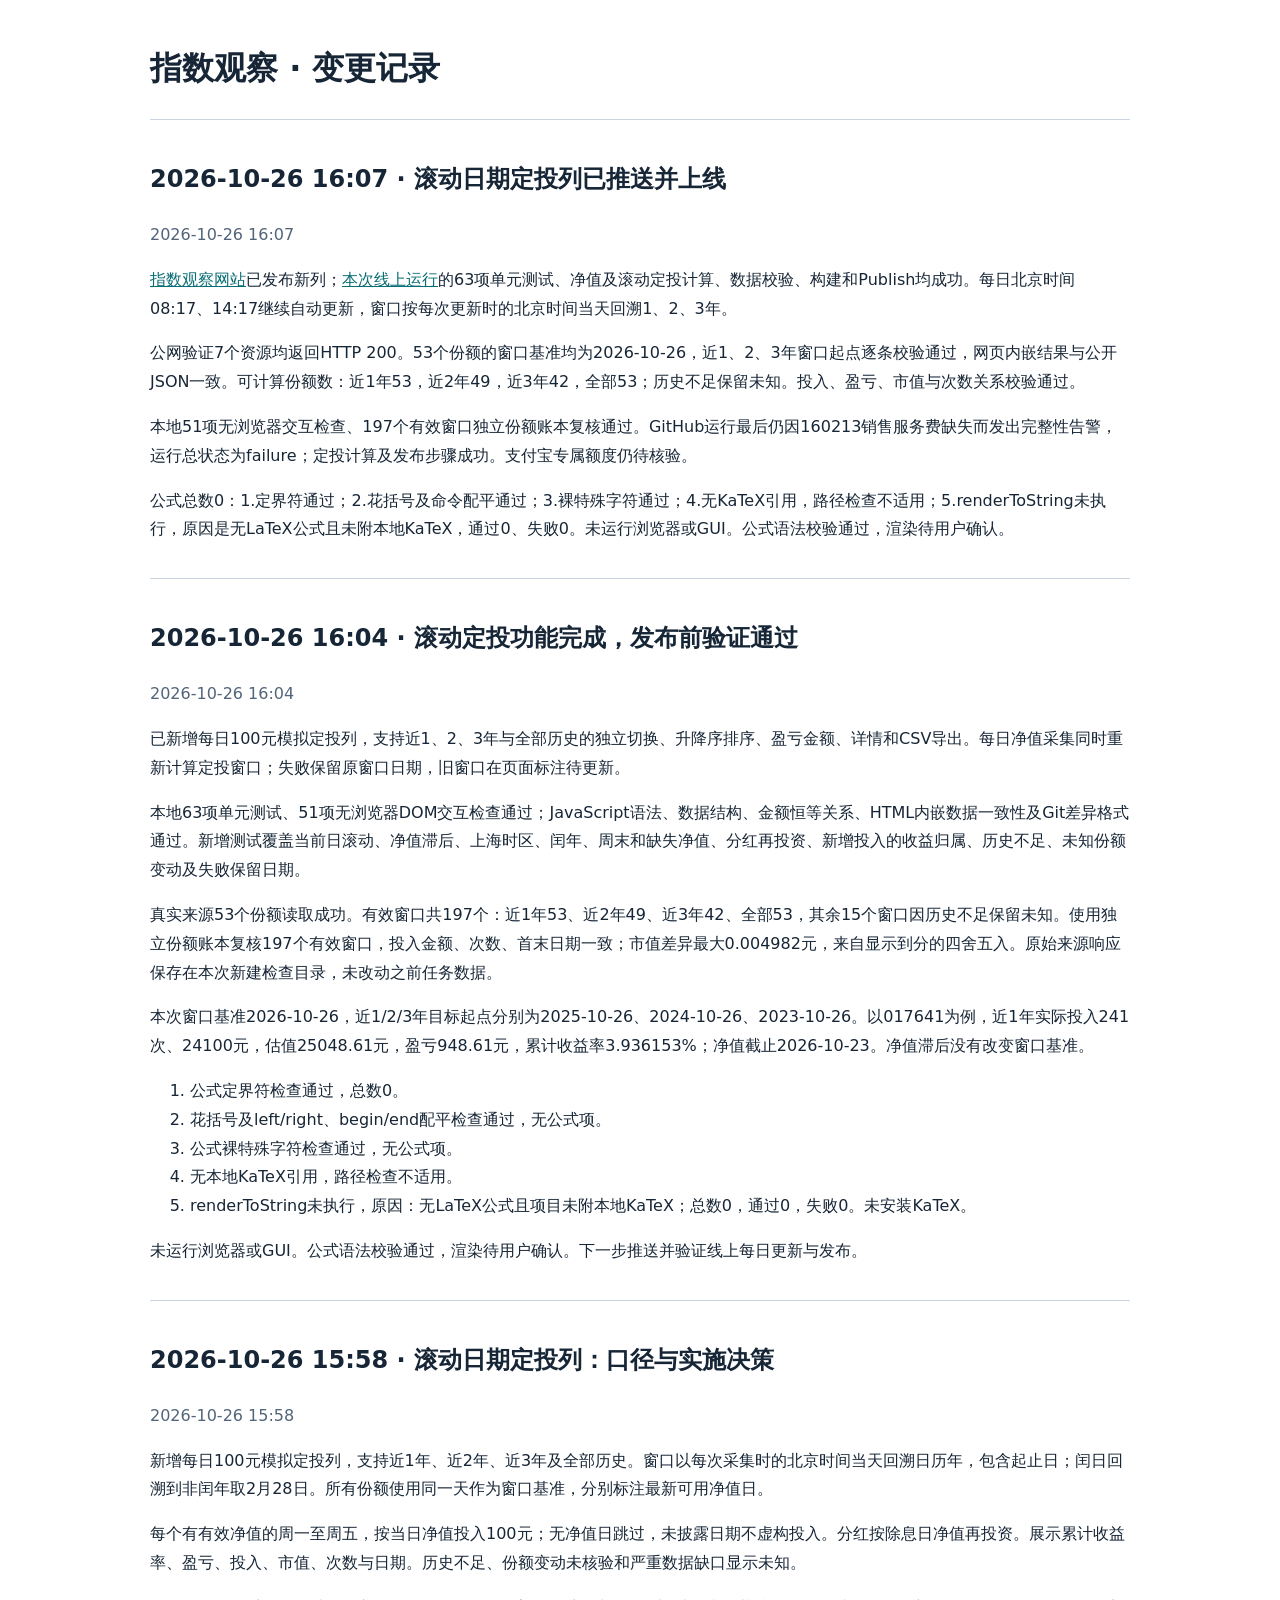
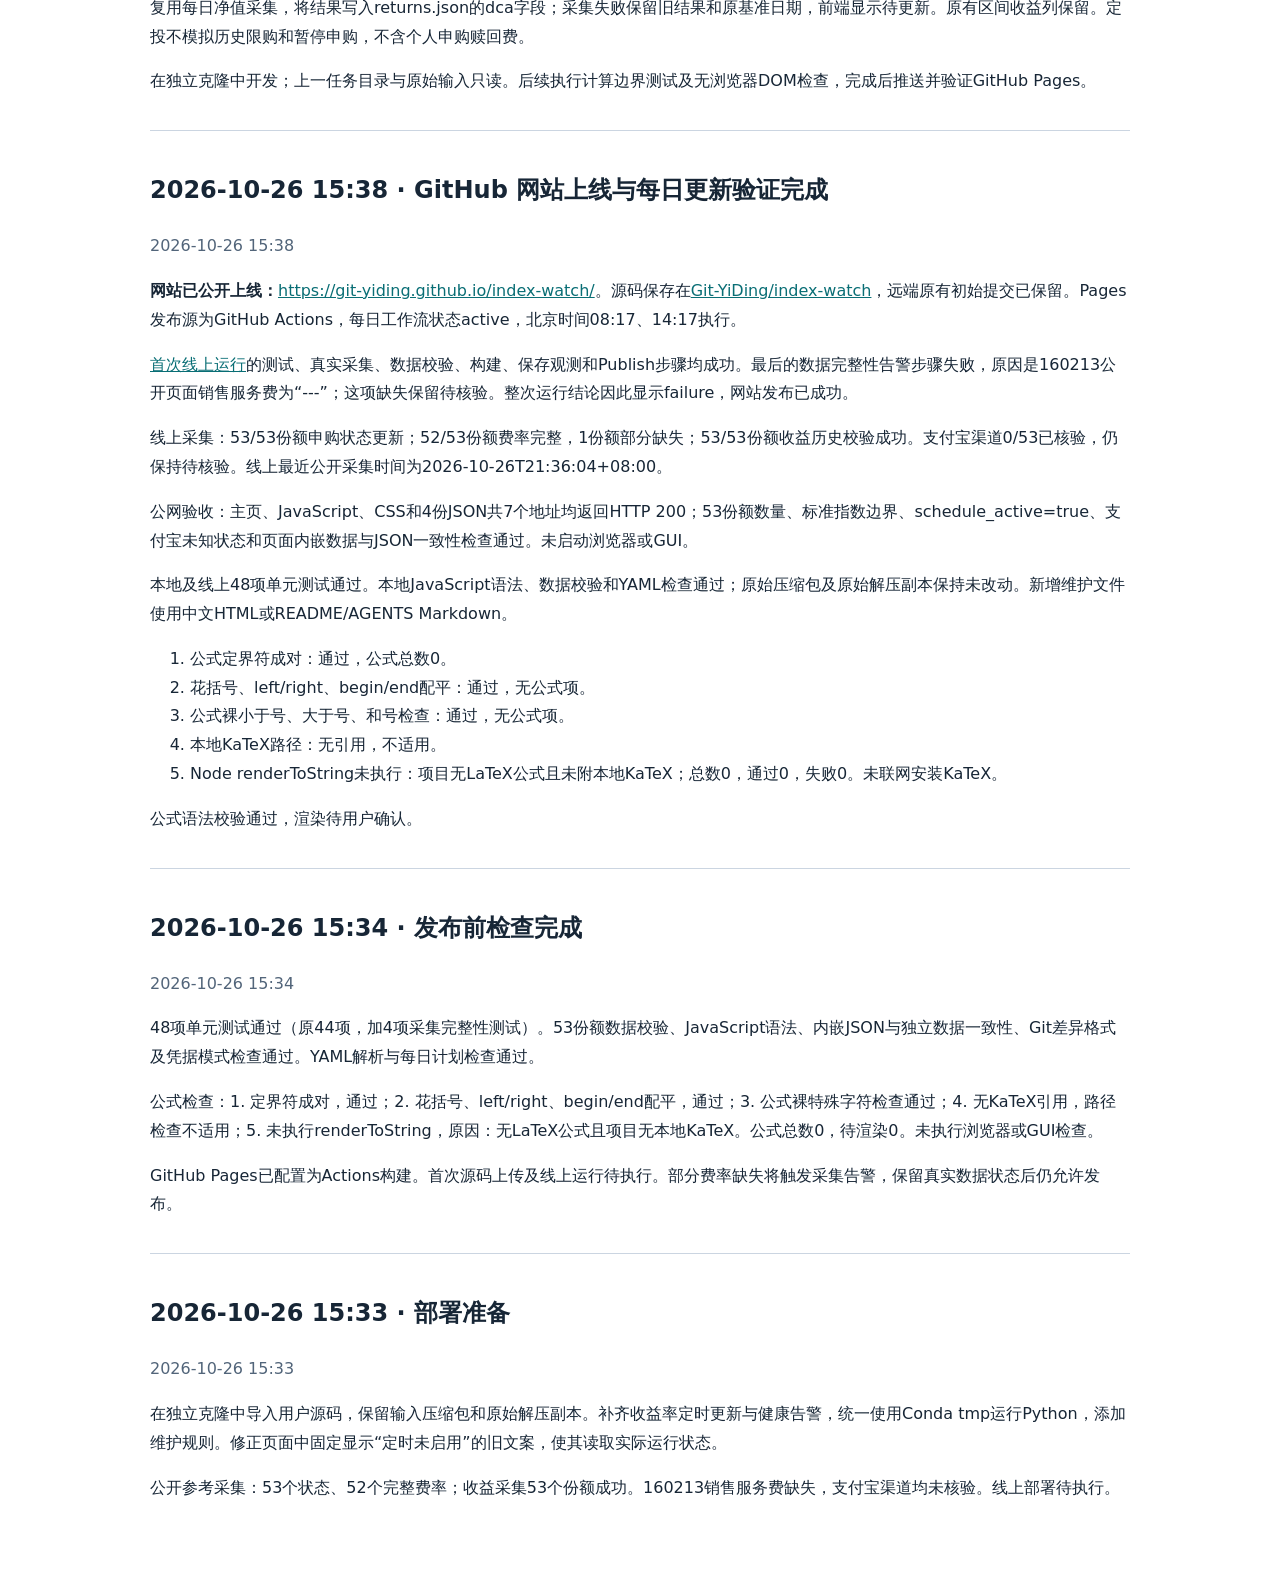
<file: CHANGELOG.html>
<!doctype html><html lang="zh-CN"><head><meta charset="utf-8"><meta name="viewport" content="width=device-width,initial-scale=1"><title>指数观察 · 变更记录</title><style>body{font:16px/1.8 system-ui,sans-serif;max-width:980px;margin:40px auto;padding:0 24px;color:#172636}article{border-top:1px solid #cbd5e1;padding:18px 0}time{color:#52657a}table{border-collapse:collapse}td,th{border:1px solid #cbd5e1;padding:8px;text-align:left}a{color:#096e75}</style></head><body><h1>指数观察 · 变更记录</h1><!-- entries --><article><h2>2026-10-26 16:07 · 滚动日期定投列已推送并上线</h2><time>2026-10-26 16:07</time><p><a href="https://git-yiding.github.io/index-watch/">指数观察网站</a>已发布新列；<a href="https://github.com/Git-YiDing/index-watch/actions/runs/40336247901">本次线上运行</a>的63项单元测试、净值及滚动定投计算、数据校验、构建和Publish均成功。每日北京时间08:17、14:17继续自动更新，窗口按每次更新时的北京时间当天回溯1、2、3年。</p><p>公网验证7个资源均返回HTTP 200。53个份额的窗口基准均为2026-10-26，近1、2、3年窗口起点逐条校验通过，网页内嵌结果与公开JSON一致。可计算份额数：近1年53，近2年49，近3年42，全部53；历史不足保留未知。投入、盈亏、市值与次数关系校验通过。</p><p>本地51项无浏览器交互检查、197个有效窗口独立份额账本复核通过。GitHub运行最后仍因160213销售服务费缺失而发出完整性告警，运行总状态为failure；定投计算及发布步骤成功。支付宝专属额度仍待核验。</p><p>公式总数0：1.定界符通过；2.花括号及命令配平通过；3.裸特殊字符通过；4.无KaTeX引用，路径检查不适用；5.renderToString未执行，原因是无LaTeX公式且未附本地KaTeX，通过0、失败0。未运行浏览器或GUI。公式语法校验通过，渲染待用户确认。</p></article><article><h2>2026-10-26 16:04 · 滚动定投功能完成，发布前验证通过</h2><time>2026-10-26 16:04</time><p>已新增每日100元模拟定投列，支持近1、2、3年与全部历史的独立切换、升降序排序、盈亏金额、详情和CSV导出。每日净值采集同时重新计算定投窗口；失败保留原窗口日期，旧窗口在页面标注待更新。</p><p>本地63项单元测试、51项无浏览器DOM交互检查通过；JavaScript语法、数据结构、金额恒等关系、HTML内嵌数据一致性及Git差异格式通过。新增测试覆盖当前日滚动、净值滞后、上海时区、闰年、周末和缺失净值、分红再投资、新增投入的收益归属、历史不足、未知份额变动及失败保留日期。</p><p>真实来源53个份额读取成功。有效窗口共197个：近1年53、近2年49、近3年42、全部53，其余15个窗口因历史不足保留未知。使用独立份额账本复核197个有效窗口，投入金额、次数、首末日期一致；市值差异最大0.004982元，来自显示到分的四舍五入。原始来源响应保存在本次新建检查目录，未改动之前任务数据。</p><p>本次窗口基准2026-10-26，近1/2/3年目标起点分别为2025-10-26、2024-10-26、2023-10-26。以017641为例，近1年实际投入241次、24100元，估值25048.61元，盈亏948.61元，累计收益率3.936153%；净值截止2026-10-23。净值滞后没有改变窗口基准。</p><ol><li>公式定界符检查通过，总数0。</li><li>花括号及left/right、begin/end配平检查通过，无公式项。</li><li>公式裸特殊字符检查通过，无公式项。</li><li>无本地KaTeX引用，路径检查不适用。</li><li>renderToString未执行，原因：无LaTeX公式且项目未附本地KaTeX；总数0，通过0，失败0。未安装KaTeX。</li></ol><p>未运行浏览器或GUI。公式语法校验通过，渲染待用户确认。下一步推送并验证线上每日更新与发布。</p></article><article><h2>2026-10-26 15:58 · 滚动日期定投列：口径与实施决策</h2><time>2026-10-26 15:58</time><p>新增每日100元模拟定投列，支持近1年、近2年、近3年及全部历史。窗口以每次采集时的北京时间当天回溯日历年，包含起止日；闰日回溯到非闰年取2月28日。所有份额使用同一天作为窗口基准，分别标注最新可用净值日。</p><p>每个有有效净值的周一至周五，按当日净值投入100元；无净值日跳过，未披露日期不虚构投入。分红按除息日净值再投资。展示累计收益率、盈亏、投入、市值、次数与日期。历史不足、份额变动未核验和严重数据缺口显示未知。</p><p>复用每日净值采集，将结果写入returns.json的dca字段；采集失败保留旧结果和原基准日期，前端显示待更新。原有区间收益列保留。定投不模拟历史限购和暂停申购，不含个人申购赎回费。</p><p>在独立克隆中开发；上一任务目录与原始输入只读。后续执行计算边界测试及无浏览器DOM检查，完成后推送并验证GitHub Pages。</p></article><article><h2>2026-10-26 15:38 · GitHub 网站上线与每日更新验证完成</h2><time>2026-10-26 15:38</time><p><strong>网站已公开上线：</strong><a href="https://git-yiding.github.io/index-watch/">https://git-yiding.github.io/index-watch/</a>。源码保存在<a href="https://github.com/Git-YiDing/index-watch">Git-YiDing/index-watch</a>，远端原有初始提交已保留。Pages发布源为GitHub Actions，每日工作流状态active，北京时间08:17、14:17执行。</p><p><a href="https://github.com/Git-YiDing/index-watch/actions/runs/40331788792">首次线上运行</a>的测试、真实采集、数据校验、构建、保存观测和Publish步骤均成功。最后的数据完整性告警步骤失败，原因是160213公开页面销售服务费为“---”；这项缺失保留待核验。整次运行结论因此显示failure，网站发布已成功。</p><p>线上采集：53/53份额申购状态更新；52/53份额费率完整，1份额部分缺失；53/53份额收益历史校验成功。支付宝渠道0/53已核验，仍保持待核验。线上最近公开采集时间为2026-10-26T21:36:04+08:00。</p><p>公网验收：主页、JavaScript、CSS和4份JSON共7个地址均返回HTTP 200；53份额数量、标准指数边界、schedule_active=true、支付宝未知状态和页面内嵌数据与JSON一致性检查通过。未启动浏览器或GUI。</p><p>本地及线上48项单元测试通过。本地JavaScript语法、数据校验和YAML检查通过；原始压缩包及原始解压副本保持未改动。新增维护文件使用中文HTML或README/AGENTS Markdown。</p><ol><li>公式定界符成对：通过，公式总数0。</li><li>花括号、left/right、begin/end配平：通过，无公式项。</li><li>公式裸小于号、大于号、和号检查：通过，无公式项。</li><li>本地KaTeX路径：无引用，不适用。</li><li>Node renderToString未执行：项目无LaTeX公式且未附本地KaTeX；总数0，通过0，失败0。未联网安装KaTeX。</li></ol><p>公式语法校验通过，渲染待用户确认。</p></article><article><h2>2026-10-26 15:34 · 发布前检查完成</h2><time>2026-10-26 15:34</time><p>48项单元测试通过（原44项，加4项采集完整性测试）。53份额数据校验、JavaScript语法、内嵌JSON与独立数据一致性、Git差异格式及凭据模式检查通过。YAML解析与每日计划检查通过。</p><p>公式检查：1. 定界符成对，通过；2. 花括号、left/right、begin/end配平，通过；3. 公式裸特殊字符检查通过；4. 无KaTeX引用，路径检查不适用；5. 未执行renderToString，原因：无LaTeX公式且项目无本地KaTeX。公式总数0，待渲染0。未执行浏览器或GUI检查。</p><p>GitHub Pages已配置为Actions构建。首次源码上传及线上运行待执行。部分费率缺失将触发采集告警，保留真实数据状态后仍允许发布。</p></article><article><h2>2026-10-26 15:33 · 部署准备</h2><time>2026-10-26 15:33</time><p>在独立克隆中导入用户源码，保留输入压缩包和原始解压副本。补齐收益率定时更新与健康告警，统一使用Conda tmp运行Python，添加维护规则。修正页面中固定显示“定时未启用”的旧文案，使其读取实际运行状态。</p><p>公开参考采集：53个状态、52个完整费率；收益采集53个份额成功。160213销售服务费缺失，支付宝渠道均未核验。线上部署待执行。</p></article></body></html>
</file>
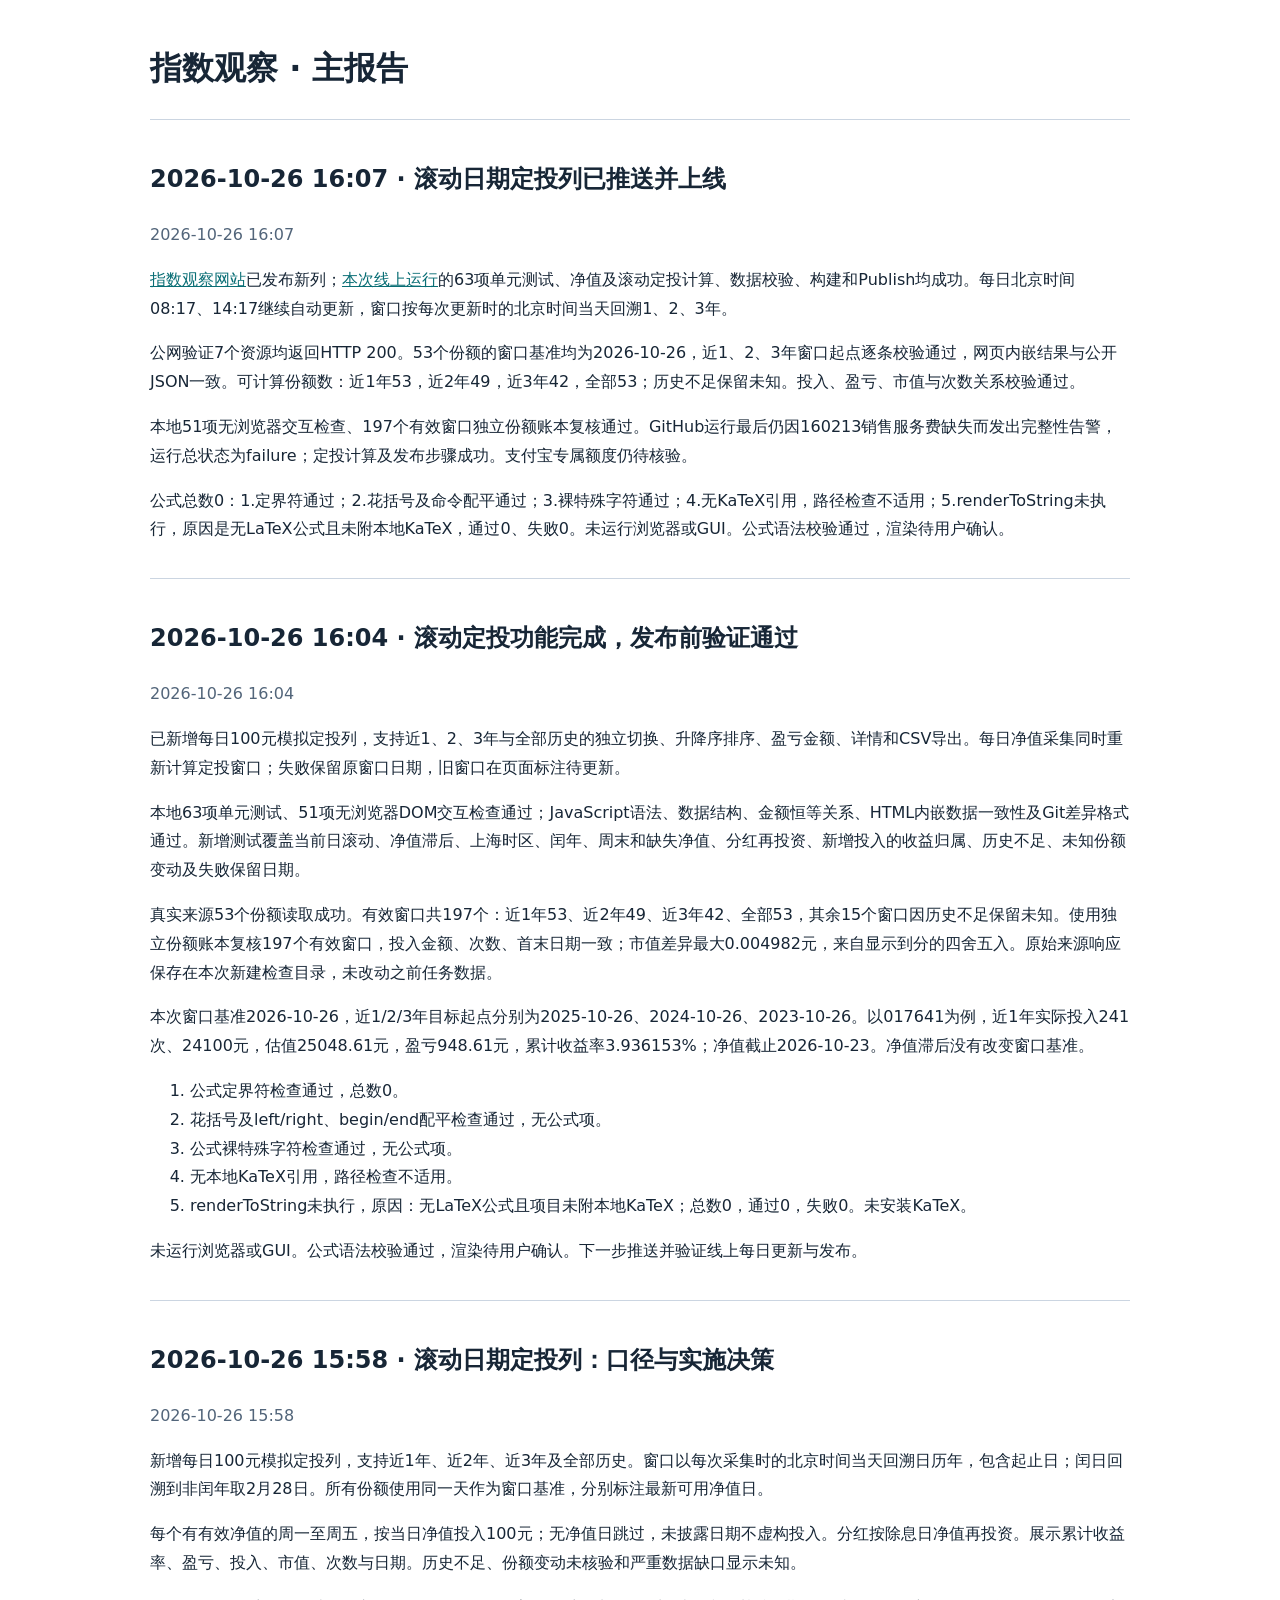
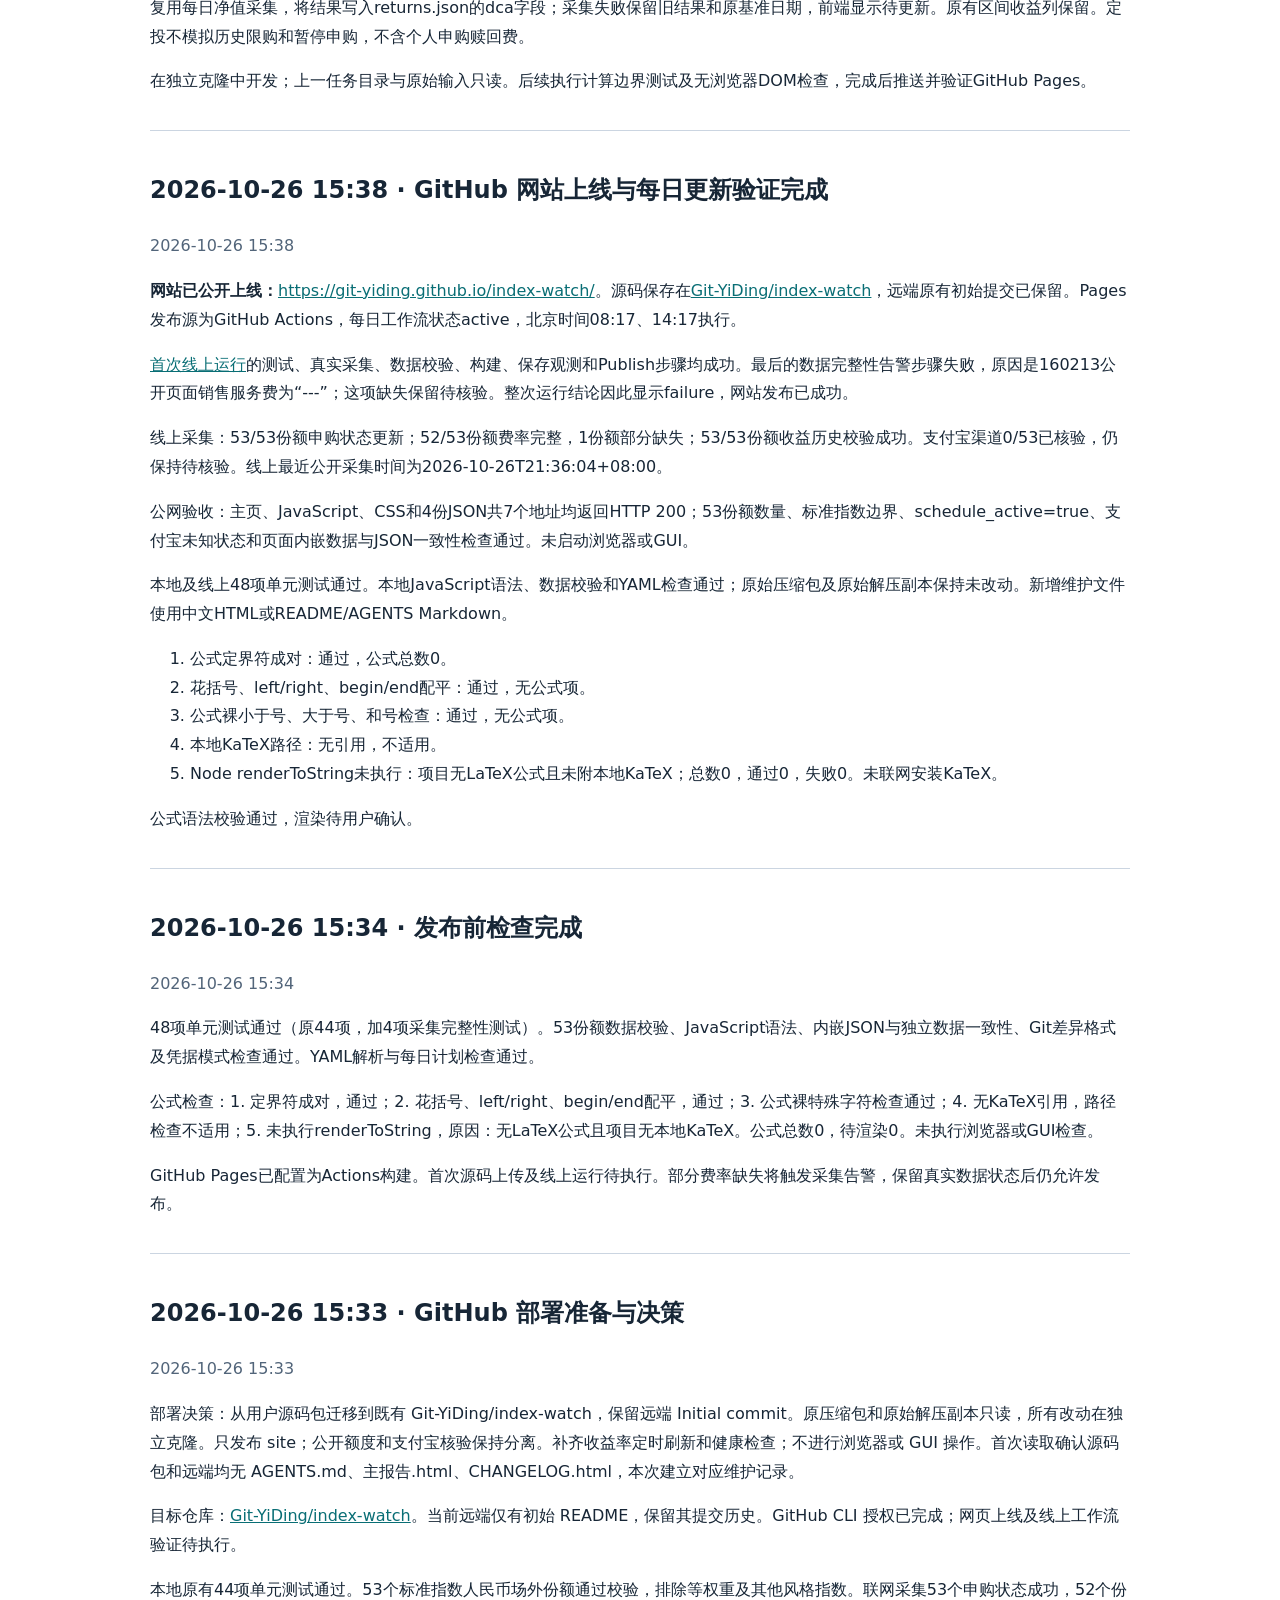
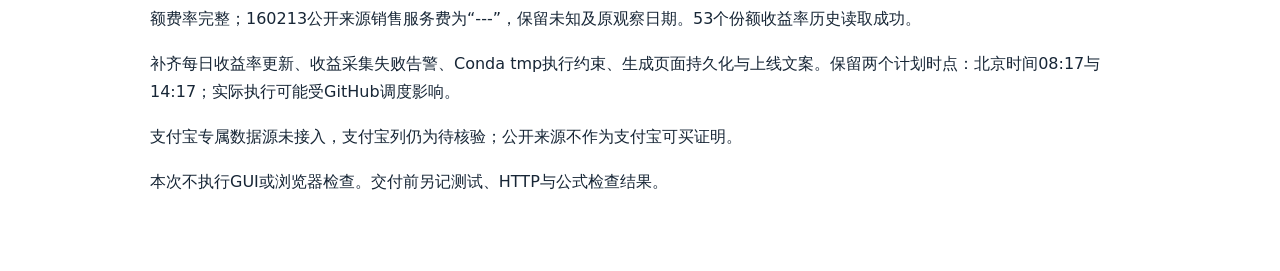
<file: 主报告.html>
<!doctype html><html lang="zh-CN"><head><meta charset="utf-8"><meta name="viewport" content="width=device-width,initial-scale=1"><title>指数观察 · 主报告</title><style>body{font:16px/1.8 system-ui,sans-serif;max-width:980px;margin:40px auto;padding:0 24px;color:#172636}article{border-top:1px solid #cbd5e1;padding:18px 0}time{color:#52657a}table{border-collapse:collapse}td,th{border:1px solid #cbd5e1;padding:8px;text-align:left}a{color:#096e75}</style></head><body><h1>指数观察 · 主报告</h1><!-- entries --><article><h2>2026-10-26 16:07 · 滚动日期定投列已推送并上线</h2><time>2026-10-26 16:07</time><p><a href="https://git-yiding.github.io/index-watch/">指数观察网站</a>已发布新列；<a href="https://github.com/Git-YiDing/index-watch/actions/runs/40336247901">本次线上运行</a>的63项单元测试、净值及滚动定投计算、数据校验、构建和Publish均成功。每日北京时间08:17、14:17继续自动更新，窗口按每次更新时的北京时间当天回溯1、2、3年。</p><p>公网验证7个资源均返回HTTP 200。53个份额的窗口基准均为2026-10-26，近1、2、3年窗口起点逐条校验通过，网页内嵌结果与公开JSON一致。可计算份额数：近1年53，近2年49，近3年42，全部53；历史不足保留未知。投入、盈亏、市值与次数关系校验通过。</p><p>本地51项无浏览器交互检查、197个有效窗口独立份额账本复核通过。GitHub运行最后仍因160213销售服务费缺失而发出完整性告警，运行总状态为failure；定投计算及发布步骤成功。支付宝专属额度仍待核验。</p><p>公式总数0：1.定界符通过；2.花括号及命令配平通过；3.裸特殊字符通过；4.无KaTeX引用，路径检查不适用；5.renderToString未执行，原因是无LaTeX公式且未附本地KaTeX，通过0、失败0。未运行浏览器或GUI。公式语法校验通过，渲染待用户确认。</p></article><article><h2>2026-10-26 16:04 · 滚动定投功能完成，发布前验证通过</h2><time>2026-10-26 16:04</time><p>已新增每日100元模拟定投列，支持近1、2、3年与全部历史的独立切换、升降序排序、盈亏金额、详情和CSV导出。每日净值采集同时重新计算定投窗口；失败保留原窗口日期，旧窗口在页面标注待更新。</p><p>本地63项单元测试、51项无浏览器DOM交互检查通过；JavaScript语法、数据结构、金额恒等关系、HTML内嵌数据一致性及Git差异格式通过。新增测试覆盖当前日滚动、净值滞后、上海时区、闰年、周末和缺失净值、分红再投资、新增投入的收益归属、历史不足、未知份额变动及失败保留日期。</p><p>真实来源53个份额读取成功。有效窗口共197个：近1年53、近2年49、近3年42、全部53，其余15个窗口因历史不足保留未知。使用独立份额账本复核197个有效窗口，投入金额、次数、首末日期一致；市值差异最大0.004982元，来自显示到分的四舍五入。原始来源响应保存在本次新建检查目录，未改动之前任务数据。</p><p>本次窗口基准2026-10-26，近1/2/3年目标起点分别为2025-10-26、2024-10-26、2023-10-26。以017641为例，近1年实际投入241次、24100元，估值25048.61元，盈亏948.61元，累计收益率3.936153%；净值截止2026-10-23。净值滞后没有改变窗口基准。</p><ol><li>公式定界符检查通过，总数0。</li><li>花括号及left/right、begin/end配平检查通过，无公式项。</li><li>公式裸特殊字符检查通过，无公式项。</li><li>无本地KaTeX引用，路径检查不适用。</li><li>renderToString未执行，原因：无LaTeX公式且项目未附本地KaTeX；总数0，通过0，失败0。未安装KaTeX。</li></ol><p>未运行浏览器或GUI。公式语法校验通过，渲染待用户确认。下一步推送并验证线上每日更新与发布。</p></article><article><h2>2026-10-26 15:58 · 滚动日期定投列：口径与实施决策</h2><time>2026-10-26 15:58</time><p>新增每日100元模拟定投列，支持近1年、近2年、近3年及全部历史。窗口以每次采集时的北京时间当天回溯日历年，包含起止日；闰日回溯到非闰年取2月28日。所有份额使用同一天作为窗口基准，分别标注最新可用净值日。</p><p>每个有有效净值的周一至周五，按当日净值投入100元；无净值日跳过，未披露日期不虚构投入。分红按除息日净值再投资。展示累计收益率、盈亏、投入、市值、次数与日期。历史不足、份额变动未核验和严重数据缺口显示未知。</p><p>复用每日净值采集，将结果写入returns.json的dca字段；采集失败保留旧结果和原基准日期，前端显示待更新。原有区间收益列保留。定投不模拟历史限购和暂停申购，不含个人申购赎回费。</p><p>在独立克隆中开发；上一任务目录与原始输入只读。后续执行计算边界测试及无浏览器DOM检查，完成后推送并验证GitHub Pages。</p></article><article><h2>2026-10-26 15:38 · GitHub 网站上线与每日更新验证完成</h2><time>2026-10-26 15:38</time><p><strong>网站已公开上线：</strong><a href="https://git-yiding.github.io/index-watch/">https://git-yiding.github.io/index-watch/</a>。源码保存在<a href="https://github.com/Git-YiDing/index-watch">Git-YiDing/index-watch</a>，远端原有初始提交已保留。Pages发布源为GitHub Actions，每日工作流状态active，北京时间08:17、14:17执行。</p><p><a href="https://github.com/Git-YiDing/index-watch/actions/runs/40331788792">首次线上运行</a>的测试、真实采集、数据校验、构建、保存观测和Publish步骤均成功。最后的数据完整性告警步骤失败，原因是160213公开页面销售服务费为“---”；这项缺失保留待核验。整次运行结论因此显示failure，网站发布已成功。</p><p>线上采集：53/53份额申购状态更新；52/53份额费率完整，1份额部分缺失；53/53份额收益历史校验成功。支付宝渠道0/53已核验，仍保持待核验。线上最近公开采集时间为2026-10-26T21:36:04+08:00。</p><p>公网验收：主页、JavaScript、CSS和4份JSON共7个地址均返回HTTP 200；53份额数量、标准指数边界、schedule_active=true、支付宝未知状态和页面内嵌数据与JSON一致性检查通过。未启动浏览器或GUI。</p><p>本地及线上48项单元测试通过。本地JavaScript语法、数据校验和YAML检查通过；原始压缩包及原始解压副本保持未改动。新增维护文件使用中文HTML或README/AGENTS Markdown。</p><ol><li>公式定界符成对：通过，公式总数0。</li><li>花括号、left/right、begin/end配平：通过，无公式项。</li><li>公式裸小于号、大于号、和号检查：通过，无公式项。</li><li>本地KaTeX路径：无引用，不适用。</li><li>Node renderToString未执行：项目无LaTeX公式且未附本地KaTeX；总数0，通过0，失败0。未联网安装KaTeX。</li></ol><p>公式语法校验通过，渲染待用户确认。</p></article><article><h2>2026-10-26 15:34 · 发布前检查完成</h2><time>2026-10-26 15:34</time><p>48项单元测试通过（原44项，加4项采集完整性测试）。53份额数据校验、JavaScript语法、内嵌JSON与独立数据一致性、Git差异格式及凭据模式检查通过。YAML解析与每日计划检查通过。</p><p>公式检查：1. 定界符成对，通过；2. 花括号、left/right、begin/end配平，通过；3. 公式裸特殊字符检查通过；4. 无KaTeX引用，路径检查不适用；5. 未执行renderToString，原因：无LaTeX公式且项目无本地KaTeX。公式总数0，待渲染0。未执行浏览器或GUI检查。</p><p>GitHub Pages已配置为Actions构建。首次源码上传及线上运行待执行。部分费率缺失将触发采集告警，保留真实数据状态后仍允许发布。</p></article><article><h2>2026-10-26 15:33 · GitHub 部署准备与决策</h2><time>2026-10-26 15:33</time><p>部署决策：从用户源码包迁移到既有 Git-YiDing/index-watch，保留远端 Initial commit。原压缩包和原始解压副本只读，所有改动在独立克隆。只发布 site；公开额度和支付宝核验保持分离。补齐收益率定时刷新和健康检查；不进行浏览器或 GUI 操作。首次读取确认源码包和远端均无 AGENTS.md、主报告.html、CHANGELOG.html，本次建立对应维护记录。</p><p>目标仓库：<a href="https://github.com/Git-YiDing/index-watch">Git-YiDing/index-watch</a>。当前远端仅有初始 README，保留其提交历史。GitHub CLI 授权已完成；网页上线及线上工作流验证待执行。</p><p>本地原有44项单元测试通过。53个标准指数人民币场外份额通过校验，排除等权重及其他风格指数。联网采集53个申购状态成功，52个份额费率完整；160213公开来源销售服务费为“---”，保留未知及原观察日期。53个份额收益率历史读取成功。</p><p>补齐每日收益率更新、收益采集失败告警、Conda tmp执行约束、生成页面持久化与上线文案。保留两个计划时点：北京时间08:17与14:17；实际执行可能受GitHub调度影响。</p><p>支付宝专属数据源未接入，支付宝列仍为待核验；公开来源不作为支付宝可买证明。</p><p>本次不执行GUI或浏览器检查。交付前另记测试、HTTP与公式检查结果。</p></article></body></html>
</file>
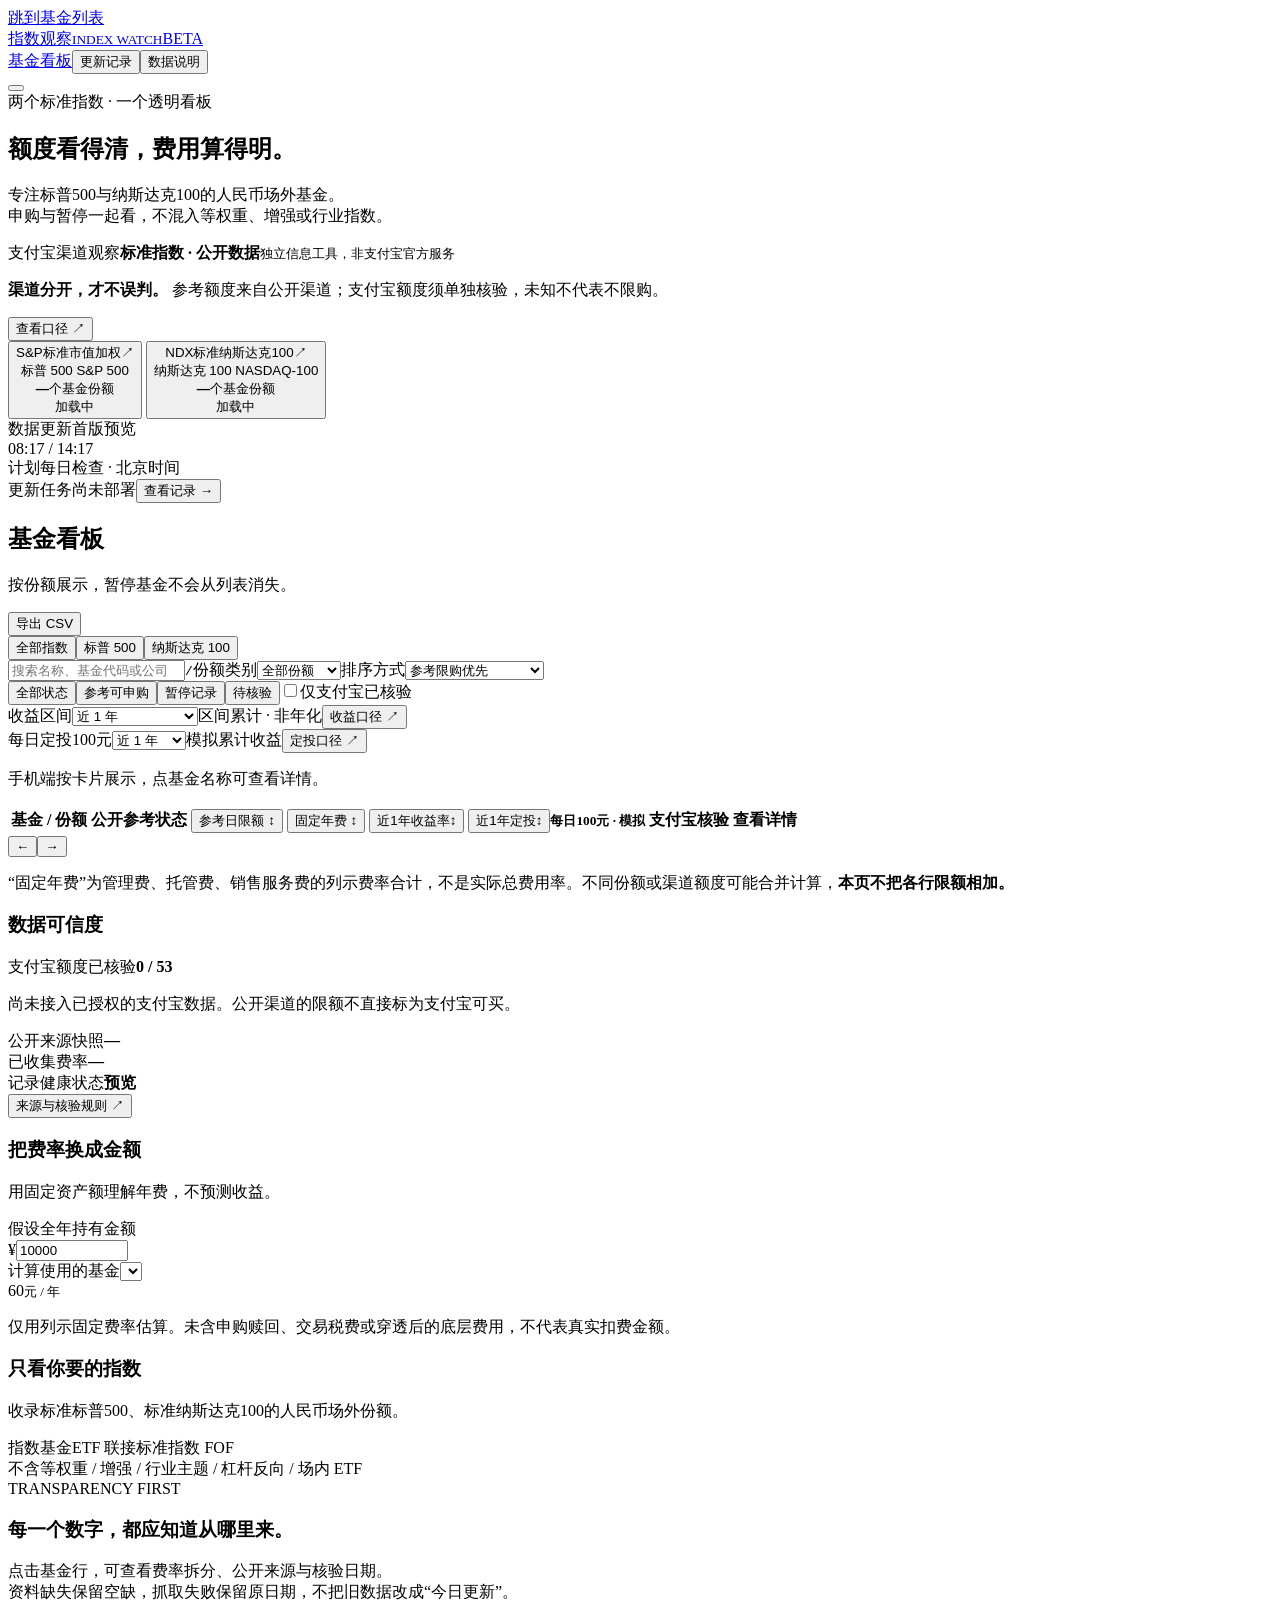
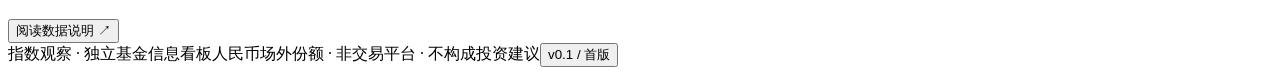
<file: site/template.html>
<!doctype html>
<html lang="zh-CN">
<head>
<meta charset="utf-8"><meta name="viewport" content="width=device-width,initial-scale=1">
<meta name="description" content="标普500与纳斯达克100场外基金观察站：比较公开申购额度、暂停状态与固定年费，独立标注支付宝渠道核验状态。">
<meta name="theme-color" content="#f6f8fa">
<title>指数观察 · 标普500与纳斯达克100基金看板</title>
<style>/*__CSS__*/</style>
</head>
<body>
<a class="skip-link" href="#funds">跳到基金列表</a>
<header class="topbar">
 <div class="shell header-inner">
  <a class="brand" href="#" aria-label="指数观察首页"><span class="brand-mark" aria-hidden="true"><i></i><i></i><i></i></span><span>指数观察<small>INDEX WATCH</small></span><span class="beta">BETA</span></a>
  <nav aria-label="主导航"><a class="active" href="#funds">基金看板</a><button data-modal="history">更新记录</button><button data-modal="method">数据说明</button></nav>
  <div class="header-right"><span id="snapshot-badge" class="header-date"></span><button class="icon-button" id="theme-toggle" aria-label="切换深色模式" title="切换深色模式"><span data-icon="moon"></span></button></div>
 </div>
</header>
<main class="shell">
 <section class="hero">
  <div class="hero-copy"><div class="eyebrow"><span class="tiny-square"></span> 两个标准指数 · 一个透明看板</div><h1>额度看得清，<span>费用算得明。</span></h1><p>专注标普500与纳斯达克100的人民币场外基金。<br class="mobile-br">申购与暂停一起看，不混入等权重、增强或行业指数。</p></div>
  <div class="hero-stamp"><span class="stamp-icon" data-icon="layers"></span><div><span class="stamp-label">支付宝渠道观察</span><strong>标准指数 · 公开数据</strong><small>独立信息工具，非支付宝官方服务</small></div></div>
 </section>
 <div class="notice" id="scope-notice"><span data-icon="info"></span><p><strong>渠道分开，才不误判。</strong> 参考额度来自公开渠道；支付宝额度须单独核验，未知不代表不限购。</p><button data-modal="method">查看口径 <span aria-hidden="true">↗</span></button></div>
 <section class="overview" aria-label="指数概览">
  <button class="overview-card sp-card" data-index="sp500"><div class="card-top"><span class="index-symbol">S&P</span><span class="chip">标准市值加权</span><span class="card-arrow">↗</span></div><div class="index-name">标普 500 <span>S&P 500</span></div><div class="card-value"><strong id="sp-count">—</strong><span>个基金份额</span></div><div class="card-foot" id="sp-foot">加载中</div></button>
  <button class="overview-card ndx-card" data-index="nasdaq100"><div class="card-top"><span class="index-symbol">NDX</span><span class="chip">标准纳斯达克100</span><span class="card-arrow">↗</span></div><div class="index-name">纳斯达克 100 <span>NASDAQ-100</span></div><div class="card-value"><strong id="ndx-count">—</strong><span>个基金份额</span></div><div class="card-foot" id="ndx-foot">加载中</div></button>
  <article class="overview-card update-card"><div class="card-top"><span class="update-label"><span data-icon="refresh"></span> 数据更新</span><span id="run-badge" class="chip amber">首版预览</span></div><div class="update-time">08:17 <span>/</span> 14:17</div><div class="update-caption">计划每日检查 · 北京时间</div><div class="card-foot"><span id="run-description">更新任务尚未部署</span><button data-modal="history" aria-label="查看更新记录">查看记录 <span>→</span></button></div></article>
 </section>
 <section class="workspace" id="funds">
  <div class="main-column">
   <div class="section-heading"><div><h2>基金看板 <span id="total-count" class="count-chip"></span></h2><p>按份额展示，暂停基金不会从列表消失。</p></div><button class="text-button" id="export-button"><span data-icon="download"></span> 导出 CSV</button></div>
   <div class="board">
    <div class="tabs" role="tablist" aria-label="选择指数"><button role="tab" aria-selected="true" data-tab="all" class="selected">全部指数 <span id="tab-all"></span></button><button role="tab" aria-selected="false" data-tab="sp500">标普 500 <span id="tab-sp"></span></button><button role="tab" aria-selected="false" data-tab="nasdaq100">纳斯达克 100 <span id="tab-ndx"></span></button></div>
    <div class="filterbar"><label class="search"><span data-icon="search"></span><input id="search" type="search" placeholder="搜索名称、基金代码或公司" aria-label="搜索基金"><kbd>/</kbd></label><label class="select-wrap"><span class="sr-only">份额类别</span><select id="class-filter"><option value="all">全部份额</option><option value="A">A 类</option><option value="C">C 类</option><option value="other">D / E / I 类</option></select></label><label class="select-wrap"><span class="sr-only">排序方式</span><select id="sort-select"><option value="smart">参考限购优先</option><option value="fee-asc">年费从低到高</option><option value="fee-desc">年费从高到低</option><option value="limit-desc">额度从高到低</option><option value="return-desc">收益率从高到低</option><option value="return-asc">收益率从低到高</option><option value="dca-desc">定投收益率从高到低</option><option value="dca-asc">定投收益率从低到高</option><option value="code">基金代码</option></select></label></div>
    <div class="statusbar" role="group" aria-label="筛选申购状态"><button data-status="all" class="chosen">全部状态</button><button data-status="available"><i class="dot green"></i>参考可申购</button><button data-status="paused"><i class="dot gray"></i>暂停记录</button><button data-status="unknown"><i class="dot amber-dot"></i>待核验</button><label class="only-verified"><input type="checkbox" id="verified-only"><span>仅支付宝已核验</span></label></div>
    <div class="performancebar"><label for="return-period">收益区间</label><select id="return-period"><option value="1y">近 1 年</option><option value="2y">近 2 年</option><option value="3y">近 3 年</option><option value="4y">近 4 年</option><option value="5y">近 5 年</option><option value="all">全部（可得历史）</option></select><span>区间累计 · 非年化</span><button data-modal="returns">收益口径 <span aria-hidden="true">↗</span></button></div>
    <div class="performancebar dcabar"><label for="dca-period">每日定投100元</label><select id="dca-period"><option value="1y">近 1 年</option><option value="2y">近 2 年</option><option value="3y">近 3 年</option><option value="all">全部历史</option></select><span>模拟累计收益</span><button data-modal="dca">定投口径 <span aria-hidden="true">↗</span></button><small id="dca-window-note"></small></div>
    <p class="mobile-table-hint">手机端按卡片展示，点基金名称可查看详情。</p><div class="table-scroll"><table><thead><tr><th scope="col">基金 / 份额</th><th scope="col">公开参考状态</th><th scope="col"><button id="sort-limit">参考日限额 <span>↕</span></button></th><th scope="col"><button id="sort-fee">固定年费 <span>↕</span></button></th><th scope="col" class="return-heading" aria-sort="none"><button id="sort-return"><span id="return-heading-label">近1年收益率</span><span id="return-sort-icon" aria-hidden="true">↕</span></button></th><th scope="col" class="dca-heading" aria-sort="none"><button id="sort-dca"><span id="dca-heading-label">近1年定投</span><span id="dca-sort-icon" aria-hidden="true">↕</span></button><small>每日100元 · 模拟</small></th><th scope="col">支付宝核验</th><th scope="col"><span class="sr-only">查看详情</span></th></tr></thead><tbody id="fund-rows"></tbody></table></div>
    <div id="empty-state" class="empty-state" hidden><span data-icon="search"></span><h3>没有符合条件的基金</h3><p id="empty-description">试试更换关键词或筛选条件。</p><button id="reset-button" class="primary-button">重置筛选</button></div>
    <div class="table-footer"><span id="result-count" aria-live="polite"></span><div class="pagination"><button id="prev-page" aria-label="上一页">←</button><span id="page-label"></span><button id="next-page" aria-label="下一页">→</button></div></div>
   </div>
   <div class="table-note"><span data-icon="info"></span><p>“固定年费”为管理费、托管费、销售服务费的列示费率合计，不是实际总费用率。不同份额或渠道额度可能合并计算，<strong>本页不把各行限额相加。</strong></p></div>
  </div>
  <aside class="sidebar">
   <section class="side-card status-panel"><div class="side-title"><span data-icon="shield"></span><h3>数据可信度</h3></div><div class="trust-row"><span>支付宝额度已核验</span><strong id="verified-count">0 / 53</strong></div><div class="trust-track"><span id="trust-progress"></span></div><p class="side-muted" id="trust-copy">尚未接入已授权的支付宝数据。公开渠道的限额不直接标为支付宝可买。</p><div class="status-lines"><div><span>公开来源快照</span><strong id="snapshot-date">—</strong></div><div><span>已收集费率</span><strong id="fee-coverage">—</strong></div><div><span>记录健康状态</span><strong id="health-state">预览</strong></div></div><button class="side-link" data-modal="method">来源与核验规则 <span>↗</span></button></section>
   <section class="side-card cost-panel"><div class="side-title"><span data-icon="calculator"></span><h3>把费率换成金额</h3></div><p class="side-muted">用固定资产额理解年费，不预测收益。</p><label class="amount-label" for="principal">假设全年持有金额</label><div class="amount-input"><span>¥</span><input type="number" id="principal" min="0" max="1000000000" step="1000" value="10000" inputmode="decimal" aria-label="全年固定持有金额"></div><label class="sr-only" for="calc-fund">计算使用的基金</label><select id="calc-fund" class="calc-select"></select><div class="cost-value"><span id="calc-result">60</span><small>元 / 年</small></div><div class="cost-equation" id="calc-equation"></div><p class="fineprint">仅用列示固定费率估算。未含申购赎回、交易税费或穿透后的底层费用，不代表真实扣费金额。</p></section>
   <section class="side-card scope-panel"><div class="side-title"><span data-icon="check-circle"></span><h3>只看你要的指数</h3></div><p>收录标准标普500、标准纳斯达克100的人民币场外份额。</p><div class="scope-tags"><span>指数基金</span><span>ETF 联接</span><span>标准指数 FOF</span></div><div class="scope-excluded">不含等权重 / 增强 / 行业主题 / 杠杆反向 / 场内 ETF</div></section>
  </aside>
 </section>
 <section class="bottom-note"><div><span class="small-label">TRANSPARENCY FIRST</span><h3>每一个数字，都应知道从哪里来。</h3></div><p>点击基金行，可查看费率拆分、公开来源与核验日期。<br>资料缺失保留空缺，抓取失败保留原日期，不把旧数据改成“今日更新”。</p><button class="outline-button" data-modal="method">阅读数据说明 <span>↗</span></button></section>
</main>
<footer class="shell footer"><span>指数观察 <span class="footer-dot">·</span> 独立基金信息看板</span><span>人民币场外份额 · 非交易平台 · 不构成投资建议</span><button data-modal="about">v0.1 / 首版</button></footer>
<dialog id="detail-dialog" class="detail-dialog" aria-labelledby="detail-title"><div id="detail-content"></div></dialog>
<dialog id="info-dialog" class="info-dialog" aria-labelledby="info-title"><div class="dialog-top"><span class="small-label">INDEX WATCH / NOTES</span><button class="icon-button close-dialog" aria-label="关闭"><span data-icon="x"></span></button></div><div id="info-content"></div></dialog>
<div id="toast" class="toast" role="status" aria-live="polite"></div>
<noscript><div class="noscript-note">此看板需要 JavaScript 才能显示筛选和基金数据。请启用 JavaScript，或读取发布包中的 data/funds.json。</div></noscript>
<script id="seed-data" type="application/json">/*__DATA__*/</script>
<script>/*__JS__*/</script>
</body></html>
</file>
